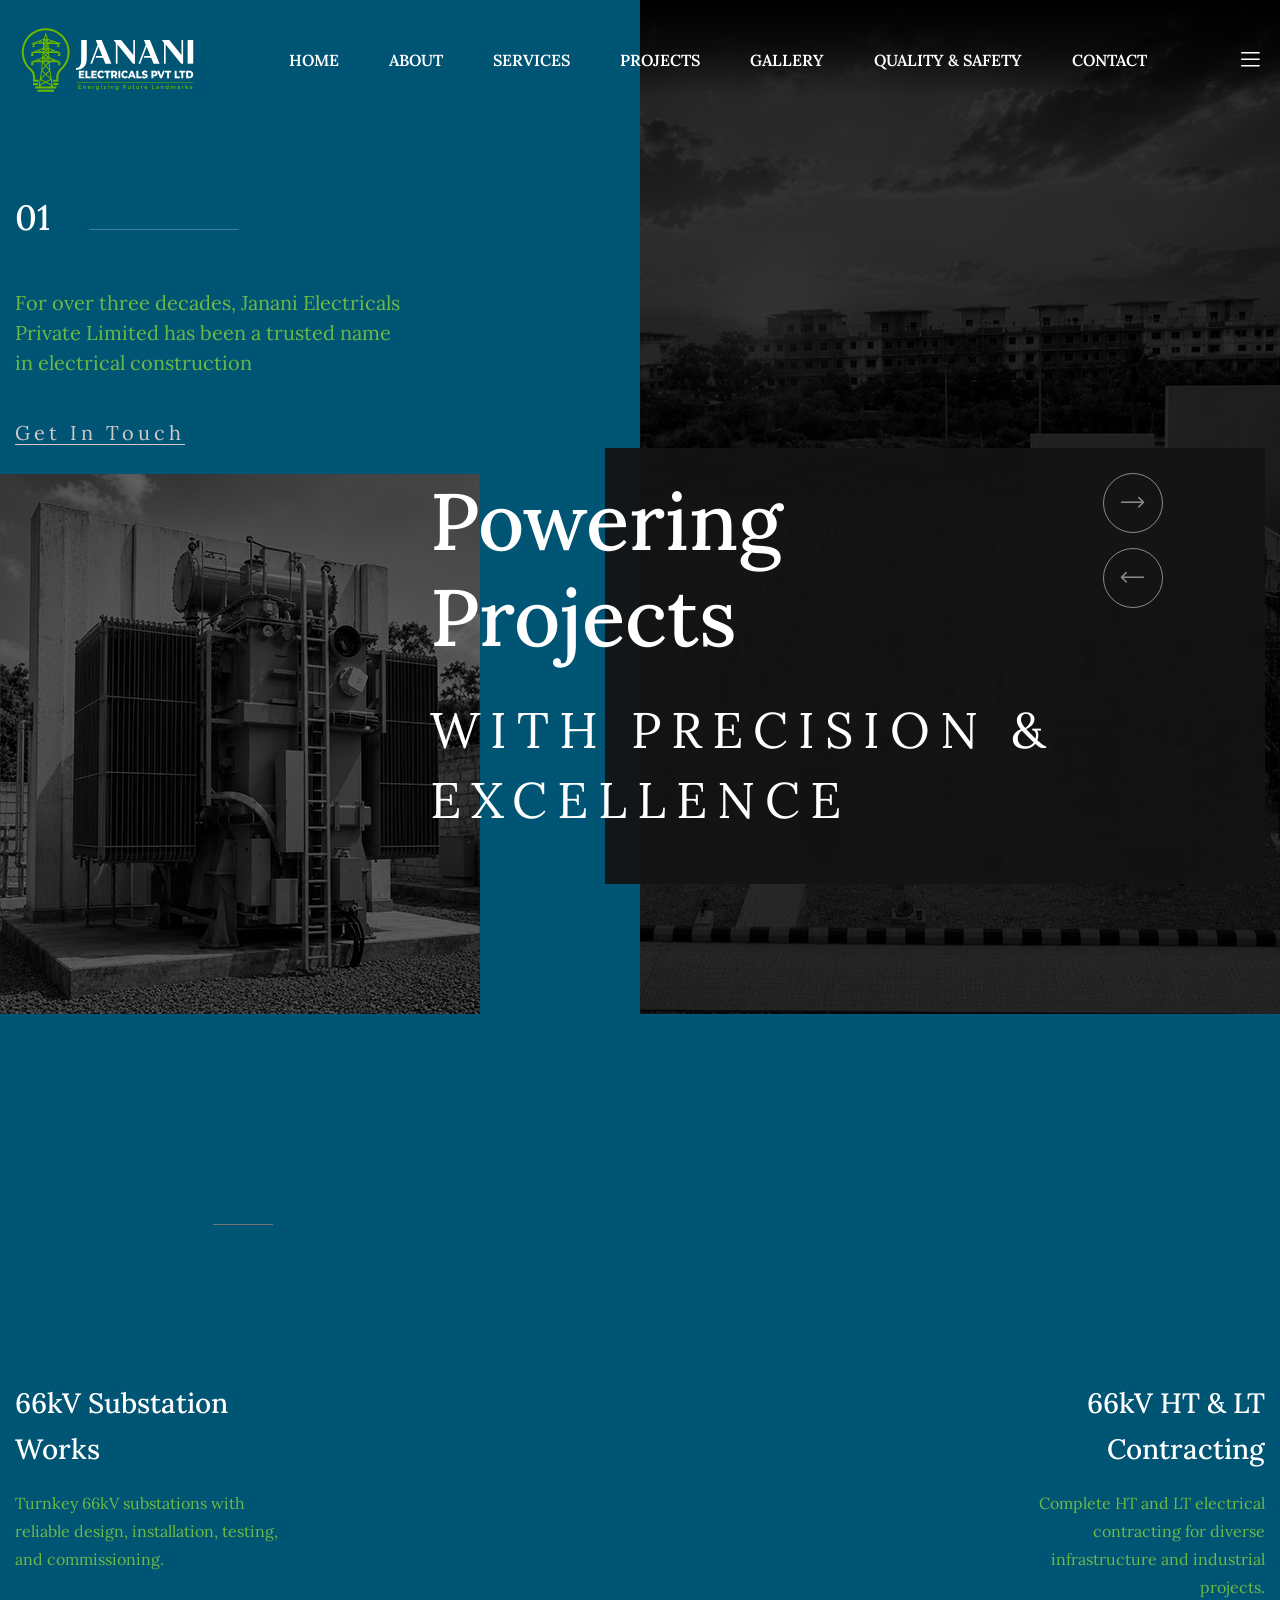
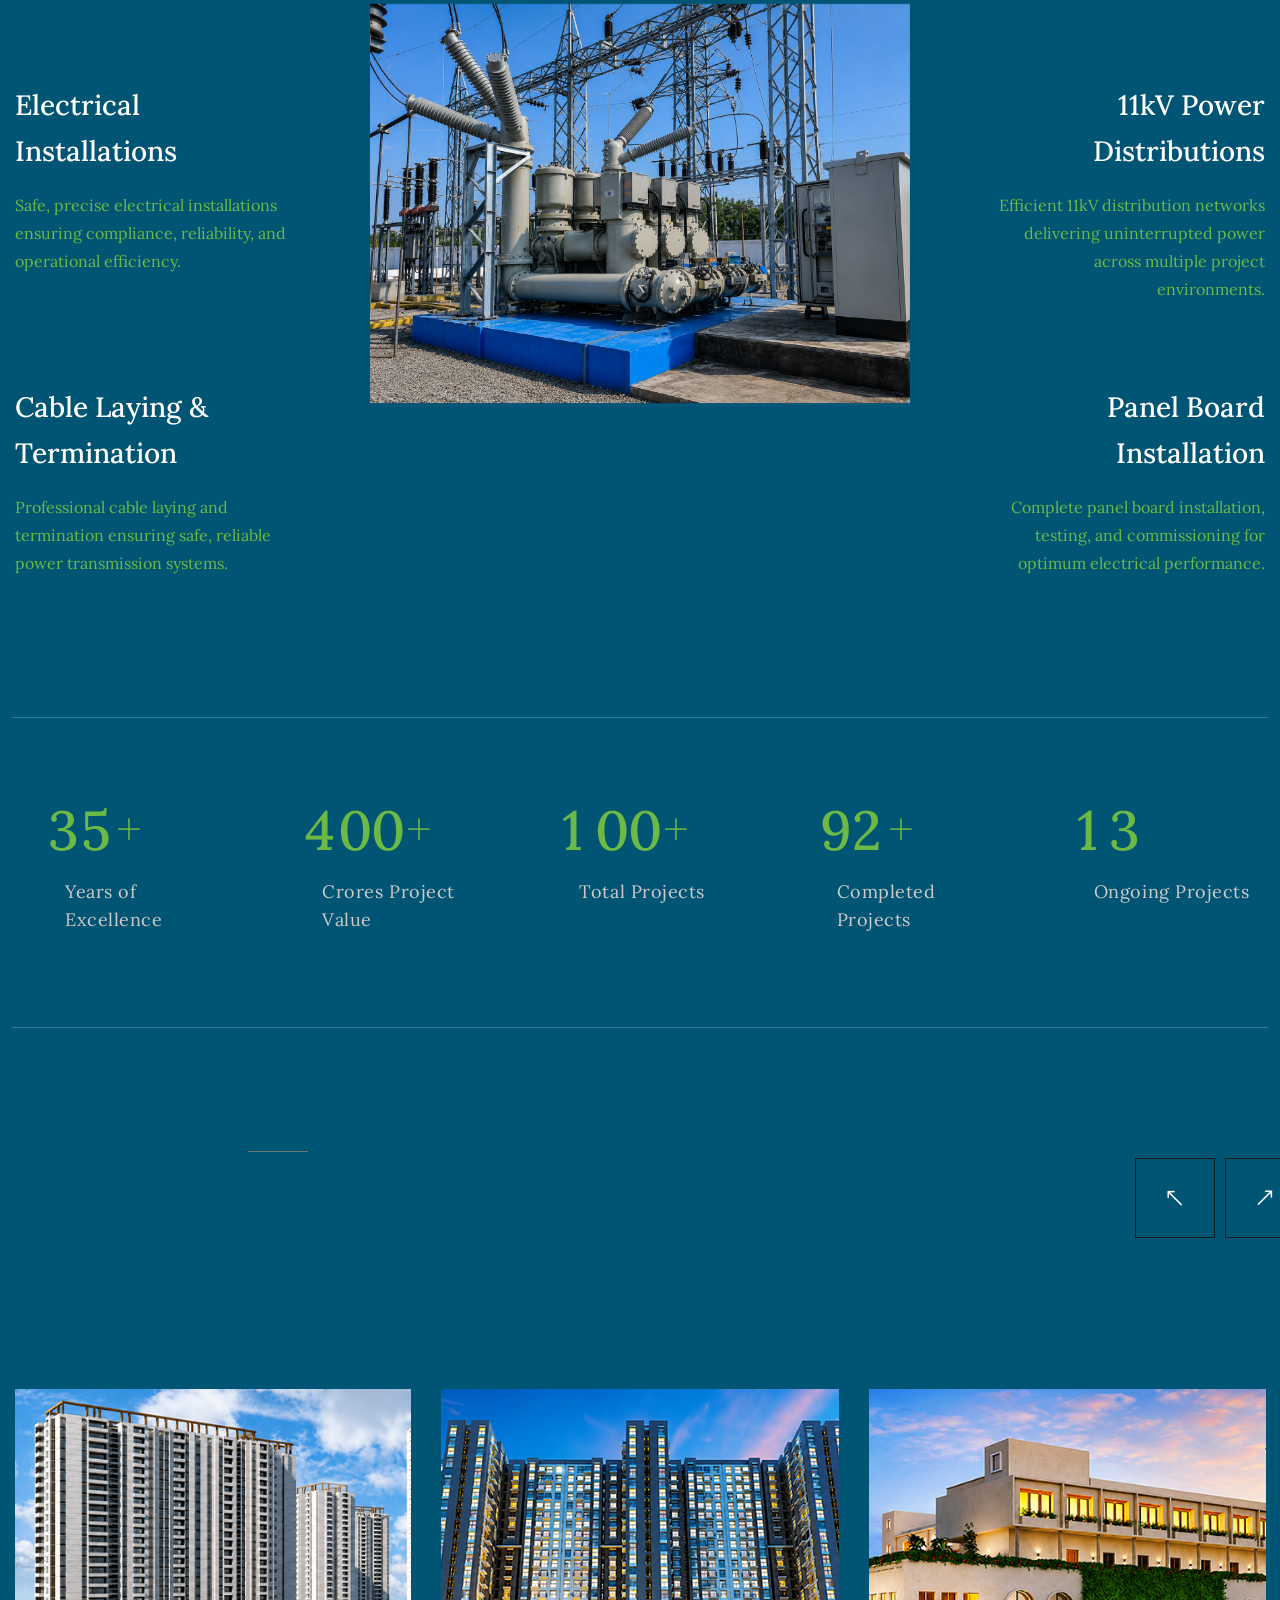
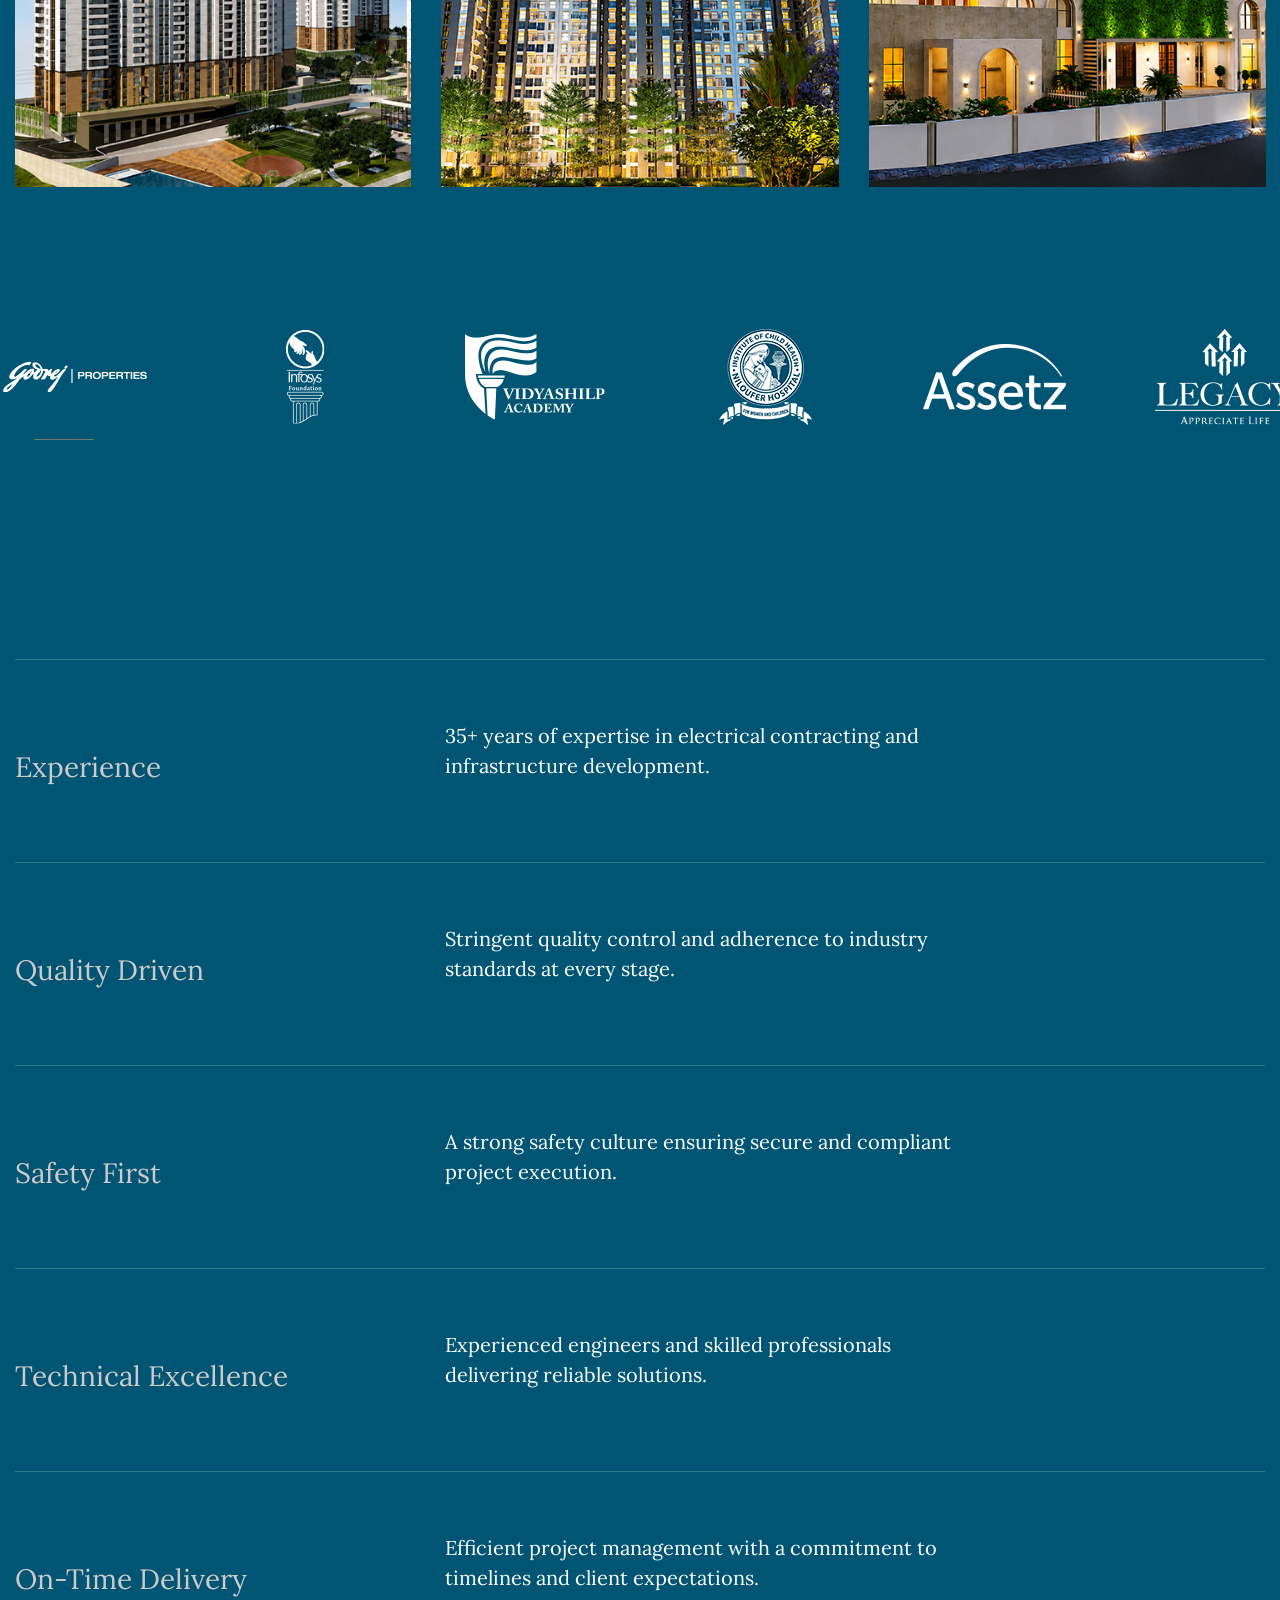
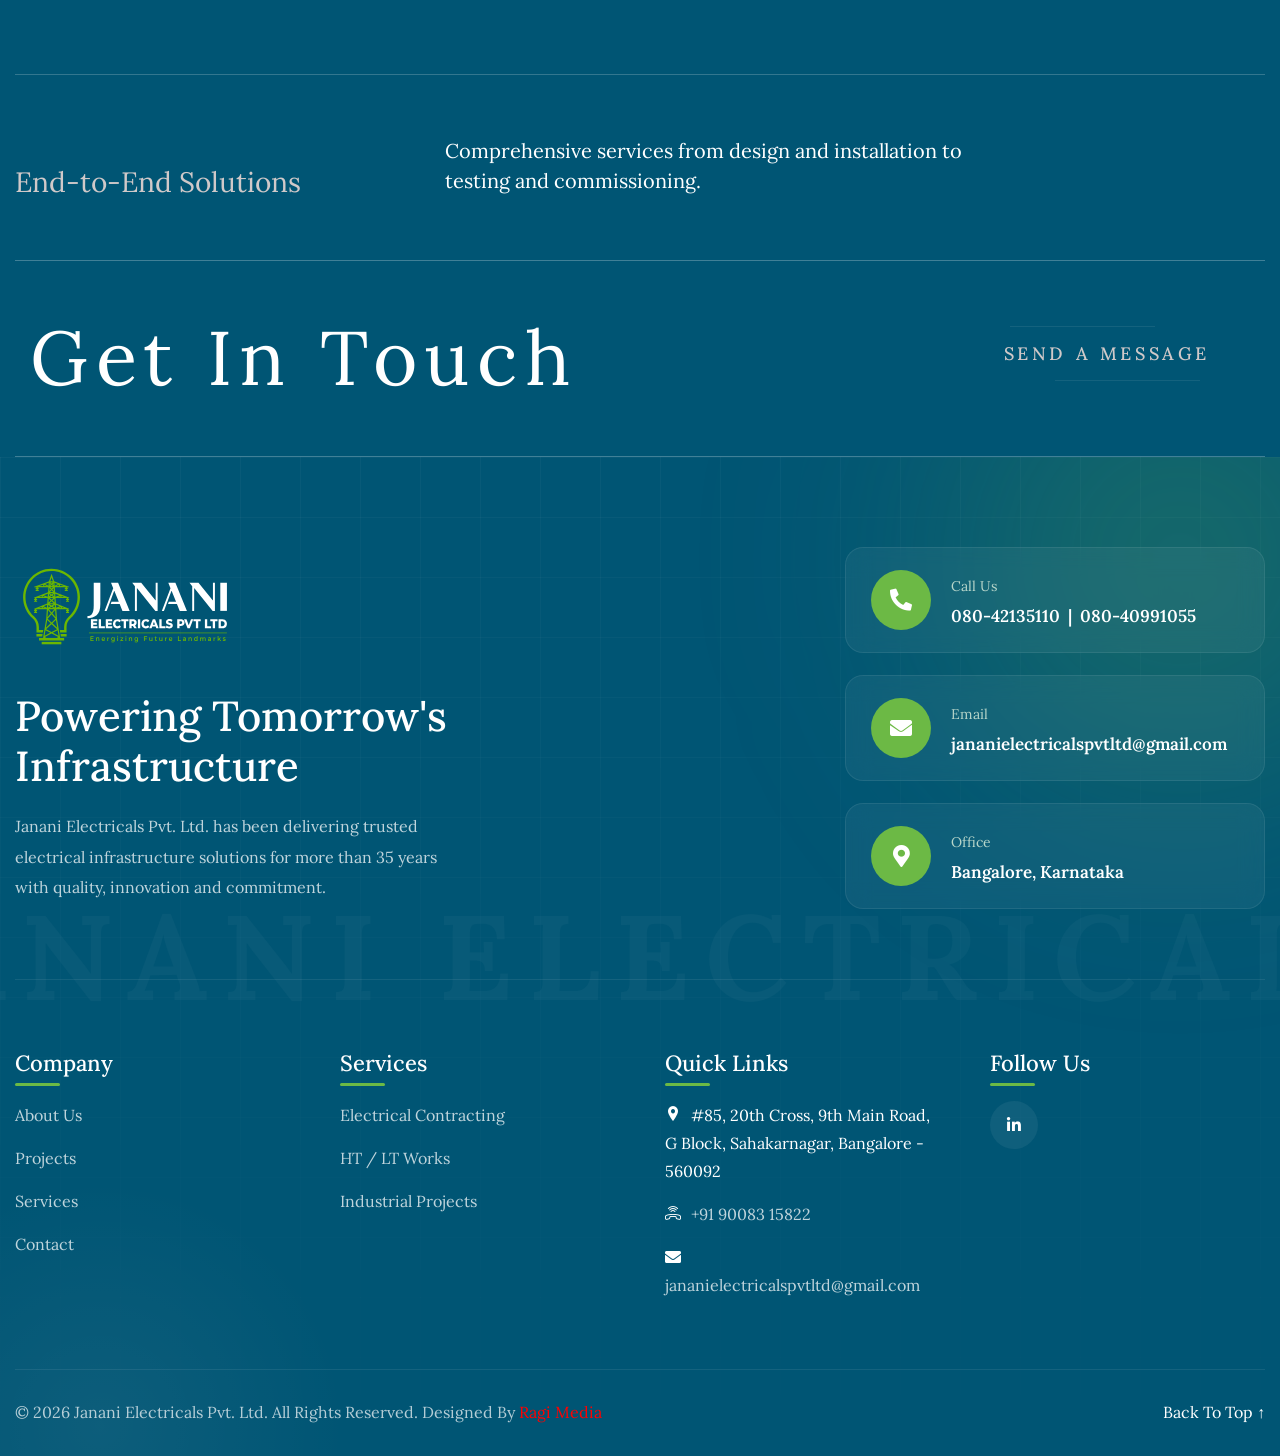
<file: index.html>
<!doctype html>
<html lang="en">
  <head>
    <meta charset="UTF-8" />
    <meta name="viewport" content="width=device-width, initial-scale=1.0" />
    <title>Electrical Contractors in Bangalore | Janani Electricals</title>
    <!-- Favicons Icons -->
    <link
      rel="apple-touch-icon"
      sizes="180x180"
      href="assets/images/favicons/apple-touch-icon.png"
    />
    <link
      rel="icon"
      type="image/png"
      sizes="32x32"
      href="assets/images/favicons/favicon-32x32.png"
    />
    <link
      rel="icon"
      type="image/png"
      sizes="16x16"
      href="assets/images/favicons/favicon-16x16.png"
    />
    <link rel="manifest" href="assets/images/favicons/site.webmanifest" />
    <meta name="description" content="Baosh HTML 5 Template " />

    <!-- Fonts -->
    <link
      href="https://fonts.googleapis.com/css2?family=DM+Sans:ital,opsz,wght@0,9..40,100;0,9..40,200;0,9..40,300;0,9..40,400;0,9..40,500;0,9..40,600;0,9..40,700;0,9..40,800;0,9..40,900;0,9..40,1000;1,9..40,100;1,9..40,200;1,9..40,300;1,9..40,400;1,9..40,500;1,9..40,600;1,9..40,700;1,9..40,800;1,9..40,900;1,9..40,1000&family=Lora:ital,wght@0,400;0,500;0,600;0,700;1,400;1,500;1,600;1,700&display=swap"
      rel="stylesheet"
    />

    <link rel="stylesheet" href="assets/vendors/animate/animate.min.css" />
    <link rel="stylesheet" href="assets/vendors/animate/custom-animate.css" />
    <link
      rel="stylesheet"
      href="assets/vendors/bootstrap/css/bootstrap.min.css"
    />
    <link
      rel="stylesheet"
      href="assets/vendors/bootstrap-select/css/bootstrap-select.min.css"
    />
    <link rel="stylesheet" href="assets/vendors/fontawesome/css/all.min.css" />
    <link
      rel="stylesheet"
      href="assets/vendors/jquery-magnific-popup/jquery.magnific-popup.css"
    />
    <link rel="stylesheet" href="assets/vendors/jquery-ui/jquery-ui.css" />
    <link rel="stylesheet" href="assets/vendors/nice-select/nice-select.css" />
    <link rel="stylesheet" href="assets/vendors/odometer/odometer.min.css" />
    <link
      rel="stylesheet"
      href="assets/vendors/owl-carousel/owl.carousel.min.css"
    />
    <link
      rel="stylesheet"
      href="assets/vendors/owl-carousel/owl.theme.default.min.css"
    />
    <link rel="stylesheet" href="assets/vendors/swiper/swiper.min.css" />
    <link rel="stylesheet" href="assets/vendors/thm-icons/style.css" />
    <link rel="stylesheet" href="assets/vendors/reey-font/stylesheet.css" />

    <!-- template styles -->
    <link rel="stylesheet" href="assets/css/style.css" />
    <link rel="stylesheet" href="assets/css/responsive.css" />
  </head>

  <body>
    <!-- Start Preloader -->
    <div class="loader-wrap">
      <div class="preloader">
        <div class="preloader-close">x</div>
        <div id="handle-preloader" class="handle-preloader">
          <div class="animation-preloader">
            <div class="txt-loading">
              <span data-text-preloader="J" class="letters-loading"> J </span>
              <span data-text-preloader="A" class="letters-loading"> A </span>
              <span data-text-preloader="N" class="letters-loading"> N </span>
              <span data-text-preloader="A" class="letters-loading"> A </span>
              <span data-text-preloader="N" class="letters-loading"> N </span>
              <span data-text-preloader="I" class="letters-loading"> I </span>
            </div>
            <div class="txt-loading">
              <span data-text-preloader="E" class="letters-loading"> E </span>
              <span data-text-preloader="L" class="letters-loading"> L </span>
              <span data-text-preloader="E" class="letters-loading"> E </span>
              <span data-text-preloader="C" class="letters-loading"> C </span>
              <span data-text-preloader="T" class="letters-loading"> T </span>
              <span data-text-preloader="R" class="letters-loading"> R </span>
              <span data-text-preloader="I" class="letters-loading"> I </span>
              <span data-text-preloader="C" class="letters-loading"> C </span>
              <span data-text-preloader="A" class="letters-loading"> A </span>
              <span data-text-preloader="L" class="letters-loading"> L </span>
              <span data-text-preloader="S" class="letters-loading"> S </span>
            </div>
          </div>
        </div>
      </div>
    </div>
    <!-- End Preloader -->

    <div class="page-wrapper">
      <!-- Start sidebar widget content -->
      <div class="xs-sidebar-group info-group info-sidebar">
        <div class="xs-overlay xs-bg-black"></div>
        <div class="xs-sidebar-widget">
          <div class="sidebar-widget-container">
            <div class="widget-heading">
              <a href="#" class="close-side-widget">X</a>
            </div>
            <div class="sidebar-textwidget">
              <div class="sidebar-info-contents">
                <div class="content-inner">
                  <div class="logo">
                    <a href="index.html"
                      ><img src="assets/images/resources/LOGO.svg" alt=""
                    /></a>
                  </div>
                  <div class="content-box">
                    <h4>About Us</h4>
                    <div class="inner-text">
                      <p>
                        For over three decades, Janani Electricals Private
                        Limited has been a trusted name in electrical
                        construction. Established in 1990, we have built a
                        strong reputation for delivering reliable electrical
                        infrastructure solutions backed by technical expertise,
                        quality workmanship, and timely execution.
                      </p>
                    </div>
                  </div>

                  <div class="form-inner">
                    <h4>Get a free quote</h4>
                    <form action="index.html" method="post">
                      <div class="form-group">
                        <input
                          type="text"
                          name="name"
                          placeholder="Name"
                          required=""
                        />
                      </div>
                      <div class="form-group">
                        <input
                          type="email"
                          name="email"
                          placeholder="Email"
                          required=""
                        />
                      </div>
                      <div class="form-group">
                        <textarea
                          name="message"
                          placeholder="Message..."
                        ></textarea>
                      </div>
                      <div class="form-group message-btn">
                        <button
                          class="thm-btn"
                          type="submit"
                          data-loading-text="Please wait..."
                        >
                          <span class="txt">Submit Now</span>
                          <span class="bdrl"></span>
                          <span class="bdrr"></span>
                        </button>
                      </div>
                    </form>
                  </div>

                  <div class="sidebar-contact-info">
                    <h4>Contact Info</h4>
                    <ul>
                      <li>
                        <span class="icon-placeholder-1"></span> #85, 20th
                        Cross, 9th Main Road G Block, Sahakarnagar Bangalore –
                        560092
                      </li>
                      <li>
                        <span class="icon-ringing"></span>
                        <a
                          href="tel: +91 90083 15822
"
                        >
                          +91 90083 15822
                        </a>
                      </li>
                      <li>
                        <span class="fa fa-envelope"></span>
                        <a
                          href="mailto: jananielectricalspvtltd@gmail.com  
"
                        >
                          jananielectricalspvtltd@gmail.com
                        </a>
                      </li>
                    </ul>
                  </div>
                  <div class="thm-social-link1">
                    <ul class="social-box">
                      <li class="facebook">
                        <a href="#"
                          ><i class="fab fa-linkedin-in" aria-hidden="true"></i
                        ></a>
                      </li>
                    </ul>
                  </div>
                </div>
              </div>
            </div>
          </div>
        </div>
      </div>
      <!-- End sidebar widget content -->

      <!--Start Main Header Two-->
      <header class="main-header main-header-two">
        <div class="main-header-two__inner">
          <nav class="main-menu main-menu-one">
            <div class="main-menu__wrapper clearfix">
              <div class="auto-container">
                <div class="main-menu__wrapper-inner">
                  <div class="main-header-two__left">
                    <div class="logo-box-one">
                      <a href="index.html">
                        <img
                          src="assets/images/resources/LOGO.svg"
                          alt="Awesome Logo"
                          title=""
                        />
                      </a>
                    </div>
                  </div>

                  <div class="main-menu-box">
                    <a href="#" class="mobile-nav__toggler">
                      <i class="fa fa-bars"></i>
                    </a>

                    <ul class="main-menu__list">
                      <li>
                        <a href="index.html">Home</a>
                      </li>
                      <li>
                        <a href="about.html">About</a>
                      </li>

                      <li>
                        <a href="services.html">Services</a>
                      </li>
                      <li>
                        <a href="portfolio.html">Projects</a>
                      </li>
                      <li>
                        <a href="gallery.html">Gallery</a>
                      </li>

                      <li>
                        <a href="quality.html">Quality & Safety</a>
                      </li>

                      <li>
                        <a href="contact.html">Contact</a>
                      </li>
                    </ul>
                  </div>

                  <div class="main-header-two__right">
                    <!-- <div class="header-search-box">
                      <a
                        href="#"
                        class="main-menu__search search-toggler icon-search-interface-symbol"
                      >
                      </a>
                    </div> -->

                    <div class="side-content-button-box">
                      <div class="side-content-button">
                        <a class="navSidebar-button" href="#">
                          <span class="icon-menu"></span>
                        </a>
                      </div>
                    </div>
                  </div>
                </div>
              </div>
            </div>
          </nav>
        </div>
      </header>
      <!--End Main Header Two-->

      <div class="stricky-header stricky-header--one stricked-menu main-menu">
        <div class="sticky-header__content"></div>
        <!-- /.sticky-header__content -->
      </div>
      <!-- /.stricky-header -->

      <!--Start Main Slider Two-->
      <section class="main-slider main-slider-two">
        <div
          class="swiper-container thm-swiper__slider"
          data-swiper-options='{"slidesPerView": 1, "loop": true,
                "effect": "fade",
                "pagination": {
                "el": "#main-slider-pagination",
                "type": "bullets",
                "clickable": true
                },
                "navigation": {
                "nextEl": "#main-slider__swiper-button-next",
                "prevEl": "#main-slider__swiper-button-prev"
                },
                "autoplay": {
                "delay": 5000
                }}'
        >
          <div class="swiper-wrapper">
            <!--Start Main Slider Two Single-->
            <div class="swiper-slide">
              <div
                class="image-layer"
                style="background-image: url(assets/images/slides/slider1.png)"
              ></div>
              <div
                class="main-slider-two__bg"
                style="background-image: url(assets/images/slides/slider2.png)"
              ></div>
              <div class="auto-container">
                <div class="main-slider-two__single">
                  <div class="main-slider-two__single-top">
                    <div class="counter-box">
                      <div class="number">
                        <h2>01</h2>
                      </div>
                      <div class="border-box"></div>
                    </div>
                    <div class="text">
                      <p>
                        For over three decades, Janani Electricals <br />Private
                        Limited has been a trusted name <br />
                        in electrical construction
                      </p>
                    </div>
                    <div class="btn-box">
                      <a href="#">Get In Touch</a>
                    </div>
                  </div>

                  <div class="main-slider-two__single-bottom">
                    <div class="title-box">
                      <h2>Powering Projects</h2>
                      <h3>with Precision & Excellence</h3>
                    </div>
                  </div>
                </div>
              </div>
            </div>
            <!--End Main Slider Two Single-->

            <!--Start Main Slider Two Single-->
            <div class="swiper-slide">
              <div
                class="image-layer"
                style="background-image: url(assets/images/slides/slider.png)"
              ></div>
              <div
                class="main-slider-two__bg"
                style="background-image: url(assets/images/slides/slides.png)"
              ></div>
              <div class="auto-container">
                <div class="main-slider-two__single">
                  <div class="main-slider-two__single-top">
                    <div class="counter-box">
                      <div class="number">
                        <h2>02</h2>
                      </div>
                      <div class="border-box"></div>
                    </div>
                    <div class="text">
                      <p>
                        Established in 1990, we have built <br />a strong
                        reputation for delivering reliable<br />
                        electrical infrastructure solutions backed by
                        <br />technical expertise, quality workmanship, and
                        timely execution.
                      </p>
                    </div>
                    <div class="btn-box">
                      <a href="#">Get In Touch</a>
                    </div>
                  </div>

                  <div class="main-slider-two__single-bottom">
                    <div class="title-box">
                      <h2>End-to-End Electrical Contracting</h2>
                      <h3>Solutions</h3>
                    </div>
                  </div>
                </div>
              </div>
            </div>
            <!--End Main Slider Two Single-->

            <!--Start Main Slider Two Single-->
            <div class="swiper-slide">
              <div
                class="image-layer"
                style="background-image: url(assets/images/slides/slidesrs.png)"
              ></div>
              <div
                class="main-slider-two__bg"
                style="background-image: url(assets/images/slides/slidep.png)"
              ></div>
              <div class="auto-container">
                <div class="main-slider-two__single">
                  <div class="main-slider-two__single-top">
                    <div class="counter-box">
                      <div class="number">
                        <h2>03</h2>
                      </div>
                      <div class="border-box"></div>
                    </div>
                    <div class="text">
                      <p>
                        Our commitment to safety, innovation, and customer
                        satisfaction has enabled us to successfully execute
                        projects worth over ₹400 Crores <br />
                        while maintaining long-term relationships with
                        leading<br />
                        builders, developers, and corporate clients.
                      </p>
                    </div>
                    <div class="btn-box">
                      <a href="#">Get In Touch</a>
                    </div>
                  </div>

                  <div class="main-slider-two__single-bottom">
                    <div class="title-box">
                      <h2>
                        Super Grade <br />
                        Electrical
                      </h2>
                      <h3>Contractor</h3>
                    </div>
                  </div>
                </div>
              </div>
            </div>
            <!--End Main Slider Two Single-->
          </div>

          <!-- If we need navigation buttons -->
          <div class="main-slider__nav">
            <div
              class="swiper-button-prev"
              id="main-slider__swiper-button-next"
            >
              <i class="icon-arrow-right"></i>
            </div>
            <div
              class="swiper-button-next"
              id="main-slider__swiper-button-prev"
            >
              <i class="icon-arrow-left"></i>
            </div>
          </div>
        </div>
      </section>
      <!--End Main Slider Two-->

      <!--Start Services Two -->
      <section class="services-two">
        <div class="container">
          <div class="sec-title tg-heading-subheading animation-style2">
            <div class="sec-title__tagline">
              <p class="tg-element-title">our services</p>
              <div class="border-box"></div>
            </div>
            <h2 class="sec-title__title tg-element-title">What We Offer</h2>
          </div>
          <div class="row">
            <div class="col-xl-12">
              <div class="services-two__inner">
                <div class="services-two__middle-content">
                  <div class="img-box float-bob-y">
                    <img src="assets/images/about/about.jpeg" alt="" />
                  </div>

                  <!-- <div class="services-two__video">
                    <div class="video-box">
                      <a
                        class="video-popup"
                        title="Video Gallery"
                        href="https://www.youtube.com/watch?v=p25gICT63ek"
                        style="visibility: visible"
                      >
                        <i class="icon-play-button-1" aria-hidden="true"></i>
                        <span class="ripple"></span>
                      </a>
                    </div>

                    <div class="title-box">
                      <h3>Watch Video</h3>
                    </div>
                  </div> -->
                </div>

                <ul class="services-two__list">
                  <li
                    class="services-two__list-item wow fadeInLeft"
                    data-wow-delay="100ms"
                    data-wow-duration="1000ms"
                  >
                    <div class="content-box">
                      <h2><a href="#">66kV Substation Works</a></h2>
                      <p>
                        Turnkey 66kV substations with reliable design,
                        installation, testing, and commissioning.
                      </p>
                    </div>
                  </li>

                  <li
                    class="services-two__list-item style2 wow fadeInRight"
                    data-wow-delay="0ms"
                    data-wow-duration="1000ms"
                  >
                    <!-- <div class="icon-box">
                      <span class="icon-creative-idea"></span>
                    </div> -->
                    <div class="content-box">
                      <h2><a href="#">66kV HT & LT Contracting</a></h2>
                      <p>
                        Complete HT and LT electrical contracting for diverse
                        infrastructure and industrial projects.
                      </p>
                    </div>
                  </li>
                </ul>

                <ul class="services-two__list style2">
                  <li
                    class="services-two__list-item wow fadeInLeft"
                    data-wow-delay="100ms"
                    data-wow-duration="1000ms"
                  >
                    <!-- <div class="icon-box">
                      <span class="icon-promotion"></span>
                    </div> -->

                    <div class="content-box">
                      <h2><a href="#">Electrical Installations</a></h2>
                      <p>
                        Safe, precise electrical installations ensuring
                        compliance, reliability, and operational efficiency.
                      </p>
                    </div>
                  </li>

                  <li
                    class="services-two__list-item style2 wow fadeInRight"
                    data-wow-delay="0ms"
                    data-wow-duration="1000ms"
                  >
                    <!-- <div class="icon-box">
                      <span class="icon-interior-design"></span>
                    </div> -->

                    <div class="content-box">
                      <h2>
                        <a href="#">11kV Power Distributions</a>
                      </h2>
                      <p>
                        Efficient 11kV distribution networks delivering
                        uninterrupted power across multiple project
                        environments.
                      </p>
                    </div>
                  </li>
                </ul>

                <ul class="services-two__list style2">
                  <li
                    class="services-two__list-item wow fadeInLeft"
                    data-wow-delay="100ms"
                    data-wow-duration="1000ms"
                  >
                    <!-- <div class="icon-box">
                      <span class="icon-promotion"></span>
                    </div> -->

                    <div class="content-box">
                      <h2><a href="#">Cable Laying & Termination </a></h2>
                      <p>
                        Professional cable laying and termination ensuring safe,
                        reliable power transmission systems.
                      </p>
                    </div>
                  </li>

                  <li
                    class="services-two__list-item style2 wow fadeInRight"
                    data-wow-delay="0ms"
                    data-wow-duration="1000ms"
                  >
                    <!-- <div class="icon-box">
                      <span class="icon-interior-design"></span>
                    </div> -->

                    <div class="content-box">
                      <h2>
                        <a href="#">Panel Board Installation</a>
                      </h2>
                      <p>
                        Complete panel board installation, testing, and
                        commissioning for optimum electrical performance.
                      </p>
                    </div>
                  </li>
                </ul>
              </div>
            </div>
          </div>
        </div>
      </section>
      <!--Start Services Two -->

      <!--Start Counter Two -->
      <section class="counter-two">
        <div class="container-fluid">
          <div class="counter-two__inner">
            <div class="counter-two__inner-box">
              <div class="row">
                <!--End Counter Two Single-->
                <div
                  class="col-xl col-lg-6 col-md-6 wow slideInDown animated"
                  data-wow-delay="0.1s"
                  data-wow-duration="1500ms"
                >
                  <div class="counter-two__single">
                    <div class="counter-two__single-top">
                      <!-- <div class="count-box">4.</div> -->
                      <div class="counter-box">
                        <h2>
                          <span class="odometer" data-count="35">00</span>
                          <span class="plus icon-plus-1"></span>
                        </h2>
                      </div>
                    </div>

                    <div class="counter-two__single-bottom">
                      <p>Years of Excellence</p>
                    </div>
                  </div>
                </div>
                <!--End Counter Two Single-->
                <!--Start Counter Two Single-->
                <div
                  class="col-xl col-lg-6 col-md-6 wow slideInUp animated"
                  data-wow-delay="0.1s"
                  data-wow-duration="1500ms"
                >
                  <div class="counter-two__single">
                    <div class="counter-two__single-top">
                      <!-- <div class="count-box">1.</div> -->
                      <div class="counter-box">
                        <h2>
                          <span class="odometer" data-count="400">00</span>
                          <span class="plus icon-plus-1"></span>
                          <!-- <span class="0">0</span> -->
                        </h2>
                      </div>
                    </div>

                    <div class="counter-two__single-bottom">
                      <p>Crores Project Value</p>
                    </div>
                  </div>
                </div>
                <!--End Counter Two Single-->

                <!--Start Counter Two Single-->
                <div
                  class="col-xl col-lg-6 col-md-6 wow slideInDown animated"
                  data-wow-delay="0.1s"
                  data-wow-duration="1500ms"
                >
                  <div class="counter-two__single">
                    <div class="counter-two__single-top">
                      <!-- <div class="count-box">2.</div> -->
                      <div class="counter-box">
                        <h2>
                          <span class="odometer" data-count="100">00</span>
                          <span class="plus icon-plus-1"></span>
                        </h2>
                      </div>
                    </div>

                    <div class="counter-two__single-bottom">
                      <p>Total Projects</p>
                    </div>
                  </div>
                </div>
                <!--End Counter Two Single-->

                <!--Start Counter Two Single-->
                <div
                  class="col-xl col-lg-6 col-md-6 wow slideInUp animated"
                  data-wow-delay="0.1s"
                  data-wow-duration="1500ms"
                >
                  <div class="counter-two__single">
                    <div class="counter-two__single-top">
                      <!-- <div class="count-box">3.</div> -->
                      <div class="counter-box">
                        <h2>
                          <span class="odometer" data-count="92">00</span>
                          <span class="plus icon-plus-1"></span>
                        </h2>
                      </div>
                    </div>

                    <div class="counter-two__single-bottom">
                      <p>Completed Projects</p>
                    </div>
                  </div>
                </div>
                <!--End Counter Two Single-->

                <!--Start Counter Two Single-->
                <div
                  class="col-xl col-lg-6 col-md-6 wow slideInUp animated"
                  data-wow-delay="0.1s"
                  data-wow-duration="1500ms"
                >
                  <div class="counter-two__single">
                    <div class="counter-two__single-top">
                      <!-- <div class="count-box">3.</div> -->
                      <div class="counter-box">
                        <h2>
                          <span class="odometer" data-count="13">00</span>
                          <!-- <span class="plus icon-plus-1"></span> -->
                        </h2>
                      </div>
                    </div>

                    <div class="counter-two__single-bottom">
                      <p>Ongoing Projects</p>
                    </div>
                  </div>
                </div>
                <!--End Counter Two Single-->

                <!--Start Counter Two Single-->
              </div>
            </div>
          </div>
        </div>
      </section>
      <!--End Counter Two -->

      <!--Start Gallery Two -->
      <section class="gallery-two">
        <div class="container">
          <div class="sec-title tg-heading-subheading animation-style2">
            <div class="sec-title__tagline">
              <p class="tg-element-title">latest projects</p>
              <div class="border-box"></div>
            </div>
            <h2 class="sec-title__title tg-element-title">
              Our Featured Projects
            </h2>
          </div>
          <div class="row">
            <div class="col-xl-12">
              <div class="gallery-two__inner">
                <div
                  class="owl-carousel owl-theme thm-owl__carousel gallery-two__carousel"
                  data-owl-options='{
                                    "loop": true,
                                    "autoplay": true,
                                    "margin": 30,
                                    "nav": true,
                                    "dots": false,
                                    "smartSpeed": 500,
                                    "autoplayTimeout": 10000,
                                    "navText": ["<span class=\"icon-right-arrow-1\"></span>","<span class=\"icon-right-arrow-1\"></span>"],
                                    "responsive": {
                                            "0": {
                                                "items": 4
                                            },
                                            "768": {
                                                "items": 4
                                            },
                                            "992": {
                                                "items": 4
                                            },
                                            "1200": {
                                                "items": 4
                                            }
                                        }
                                    }'
                >
                  <!--Start Gallery Two Single-->
                  <div class="gallery-two__single">
                    <div class="gallery-two__single-img">
                      <div class="inner">
                        <img
                          src="assets/images/gallery/projects/01.png"
                          alt="#"
                        />
                        <div class="overlay-content">
                          <p>Residential</p>
                          <!-- <span>Executed</span> -->
                          <h2><a href="#">ASSETZ MARQ PHASE 3</a></h2>
                        </div>
                      </div>
                    </div>
                  </div>
                  <!--End Gallery Two Single-->
                  <!--Start Gallery Two Single-->
                  <div class="gallery-two__single">
                    <div class="gallery-two__single-img">
                      <div class="inner">
                        <img
                          src="assets/images/gallery/projects/02.png"
                          alt="#"
                        />
                        <div class="overlay-content">
                          <p>Residential</p>
                          <!-- <span>Executed</span> -->
                          <h2><a href="#">GODREJ ANANDA PHASE 2</a></h2>
                        </div>
                      </div>
                    </div>
                  </div>
                  <!--End Gallery Two Single-->
                  <!--Start Gallery Two Single-->
                  <div class="gallery-two__single">
                    <div class="gallery-two__single-img">
                      <div class="inner">
                        <img
                          src="assets/images/gallery//projects/03.png"
                          alt="#"
                        />
                        <div class="overlay-content">
                          <!-- <p>Residential</p>
                          <span>Executed</span> -->
                          <h2><a href="#">century artizan club house</a></h2>
                        </div>
                      </div>
                    </div>
                  </div>
                  <!--End Gallery Two Single-->
                  <!--Start Gallery Two Single-->
                  <div class="gallery-two__single">
                    <div class="gallery-two__single-img">
                      <div class="inner">
                        <img
                          src="assets/images/gallery/projects/04.png"
                          alt="#"
                        />
                        <div class="overlay-content">
                          <p>Residential</p>
                          <!-- <span>Executed</span> -->
                          <h2><a href="#">Assetz Zen and Sato</a></h2>
                        </div>
                      </div>
                    </div>
                  </div>
                  <!--End Gallery Two Single-->
                  <!--Start Gallery Two Single-->
                  <div class="gallery-two__single">
                    <div class="gallery-two__single-img">
                      <div class="inner">
                        <img
                          src="assets/images/gallery/projects/05.png"
                          alt="#"
                        />
                        <div class="overlay-content">
                          <p>Residential</p>
                          <!-- <span>Executed</span> -->
                          <h2><a href="#">ADARSH WELKIN PARK</a></h2>
                        </div>
                      </div>
                    </div>
                  </div>
                  <!--End Gallery Two Single-->

                  <!--Start Gallery Two Single-->
                  <div class="gallery-two__single">
                    <div class="gallery-two__single-img">
                      <div class="inner">
                        <img
                          src="assets/images/gallery/Assetz Marq.png"
                          alt="#"
                        />
                        <div class="overlay-content">
                          <p>Residential</p>
                          <span>Executed</span>
                          <h2><a href="#">Assetzs Marq 1.0</a></h2>
                        </div>
                      </div>
                    </div>
                  </div>
                  <!--End Gallery Two Single-->

                  <!--Start Gallery Two Single-->
                  <div class="gallery-two__single">
                    <div class="gallery-two__single-img">
                      <div class="inner">
                        <img
                          src="assets/images/gallery/Century Linea.png"
                          alt="#"
                        />
                        <div class="overlay-content">
                          <p>Residential</p>
                          <span>Executed</span>
                          <h2><a href="#">Century Linea</a></h2>
                        </div>
                      </div>
                    </div>
                  </div>
                  <!--End Gallery Two Single-->
                </div>
              </div>
            </div>
          </div>
        </div>
      </section>
      <!--End Gallery Two -->

      <!-- ===================== Clients Marquee ===================== -->
      <div
        class="brand-marquee"
        style="background-color: #005574; padding: 20px 0"
      >
        <div class="marquee">
          <div class="marquee-track">
            <!-- Duplicate logos -->
            <div class="brand-item">
              <img src="assets/images/brand/brand-1-4.png" />
            </div>

            <div class="brand-item">
              <img src="assets/images/brand/brand-1-5.png" />
            </div>
            <div class="brand-item">
              <img src="assets/images/brand/Untitled-5-06.png" />
            </div>
            <div class="brand-item">
              <img src="assets/images/brand/Untitled-5-07.png" />
            </div>

            <div class="brand-item">
              <img src="assets/images/brand/assets.png" />
            </div>
            <div class="brand-item">
              <img src="assets/images/brand//Legacy.png" />
            </div>
            <div class="brand-item">
              <img src="assets/images/brand/adarsh.png" />
            </div>

            <div class="brand-item">
              <img src="assets/images/brand/godrej.png" />
            </div>

            <!-- Duplicate logos -->
            <div class="brand-item">
              <img src="assets/images/brand/brand-1-4.png" />
            </div>

            <div class="brand-item">
              <img src="assets/images/brand/brand-1-5.png" />
            </div>
            <div class="brand-item">
              <img src="assets/images/brand/Untitled-5-06.png" />
            </div>
            <div class="brand-item">
              <img src="assets/images/brand/Untitled-5-07.png" />
            </div>
            <div class="brand-item">
              <img src="assets/images/brand/adarsh.png" />
            </div>
          </div>
        </div>
      </div>

      <!--Start Pricing One -->
      <section class="pricing-one">
        <div class="container">
          <div class="pricing-one__top">
            <div class="sec-title tg-heading-subheading animation-style2">
              <div class="sec-title__tagline">
                <div class="border-box"></div>
              </div>
              <h2 class="sec-title__title tg-element-title m-5">
                Why Choose Us
              </h2>
            </div>
          </div>

          <div class="row">
            <div class="col-xl-12">
              <div class="pricing-one__bottom">
                <ul class="pricing-one__box">
                  <li
                    class="pricing-one__single wow fadeInUp"
                    data-wow-delay=".1s"
                  >
                    <div class="pricing-one__single-left">
                      <div class="pricing-box">
                        <h2><span>Experience</span></h2>
                      </div>

                      <div class="content-box">
                        <h4>
                          35+ years of expertise in electrical contracting and
                          infrastructure development.
                        </h4>
                      </div>
                    </div>
                  </li>

                  <li
                    class="pricing-one__single wow fadeInUp"
                    data-wow-delay=".3s"
                  >
                    <div class="pricing-one__single-left">
                      <div class="pricing-box">
                        <h2><span>Quality Driven </span></h2>
                      </div>

                      <div class="content-box">
                        <h4>
                          Stringent quality control and adherence to industry
                          standards at every stage.
                        </h4>
                      </div>
                    </div>
                  </li>

                  <li
                    class="pricing-one__single wow fadeInUp"
                    data-wow-delay=".3s"
                  >
                    <div class="pricing-one__single-left">
                      <div class="pricing-box">
                        <h2><span>Safety First</span></h2>
                      </div>

                      <div class="content-box">
                        <h4>
                          A strong safety culture ensuring secure and compliant
                          project execution.
                        </h4>
                      </div>
                    </div>
                  </li>
                  <li
                    class="pricing-one__single wow fadeInUp"
                    data-wow-delay=".3s"
                  >
                    <div class="pricing-one__single-left">
                      <div class="pricing-box">
                        <h2><span>Technical Excellence </span></h2>
                      </div>

                      <div class="content-box">
                        <h4>
                          Experienced engineers and skilled professionals
                          delivering reliable solutions.
                        </h4>
                      </div>
                    </div>
                  </li>
                  <li
                    class="pricing-one__single wow fadeInUp"
                    data-wow-delay=".3s"
                  >
                    <div class="pricing-one__single-left">
                      <div class="pricing-box">
                        <h2><span>On-Time Delivery</span></h2>
                      </div>

                      <div class="content-box">
                        <h4>
                          Efficient project management with a commitment to
                          timelines and client expectations.
                        </h4>
                      </div>
                    </div>
                  </li>
                  <li
                    class="pricing-one__single wow fadeInUp"
                    data-wow-delay=".3s"
                  >
                    <div class="pricing-one__single-left">
                      <div class="pricing-box">
                        <h2><span>End-to-End Solutions</span></h2>
                      </div>

                      <div class="content-box">
                        <h4>
                          Comprehensive services from design and installation to
                          testing and commissioning.
                        </h4>
                      </div>
                    </div>
                  </li>
                </ul>
              </div>
            </div>
          </div>
        </div>
      </section>
      <!--End Pricing One -->

      <!--Start Slogan One -->
      <section class="slogan-one">
        <div class="auto-container">
          <div class="slogan-one__inner">
            <div class="container">
              <div class="slogan-one__content-box">
                <div class="text-box">
                  <h2>Get In Touch</h2>
                </div>

                <div class="btn-box">
                  <a class="thm-btn" href="contact.html">
                    <span class="txt">Send A Message</span>
                    <span class="bdrl"></span>
                    <span class="bdrr"></span>
                  </a>
                </div>
              </div>
            </div>
          </div>
        </div>
      </section>
      <!--End Slogan One -->

      <!--Start Footer One -->
      <footer class="footer">
        <div class="footer-grid"></div>
        <div class="footer-glow"></div>
        <div class="container">
          <div class="footer-top">
            <div class="footer-brand">
              <img
                src="assets/images/resources/LOGO.svg"
                alt="Janani Electricals"
              />

              <h2>Powering Tomorrow's Infrastructure</h2>

              <p>
                Janani Electricals Pvt. Ltd. has been delivering trusted
                electrical infrastructure solutions for more than 35 years with
                quality, innovation and commitment.
              </p>
            </div>

            <div class="footer-contact">
              <div class="contact-card">
                <div class="icon">
                  <i class="fas fa-phone-alt"></i>
                </div>

                <div>
                  <span>Call Us</span>

                  <h5>080-42135110 &nbsp;|&nbsp; 080-40991055</h5>
                </div>
              </div>

              <div class="contact-card">
                <div class="icon">
                  <i class="fas fa-envelope"></i>
                </div>

                <div>
                  <span>Email</span>

                  <h5>jananielectricalspvtltd@gmail.com</h5>
                </div>
              </div>

              <div class="contact-card">
                <div class="icon">
                  <i class="fas fa-map-marker-alt"></i>
                </div>

                <div>
                  <span>Office</span>

                  <h5>Bangalore, Karnataka</h5>
                </div>
              </div>
            </div>
          </div>

          <div class="footer-middle">
            <div class="footer-column">
              <h4>Company</h4>

              <ul>
                <li><a href="#">About Us</a></li>

                <li><a href="#">Projects</a></li>

                <li><a href="#">Services</a></li>

                <li><a href="#">Contact</a></li>
              </ul>
            </div>

            <div class="footer-column">
              <h4>Services</h4>

              <ul>
                <li><a href="#">Electrical Contracting</a></li>

                <li><a href="#">HT / LT Works</a></li>

                <li><a href="#">Industrial Projects</a></li>
              </ul>
            </div>

            <div class="footer-column">
              <h4>Quick Links</h4>

              <ul>
                <li>
                  <span class="icon-placeholder-1" style="margin-right: 10px"></span>#85, 20th Cross, 9th
                  Main Road, G Block, Sahakarnagar, Bangalore - 560092
                </li>
                <li>
                  <span class="icon-ringing" style="margin-right: 10px"></span
                  ><a
                    href="tel:+919008315822"
                    style="text-decoration: none !important"
                    >+91 90083 15822</a
                  >
                </li>
                <li>
                  <span class="fa fa-envelope" style="margin-right: 10px"></span
                  ><a href="mailto:jananielectricalspvtltd@gmail.com"
                    >jananielectricalspvtltd@gmail.com</a
                  >
                </li>
              </ul>
            </div>

            <div class="footer-column">
              <h4>Follow Us</h4>

              <div class="social-links">
                <!-- <a href="#"><i class="fab fa-facebook-f"></i></a>

                <a href="#"><i class="fab fa-instagram"></i></a> -->

                <a href="https://www.linkedin.com/company/janani-electricals/"
                  ><i class="fab fa-linkedin-in"></i
                ></a>

                <!-- <a href="#"><i class="fab fa-youtube"></i></a> -->
              </div>
            </div>
          </div>

          <div class="footer-bottom">
            <p>
              © 2026 Janani Electricals Pvt. Ltd. All Rights Reserved. Designed
              By
              <a
                href="https://www.ragimedia.com/"
                target="_blank"
                style="color: red"
                >Ragi Media</a
              >
            </p>

            <a href="#" class="back-top"> Back To Top ↑ </a>
          </div>
        </div>
      </footer>
      <!--End Footer One-->
    </div>
    <!-- /.page-wrapper -->

    <div class="mobile-nav__wrapper">
      <div class="mobile-nav__overlay mobile-nav__toggler"></div>
      <div class="mobile-nav__content">
        <span class="mobile-nav__close mobile-nav__toggler">
          <i class="icon-plus"></i>
        </span>
        <div class="logo-box">
          <a href="index.html" aria-label="logo image">
            <img src="assets/images/resources/LOGO.svg" alt="" />
          </a>
        </div>
        <div class="mobile-nav__container"></div>
        <ul class="mobile-nav__contact list-unstyled">
          <li>
            <i class="fa fa-envelope"></i>
            <a href="mailto:jananielectricalspvtltd@gmail.com"
              >jananielectricalspvtltd@gmail.com</a
            >
          </li>
          <li>
            <i class="fa fa-phone-alt"></i>
            <a href="tel:+91 90083 15822">+91 90083 15822</a>
          </li>
        </ul>
        <div class="mobile-nav__social">
          <a href="#" class="fab fa-facebook-square"></a>
          <a href="#" class="fab fa-instagram"></a>
        </div>
      </div>
    </div>

    <script src="assets/vendors/jquery/jquery-3.6.0.min.js"></script>
    <script src="assets/vendors/bootstrap/js/bootstrap.bundle.min.js"></script>
    <script src="assets/vendors/bootstrap-select/js/bootstrap-select.min.js"></script>
    <script src="assets/vendors/isotope/isotope.js"></script>
    <script src="assets/vendors/jquery-ajaxchimp/jquery.ajaxchimp.min.js"></script>
    <script src="assets/vendors/jquery-appear/jquery.appear.min.js"></script>
    <script src="assets/vendors/jquery-magnific-popup/jquery.magnific-popup.min.js"></script>
    <script src="assets/vendors/jquery-ui/jquery-ui.js"></script>
    <script src="assets/vendors/jquery-validate/jquery.validate.min.js"></script>
    <script src="assets/vendors/nice-select/jquery.nice-select.min.js"></script>
    <script src="assets/vendors/odometer/odometer.min.js"></script>
    <script src="assets/vendors/owl-carousel/owl.carousel.min.js"></script>
    <script src="assets/vendors/swiper/swiper.min.js"></script>
    <script src="assets/vendors/wnumb/wNumb.min.js"></script>
    <script src="assets/vendors/wow/wow.js"></script>
    <script src="assets/vendors/jarallax/jarallax.min.js"></script>
    <script src="assets/vendors/sidebar-content/jquery-sidebar-content.js"></script>

    <script src="assets/vendors/gsap/gsap.js"></script>
    <script src="assets/vendors/gsap/ScrollTrigger.js"></script>
    <script src="assets/vendors/gsap/SplitText.js"></script>

    <!-- Template js -->
    <script src="assets/js/custom.js"></script>
  </body>
</html>
</file>
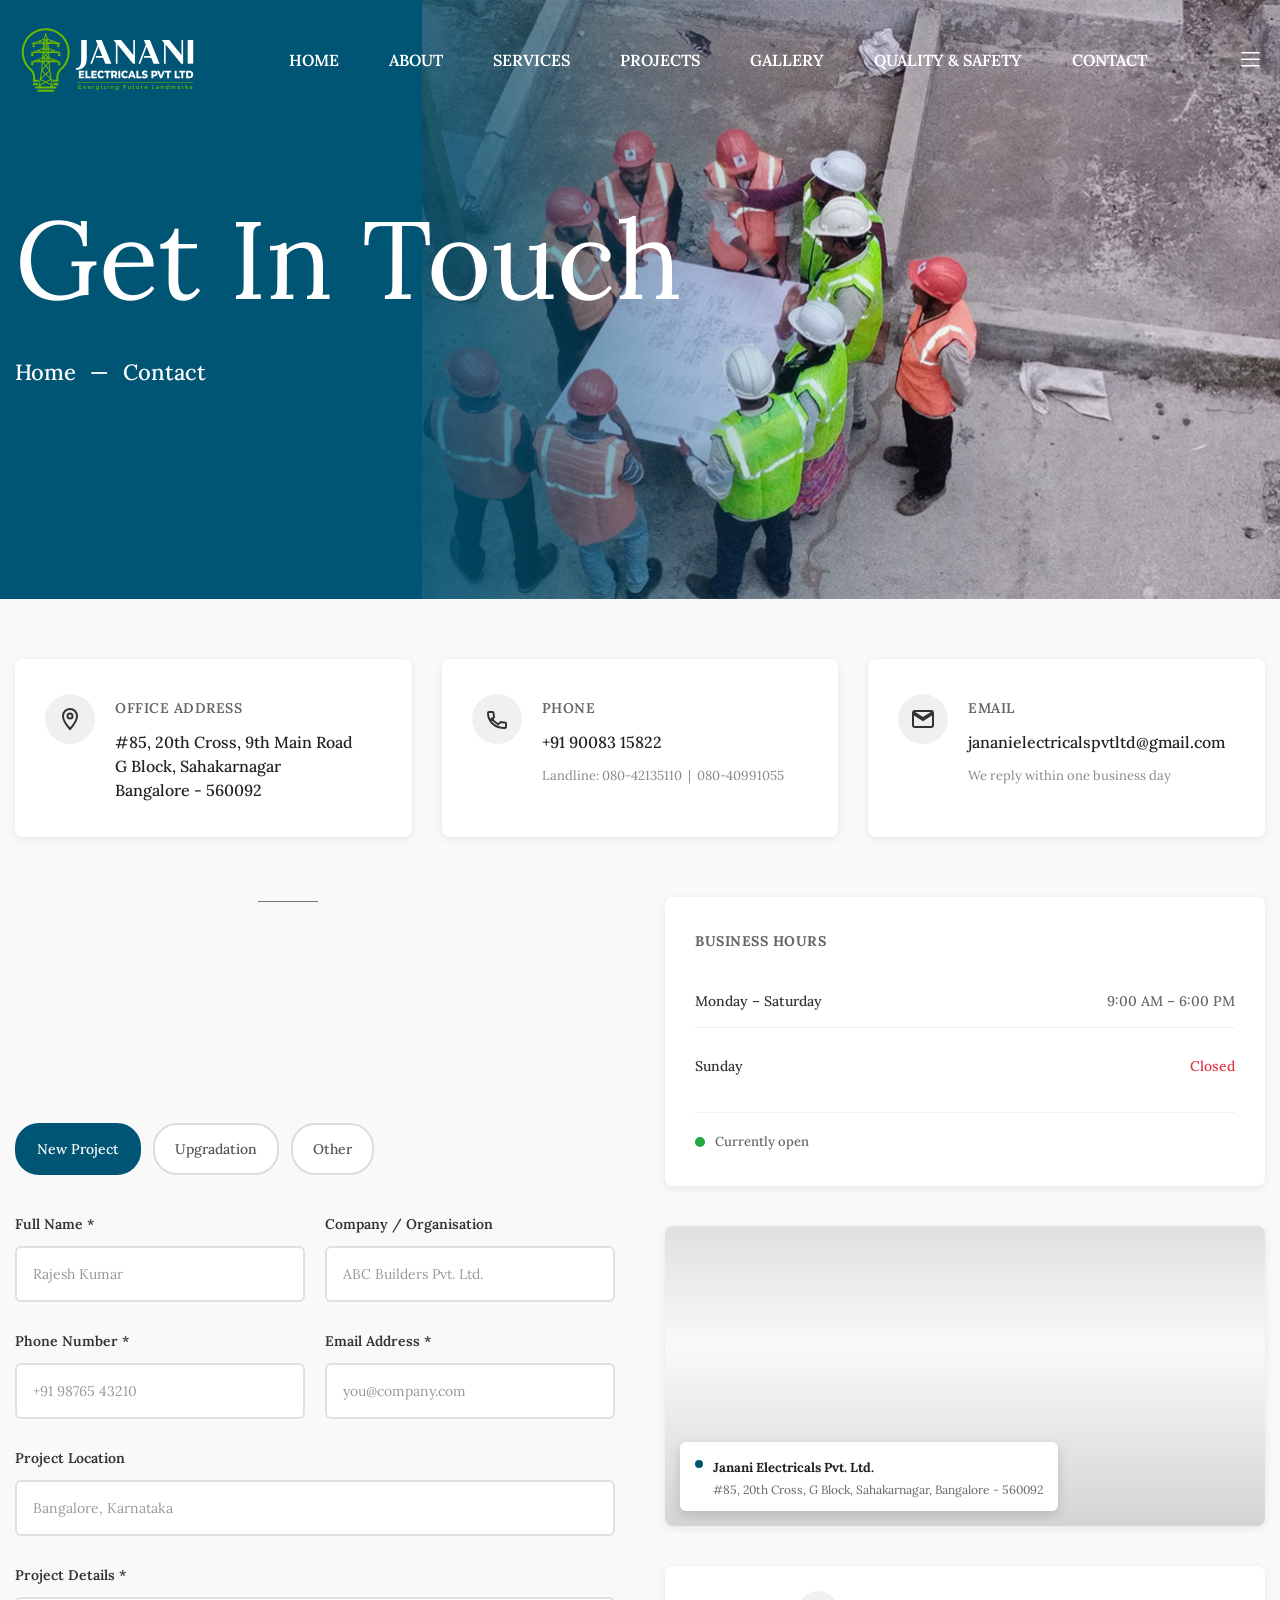
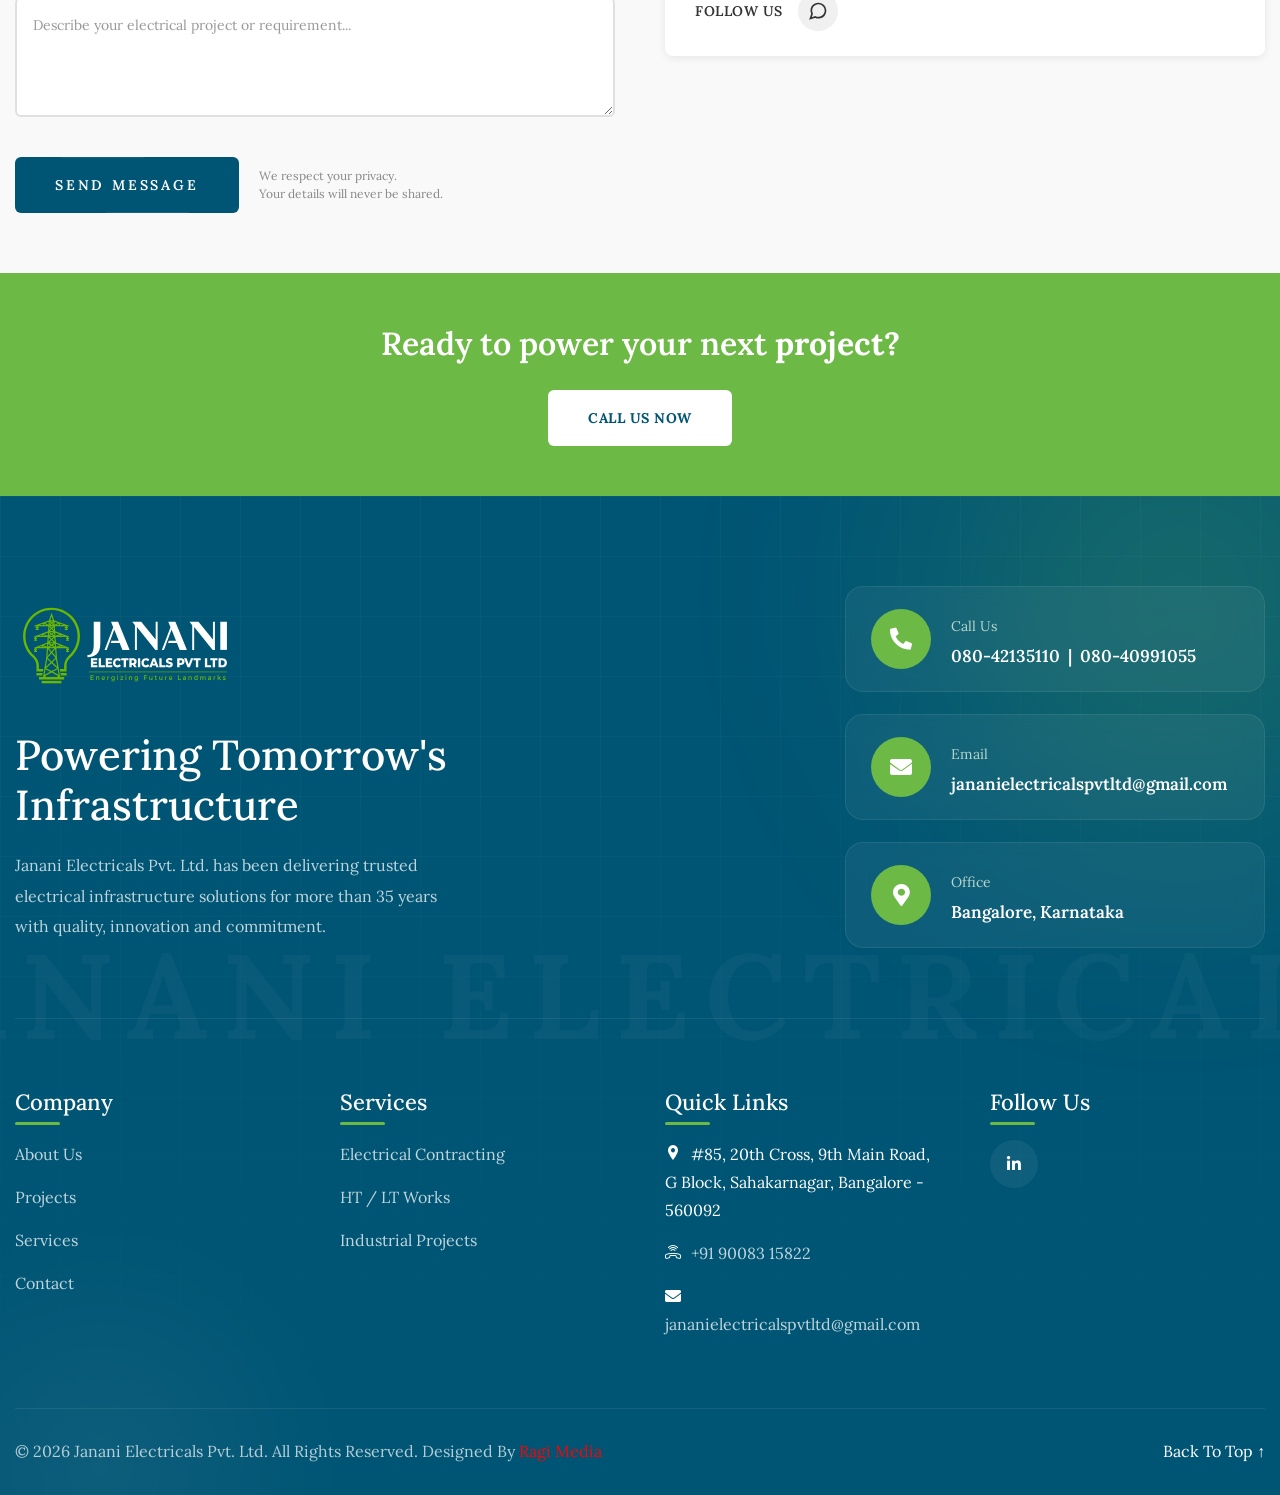
<file: contact.html>
<!doctype html>
<html lang="en">
  <head>
    <meta charset="UTF-8" />
    <meta name="viewport" content="width=device-width, initial-scale=1.0" />
    <title>Contact | Janani Electricals Pvt. Ltd.</title>
    <link
      rel="apple-touch-icon"
      sizes="180x180"
      href="assets/images/favicons/apple-touch-icon.png"
    />
    <link
      rel="icon"
      type="image/png"
      sizes="32x32"
      href="assets/images/favicons/favicon-32x32.png"
    />
    <link
      rel="icon"
      type="image/png"
      sizes="16x16"
      href="assets/images/favicons/favicon-16x16.png"
    />
    <link rel="manifest" href="assets/images/favicons/site.webmanifest" />
    <link
      href="https://fonts.googleapis.com/css2?family=DM+Sans:ital,opsz,wght@0,9..40,300;0,9..40,400;0,9..40,500;0,9..40,600;0,9..40,700;1,9..40,400&family=Lora:ital,wght@0,400;0,500;0,600;0,700;1,400;1,500&display=swap"
      rel="stylesheet"
    />
    <link rel="stylesheet" href="assets/vendors/animate/animate.min.css" />
    <link rel="stylesheet" href="assets/vendors/animate/custom-animate.css" />
    <link
      rel="stylesheet"
      href="assets/vendors/bootstrap/css/bootstrap.min.css"
    />
    <link rel="stylesheet" href="assets/vendors/fontawesome/css/all.min.css" />
    <link rel="stylesheet" href="assets/vendors/thm-icons/style.css" />
    <link rel="stylesheet" href="assets/vendors/reey-font/stylesheet.css" />
    <link
      rel="stylesheet"
      href="assets/vendors/owl-carousel/owl.carousel.min.css"
    />
    <link rel="stylesheet" href="assets/css/style.css" />
    <link rel="stylesheet" href="assets/css/responsive.css" />
    <!-- NEW contact page stylesheet -->
    <link rel="stylesheet" href="assets/css/contact-page.css" />
  </head>
  <body>
    <!-- PRELOADER -->
    <div class="loader-wrap">
      <div class="preloader">
        <div class="preloader-close">x</div>
        <div id="handle-preloader" class="handle-preloader">
          <div class="animation-preloader">
            <div class="txt-loading">
              <span data-text-preloader="J" class="letters-loading">J</span>
              <span data-text-preloader="A" class="letters-loading">A</span>
              <span data-text-preloader="N" class="letters-loading">N</span>
              <span data-text-preloader="A" class="letters-loading">A</span>
              <span data-text-preloader="N" class="letters-loading">N</span>
              <span data-text-preloader="I" class="letters-loading">I</span>
            </div>
            <div class="txt-loading">
              <span data-text-preloader="E" class="letters-loading">E</span>
              <span data-text-preloader="L" class="letters-loading">L</span>
              <span data-text-preloader="E" class="letters-loading">E</span>
              <span data-text-preloader="C" class="letters-loading">C</span>
              <span data-text-preloader="T" class="letters-loading">T</span>
              <span data-text-preloader="R" class="letters-loading">R</span>
              <span data-text-preloader="I" class="letters-loading">I</span>
              <span data-text-preloader="C" class="letters-loading">C</span>
              <span data-text-preloader="A" class="letters-loading">A</span>
              <span data-text-preloader="L" class="letters-loading">L</span>
              <span data-text-preloader="S" class="letters-loading">S</span>
            </div>
          </div>
        </div>
      </div>
    </div>

    <div class="page-wrapper">
      <!-- SIDEBAR -->
      <div class="xs-sidebar-group info-group info-sidebar">
        <div class="xs-overlay xs-bg-black"></div>
        <div class="xs-sidebar-widget">
          <div class="sidebar-widget-container">
            <div class="widget-heading">
              <a href="#" class="close-side-widget">X</a>
            </div>
            <div class="sidebar-textwidget">
              <div class="sidebar-info-contents">
                <div class="content-inner">
                  <div class="logo">
                    <a href="index.html"
                      ><img
                        src="assets/images/resources/logo-1.png"
                        alt="Janani Electricals"
                    /></a>
                  </div>
                  <div class="content-box">
                    <h4>About Us</h4>
                    <div class="inner-text">
                      <p>
                        For over three decades, Janani Electricals Private
                        Limited has been a trusted name in electrical
                        construction. Established in 1990, we deliver reliable
                        electrical infrastructure solutions.
                      </p>
                    </div>
                  </div>
                  <div class="form-inner">
                    <h4>Get a free quote</h4>
                    <form action="index.html" method="post">
                      <div class="form-group">
                        <input
                          type="text"
                          name="name"
                          placeholder="Name"
                          required
                        />
                      </div>
                      <div class="form-group">
                        <input
                          type="email"
                          name="email"
                          placeholder="Email"
                          required
                        />
                      </div>
                      <div class="form-group">
                        <textarea
                          name="message"
                          placeholder="Message..."
                        ></textarea>
                      </div>
                      <div class="form-group message-btn">
                        <button class="thm-btn" type="submit">
                          <span class="txt">Submit Now</span
                          ><span class="bdrl"></span><span class="bdrr"></span>
                        </button>
                      </div>
                    </form>
                  </div>
                  <div class="sidebar-contact-info">
                    <h4>Contact Info</h4>
                    <ul>
                      <li>
                        <span class="icon-placeholder-1"></span>#85, 20th Cross,
                        9th Main Road, G Block, Sahakarnagar, Bangalore - 560092
                      </li>
                      <li>
                        <span class="icon-ringing"></span
                        ><a
                          href="tel:+919008315822"
                          style="text-decoration: none !important"
                          >+91 90083 15822</a
                        >
                      </li>
                      <li>
                        <span class="fa fa-envelope"></span
                        ><a href="mailto:jananielectricalspvtltd@gmail.com"
                          >jananielectricalspvtltd@gmail.com</a
                        >
                      </li>
                    </ul>
                  </div>
                  <div class="thm-social-link1">
                    <ul class="social-box">
                      <li class="facebook">
                        <a href="#"
                          ><i class="fab fa-linkedin-in" aria-hidden="true"></i
                        ></a>
                      </li>
                    </ul>
                  </div>
                </div>
              </div>
            </div>
          </div>
        </div>
      </div>

      <!-- HEADER -->
      <header class="main-header main-header-two">
        <div class="main-header-two__inner">
          <nav class="main-menu main-menu-one">
            <div class="main-menu__wrapper clearfix">
              <div class="auto-container">
                <div class="main-menu__wrapper-inner">
                  <div class="main-header-two__left">
                    <div class="logo-box-one">
                      <a href="index.html">
                        <img
                          src="assets/images/resources/LOGO.svg"
                          alt="Janani Electricals"
                          title=""
                        />
                      </a>
                    </div>
                  </div>
                  <div class="main-menu-box">
                    <a href="#" class="mobile-nav__toggler"
                      ><i class="fa fa-bars"></i
                    ></a>
                    <ul class="main-menu__list">
                      <li><a href="index.html">Home</a></li>
                      <li><a href="about.html">About</a></li>
                      <li><a href="services.html">Services</a></li>
                      <li><a href="portfolio.html">Projects</a></li>
                      <li><a href="gallery.html">Gallery</a></li>
                      <li>
                        <a href="quality.html">Quality &amp; Safety</a>
                      </li>
                      <li class="current">
                        <a href="contact.html">Contact</a>
                      </li>
                    </ul>
                  </div>
                  <div class="main-header-two__right">
                    <div class="side-content-button-box">
                      <div class="side-content-button">
                        <a class="navSidebar-button" href="#"
                          ><span class="icon-menu"></span
                        ></a>
                      </div>
                    </div>
                  </div>
                </div>
              </div>
            </div>
          </nav>
        </div>
      </header>

      <div class="stricky-header stricky-header--one stricked-menu main-menu">
        <div class="sticky-header__content"></div>
      </div>

      <!-- PAGE HEADER -->
      <section class="page-header">
        <div
          class="page-header__bg"
          style="background-image: url(assets/images/backgrounds/contact.jpeg)"
        ></div>
        <div class="container">
          <div class="page-header__inner">
            <h2
              class="wow fadeInLeft"
              data-wow-delay="200ms"
              data-wow-duration="1200ms"
            >
              Get In <span>Touch</span>
            </h2>
            <ul
              class="thm-breadcrumb wow fadeInRight"
              data-wow-delay="200ms"
              data-wow-duration="1200ms"
            >
              <li><a href="index.html">Home</a></li>
              <li><span>—</span></li>
              <li>Contact</li>
            </ul>
          </div>
        </div>
      </section>

      <!-- CONTACT SECTION -->
      <section class="contact-page-section">
        <div class="container">
          <!-- Top 3-card info strip -->
          <div class="contact-info-strip jel-fade">
            <a
              class="contact-info-card"
              href="https://maps.google.com/?q=Janani+Electricals+Sahakarnagar+Bangalore"
              target="_blank"
            >
              <div class="contact-info-card__icon">
                <svg viewBox="0 0 24 24" xmlns="http://www.w3.org/2000/svg">
                  <path
                    d="M12 2C8.13 2 5 5.13 5 9c0 5.25 7 13 7 13s7-7.75 7-13c0-3.87-3.13-7-7-7zm0 9.5c-1.38 0-2.5-1.12-2.5-2.5S10.62 6.5 12 6.5s2.5 1.12 2.5 2.5S13.38 11.5 12 11.5z"
                  />
                </svg>
              </div>
              <div class="contact-info-card__text">
                <span class="contact-info-card__label">Office Address</span>
                <span class="contact-info-card__value"
                  >#85, 20th Cross, 9th Main Road<br />G Block, Sahakarnagar<br />Bangalore
                  - 560092</span
                >
              </div>
            </a>

            <div class="contact-info-card">
              <div class="contact-info-card__icon">
                <svg viewBox="0 0 24 24" xmlns="http://www.w3.org/2000/svg">
                  <path
                    d="M6.62 10.79a15.05 15.05 0 006.59 6.59l2.2-2.2a1 1 0 011.01-.24 11.36 11.36 0 003.57.57 1 1 0 011 1V20a1 1 0 01-1 1C9.61 21 3 14.39 3 6a1 1 0 011-1h3.5a1 1 0 011 1c0 1.25.2 2.45.57 3.57a1 1 0 01-.24 1.01l-2.21 2.21z"
                  />
                </svg>
              </div>
              <div class="contact-info-card__text">
                <span class="contact-info-card__label">Phone</span>
                <span class="contact-info-card__value"
                  ><a
                    href="tel:+919008315822"
                    style="text-decoration: none !important"
                    >+91 90083 15822</a
                  ></span
                >
                <span class="contact-info-card__sub"
                  >Landline: 080-42135110 &nbsp;|&nbsp; 080-40991055</span
                >
              </div>
            </div>

            <a
              class="contact-info-card"
              href="mailto:jananielectricalspvtltd@gmail.com"
            >
              <div class="contact-info-card__icon">
                <svg viewBox="0 0 24 24" xmlns="http://www.w3.org/2000/svg">
                  <path
                    d="M20 4H4c-1.1 0-2 .9-2 2v12c0 1.1.9 2 2 2h16c1.1 0 2-.9 2-2V6c0-1.1-.9-2-2-2zm0 4l-8 5-8-5V6l8 5 8-5v2z"
                  />
                </svg>
              </div>
              <div class="contact-info-card__text">
                <span class="contact-info-card__label">Email</span>
                <span class="contact-info-card__value"
                  >jananielectricalspvtltd@gmail.com</span
                >
                <span class="contact-info-card__sub"
                  >We reply within one business day</span
                >
              </div>
            </a>
          </div>

          <!-- Main 2-column grid -->
          <div class="contact-main-grid">
            <!-- LEFT: Form -->
            <div class="contact-form-panel jel-fade jel-fade-delay-1">
              <div class="sec-title tg-heading-subheading animation-style2">
                <div class="sec-title__tagline">
                  <p class="tg-element-title">Send a message</p>
                  <div class="border-box"></div>
                </div>
                <h2 class="sec-title__title tg-element-title">
                  Tell us about your<br />requirement
                </h2>
              </div>

              <div class="enquiry-tags" id="enquiryTags">
                <button
                  type="button"
                  class="enquiry-tag active"
                  data-val="New Project"
                >
                  New Project
                </button>

                <button
                  type="button"
                  class="enquiry-tag"
                  data-val="Upgradation"
                >
                  Upgradation
                </button>

                <button type="button" class="enquiry-tag" data-val="Other">
                  Other
                </button>
              </div>
              <input type="hidden" id="enquiryType" value="New Project" />

              <form class="contact-form-new" id="contactForm" novalidate>
                <div class="form-row">
                  <div class="form-field">
                    <label for="cf-name">Full Name *</label>
                    <input
                      type="text"
                      id="cf-name"
                      placeholder="Rajesh Kumar"
                      required
                    />
                  </div>
                  <div class="form-field">
                    <label for="cf-company">Company / Organisation</label>
                    <input
                      type="text"
                      id="cf-company"
                      placeholder="ABC Builders Pvt. Ltd."
                    />
                  </div>
                </div>
                <div class="form-row">
                  <div class="form-field">
                    <label for="cf-phone">Phone Number *</label>
                    <input
                      type="tel"
                      id="cf-phone"
                      placeholder="+91 98765 43210"
                      required
                    />
                  </div>
                  <div class="form-field">
                    <label for="cf-email">Email Address *</label>
                    <input
                      type="email"
                      id="cf-email"
                      placeholder="you@company.com"
                      required
                    />
                  </div>
                </div>
                <div class="form-row full">
                  <div class="form-field">
                    <label for="cf-location">Project Location</label>
                    <input
                      type="text"
                      id="cf-location"
                      placeholder="Bangalore, Karnataka"
                    />
                  </div>
                </div>
                <div class="form-row full">
                  <div class="form-field">
                    <label for="cf-message">Project Details *</label>
                    <textarea
                      id="cf-message"
                      placeholder="Describe your electrical project or requirement..."
                      required
                    ></textarea>
                  </div>
                </div>
                <div class="form-submit-row">
                  <button class="thm-btn" type="submit" id="submitBtn">
                    <span class="btn-spinner"></span>
                    <span class="btn-label">Send Message</span>
                  </button>
                  <p class="form-note">
                    We respect your privacy.<br />Your details will never be
                    shared.
                  </p>
                </div>
              </form>

              <div class="form-success" id="formSuccess">
                <div class="form-success__icon">
                  <svg viewBox="0 0 24 24">
                    <polyline points="20 6 9 17 4 12" />
                  </svg>
                </div>
                <h4>Message received!</h4>
                <p>
                  Our team will get back to you within one business day.<br />Thank
                  you for reaching out to Janani Electricals.
                </p>
                <button class="btn-reset" onclick="resetContactForm()">
                  Send another message &rarr;
                </button>
              </div>
            </div>

            <!-- RIGHT: Hours + Map + Social -->
            <div class="contact-right-panel jel-fade jel-fade-delay-2">
              <div class="contact-hours-block">
                <div class="block-label">Business Hours</div>
                <div class="hours-list">
                  <div class="hours-row">
                    <span class="hours-day">Monday – Saturday</span>
                    <span class="hours-time">9:00 AM – 6:00 PM</span>
                  </div>
                  <div class="hours-row">
                    <span class="hours-day">Sunday</span>
                    <span class="hours-time closed">Closed</span>
                  </div>
                </div>
                <div class="status-indicator">
                  <div class="status-dot" id="statusDot"></div>
                  <span class="status-text" id="statusText"
                    >Checking status…</span
                  >
                </div>
              </div>

              <div class="contact-map-block">
                <iframe
                  src="https://www.google.com/maps/embed?pb=!1m18!1m12!1m3!1d3887.440000000!2d77.574960!3d13.056800!2m3!1f0!2f0!3f0!3m2!1i1024!2i768!4f13.1!3m3!1m2!1s0x3bae178b4f8b8a3d%3A0x0!2sSahakarnagar%2C%20Bengaluru%2C%20Karnataka%20560092!5e0!3m2!1sen!2sin!4v1700000000000"
                  allowfullscreen
                  loading="lazy"
                  referrerpolicy="no-referrer-when-downgrade"
                  title="Janani Electricals Location"
                >
                </iframe>
                <div class="map-overlay-gradient"></div>
                <div class="map-location-card">
                  <div class="map-location-card__dot"></div>
                  <div class="map-location-card__text">
                    <div class="map-location-card__name">
                      Janani Electricals Pvt. Ltd.
                    </div>
                    <div class="map-location-card__addr">
                      #85, 20th Cross, G Block, Sahakarnagar, Bangalore - 560092
                    </div>
                  </div>
                </div>
              </div>

              <div class="contact-social-block">
                <span>Follow us</span>
                <!-- <a href="#" class="social-link-btn" aria-label="Facebook">
                  <svg viewBox="0 0 24 24">
                    <path
                      d="M18 2h-3a5 5 0 00-5 5v3H7v4h3v8h4v-8h3l1-4h-4V7a1 1 0 011-1h3z"
                    />
                  </svg>
                </a>
                <a href="#" class="social-link-btn" aria-label="Instagram">
                  <svg
                    viewBox="0 0 24 24"
                    fill="none"
                    stroke="currentColor"
                    stroke-width="2"
                  >
                    <rect x="2" y="2" width="20" height="20" rx="5" />
                    <circle cx="12" cy="12" r="4" />
                    <circle
                      cx="17.5"
                      cy="6.5"
                      r="1"
                      fill="currentColor"
                      stroke="none"
                    />
                  </svg>
                </a> -->
                <a
                  href="https://wa.me/919008315822"
                  target="_blank"
                  class="social-link-btn"
                  aria-label="WhatsApp"
                >
                  <svg
                    viewBox="0 0 24 24"
                    fill="none"
                    stroke="currentColor"
                    stroke-width="2"
                  >
                    <path
                      d="M21 11.5a8.38 8.38 0 01-.9 3.8 8.5 8.5 0 01-7.6 4.7 8.38 8.38 0 01-3.8-.9L3 21l1.9-5.7a8.38 8.38 0 01-.9-3.8 8.5 8.5 0 014.7-7.6 8.38 8.38 0 013.8-.9h.5a8.48 8.48 0 018 8v.5z"
                    />
                  </svg>
                </a>
              </div>
            </div>
          </div>
        </div>
      </section>

      <!-- SLOGAN STRIP -->
      <section class="contact-slogan-strip">
        <div class="container">
          <div class="slogan-inner">
            <h3>Ready to power your next <span>project?</span></h3>
            <a class="slogan-btn" href="tel:+919008315822">Call Us Now</a>
          </div>
        </div>
      </section>

      <!-- FOOTER -->
      <footer class="footer">
        <div class="footer-grid"></div>
        <div class="footer-glow"></div>
        <div class="container">
          <div class="footer-top">
            <div class="footer-brand">
              <img
                src="assets/images/resources/LOGO.svg"
                alt="Janani Electricals"
              />

              <h2>Powering Tomorrow's Infrastructure</h2>

              <p>
                Janani Electricals Pvt. Ltd. has been delivering trusted
                electrical infrastructure solutions for more than 35 years with
                quality, innovation and commitment.
              </p>
            </div>

            <div class="footer-contact">
              <div class="contact-card">
                <div class="icon">
                  <i class="fas fa-phone-alt"></i>
                </div>

                <div>
                  <span>Call Us</span>

                  <h5>080-42135110 &nbsp;|&nbsp; 080-40991055</h5>
                </div>
              </div>

              <div class="contact-card">
                <div class="icon">
                  <i class="fas fa-envelope"></i>
                </div>

                <div>
                  <span>Email</span>

                  <h5>jananielectricalspvtltd@gmail.com</h5>
                </div>
              </div>

              <div class="contact-card">
                <div class="icon">
                  <i class="fas fa-map-marker-alt"></i>
                </div>

                <div>
                  <span>Office</span>

                  <h5>Bangalore, Karnataka</h5>
                </div>
              </div>
            </div>
          </div>

          <div class="footer-middle">
            <div class="footer-column">
              <h4>Company</h4>

              <ul>
                <li><a href="#">About Us</a></li>

                <li><a href="#">Projects</a></li>

                <li><a href="#">Services</a></li>

                <li><a href="#">Contact</a></li>
              </ul>
            </div>

            <div class="footer-column">
              <h4>Services</h4>

              <ul>
                <li><a href="#">Electrical Contracting</a></li>

                <li><a href="#">HT / LT Works</a></li>

                <li><a href="#">Industrial Projects</a></li>
              </ul>
            </div>

            <div class="footer-column">
              <h4>Quick Links</h4>

              <ul>
                <li>
                  <span
                    class="icon-placeholder-1"
                    style="margin-right: 10px"
                  ></span
                  >#85, 20th Cross, 9th Main Road, G Block, Sahakarnagar,
                  Bangalore - 560092
                </li>
                <li>
                  <span class="icon-ringing" style="margin-right: 10px"></span
                  ><a
                    href="tel:+919008315822"
                    style="text-decoration: none !important"
                    >+91 90083 15822</a
                  >
                </li>
                <li>
                  <span class="fa fa-envelope" style="margin-right: 10px"></span
                  ><a href="mailto:jananielectricalspvtltd@gmail.com"
                    >jananielectricalspvtltd@gmail.com</a
                  >
                </li>
              </ul>
            </div>

            <div class="footer-column">
              <h4>Follow Us</h4>

              <div class="social-links">
                <!-- <a href="#"><i class="fab fa-facebook-f"></i></a>

                <a href="#"><i class="fab fa-instagram"></i></a> -->

                <a href="https://www.linkedin.com/company/janani-electricals/"
                  ><i class="fab fa-linkedin-in"></i
                ></a>

                <!-- <a href="#"><i class="fab fa-youtube"></i></a> -->
              </div>
            </div>
          </div>

          <div class="footer-bottom">
            <p>
              © 2026 Janani Electricals Pvt. Ltd. All Rights Reserved. Designed
              By
              <a
                href="https://www.ragimedia.com/"
                target="_blank"
                style="color: red"
                >Ragi Media</a
              >
            </p>

            <a href="#" class="back-top"> Back To Top ↑ </a>
          </div>
        </div>
      </footer>
    </div>

    <!-- Mobile Nav -->
    <div class="mobile-nav__wrapper">
      <div class="mobile-nav__overlay mobile-nav__toggler"></div>
      <div class="mobile-nav__content">
        <span class="mobile-nav__close mobile-nav__toggler"
          ><i class="icon-plus"></i
        ></span>
        <div class="logo-box">
          <a href="index.html"
            ><img src="assets/images/resources/logo-1.png" alt=""
          /></a>
        </div>
        <div class="mobile-nav__container"></div>
        <ul class="mobile-nav__contact list-unstyled">
          <li>
            <i class="fa fa-envelope"></i
            ><a href="mailto:jananielectricalspvtltd@gmail.com"
              >jananielectricalspvtltd@gmail.com</a
            >
          </li>
          <li>
            <i class="fa fa-phone-alt"></i
            ><a href="tel:+919008315822">+91 90083 15822</a>
          </li>
        </ul>
        <div class="mobile-nav__social">
          <a href="#" class="fab fa-facebook-square"></a>
          <a href="#" class="fab fa-instagram"></a>
        </div>
      </div>
    </div>

    <!-- Vendor JS -->
    <script src="assets/vendors/jquery/jquery-3.6.0.min.js"></script>
    <script src="assets/vendors/bootstrap/js/bootstrap.bundle.min.js"></script>
    <script src="assets/vendors/bootstrap-select/js/bootstrap-select.min.js"></script>
    <script src="assets/vendors/jquery-appear/jquery.appear.min.js"></script>
    <script src="assets/vendors/wow/wow.js"></script>
    <script src="assets/vendors/jarallax/jarallax.min.js"></script>
    <script src="assets/vendors/sidebar-content/jquery-sidebar-content.js"></script>
    <script src="assets/vendors/gsap/gsap.js"></script>
    <script src="assets/vendors/gsap/ScrollTrigger.js"></script>
    <script src="assets/vendors/gsap/SplitText.js"></script>
    <script src="assets/js/custom.js"></script>

    <!-- Contact Page JS -->
    <script>
      /* Enquiry tags */
      document
        .querySelectorAll("#enquiryTags .enquiry-tag")
        .forEach(function (btn) {
          btn.addEventListener("click", function () {
            document
              .querySelectorAll("#enquiryTags .enquiry-tag")
              .forEach(function (b) {
                b.classList.remove("active");
              });
            btn.classList.add("active");
            document.getElementById("enquiryType").value =
              btn.getAttribute("data-val");
          });
        });

      /* Form submit */
      document
        .getElementById("contactForm")
        .addEventListener("submit", function (e) {
          e.preventDefault();
          var fields = [
            {
              id: "cf-name",
              val: document.getElementById("cf-name").value.trim(),
            },
            {
              id: "cf-phone",
              val: document.getElementById("cf-phone").value.trim(),
            },
            {
              id: "cf-email",
              val: document.getElementById("cf-email").value.trim(),
            },
            {
              id: "cf-message",
              val: document.getElementById("cf-message").value.trim(),
            },
          ];
          var valid = true;
          fields.forEach(function (f) {
            var el = document.getElementById(f.id);
            if (!f.val) {
              el.classList.add("error");
              valid = false;
            } else el.classList.remove("error");
          });
          if (!valid) return;

          var btn = document.getElementById("submitBtn");
          btn.classList.add("loading");
          setTimeout(function () {
            btn.classList.remove("loading");
            document.getElementById("contactForm").style.display = "none";
            document.getElementById("enquiryTags").style.display = "none";
            document.getElementById("formSuccess").classList.add("show");
          }, 1800);
        });

      /* Remove error on input */
      ["cf-name", "cf-phone", "cf-email", "cf-message"].forEach(function (id) {
        document.getElementById(id).addEventListener("input", function () {
          this.classList.remove("error");
        });
      });

      /* Reset */
      function resetContactForm() {
        document.getElementById("contactForm").reset();
        document.getElementById("contactForm").style.display = "flex";
        document.getElementById("enquiryTags").style.display = "flex";
        document.getElementById("formSuccess").classList.remove("show");
        document
          .querySelectorAll("#enquiryTags .enquiry-tag")
          .forEach(function (b, i) {
            b.classList.toggle("active", i === 0);
          });
        document.getElementById("enquiryType").value = "New Project";
      }

      /* Live open/closed status */
      function updateOpenStatus() {
        var now = new Date(
          new Date().toLocaleString("en-US", { timeZone: "Asia/Kolkata" }),
        );
        var day = now.getDay();
        var hr = now.getHours();
        var open = day >= 1 && day <= 6 && hr >= 9 && hr < 18;
        var dot = document.getElementById("statusDot");
        var txt = document.getElementById("statusText");
        if (!dot || !txt) return;
        if (open) {
          dot.classList.remove("closed-dot");
          txt.textContent = "Currently open";
        } else {
          dot.classList.add("closed-dot");
          txt.textContent =
            day === 0
              ? "Closed today · Opens Monday 9:00 AM"
              : "Closed now · Opens 9:00 AM";
        }
      }
      updateOpenStatus();

      /* Scroll reveal */
      var fadeEls = document.querySelectorAll(".jel-fade");
      if ("IntersectionObserver" in window) {
        var obs = new IntersectionObserver(
          function (entries) {
            entries.forEach(function (en) {
              if (en.isIntersecting) {
                en.target.classList.add("visible");
                obs.unobserve(en.target);
              }
            });
          },
          { threshold: 0.1 },
        );
        fadeEls.forEach(function (el) {
          obs.observe(el);
        });
      } else {
        fadeEls.forEach(function (el) {
          el.classList.add("visible");
        });
      }
    </script>
  </body>
</html>
</file>
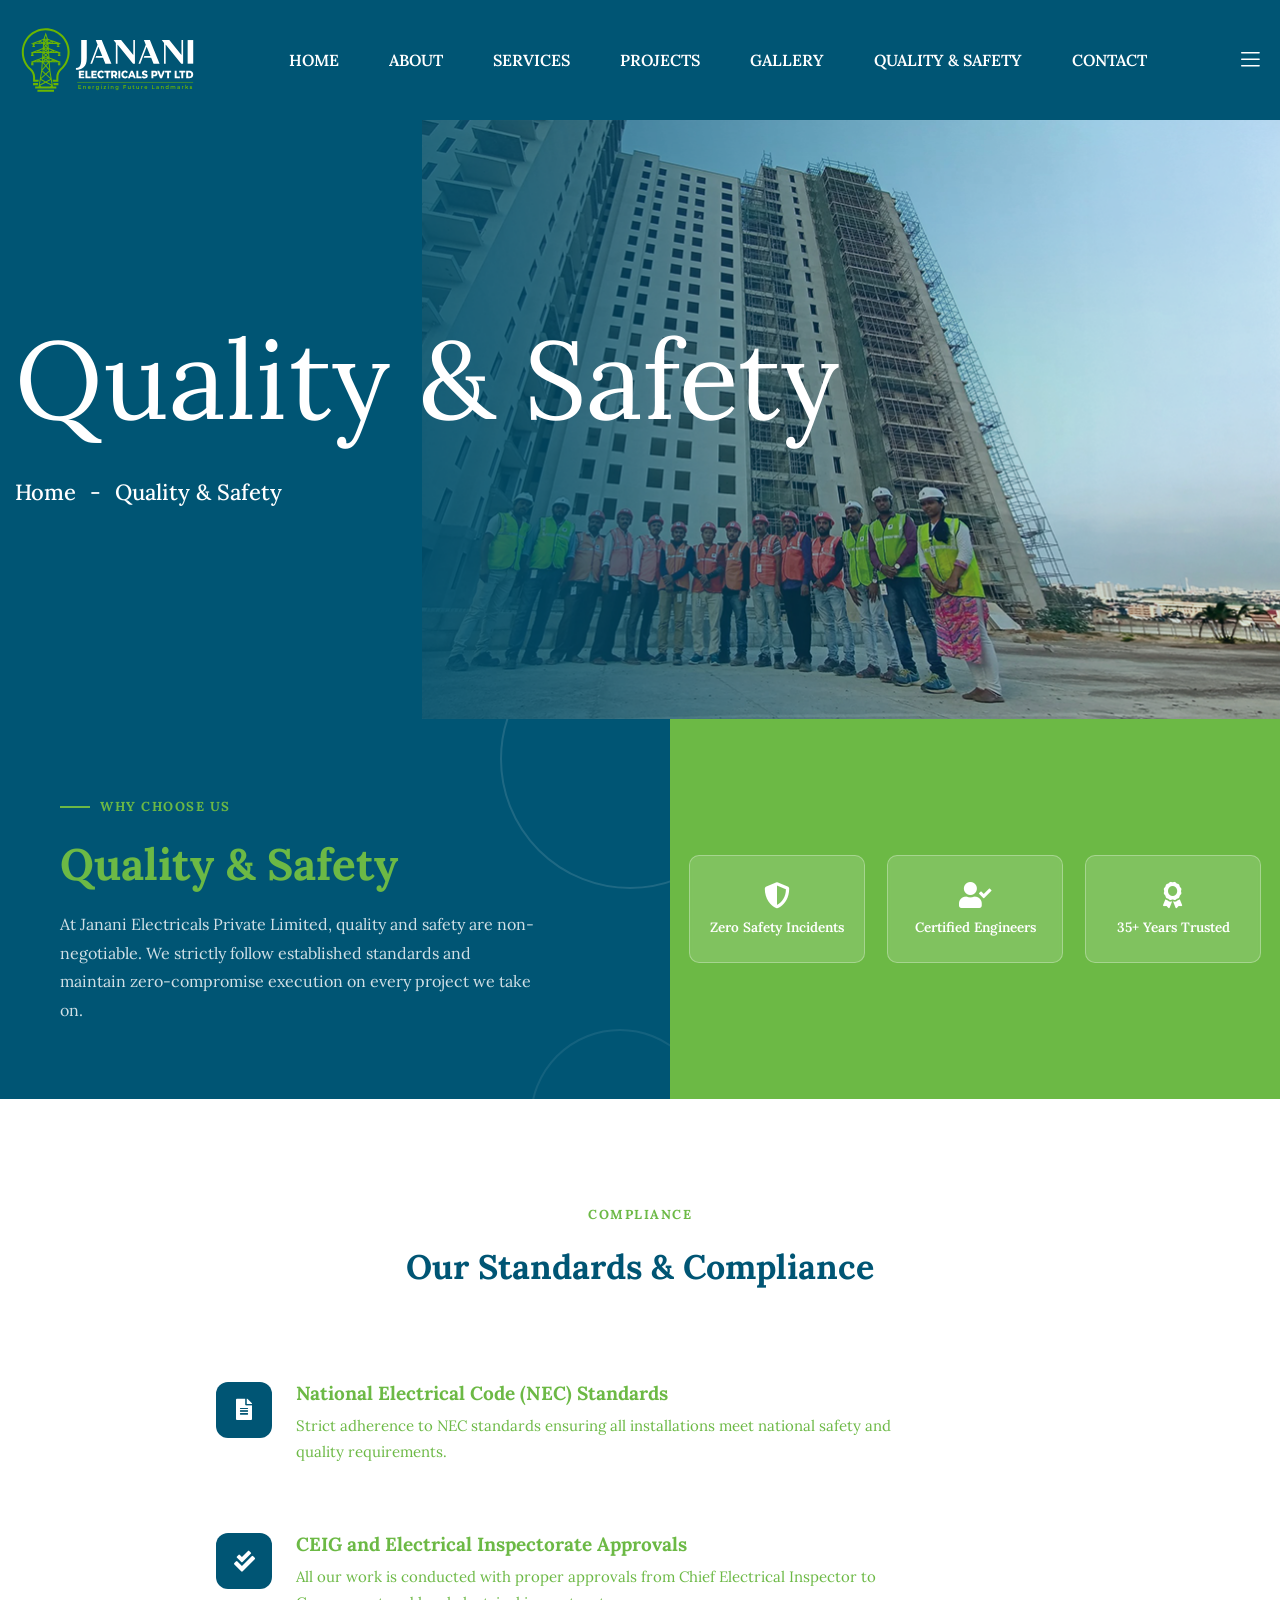
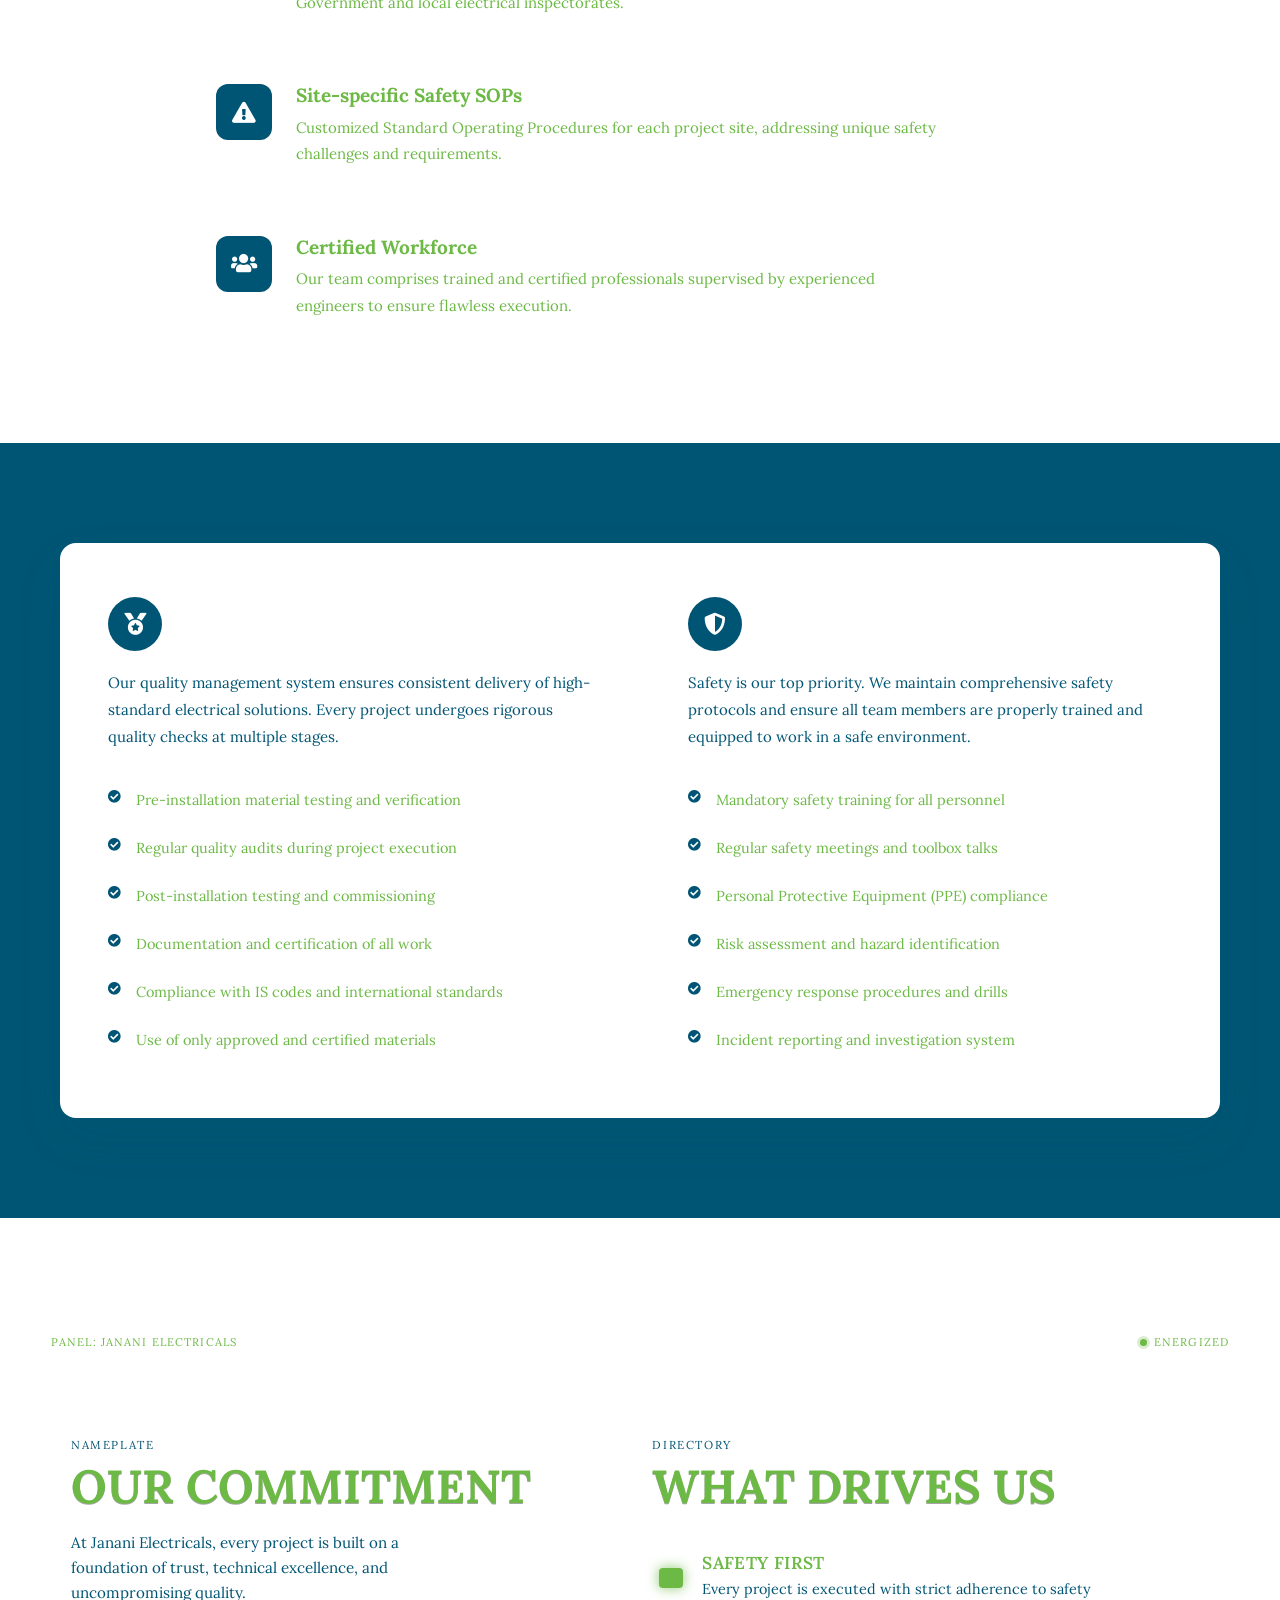
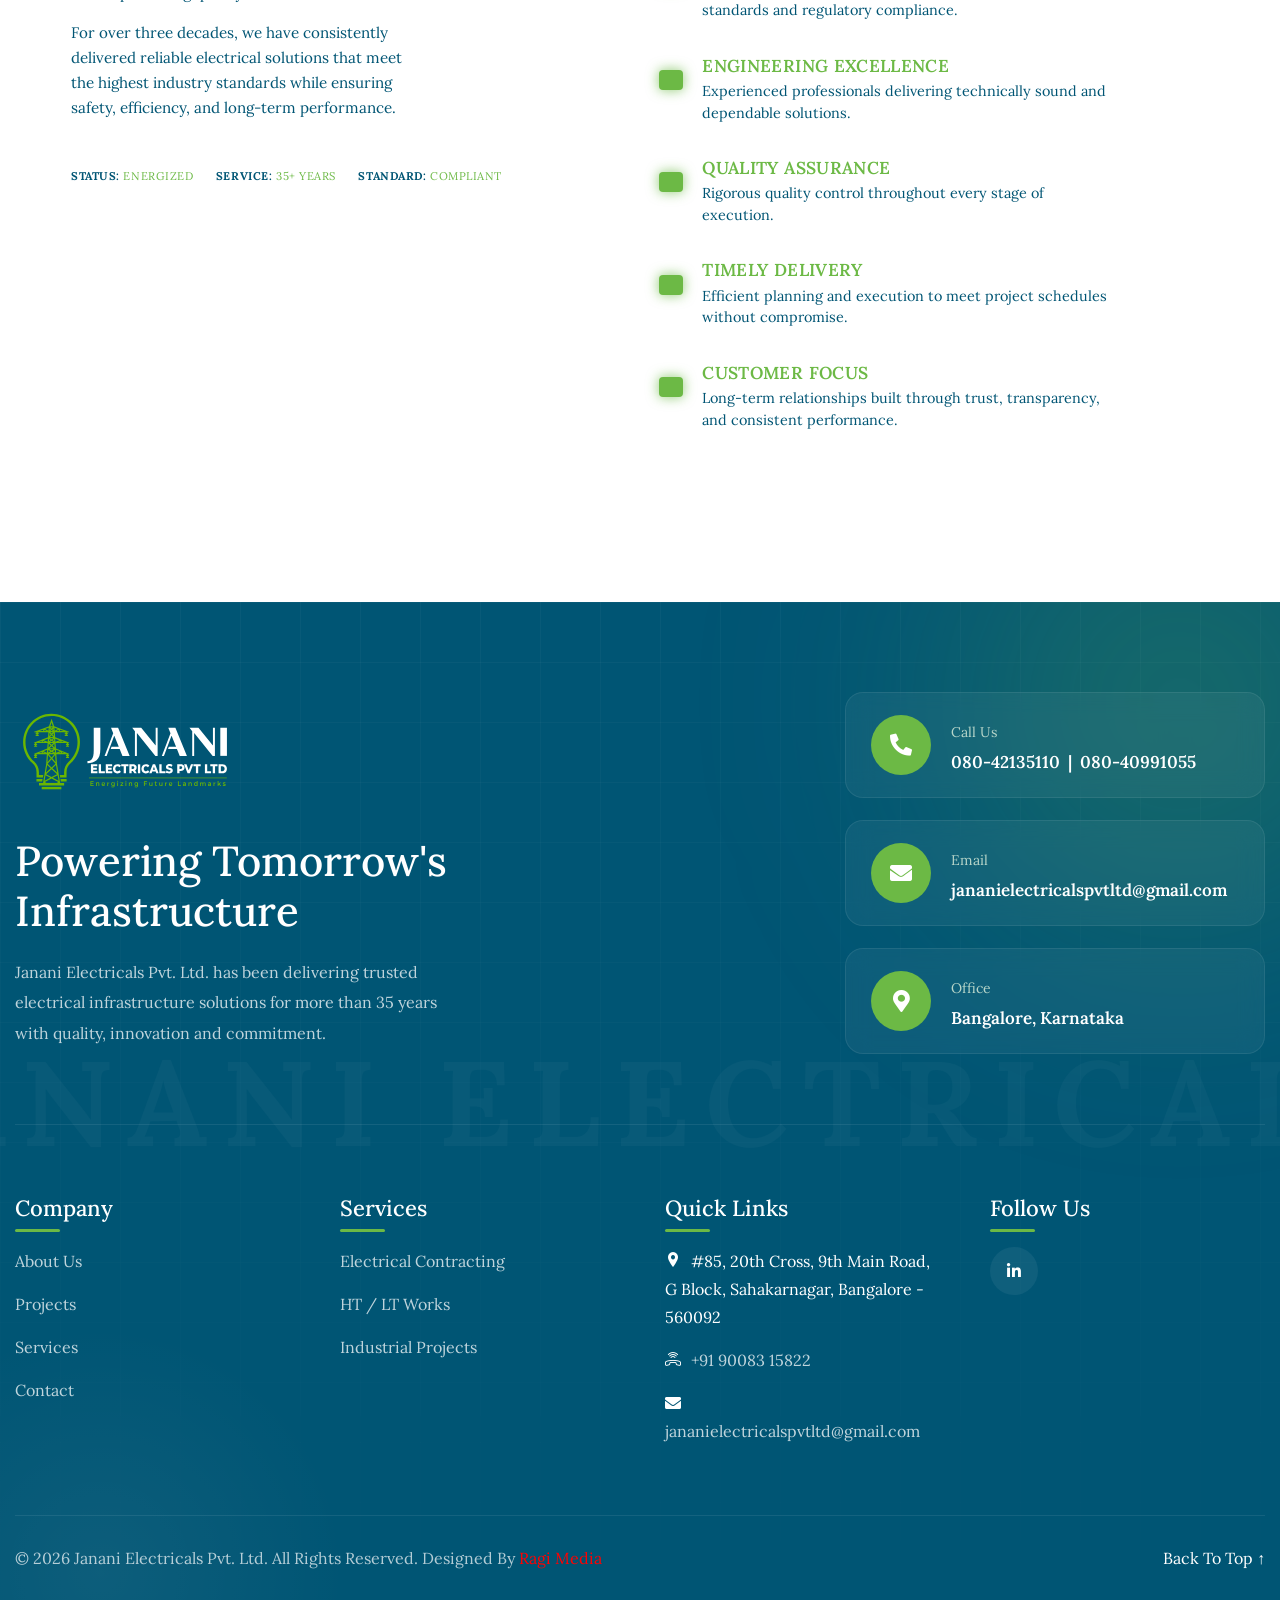
<file: quality.html>
<!doctype html>
<html lang="en">
  <head>
    <meta charset="UTF-8" />
    <meta name="viewport" content="width=device-width, initial-scale=1.0" />
    <title>Quality & Safety</title>
    <!-- Favicons Icons -->
    <link
      rel="apple-touch-icon"
      sizes="180x180"
      href="assets/images/favicons/apple-touch-icon.png"
    />
    <link
      rel="icon"
      type="image/png"
      sizes="32x32"
      href="assets/images/favicons/favicon-32x32.png"
    />
    <link
      rel="icon"
      type="image/png"
      sizes="16x16"
      href="assets/images/favicons/favicon-16x16.png"
    />
    <link rel="manifest" href="assets/images/favicons/site.webmanifest" />
    <meta name="description" content="Baosh HTML 5 Template " />

    <!-- Fonts -->
    <link
      href="https://fonts.googleapis.com/css2?family=DM+Sans:ital,opsz,wght@0,9..40,100;0,9..40,200;0,9..40,300;0,9..40,400;0,9..40,500;0,9..40,600;0,9..40,700;0,9..40,800;0,9..40,900;0,9..40,1000;1,9..40,100;1,9..40,200;1,9..40,300;1,9..40,400;1,9..40,500;1,9..40,600;1,9..40,700;1,9..40,800;1,9..40,900;1,9..40,1000&family=Lora:ital,wght@0,400;0,500;0,600;0,700;1,400;1,500;1,600;1,700&display=swap"
      rel="stylesheet"
    />

    <link rel="stylesheet" href="assets/vendors/animate/animate.min.css" />
    <link rel="stylesheet" href="assets/vendors/animate/custom-animate.css" />
    <link
      rel="stylesheet"
      href="assets/vendors/bootstrap/css/bootstrap.min.css"
    />
    <link
      rel="stylesheet"
      href="assets/vendors/bootstrap-select/css/bootstrap-select.min.css"
    />
    <link rel="stylesheet" href="assets/vendors/fontawesome/css/all.min.css" />
    <link
      rel="stylesheet"
      href="assets/vendors/jquery-magnific-popup/jquery.magnific-popup.css"
    />
    <link rel="stylesheet" href="assets/vendors/jquery-ui/jquery-ui.css" />
    <link rel="stylesheet" href="assets/vendors/nice-select/nice-select.css" />
    <link rel="stylesheet" href="assets/vendors/odometer/odometer.min.css" />
    <link
      rel="stylesheet"
      href="assets/vendors/owl-carousel/owl.carousel.min.css"
    />
    <link
      rel="stylesheet"
      href="assets/vendors/owl-carousel/owl.theme.default.min.css"
    />
    <link rel="stylesheet" href="assets/vendors/swiper/swiper.min.css" />
    <link rel="stylesheet" href="assets/vendors/thm-icons/style.css" />
    <link rel="stylesheet" href="assets/vendors/reey-font/stylesheet.css" />

    <!-- template styles -->
    <link rel="stylesheet" href="assets/css/style.css" />
    <link rel="stylesheet" href="assets/css/responsive.css" />
  </head>

  <body>
    <!-- Start Preloader -->
    <div class="loader-wrap">
      <div class="preloader">
        <div class="preloader-close">x</div>
        <div id="handle-preloader" class="handle-preloader">
          <div class="animation-preloader">
            <div class="txt-loading">
              <span data-text-preloader="J" class="letters-loading"> J </span>
              <span data-text-preloader="A" class="letters-loading"> A </span>
              <span data-text-preloader="N" class="letters-loading"> N </span>
              <span data-text-preloader="A" class="letters-loading"> A </span>
              <span data-text-preloader="N" class="letters-loading"> N </span>
              <span data-text-preloader="I" class="letters-loading"> I </span>
            </div>
            <div class="txt-loading">
              <span data-text-preloader="E" class="letters-loading"> E </span>
              <span data-text-preloader="L" class="letters-loading"> L </span>
              <span data-text-preloader="E" class="letters-loading"> E </span>
              <span data-text-preloader="C" class="letters-loading"> C </span>
              <span data-text-preloader="T" class="letters-loading"> T </span>
              <span data-text-preloader="R" class="letters-loading"> R </span>
              <span data-text-preloader="I" class="letters-loading"> I </span>
              <span data-text-preloader="C" class="letters-loading"> C </span>
              <span data-text-preloader="A" class="letters-loading"> A </span>
              <span data-text-preloader="L" class="letters-loading"> L </span>
              <span data-text-preloader="S" class="letters-loading"> S </span>
            </div>
          </div>
        </div>
      </div>
    </div>
    <!-- End Preloader -->

    <div class="page-wrapper">
      <!-- Start sidebar widget content -->
      <div class="xs-sidebar-group info-group info-sidebar">
        <div class="xs-overlay xs-bg-black"></div>
        <div class="xs-sidebar-widget">
          <div class="sidebar-widget-container">
            <div class="widget-heading">
              <a href="#" class="close-side-widget">X</a>
            </div>
            <div class="sidebar-textwidget">
              <div class="sidebar-info-contents">
                <div class="content-inner">
                  <div class="logo">
                    <a href="index.html"
                      ><img src="assets/images/resources/LOGO.svg" alt=""
                    /></a>
                  </div>
                  <div class="content-box">
                    <h4>About Us</h4>
                    <div class="inner-text">
                      <p>
                        For over three decades, Janani Electricals Private
                        Limited has been a trusted name in electrical
                        construction. Established in 1990, we have built a
                        strong reputation for delivering reliable electrical
                        infrastructure solutions backed by technical expertise,
                        quality workmanship, and timely execution.
                      </p>
                    </div>
                  </div>

                  <div class="form-inner">
                    <h4>Get a free quote</h4>
                    <form action="index.html" method="post">
                      <div class="form-group">
                        <input
                          type="text"
                          name="name"
                          placeholder="Name"
                          required=""
                        />
                      </div>
                      <div class="form-group">
                        <input
                          type="email"
                          name="email"
                          placeholder="Email"
                          required=""
                        />
                      </div>
                      <div class="form-group">
                        <textarea
                          name="message"
                          placeholder="Message..."
                        ></textarea>
                      </div>
                      <div class="form-group message-btn">
                        <button
                          class="thm-btn"
                          type="submit"
                          data-loading-text="Please wait..."
                        >
                          <span class="txt">Submit Now</span>
                          <span class="bdrl"></span>
                          <span class="bdrr"></span>
                        </button>
                      </div>
                    </form>
                  </div>

                  <div class="sidebar-contact-info">
                    <h4>Contact Info</h4>
                    <ul>
                      <li>
                        <span class="icon-placeholder-1"></span> #85, 20th
                        Cross, 9th Main Road G Block, Sahakarnagar Bangalore –
                        560092
                      </li>
                      <li>
                        <span class="icon-ringing"></span>
                        <a
                          href="tel: +91 90083 15822
"
                        >
                          +91 90083 15822
                        </a>
                      </li>
                      <li>
                        <span class="fa fa-envelope"></span>
                        <a
                          href="mailto: jananielectricalspvtltd@gmail.com  
"
                        >
                          jananielectricalspvtltd@gmail.com
                        </a>
                      </li>
                    </ul>
                  </div>
                  <div class="thm-social-link1">
                    <ul class="social-box">
                      <li class="facebook">
                        <a href="#"
                          ><i class="fab fa-linkedin-in" aria-hidden="true"></i
                        ></a>
                      </li>
                    </ul>
                  </div>
                </div>
              </div>
            </div>
          </div>
        </div>
      </div>
      <!-- End sidebar widget content -->

      <!--Start Main Header Two-->
      <header class="main-header main-header-two style3">
        <div class="main-header-two__inner">
          <nav class="main-menu main-menu-one">
            <div class="main-menu__wrapper clearfix">
              <div class="auto-container">
                <div class="main-menu__wrapper-inner">
                  <div class="main-header-two__left">
                    <div class="logo-box-one">
                      <a href="index.html">
                        <img
                          src="assets/images/resources/LOGO.svg"
                          alt="Awesome Logo"
                          title=""
                        />
                      </a>
                    </div>
                  </div>

                  <div class="main-menu-box">
                    <a href="#" class="mobile-nav__toggler">
                      <i class="fa fa-bars"></i>
                    </a>

                    <ul class="main-menu__list">
                      <li>
                        <a href="index.html">Home</a>
                      </li>
                      <li>
                        <a href="about.html">About</a>
                      </li>

                      <li>
                        <a href="services.html">Services</a>
                      </li>
                      <li>
                        <a href="portfolio.html">Projects</a>
                      </li>
                      <li>
                        <a href="gallery.html">Gallery</a>
                      </li>

                      <li>
                        <a href="quality.html">Quality & Safety</a>
                      </li>

                      <li>
                        <a href="contact.html">Contact</a>
                      </li>
                    </ul>
                  </div>

                  <div class="main-header-two__right">
                    <div class="side-content-button-box">
                      <div class="side-content-button">
                        <a class="navSidebar-button" href="#">
                          <span class="icon-menu"></span>
                        </a>
                      </div>
                    </div>
                  </div>
                </div>
              </div>
            </div>
          </nav>
        </div>
      </header>
      <!--End Main Header Two-->

      <div class="stricky-header stricky-header--one stricked-menu main-menu">
        <div class="sticky-header__content"></div>
        <!-- /.sticky-header__content -->
      </div>
      <!-- /.stricky-header -->

      <!--Start Page Header-->
      <section class="page-header">
        <div
          class="page-header__bg"
          style="background-image: url(assets/images/backgrounds/saftey.png)"
        ></div>
        <div class="container">
          <div class="page-header__inner">
            <h2
              class="wow fadeInLeft"
              data-wow-delay="400ms"
              data-wow-duration="1500ms"
            >
              Quality & Safety
            </h2>
            <ul
              class="thm-breadcrumb wow fadeInRight"
              data-wow-delay="400ms"
              data-wow-duration="1500ms"
            >
              <li><a href="index.html">Home</a></li>
              <li><span>-</span></li>
              <li>Quality & Safety</li>
            </ul>
          </div>
        </div>
      </section>
      <!--End Page Header-->

      <!--Start Quality & Safety Content-->
      <div class="qs2">
        <!-- Intro split panel -->
        <section class="qs2-intro">
          <div class="qs2-intro-left">
            <span class="qs2-eyebrow wow fadeInUp">Why Choose Us</span>
            <h2 class="wow fadeInUp" data-wow-delay="100ms">
              Quality &amp; Safety
            </h2>
            <p class="wow fadeInUp" data-wow-delay="200ms">
              At Janani Electricals Private Limited, quality and safety are
              non-negotiable. We strictly follow established standards and
              maintain zero-compromise execution on every project we take on.
            </p>
          </div>
          <div class="qs2-intro-right">
            <div class="qs2-badge-stack">
              <!-- <div class="qs2-badge wow fadeInUp" data-wow-delay="100ms">
                <i class="fa fa-certificate"></i>
                <span>Govt. Approved Contractor</span>
              </div> -->
              <div class="qs2-badge wow fadeInUp" data-wow-delay="200ms">
                <i class="fa fa-shield-alt"></i>
                <span>Zero Safety Incidents</span>
              </div>
              <div class="qs2-badge wow fadeInUp" data-wow-delay="300ms">
                <i class="fa fa-user-check"></i>
                <span>Certified Engineers</span>
              </div>
              <div class="qs2-badge wow fadeInUp" data-wow-delay="400ms">
                <i class="fa fa-award"></i>
                <span>35+ Years Trusted</span>
              </div>
            </div>
          </div>
        </section>

        <!-- Standards & Compliance — alternating rows -->
        <section class="qs2-standards">
          <div class="container">
            <div class="qs2-section-head">
              <span class="qs2-eyebrow wow fadeInUp">Compliance</span>
              <h3 class="wow fadeInUp" data-wow-delay="100ms">
                Our Standards &amp; Compliance
              </h3>
            </div>

            <div class="qs2-row wow fadeInUp">
              <div class="qs2-row-num"></div>
              <div class="qs2-row-content">
                <div class="qs2-row-icon"><i class="fa fa-file-alt"></i></div>
                <div class="qs2-row-text">
                  <h4>National Electrical Code (NEC) Standards</h4>
                  <p>
                    Strict adherence to NEC standards ensuring all installations
                    meet national safety and quality requirements.
                  </p>
                </div>
              </div>
            </div>

            <div class="qs2-row wow fadeInUp" data-wow-delay="100ms">
              <div class="qs2-row-num"></div>
              <div class="qs2-row-content">
                <div class="qs2-row-icon">
                  <i class="fa fa-check-double"></i>
                </div>
                <div class="qs2-row-text">
                  <h4>CEIG and Electrical Inspectorate Approvals</h4>
                  <p>
                    All our work is conducted with proper approvals from Chief
                    Electrical Inspector to Government and local electrical
                    inspectorates.
                  </p>
                </div>
              </div>
            </div>

            <div class="qs2-row wow fadeInUp" data-wow-delay="200ms">
              <div class="qs2-row-num"></div>
              <div class="qs2-row-content">
                <div class="qs2-row-icon">
                  <i class="fa fa-exclamation-triangle"></i>
                </div>
                <div class="qs2-row-text">
                  <h4>Site-specific Safety SOPs</h4>
                  <p>
                    Customized Standard Operating Procedures for each project
                    site, addressing unique safety challenges and requirements.
                  </p>
                </div>
              </div>
            </div>

            <div class="qs2-row wow fadeInUp" data-wow-delay="300ms">
              <div class="qs2-row-num"></div>
              <div class="qs2-row-content">
                <div class="qs2-row-icon"><i class="fa fa-users"></i></div>
                <div class="qs2-row-text">
                  <h4>Certified Workforce</h4>
                  <p>
                    Our team comprises trained and certified professionals
                    supervised by experienced engineers to ensure flawless
                    execution.
                  </p>
                </div>
              </div>
            </div>
          </div>
        </section>

        <!-- Quality Assurance / Safety First — split card -->
        <section class="qs2-assurance">
          <div class="container">
            <div class="qs2-assurance-grid">
              <div class="qs2-panel qs2-panel-quality wow fadeInLeft">
                <div class="qs2-panel-top">
                  <div class="qs2-panel-icon"><i class="fa fa-medal"></i></div>
                  <h3>Quality Assurance</h3>
                </div>
                <p>
                  Our quality management system ensures consistent delivery of
                  high-standard electrical solutions. Every project undergoes
                  rigorous quality checks at multiple stages.
                </p>
                <ul class="qs2-checklist">
                  <li>
                    <i class="fa fa-check-circle"></i> Pre-installation material
                    testing and verification
                  </li>
                  <li>
                    <i class="fa fa-check-circle"></i> Regular quality audits
                    during project execution
                  </li>
                  <li>
                    <i class="fa fa-check-circle"></i> Post-installation testing
                    and commissioning
                  </li>
                  <li>
                    <i class="fa fa-check-circle"></i> Documentation and
                    certification of all work
                  </li>
                  <li>
                    <i class="fa fa-check-circle"></i> Compliance with IS codes
                    and international standards
                  </li>
                  <li>
                    <i class="fa fa-check-circle"></i> Use of only approved and
                    certified materials
                  </li>
                </ul>
              </div>

              <div class="qs2-panel qs2-panel-safety wow fadeInRight">
                <div class="qs2-panel-top">
                  <div class="qs2-panel-icon">
                    <i class="fa fa-shield-alt"></i>
                  </div>
                  <h3>Safety First</h3>
                </div>
                <p>
                  Safety is our top priority. We maintain comprehensive safety
                  protocols and ensure all team members are properly trained and
                  equipped to work in a safe environment.
                </p>
                <ul class="qs2-checklist">
                  <li>
                    <i class="fa fa-check-circle"></i> Mandatory safety training
                    for all personnel
                  </li>
                  <li>
                    <i class="fa fa-check-circle"></i> Regular safety meetings
                    and toolbox talks
                  </li>
                  <li>
                    <i class="fa fa-check-circle"></i> Personal Protective
                    Equipment (PPE) compliance
                  </li>
                  <li>
                    <i class="fa fa-check-circle"></i> Risk assessment and
                    hazard identification
                  </li>
                  <li>
                    <i class="fa fa-check-circle"></i> Emergency response
                    procedures and drills
                  </li>
                  <li>
                    <i class="fa fa-check-circle"></i> Incident reporting and
                    investigation system
                  </li>
                </ul>
              </div>
            </div>
          </div>
        </section>

        <!-- Commitment / Stats -->
      </div>
      <!--End Quality & Safety Content-->

      <!--Commitemtnts-->
      <section class="qs2-standards" style="background-color: #fff">
        <section
          class="jc3-commitment container"
          id="our-commitment-v3"
          aria-label="Our Commitment"
        >
          <div class="jc3-frame">
            <span class="jc3-bolt jc3-bolt--tl" aria-hidden="true"></span>
            <span class="jc3-bolt jc3-bolt--tr" aria-hidden="true"></span>
            <span class="jc3-bolt jc3-bolt--bl" aria-hidden="true"></span>
            <span class="jc3-bolt jc3-bolt--br" aria-hidden="true"></span>
            <div class="jc3-hinge" aria-hidden="true">
              <span></span><span></span><span></span>
            </div>

            <div class="jc3-header" aria-hidden="true">
              <span>Panel: Janani Electricals</span>
              <span class="jc3-header__status">Energized</span>
            </div>

            <div class="jc3-inner">
              <!-- LEFT: nameplate -->
              <div class="jc3-panel jc3-panel--left">
                <div class="jc3-plate">
                  <span
                    class="jc3-plate__bolt jc3-plate__bolt--tl"
                    aria-hidden="true"
                  ></span>
                  <span
                    class="jc3-plate__bolt jc3-plate__bolt--tr"
                    aria-hidden="true"
                  ></span>
                  <span
                    class="jc3-plate__bolt jc3-plate__bolt--bl"
                    aria-hidden="true"
                  ></span>
                  <span
                    class="jc3-plate__bolt jc3-plate__bolt--br"
                    aria-hidden="true"
                  ></span>
                  <p class="jc3-eyebrow">Nameplate</p>
                  <h2 class="jc3-heading">Our Commitment</h2>
                </div>

                <p class="jc3-text">
                  At Janani Electricals, every project is built on a foundation
                  of trust, technical excellence, and uncompromising quality.
                </p>
                <p class="jc3-text">
                  For over three decades, we have consistently delivered
                  reliable electrical solutions that meet the highest industry
                  standards while ensuring safety, efficiency, and long-term
                  performance.
                </p>

                <div class="jc3-rating" aria-hidden="true">
                  <span><strong>Status:</strong> Energized</span>
                  <span><strong>Service:</strong> 35+ Years</span>
                  <span><strong>Standard:</strong> Compliant</span>
                </div>
              </div>

              <!-- RIGHT: breaker directory -->
              <div class="jc3-panel jc3-panel--right">
                <p class="jc3-eyebrow">Directory</p>
                <h2 class="jc3-heading">What Drives Us</h2>

                <ul class="jc3-directory">
                  <li class="jc3-row" style="--delay: 0">
                    <span class="jc3-switch" aria-hidden="true"
                      ><span class="jc3-switch__nub"></span
                    ></span>

                    <div>
                      <h3>Safety First</h3>
                      <p>
                        Every project is executed with strict adherence to
                        safety standards and regulatory compliance.
                      </p>
                    </div>
                  </li>
                  <li class="jc3-row" style="--delay: 1">
                    <span class="jc3-switch" aria-hidden="true"
                      ><span class="jc3-switch__nub"></span
                    ></span>

                    <div>
                      <h3>Engineering Excellence</h3>
                      <p>
                        Experienced professionals delivering technically sound
                        and dependable solutions.
                      </p>
                    </div>
                  </li>
                  <li class="jc3-row" style="--delay: 2">
                    <span class="jc3-switch" aria-hidden="true"
                      ><span class="jc3-switch__nub"></span
                    ></span>

                    <div>
                      <h3>Quality Assurance</h3>
                      <p>
                        Rigorous quality control throughout every stage of
                        execution.
                      </p>
                    </div>
                  </li>
                  <li class="jc3-row" style="--delay: 3">
                    <span class="jc3-switch" aria-hidden="true"
                      ><span class="jc3-switch__nub"></span
                    ></span>

                    <div>
                      <h3>Timely Delivery</h3>
                      <p>
                        Efficient planning and execution to meet project
                        schedules without compromise.
                      </p>
                    </div>
                  </li>
                  <li class="jc3-row" style="--delay: 4">
                    <span class="jc3-switch" aria-hidden="true"
                      ><span class="jc3-switch__nub"></span
                    ></span>

                    <div>
                      <h3>Customer Focus</h3>
                      <p>
                        Long-term relationships built through trust,
                        transparency, and consistent performance.
                      </p>
                    </div>
                  </li>
                </ul>
              </div>
            </div>
          </div>
        </section>
      </section>

      <!--Start Footer One -->
      <footer class="footer">
        <div class="footer-grid"></div>
        <div class="footer-glow"></div>
        <div class="container">
          <div class="footer-top">
            <div class="footer-brand">
              <img
                src="assets/images/resources/LOGO.svg"
                alt="Janani Electricals"
              />

              <h2>Powering Tomorrow's Infrastructure</h2>

              <p>
                Janani Electricals Pvt. Ltd. has been delivering trusted
                electrical infrastructure solutions for more than 35 years with
                quality, innovation and commitment.
              </p>
            </div>

            <div class="footer-contact">
              <div class="contact-card">
                <div class="icon">
                  <i class="fas fa-phone-alt"></i>
                </div>

                <div>
                  <span>Call Us</span>

                  <h5>080-42135110 &nbsp;|&nbsp; 080-40991055</h5>
                </div>
              </div>

              <div class="contact-card">
                <div class="icon">
                  <i class="fas fa-envelope"></i>
                </div>

                <div>
                  <span>Email</span>

                  <h5>jananielectricalspvtltd@gmail.com</h5>
                </div>
              </div>

              <div class="contact-card">
                <div class="icon">
                  <i class="fas fa-map-marker-alt"></i>
                </div>

                <div>
                  <span>Office</span>

                  <h5>Bangalore, Karnataka</h5>
                </div>
              </div>
            </div>
          </div>

          <div class="footer-middle">
            <div class="footer-column">
              <h4>Company</h4>

              <ul>
                <li><a href="#">About Us</a></li>

                <li><a href="#">Projects</a></li>

                <li><a href="#">Services</a></li>

                <li><a href="#">Contact</a></li>
              </ul>
            </div>

            <div class="footer-column">
              <h4>Services</h4>

              <ul>
                <li><a href="#">Electrical Contracting</a></li>

                <li><a href="#">HT / LT Works</a></li>

                <li><a href="#">Industrial Projects</a></li>
              </ul>
            </div>

            <div class="footer-column">
              <h4>Quick Links</h4>

              <ul>
                <li>
                  <span
                    class="icon-placeholder-1"
                    style="margin-right: 10px"
                  ></span
                  >#85, 20th Cross, 9th Main Road, G Block, Sahakarnagar,
                  Bangalore - 560092
                </li>
                <li>
                  <span class="icon-ringing" style="margin-right: 10px"></span
                  ><a
                    href="tel:+919008315822"
                    style="text-decoration: none !important"
                    >+91 90083 15822</a
                  >
                </li>
                <li>
                  <span class="fa fa-envelope" style="margin-right: 10px"></span
                  ><a href="mailto:jananielectricalspvtltd@gmail.com"
                    >jananielectricalspvtltd@gmail.com</a
                  >
                </li>
              </ul>
            </div>

            <div class="footer-column">
              <h4>Follow Us</h4>

              <div class="social-links">
                <!-- <a href="#"><i class="fab fa-facebook-f"></i></a>

                <a href="#"><i class="fab fa-instagram"></i></a> -->

                <a href="https://www.linkedin.com/company/janani-electricals/"
                  ><i class="fab fa-linkedin-in"></i
                ></a>

                <!-- <a href="#"><i class="fab fa-youtube"></i></a> -->
              </div>
            </div>
          </div>

          <div class="footer-bottom">
            <p>
              © 2026 Janani Electricals Pvt. Ltd. All Rights Reserved. Designed
              By
              <a
                href="https://www.ragimedia.com/"
                target="_blank"
                style="color: red"
                >Ragi Media</a
              >
            </p>

            <a href="#" class="back-top"> Back To Top ↑ </a>
          </div>
        </div>
      </footer>
      <!--End Footer One-->
    </div>
    <!-- /.page-wrapper -->

    <div class="mobile-nav__wrapper">
      <div class="mobile-nav__overlay mobile-nav__toggler"></div>
      <div class="mobile-nav__content">
        <span class="mobile-nav__close mobile-nav__toggler">
          <i class="icon-plus"></i>
        </span>
        <div class="logo-box">
          <a href="index.html" aria-label="logo image">
            <img src="assets/images/resources/LOGO.svg" alt="" />
          </a>
        </div>
        <div class="mobile-nav__container"></div>
        <ul class="mobile-nav__contact list-unstyled">
          <li>
            <i class="fa fa-envelope"></i>
            <a href="mailto:jananielectricalspvtltd@gmail.com"
              >jananielectricalspvtltd@gmail.com</a
            >
          </li>
          <li>
            <i class="fa fa-phone-alt"></i>
            <a href="tel:08042135110">080-42135110 | 080-40991055</a>
          </li>
        </ul>
        <div class="mobile-nav__social">
          <a href="#" class="fab fa-linkedin-in"></a>
        </div>
      </div>
    </div>

    <script src="assets/vendors/jquery/jquery-3.6.0.min.js"></script>
    <script src="assets/vendors/bootstrap/js/bootstrap.bundle.min.js"></script>
    <script src="assets/vendors/bootstrap-select/js/bootstrap-select.min.js"></script>
    <script src="assets/vendors/isotope/isotope.js"></script>
    <script src="assets/vendors/jquery-ajaxchimp/jquery.ajaxchimp.min.js"></script>
    <script src="assets/vendors/jquery-appear/jquery.appear.min.js"></script>
    <script src="assets/vendors/jquery-magnific-popup/jquery.magnific-popup.min.js"></script>
    <script src="assets/vendors/jquery-ui/jquery-ui.js"></script>
    <script src="assets/vendors/jquery-validate/jquery.validate.min.js"></script>
    <script src="assets/vendors/nice-select/jquery.nice-select.min.js"></script>
    <script src="assets/vendors/odometer/odometer.min.js"></script>
    <script src="assets/vendors/owl-carousel/owl.carousel.min.js"></script>
    <script src="assets/vendors/swiper/swiper.min.js"></script>
    <script src="assets/vendors/wnumb/wNumb.min.js"></script>
    <script src="assets/vendors/wow/wow.js"></script>
    <script src="assets/vendors/jarallax/jarallax.min.js"></script>
    <script src="assets/vendors/sidebar-content/jquery-sidebar-content.js"></script>
    <script src="assets/vendors/gsap/gsap.js"></script>
    <script src="assets/vendors/gsap/ScrollTrigger.js"></script>
    <script src="assets/vendors/gsap/SplitText.js"></script>

    <!-- Template js -->
    <script src="assets/js/custom.js"></script>
    <script>
      document.addEventListener("DOMContentLoaded", function () {
        var counters = document.querySelectorAll(".qs2-count");
        if (!counters.length) return;
        var animated = false;

        function animateCounters() {
          counters.forEach(function (el) {
            var target = parseInt(el.getAttribute("data-count"), 10);
            var duration = 1200;
            var startTime = null;

            function step(timestamp) {
              if (!startTime) startTime = timestamp;
              var progress = Math.min((timestamp - startTime) / duration, 1);
              el.textContent = Math.floor(progress * target);
              if (progress < 1) requestAnimationFrame(step);
              else el.textContent = target;
            }
            requestAnimationFrame(step);
          });
        }

        var statsBand = document.querySelector(".qs2-stats");
        if ("IntersectionObserver" in window && statsBand) {
          var observer = new IntersectionObserver(
            function (entries) {
              entries.forEach(function (entry) {
                if (entry.isIntersecting && !animated) {
                  animated = true;
                  animateCounters();
                  observer.disconnect();
                }
              });
            },
            { threshold: 0.4 },
          );
          observer.observe(statsBand);
        } else {
          animateCounters();
        }
      });
    </script>
    <script>
      (function () {
        // Scoped to #our-commitment-v3 only.
        var jc3Section = document.getElementById("our-commitment-v3");
        if (!jc3Section) return;

        var jc3Rows = jc3Section.querySelectorAll(".jc3-row");
        if (!("IntersectionObserver" in window)) {
          jc3Rows.forEach(function (r) {
            r.classList.add("is-live");
          });
          return;
        }

        var jc3Observer = new IntersectionObserver(
          function (entries) {
            entries.forEach(function (entry) {
              if (entry.isIntersecting) {
                entry.target.classList.add("is-live");
                jc3Observer.unobserve(entry.target);
              }
            });
          },
          { threshold: 0.3 },
        );
        jc3Rows.forEach(function (r) {
          jc3Observer.observe(r);
        });
      })();
    </script>
  </body>
</html>
</file>
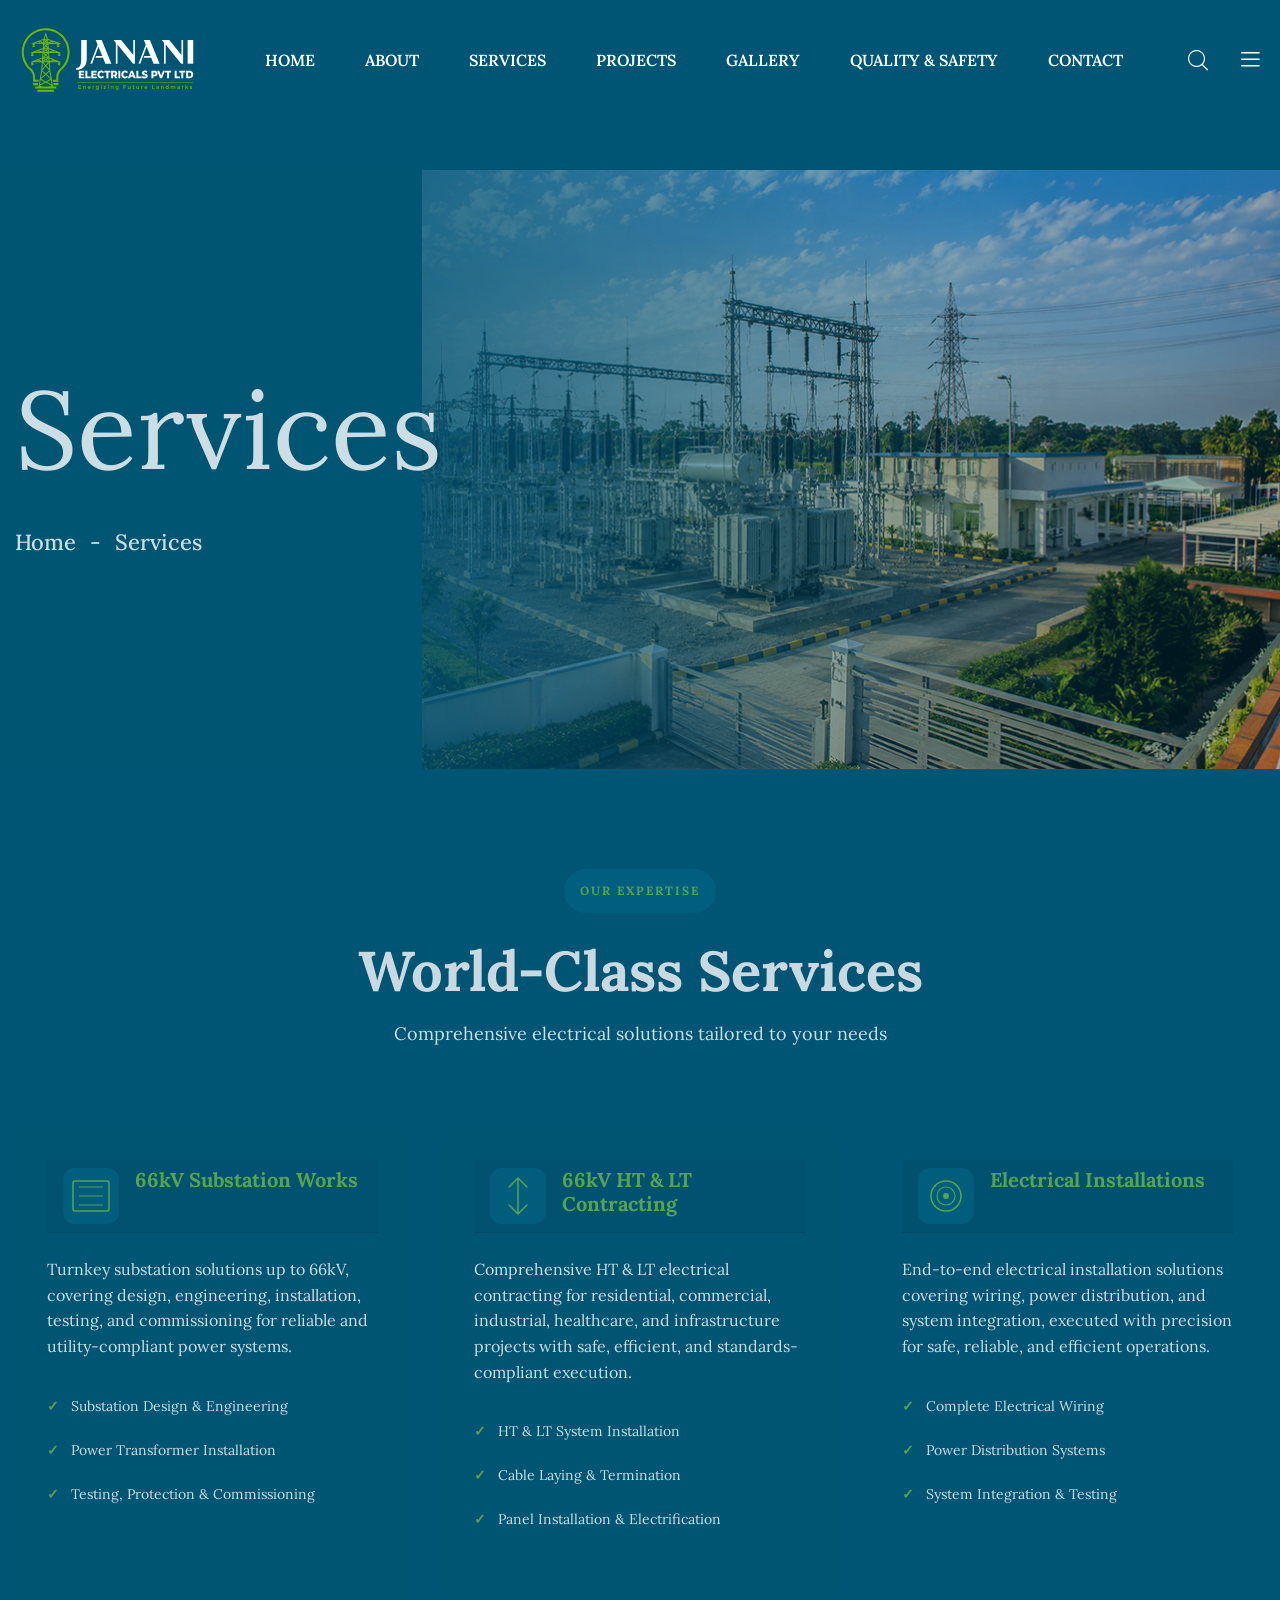
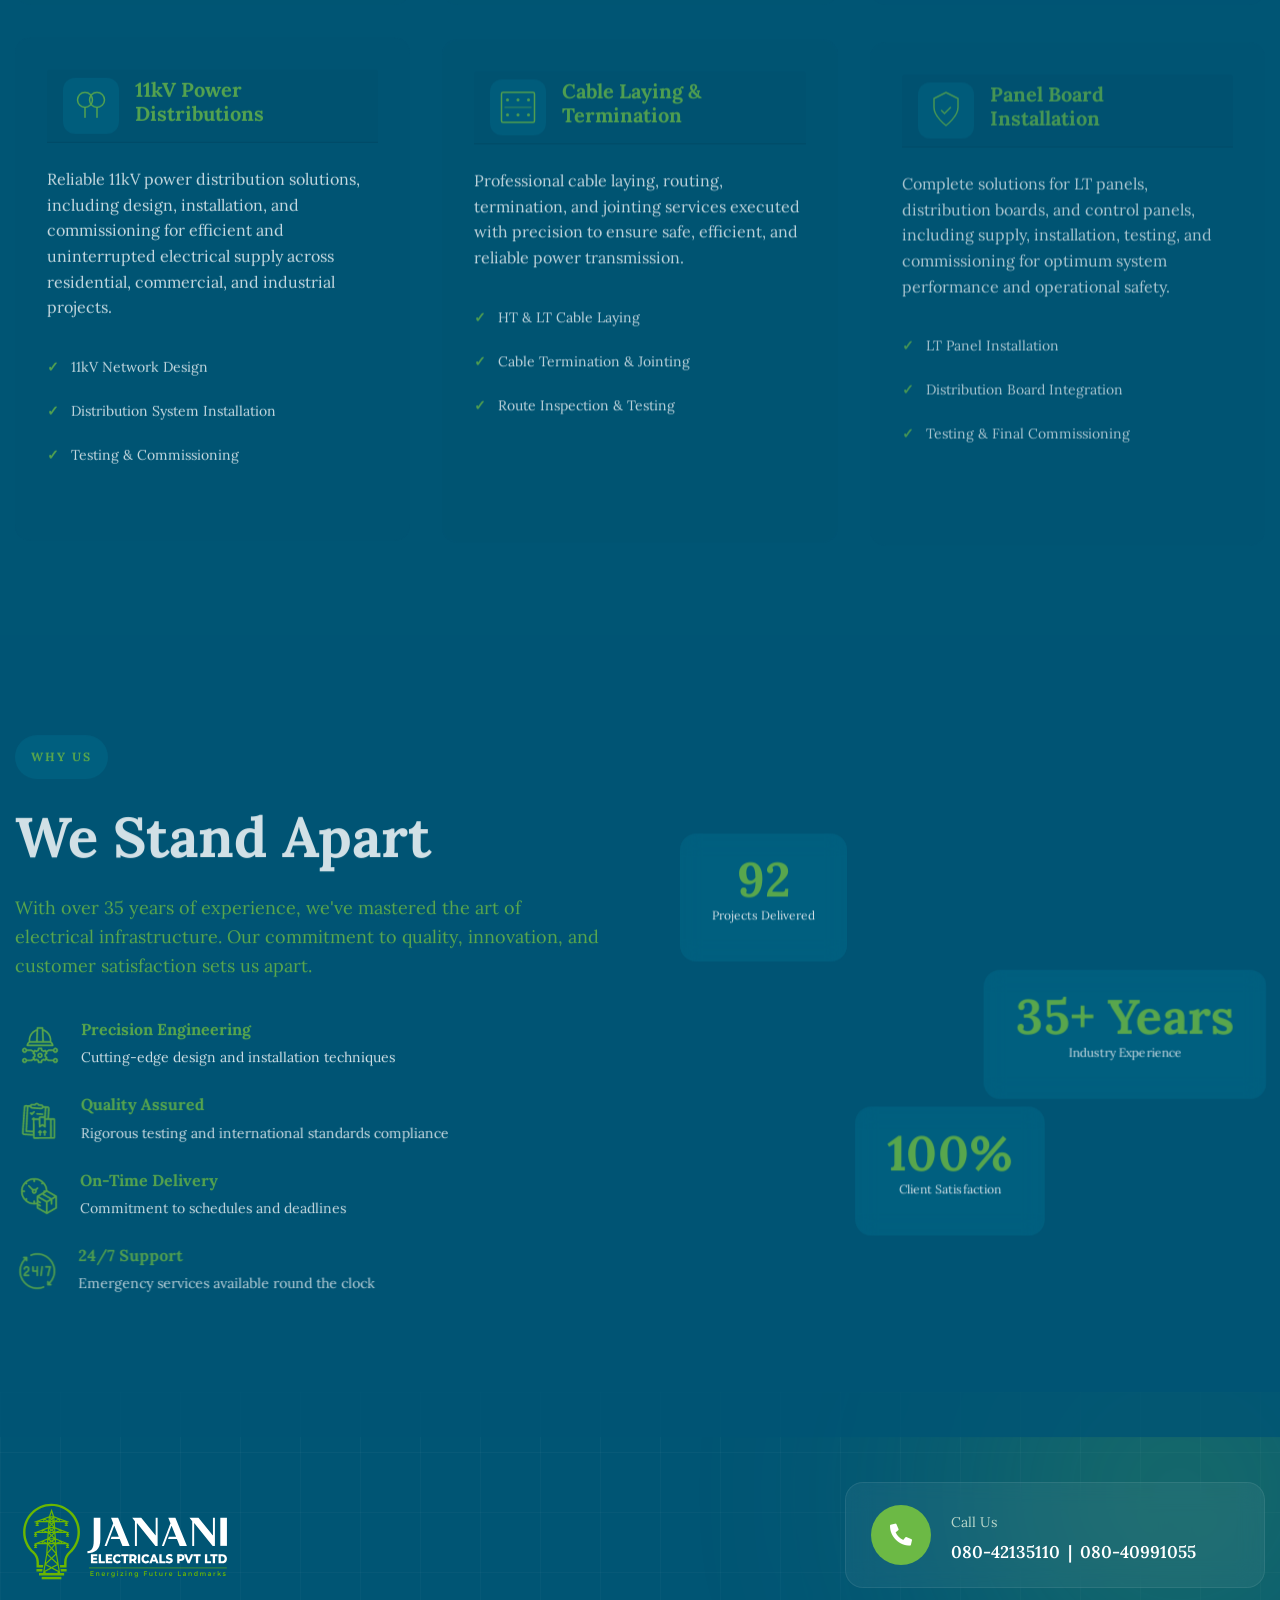
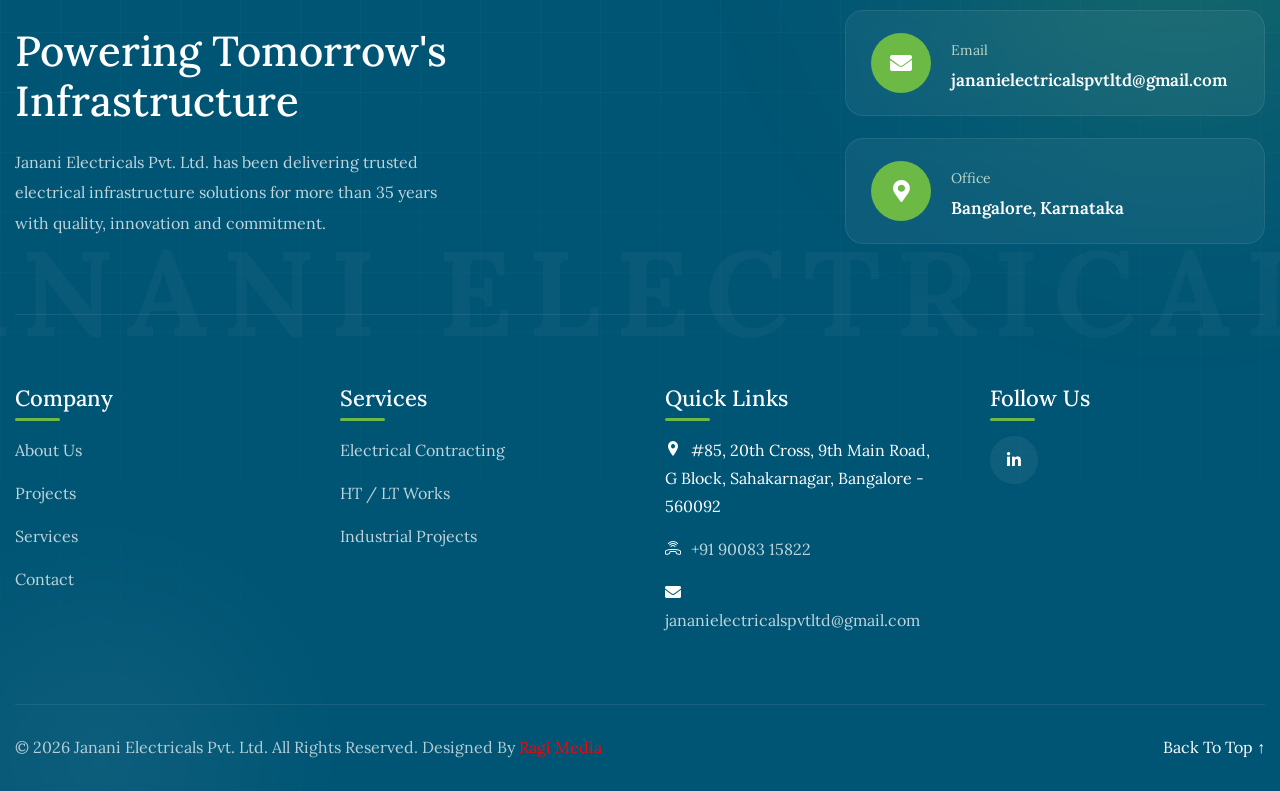
<file: services.html>
<!doctype html>
<html lang="en">
  <head>
    <meta charset="UTF-8" />
    <meta name="viewport" content="width=device-width, initial-scale=1.0" />
    <title>Electrical Contractors in Bangalore | Janani Electricals</title>
    <!-- Favicons Icons -->
    <link
      rel="apple-touch-icon"
      sizes="180x180"
      href="assets/images/favicons/apple-touch-icon.png"
    />
    <link
      rel="icon"
      type="image/png"
      sizes="32x32"
      href="assets/images/favicons/favicon-32x32.png"
    />
    <link
      rel="icon"
      type="image/png"
      sizes="16x16"
      href="assets/images/favicons/favicon-16x16.png"
    />
    <link rel="manifest" href="assets/images/favicons/site.webmanifest" />
    <meta name="description" content="Baosh HTML 5 Template " />

    <!-- Fonts -->
    <link
      href="https://fonts.googleapis.com/css2?family=DM+Sans:ital,opsz,wght@0,9..40,100;0,9..40,200;0,9..40,300;0,9..40,400;0,9..40,500;0,9..40,600;0,9..40,700;0,9..40,800;0,9..40,900;0,9..40,1000;1,9..40,100;1,9..40,200;1,9..40,300;1,9..40,400;1,9..40,500;1,9..40,600;1,9..40,700;1,9..40,800;1,9..40,900;1,9..40,1000&family=Lora:ital,wght@0,400;0,500;0,600;0,700;1,400;1,500;1,600;1,700&display=swap"
      rel="stylesheet"
    />

    <link rel="stylesheet" href="assets/vendors/animate/animate.min.css" />
    <link rel="stylesheet" href="assets/vendors/animate/custom-animate.css" />
    <link
      rel="stylesheet"
      href="assets/vendors/bootstrap/css/bootstrap.min.css"
    />
    <link
      rel="stylesheet"
      href="assets/vendors/bootstrap-select/css/bootstrap-select.min.css"
    />
    <link rel="stylesheet" href="assets/vendors/fontawesome/css/all.min.css" />
    <link
      rel="stylesheet"
      href="assets/vendors/jquery-magnific-popup/jquery.magnific-popup.css"
    />
    <link rel="stylesheet" href="assets/vendors/jquery-ui/jquery-ui.css" />
    <link rel="stylesheet" href="assets/vendors/nice-select/nice-select.css" />
    <link rel="stylesheet" href="assets/vendors/odometer/odometer.min.css" />
    <link
      rel="stylesheet"
      href="assets/vendors/owl-carousel/owl.carousel.min.css"
    />
    <link
      rel="stylesheet"
      href="assets/vendors/owl-carousel/owl.theme.default.min.css"
    />
    <link rel="stylesheet" href="assets/vendors/swiper/swiper.min.css" />
    <link rel="stylesheet" href="assets/vendors/thm-icons/style.css" />
    <link rel="stylesheet" href="assets/vendors/reey-font/stylesheet.css" />

    <!-- template styles -->
    <link rel="stylesheet" href="assets/css/style.css" />
    <link rel="stylesheet" href="assets/css/responsive.css" />
  </head>

  <body>
    <div class="cursor"></div>
    <div class="cursor-follower"></div>
    <!-- Start Preloader -->
    <div class="loader-wrap">
      <div class="preloader">
        <div class="preloader-close">x</div>
        <div id="handle-preloader" class="handle-preloader">
          <div class="animation-preloader">
            <div class="txt-loading">
              <span data-text-preloader="J" class="letters-loading"> J </span>
              <span data-text-preloader="A" class="letters-loading"> A </span>
              <span data-text-preloader="N" class="letters-loading"> N </span>
              <span data-text-preloader="A" class="letters-loading"> A </span>
              <span data-text-preloader="N" class="letters-loading"> N </span>
              <span data-text-preloader="I" class="letters-loading"> I </span>
            </div>
            <div class="txt-loading">
              <span data-text-preloader="E" class="letters-loading"> E </span>
              <span data-text-preloader="L" class="letters-loading"> L </span>
              <span data-text-preloader="E" class="letters-loading"> E </span>
              <span data-text-preloader="C" class="letters-loading"> C </span>
              <span data-text-preloader="T" class="letters-loading"> T </span>
              <span data-text-preloader="R" class="letters-loading"> R </span>
              <span data-text-preloader="I" class="letters-loading"> I </span>
              <span data-text-preloader="C" class="letters-loading"> C </span>
              <span data-text-preloader="A" class="letters-loading"> A </span>
              <span data-text-preloader="L" class="letters-loading"> L </span>
              <span data-text-preloader="S" class="letters-loading"> S </span>
            </div>
          </div>
        </div>
      </div>
    </div>
    <!-- End Preloader -->

    <div class="page-wrapper">
      <!-- Start sidebar widget content -->
      <div class="xs-sidebar-group info-group info-sidebar">
        <div class="xs-overlay xs-bg-black"></div>
        <div class="xs-sidebar-widget">
          <div class="sidebar-widget-container">
            <div class="widget-heading">
              <a href="#" class="close-side-widget">X</a>
            </div>
            <div class="sidebar-textwidget">
              <div class="sidebar-info-contents">
                <div class="content-inner">
                  <div class="logo">
                    <a href="index.html"
                      ><img src="assets/images/resources/LOGO.svg" alt=""
                    /></a>
                  </div>
                  <div class="content-box">
                    <h4>About Us</h4>
                    <div class="inner-text">
                      <p>
                        For over three decades, Janani Electricals Private
                        Limited has been a trusted name in electrical
                        construction. Established in 1990, we have built a
                        strong reputation for delivering reliable electrical
                        infrastructure solutions backed by technical expertise,
                        quality workmanship, and timely execution.
                      </p>
                    </div>
                  </div>

                  <div class="form-inner">
                    <h4>Get a free quote</h4>
                    <form action="index.html" method="post">
                      <div class="form-group">
                        <input
                          type="text"
                          name="name"
                          placeholder="Name"
                          required=""
                        />
                      </div>
                      <div class="form-group">
                        <input
                          type="email"
                          name="email"
                          placeholder="Email"
                          required=""
                        />
                      </div>
                      <div class="form-group">
                        <textarea
                          name="message"
                          placeholder="Message..."
                        ></textarea>
                      </div>
                      <div class="form-group message-btn">
                        <button
                          class="thm-btn"
                          type="submit"
                          data-loading-text="Please wait..."
                        >
                          <span class="txt">Submit Now</span>
                          <span class="bdrl"></span>
                          <span class="bdrr"></span>
                        </button>
                      </div>
                    </form>
                  </div>

                  <div class="sidebar-contact-info">
                    <h4>Contact Info</h4>
                    <ul>
                      <li>
                        <span class="icon-placeholder-1"></span> #85, 20th
                        Cross, 9th Main Road G Block, Sahakarnagar Bangalore –
                        560092
                      </li>
                      <li>
                        <span class="icon-ringing"></span>
                        <a
                          href="tel: +91 90083 15822
"
                        >
                          +91 90083 15822
                        </a>
                      </li>
                      <li>
                        <span class="fa fa-envelope"></span>
                        <a
                          href="mailto: jananielectricalspvtltd@gmail.com  
"
                        >
                          jananielectricalspvtltd@gmail.com
                        </a>
                      </li>
                    </ul>
                  </div>
                  <div class="thm-social-link1">
                    <ul class="social-box">
                      <li class="facebook">
                        <a href="#"
                          ><i class="fab fa-linkedin-in" aria-hidden="true"></i
                        ></a>
                      </li>
                    </ul>
                  </div>
                </div>
              </div>
            </div>
          </div>
        </div>
      </div>
      <!-- End sidebar widget content -->

      <!--Start Main Header Two-->
      <header class="main-header main-header-two style3">
        <div class="main-header-two__inner">
          <nav class="main-menu main-menu-one">
            <div class="main-menu__wrapper clearfix">
              <div class="auto-container">
                <div class="main-menu__wrapper-inner">
                  <div class="main-header-two__left">
                    <div class="logo-box-one">
                      <a href="index.html">
                        <img
                          src="assets/images/resources/LOGO.svg"
                          alt="Awesome Logo"
                          title=""
                        />
                      </a>
                    </div>
                  </div>

                  <div class="main-menu-box">
                    <a href="#" class="mobile-nav__toggler">
                      <i class="fa fa-bars"></i>
                    </a>

                    <ul class="main-menu__list">
                      <li>
                        <a href="index.html">Home</a>
                      </li>
                      <li>
                        <a href="about.html">About</a>
                      </li>

                      <li>
                        <a href="services.html">Services</a>
                      </li>
                      <li>
                        <a href="portfolio.html">Projects</a>
                      </li>
                      <li>
                        <a href="gallery.html">Gallery</a>
                      </li>

                      <li>
                        <a href="quality.html">Quality & Safety</a>
                      </li>

                      <li>
                        <a href="contact.html">Contact</a>
                      </li>
                    </ul>
                  </div>

                  <div class="main-header-two__right">
                    <div class="header-search-box">
                      <a
                        href="#"
                        class="main-menu__search search-toggler icon-search-interface-symbol"
                      >
                      </a>
                    </div>

                    <div class="side-content-button-box">
                      <div class="side-content-button">
                        <a class="navSidebar-button" href="#">
                          <span class="icon-menu"></span>
                        </a>
                      </div>
                    </div>
                  </div>
                </div>
              </div>
            </div>
          </nav>
        </div>
      </header>
      <!--End Main Header Two-->

      <div class="stricky-header stricky-header--one stricked-menu main-menu">
        <div class="sticky-header__content"></div>
        <!-- /.sticky-header__content -->
      </div>
      <!-- /.stricky-header -->

      <!--Start Page Header-->
      <!-- Hero Section -->
      <!-- <section class="hero" id="home">
        <div class="hero-background">
          <div class="gradient-sphere sphere-1"></div>
          <div class="gradient-sphere sphere-2"></div>
          <div class="gradient-orb"></div>
        </div>

        <div class="container">
          <div class="hero-content">
            <div class="hero-text">
              <span class="hero-label" data-aos="fade-up"
                >ELECTRICAL EXCELLENCE</span
              >
              <h1 class="hero-title">
                <span class="word">Power</span>
                <span class="word">Your</span>
                <span class="word">Tomorrow</span>
              </h1>
              <p class="hero-subtitle">
                Three decades of expertise in electrical infrastructure
                solutions. We engineer reliability, safety, and performance for
                projects across residential, commercial, and industrial sectors.
              </p>
              <div class="hero-stats">
                <div class="stat">
                  <div class="stat-number">35+</div>
                  <div class="stat-label">Years Experience</div>
                </div>
                <div class="stat">
                  <div class="stat-number">100+</div>
                  <div class="stat-label">Projects Done</div>
                </div>
                <div class="stat">
                  <div class="stat-number">100%</div>
                  <div class="stat-label">Client Satisfied</div>
                </div>
              </div>
            </div>

            <div class="hero-visual">
              <img
                src="assets/images/backgrounds/tower.jpeg"
                alt="Transmission Tower"
                class="hero-tower"
              />
              <div class="float-card card-1">
                <div class="card-icon">⚡</div>
                <div class="card-text">Substation Works</div>
              </div>
              <div class="float-card card-2">
                <div class="card-icon">🔧</div>
                <div class="card-text">HT/LT Systems</div>
              </div>
              <div class="float-card card-3">
                <div class="card-icon">🛡️</div>
                <div class="card-text">Safety First</div>
              </div>
              <div class="hero-illustration">
                <svg width="400" height="400" viewBox="0 0 400 400" fill="none">
                  <circle
                    cx="200"
                    cy="200"
                    r="150"
                    fill="none"
                    stroke="url(#gradient)"
                    stroke-width="2"
                  />
                  <circle
                    cx="200"
                    cy="200"
                    r="120"
                    fill="none"
                    stroke="url(#gradient)"
                    stroke-width="1.5"
                    opacity="0.5"
                  />
                  <circle
                    cx="200"
                    cy="200"
                    r="90"
                    fill="none"
                    stroke="url(#gradient)"
                    stroke-width="1"
                    opacity="0.3"
                  />
                  <defs>
                    <linearGradient
                      id="gradient"
                      x1="0%"
                      y1="0%"
                      x2="100%"
                      y2="100%"
                    >
                      <stop
                        offset="0%"
                        style="stop-color: #00d4ff; stop-opacity: 1"
                      />
                      <stop
                        offset="100%"
                        style="stop-color: #0071e3; stop-opacity: 1"
                      />
                    </linearGradient>
                  </defs>
                </svg>
              </div>
            </div>
          </div>
        </div>

        <div class="scroll-indicator">
          <span>Scroll to explore</span>
          <svg
            width="20"
            height="20"
            viewBox="0 0 24 24"
            fill="none"
            stroke="currentColor"
            stroke-width="2"
          >
            <polyline points="6 9 12 15 18 9"></polyline>
          </svg>
        </div>
      </section> -->

      <section class="page-header">
        <div
          class="page-header__bg"
          style="background-image: url(assets/images/backgrounds/gallery.jpeg)"
        ></div>
        <div class="container">
          <div class="page-header__inner">
            <h2
              class="wow fadeInLeft"
              data-wow-delay="400ms"
              data-wow-duration="1500ms"
            >
              Services
            </h2>
            <ul
              class="thm-breadcrumb wow fadeInRight"
              data-wow-delay="400ms"
              data-wow-duration="1500ms"
            >
              <li><a href="index.html">Home</a></li>
              <li><span>-</span></li>
              <li>Services</li>
            </ul>
          </div>
        </div>
      </section>
      <!-- Services Section -->
      <section class="services" id="services">
        <div class="container">
          <div class="section-header">
            <span class="section-label">OUR EXPERTISE</span>
            <h2>World-Class Services</h2>
            <p>Comprehensive electrical solutions tailored to your needs</p>
          </div>

          <div class="services-grid">
            <!-- Service Card 1 -->
            <div class="service-card-modern" data-service="1">
              <div class="card-header">
                <div class="icon-wrapper">
                  <svg width="48" height="48" viewBox="0 0 64 64" fill="none">
                    <rect
                      x="8"
                      y="12"
                      width="48"
                      height="40"
                      fill="none"
                      stroke="currentColor"
                      stroke-width="2"
                      rx="2"
                    />
                    <line
                      x1="16"
                      y1="20"
                      x2="48"
                      y2="20"
                      stroke="currentColor"
                      stroke-width="1.5"
                    />
                    <line
                      x1="16"
                      y1="32"
                      x2="48"
                      y2="32"
                      stroke="currentColor"
                      stroke-width="1.5"
                    />
                    <line
                      x1="16"
                      y1="44"
                      x2="48"
                      y2="44"
                      stroke="currentColor"
                      stroke-width="1.5"
                    />
                  </svg>
                </div>
                <h3>66kV Substation Works</h3>
              </div>
              <p>
                Turnkey substation solutions up to 66kV, covering design,
                engineering, installation, testing, and commissioning for
                reliable and utility-compliant power systems.
              </p>
              <ul class="features-list">
                <li>
                  <span class="checkmark">✓</span> Substation Design &
                  Engineering
                </li>
                <li>
                  <span class="checkmark">✓</span> Power Transformer
                  Installation
                </li>
                <li>
                  <span class="checkmark">✓</span> Testing, Protection &
                  Commissioning
                </li>
              </ul>
            </div>

            <!-- Service Card 2 -->
            <div class="service-card-modern" data-service="2">
              <div class="card-header">
                <div class="icon-wrapper">
                  <svg width="48" height="48" viewBox="0 0 64 64" fill="none">
                    <path
                      d="M32 8V56M20 20L32 8L44 20M20 44L32 56L44 44"
                      fill="none"
                      stroke="currentColor"
                      stroke-width="2"
                      stroke-linecap="round"
                    />
                  </svg>
                </div>
                <h3>66kV HT & LT Contracting</h3>
              </div>
              <p>
                Comprehensive HT & LT electrical contracting for residential,
                commercial, industrial, healthcare, and infrastructure projects
                with safe, efficient, and standards-compliant execution.
              </p>
              <ul class="features-list">
                <li>
                  <span class="checkmark">✓</span> HT & LT System Installation
                </li>
                <li>
                  <span class="checkmark">✓</span>Cable Laying & Termination
                </li>
                <li>
                  <span class="checkmark">✓</span>
                  Panel Installation & Electrification
                </li>
              </ul>
            </div>

            <!-- Service Card 3 -->
            <div class="service-card-modern" data-service="3">
              <div class="card-header">
                <div class="icon-wrapper">
                  <svg width="48" height="48" viewBox="0 0 64 64" fill="none">
                    <circle
                      cx="32"
                      cy="32"
                      r="20"
                      fill="none"
                      stroke="currentColor"
                      stroke-width="2"
                    />
                    <circle
                      cx="32"
                      cy="32"
                      r="12"
                      fill="none"
                      stroke="currentColor"
                      stroke-width="1.5"
                    />
                    <circle cx="32" cy="32" r="4" fill="currentColor" />
                  </svg>
                </div>
                <h3>Electrical Installations</h3>
              </div>
              <p>
                End-to-end electrical installation solutions covering wiring,
                power distribution, and system integration, executed with
                precision for safe, reliable, and efficient operations.
              </p>
              <ul class="features-list">
                <li>
                  <span class="checkmark">✓</span> Complete Electrical Wiring
                </li>
                <li>
                  <span class="checkmark">✓</span>Power Distribution Systems
                </li>
                <li>
                  <span class="checkmark">✓</span>System Integration & Testing
                </li>
              </ul>
            </div>

            <!-- Service Card 4 -->
            <div class="service-card-modern" data-service="4">
              <div class="card-header">
                <div class="icon-wrapper">
                  <svg width="48" height="48" viewBox="0 0 64 64" fill="none">
                    <circle
                      cx="24"
                      cy="24"
                      r="10"
                      fill="none"
                      stroke="currentColor"
                      stroke-width="2"
                    />
                    <circle
                      cx="40"
                      cy="24"
                      r="10"
                      fill="none"
                      stroke="currentColor"
                      stroke-width="2"
                    />
                    <line
                      x1="24"
                      y1="34"
                      x2="24"
                      y2="48"
                      stroke="currentColor"
                      stroke-width="2"
                    />
                    <line
                      x1="40"
                      y1="34"
                      x2="40"
                      y2="48"
                      stroke="currentColor"
                      stroke-width="2"
                    />
                  </svg>
                </div>
                <h3>11kV Power Distributions</h3>
              </div>
              <p>
                Reliable 11kV power distribution solutions, including design,
                installation, and commissioning for efficient and uninterrupted
                electrical supply across residential, commercial, and industrial
                projects.
              </p>
              <ul class="features-list">
                <li><span class="checkmark">✓</span> 11kV Network Design</li>
                <li>
                  <span class="checkmark">✓</span> Distribution System
                  Installation
                </li>
                <li><span class="checkmark">✓</span>Testing & Commissioning</li>
              </ul>
            </div>

            <!-- Service Card 5 -->
            <div class="service-card-modern" data-service="5">
              <div class="card-header">
                <div class="icon-wrapper">
                  <svg width="48" height="48" viewBox="0 0 64 64" fill="none">
                    <rect
                      x="10"
                      y="12"
                      width="44"
                      height="40"
                      fill="none"
                      stroke="currentColor"
                      stroke-width="2"
                      rx="2"
                    />
                    <circle cx="18" cy="22" r="2" fill="currentColor" />
                    <circle cx="32" cy="22" r="2" fill="currentColor" />
                    <circle cx="46" cy="22" r="2" fill="currentColor" />
                    <line
                      x1="14"
                      y1="32"
                      x2="50"
                      y2="32"
                      stroke="currentColor"
                      stroke-width="1"
                    />
                    <circle cx="18" cy="42" r="2" fill="currentColor" />
                    <circle cx="32" cy="42" r="2" fill="currentColor" />
                    <circle cx="46" cy="42" r="2" fill="currentColor" />
                  </svg>
                </div>
                <h3>Cable Laying & Termination</h3>
              </div>
              <p>
                Professional cable laying, routing, termination, and jointing
                services executed with precision to ensure safe, efficient, and
                reliable power transmission.
              </p>
              <ul class="features-list">
                <li><span class="checkmark">✓</span> HT & LT Cable Laying</li>
                <li>
                  <span class="checkmark">✓</span> Cable Termination & Jointing
                </li>
                <li>
                  <span class="checkmark">✓</span> Route Inspection & Testing
                </li>
              </ul>
            </div>

            <!-- Service Card 6 -->
            <div class="service-card-modern" data-service="6">
              <div class="card-header">
                <div class="icon-wrapper">
                  <svg width="48" height="48" viewBox="0 0 64 64" fill="none">
                    <path
                      d="M32 8L48 16V28C48 40 32 52 32 52C32 52 16 40 16 28V16L32 8Z"
                      fill="none"
                      stroke="currentColor"
                      stroke-width="2"
                      stroke-linejoin="round"
                    />
                    <path
                      d="M26 32L30 36L38 28"
                      stroke="currentColor"
                      stroke-width="2"
                      stroke-linecap="round"
                    />
                  </svg>
                </div>
                <h3>Panel Board Installation</h3>
              </div>
              <p>
                Complete solutions for LT panels, distribution boards, and
                control panels, including supply, installation, testing, and
                commissioning for optimum system performance and operational
                safety.
              </p>
              <ul class="features-list">
                <li><span class="checkmark">✓</span> LT Panel Installation</li>
                <li>
                  <span class="checkmark">✓</span> Distribution Board
                  Integration
                </li>
                <li>
                  <span class="checkmark">✓</span> Testing & Final Commissioning
                </li>
              </ul>
            </div>
          </div>
        </div>
      </section>

      <!-- Why Choose Section -->
      <section class="why-choose" id="about">
        <div class="container">
          <div class="why-choose-grid">
            <div class="why-content">
              <span class="section-label">WHY US</span>
              <h2>We Stand Apart</h2>
              <p>
                With over 35 years of experience, we've mastered the art of
                electrical infrastructure. Our commitment to quality,
                innovation, and customer satisfaction sets us apart.
              </p>

              <div class="benefits-list">
                <div class="benefit-item">
                  <div class="benefit-icon">
                    <img src="assets/images/icon/icons/engineering.gif" />
                  </div>
                  <div>
                    <h4>Precision Engineering</h4>
                    <p>Cutting-edge design and installation techniques</p>
                  </div>
                </div>
                <div class="benefit-item">
                  <div class="benefit-icon">
                    <img src="assets/images/icon/icons/quality.gif" />
                  </div>
                  <div>
                    <h4>Quality Assured</h4>
                    <p>
                      Rigorous testing and international standards compliance
                    </p>
                  </div>
                </div>
                <div class="benefit-item">
                  <div class="benefit-icon">
                    <img src="assets/images/icon/icons/on time delivery.gif" />
                  </div>
                  <div>
                    <h4>On-Time Delivery</h4>
                    <p>Commitment to schedules and deadlines</p>
                  </div>
                </div>
                <div class="benefit-item">
                  <div class="benefit-icon">
                    <img src="assets/images/icon/icons/support - Copy.gif" />
                  </div>
                  <div>
                    <h4>24/7 Support</h4>
                    <p>Emergency services available round the clock</p>
                  </div>
                </div>
              </div>
            </div>

            <div class="why-visual">
              <div class="stat-card stat-1">
                <div class="stat-value">92</div>
                <div class="stat-desc">Projects Delivered</div>
              </div>
              <div class="stat-card stat-2">
                <div class="stat-value">35+ Years</div>
                <div class="stat-desc">Industry Experience</div>
              </div>
              <div class="stat-card stat-3">
                <div class="stat-value">100%</div>
                <div class="stat-desc">Client Satisfaction</div>
              </div>
            </div>
          </div>
        </div>
      </section>

      <!--Start Footer One -->
      <footer class="footer">
        <div class="footer-grid"></div>
        <div class="footer-glow"></div>
        <div class="container">
          <div class="footer-top">
            <div class="footer-brand">
              <img
                src="assets/images/resources/LOGO.svg"
                alt="Janani Electricals"
              />

              <h2>Powering Tomorrow's Infrastructure</h2>

              <p>
                Janani Electricals Pvt. Ltd. has been delivering trusted
                electrical infrastructure solutions for more than 35 years with
                quality, innovation and commitment.
              </p>
            </div>

            <div class="footer-contact">
              <div class="contact-card">
                <div class="icon">
                  <i class="fas fa-phone-alt"></i>
                </div>

                <div>
                  <span>Call Us</span>

                  <h5>080-42135110 &nbsp;|&nbsp; 080-40991055</h5>
                </div>
              </div>

              <div class="contact-card">
                <div class="icon">
                  <i class="fas fa-envelope"></i>
                </div>

                <div>
                  <span>Email</span>

                  <h5>jananielectricalspvtltd@gmail.com</h5>
                </div>
              </div>

              <div class="contact-card">
                <div class="icon">
                  <i class="fas fa-map-marker-alt"></i>
                </div>

                <div>
                  <span>Office</span>

                  <h5>Bangalore, Karnataka</h5>
                </div>
              </div>
            </div>
          </div>

          <div class="footer-middle">
            <div class="footer-column">
              <h4>Company</h4>

              <ul>
                <li><a href="#">About Us</a></li>

                <li><a href="#">Projects</a></li>

                <li><a href="#">Services</a></li>

                <li><a href="#">Contact</a></li>
              </ul>
            </div>

            <div class="footer-column">
              <h4>Services</h4>

              <ul>
                <li><a href="#">Electrical Contracting</a></li>

                <li><a href="#">HT / LT Works</a></li>

                <li><a href="#">Industrial Projects</a></li>
              </ul>
            </div>

            <div class="footer-column">
              <h4>Quick Links</h4>

              <ul>
                <li>
                  <span
                    class="icon-placeholder-1"
                    style="margin-right: 10px"
                  ></span
                  >#85, 20th Cross, 9th Main Road, G Block, Sahakarnagar,
                  Bangalore - 560092
                </li>
                <li>
                  <span class="icon-ringing" style="margin-right: 10px"></span
                  ><a
                    href="tel:+919008315822"
                    style="text-decoration: none !important"
                    >+91 90083 15822</a
                  >
                </li>
                <li>
                  <span class="fa fa-envelope" style="margin-right: 10px"></span
                  ><a href="mailto:jananielectricalspvtltd@gmail.com"
                    >jananielectricalspvtltd@gmail.com</a
                  >
                </li>
              </ul>
            </div>

            <div class="footer-column">
              <h4>Follow Us</h4>

              <div class="social-links">
                <!-- <a href="#"><i class="fab fa-facebook-f"></i></a>

                <a href="#"><i class="fab fa-instagram"></i></a> -->

                <a href="https://www.linkedin.com/company/janani-electricals/"
                  ><i class="fab fa-linkedin-in"></i
                ></a>

                <!-- <a href="#"><i class="fab fa-youtube"></i></a> -->
              </div>
            </div>
          </div>

          <div class="footer-bottom">
            <p>
              © 2026 Janani Electricals Pvt. Ltd. All Rights Reserved. Designed
              By
              <a
                href="https://www.ragimedia.com/"
                target="_blank"
                style="color: red"
                >Ragi Media</a
              >
            </p>

            <a href="#" class="back-top"> Back To Top ↑ </a>
          </div>
        </div>
      </footer>
      <!--End Footer One-->
    </div>
    <!-- /.page-wrapper -->

    <div class="mobile-nav__wrapper">
      <div class="mobile-nav__overlay mobile-nav__toggler"></div>
      <div class="mobile-nav__content">
        <span class="mobile-nav__close mobile-nav__toggler">
          <i class="icon-plus"></i>
        </span>
        <div class="logo-box">
          <a href="index.html" aria-label="logo image">
            <img src="assets/images/resources/LOGO.svg" alt="" />
          </a>
        </div>
        <div class="mobile-nav__container"></div>
        <ul class="mobile-nav__contact list-unstyled">
          <li>
            <i class="fa fa-envelope"></i>
            <a href="mailto:jananielectricalspvtltd@gmail.com"
              >jananielectricalspvtltd@gmail.com</a
            >
          </li>
          <li>
            <i class="fa fa-phone-alt"></i>
            <a href="tel:08042135110">080-42135110 | 080-40991055</a>
          </li>
        </ul>
        <div class="mobile-nav__social">
          <a href="#" class="fab fa-linkedin-in"></a>
        </div>
      </div>
    </div>

    <div class="search-popup">
      <div class="search-popup__overlay search-toggler"></div>
      <div class="search-popup__content">
        <form action="#">
          <label for="search" class="sr-only">search here</label>
          <input type="text" id="search" placeholder="Search Here..." />
          <button type="submit" aria-label="search submit" class="thm-btn">
            <i class="icon-search-interface-symbol"></i>
          </button>
        </form>
      </div>
    </div>

    <script src="assets/vendors/jquery/jquery-3.6.0.min.js"></script>
    <script src="assets/vendors/bootstrap/js/bootstrap.bundle.min.js"></script>
    <script src="assets/vendors/bootstrap-select/js/bootstrap-select.min.js"></script>
    <script src="assets/vendors/isotope/isotope.js"></script>
    <script src="assets/vendors/jquery-ajaxchimp/jquery.ajaxchimp.min.js"></script>
    <script src="assets/vendors/jquery-appear/jquery.appear.min.js"></script>
    <script src="assets/vendors/jquery-magnific-popup/jquery.magnific-popup.min.js"></script>
    <script src="assets/vendors/jquery-ui/jquery-ui.js"></script>
    <script src="assets/vendors/jquery-validate/jquery.validate.min.js"></script>
    <script src="assets/vendors/nice-select/jquery.nice-select.min.js"></script>
    <script src="assets/vendors/odometer/odometer.min.js"></script>
    <script src="assets/vendors/owl-carousel/owl.carousel.min.js"></script>
    <script src="assets/vendors/swiper/swiper.min.js"></script>
    <script src="assets/vendors/wnumb/wNumb.min.js"></script>
    <script src="assets/vendors/wow/wow.js"></script>
    <script src="assets/vendors/jarallax/jarallax.min.js"></script>
    <script src="assets/vendors/sidebar-content/jquery-sidebar-content.js"></script>
    <script src="assets/vendors/gsap/gsap.js"></script>
    <script src="assets/vendors/gsap/ScrollTrigger.js"></script>
    <script src="assets/vendors/gsap/SplitText.js"></script>

    <!-- Template js -->
    <script src="assets/js/custom.js"></script>
    <script>
      // ============================================
      // MODERN PREMIUM WEBSITE
      // GSAP Animations & Interactions
      // ============================================

      // Register GSAP plugins
      gsap.registerPlugin(ScrollTrigger);

      // Custom cursor
      const cursor = document.querySelector(".cursor");
      const cursorFollower = document.querySelector(".cursor-follower");
      let mouseX = 0;
      let mouseY = 0;
      let followerX = 0;
      let followerY = 0;

      if (cursor && cursorFollower) {
        cursor.classList.add("active");
        cursorFollower.classList.add("active");

        document.addEventListener("mousemove", (e) => {
          mouseX = e.clientX;
          mouseY = e.clientY;
          cursor.style.left = mouseX + "px";
          cursor.style.top = mouseY + "px";
        });

        // Smooth cursor follower
        gsap.to({}, 0.016, {
          repeat: -1,
          onRepeat: function () {
            followerX += (mouseX - followerX) * 0.3;
            followerY += (mouseY - followerY) * 0.3;
            cursorFollower.style.left = followerX + "px";
            cursorFollower.style.top = followerY + "px";
          },
        });
      }

      // Cursor hover effects
      document
        .querySelectorAll(".btn, .service-link, .nav-link, .social-icon")
        .forEach((el) => {
          el.addEventListener("mouseenter", () => {
            if (cursor) cursor.style.borderColor = "var(--secondary)";
            if (cursor)
              cursor.style.transform = "translate(-50%, -50%) scale(1.5)";
          });
          el.addEventListener("mouseleave", () => {
            if (cursor) cursor.style.borderColor = "var(--primary)";
            if (cursor)
              cursor.style.transform = "translate(-50%, -50%) scale(1)";
          });
        });

      // ============================================
      // HERO SECTION ANIMATIONS
      // ============================================

      // Hero title split animation
      gsap.utils.toArray(".hero-title .word").forEach((word, index) => {
        gsap.from(word, {
          duration: 0.8,
          opacity: 0,
          y: 30,
          delay: 0.2 + index * 0.1,
          ease: "back.out(1.2)",
        });
      });

      // Hero label animation
      gsap.from(".hero-label", {
        duration: 0.8,
        opacity: 0,
        y: 20,
        delay: 0.3,
        ease: "power3.out",
      });

      // Hero subtitle animation
      gsap.from(".hero-subtitle", {
        duration: 0.8,
        opacity: 0,
        y: 20,
        delay: 0.5,
        ease: "power3.out",
      });

      // Hero buttons animation
      gsap.from(".hero-buttons .btn", {
        duration: 0.6,
        opacity: 0,
        y: 20,
        stagger: 0.1,
        delay: 0.6,
        ease: "power3.out",
      });

      // Hero stats animation
      gsap.from(".stat", {
        duration: 0.8,
        opacity: 0,
        x: -20,
        stagger: 0.1,
        delay: 0.8,
        ease: "power3.out",
      });

      // Float cards animation
      gsap.from(".float-card", {
        duration: 1,
        opacity: 0,
        y: 50,
        stagger: 0.15,
        delay: 0.5,
        ease: "back.out(1.2)",
      });

      // Hero illustration animation
      gsap.from(".hero-illustration svg", {
        duration: 1.2,
        opacity: 0,
        scale: 0.5,
        delay: 0.7,
        ease: "back.out(1.2)",
      });

      // Floating animation for illustration
      gsap.to(".hero-illustration svg", {
        duration: 3,
        y: -20,
        repeat: -1,
        yoyo: true,
        ease: "sine.inOut",
        delay: 1.5,
      });

      // ============================================
      // SERVICES SECTION ANIMATIONS
      // ============================================

      ScrollTrigger.create({
        trigger: ".services",
        onEnter: () => {
          gsap.from(".section-label", {
            duration: 0.6,
            opacity: 0,
            y: 20,
            ease: "power3.out",
          });

          gsap.from(".section-header h2", {
            duration: 0.8,
            opacity: 0,
            y: 30,
            delay: 0.1,
            ease: "power3.out",
          });

          gsap.from(".section-header p", {
            duration: 0.8,
            opacity: 0,
            y: 20,
            delay: 0.2,
            ease: "power3.out",
          });
        },
      });

      // Service cards staggered animation
      document
        .querySelectorAll(".service-card-modern")
        .forEach((card, index) => {
          gsap.from(card, {
            scrollTrigger: {
              trigger: card,
              start: "top 80%",
              toggleActions: "play none none none",
            },
            duration: 0.8,
            opacity: 0,
            y: 30,
            ease: "power3.out",
            delay: index * 0.1,
          });
        });

      // Service cards hover animation - tilt effect
      document.querySelectorAll(".service-card-modern").forEach((card) => {
        card.addEventListener("mousemove", (e) => {
          const rect = card.getBoundingClientRect();
          const x = (e.clientX - rect.left) / rect.width;
          const y = (e.clientY - rect.top) / rect.height;

          const tiltX = (y - 0.5) * 10;
          const tiltY = (x - 0.5) * -10;

          gsap.to(card, {
            duration: 0.6,
            rotationX: tiltX,
            rotationY: tiltY,
            transformPerspective: 1000,
            ease: "power2.out",
          });
        });

        card.addEventListener("mouseleave", () => {
          gsap.to(card, {
            duration: 0.6,
            rotationX: 0,
            rotationY: 0,
            ease: "power2.out",
          });
        });
      });

      // ============================================
      // WHY CHOOSE SECTION ANIMATIONS
      // ============================================

      document.querySelectorAll(".benefit-item").forEach((item, index) => {
        gsap.from(item, {
          scrollTrigger: {
            trigger: item,
            start: "top 80%",
            toggleActions: "play none none none",
          },
          duration: 0.8,
          opacity: 0,
          x: -30,
          ease: "power3.out",
          delay: index * 0.1,
        });
      });

      document.querySelectorAll(".stat-card").forEach((card, index) => {
        gsap.from(card, {
          scrollTrigger: {
            trigger: card,
            start: "top 80%",
            toggleActions: "play none none none",
          },
          duration: 0.8,
          opacity: 0,
          scale: 0.8,
          ease: "back.out(1.2)",
          delay: index * 0.1,
        });
      });

      // Stat card floating animation
      gsap.to(".stat-card", {
        duration: 3,
        y: -10,
        stagger: {
          each: 0.2,
          repeat: -1,
          yoyo: true,
        },
        ease: "sine.inOut",
        delay: 1,
      });

      // ============================================
      // CTA SECTION ANIMATIONS
      // ============================================

      gsap.from(".cta-content h2", {
        scrollTrigger: {
          trigger: ".cta-modern",
          start: "top 80%",
          toggleActions: "play none none none",
        },
        duration: 0.8,
        opacity: 0,
        y: 30,
        ease: "power3.out",
      });

      gsap.from(".cta-content p", {
        scrollTrigger: {
          trigger: ".cta-modern",
          start: "top 80%",
          toggleActions: "play none none none",
        },
        duration: 0.8,
        opacity: 0,
        y: 20,
        delay: 0.1,
        ease: "power3.out",
      });

      gsap.from(".cta-buttons .btn", {
        scrollTrigger: {
          trigger: ".cta-modern",
          start: "top 80%",
          toggleActions: "play none none none",
        },
        duration: 0.6,
        opacity: 0,
        y: 20,
        stagger: 0.1,
        delay: 0.2,
        ease: "power3.out",
      });

      // ============================================
      // PARALLAX EFFECTS
      // ============================================

      // Hero background parallax
      gsap.to(".gradient-sphere", {
        y: (i) => window.innerHeight * 0.5,
        scrollTrigger: {
          trigger: ".hero",
          start: "top top",
          end: "bottom top",
          scrub: 1,
          markers: false,
        },
        duration: 1,
      });

      // ============================================
      // SCROLL ANIMATIONS
      // ============================================

      // Scroll triggered animations for fade-in elements
      document.querySelectorAll("[data-aos]").forEach((el) => {
        gsap.from(el, {
          scrollTrigger: {
            trigger: el,
            start: "top 80%",
            toggleActions: "play none none none",
          },
          duration: 0.8,
          opacity: 0,
          y: 30,
          ease: "power3.out",
        });
      });

      // ============================================
      // NAVIGATION EFFECTS
      // ============================================

      let lastScrollTop = 0;
      const navbar = document.querySelector(".navbar");

      // Navbar background on scroll
      gsap.to(".navbar", {
        scrollTrigger: {
          trigger: "body",
          onUpdate: (self) => {
            if (self.getVelocity() < -500) {
              gsap.to(".navbar", {
                backdropFilter: "blur(30px)",
                duration: 0.4,
              });
            } else if (self.getVelocity() > 500) {
              gsap.to(".navbar", {
                backdropFilter: "blur(20px)",
                duration: 0.4,
              });
            }
          },
        },
      });

      // Active nav link on scroll
      window.addEventListener("scroll", () => {
        const sections = document.querySelectorAll("section");
        let current = "";

        sections.forEach((section) => {
          const sectionTop = section.offsetTop;
          const sectionHeight = section.clientHeight;
          if (pageYOffset >= sectionTop - 200) {
            current = section.getAttribute("id");
          }
        });

        document.querySelectorAll(".nav-link").forEach((link) => {
          link.classList.remove("active");
          if (link.getAttribute("href").slice(1) === current) {
            link.classList.add("active");
          }
        });
      });

      // ============================================
      // BUTTON INTERACTIONS
      // ============================================

      document.querySelectorAll(".btn").forEach((btn) => {
        btn.addEventListener("click", function (e) {
          const x = e.clientX - this.getBoundingClientRect().left;
          const y = e.clientY - this.getBoundingClientRect().top;

          const ripple = document.createElement("span");
          ripple.style.position = "absolute";
          ripple.style.left = x + "px";
          ripple.style.top = y + "px";
          ripple.style.width = "20px";
          ripple.style.height = "20px";
          ripple.style.background = "rgba(255,255,255,0.5)";
          ripple.style.borderRadius = "50%";
          ripple.style.pointerEvents = "none";

          this.style.position = "relative";
          this.style.overflow = "hidden";
          this.appendChild(ripple);

          gsap.to(ripple, {
            duration: 0.6,
            width: "400px",
            height: "400px",
            left: x - 190,
            top: y - 190,
            opacity: 0,
            ease: "power3.out",
            onComplete: () => ripple.remove(),
          });
        });
      });

      // ============================================
      // SMOOTH SCROLL
      // ============================================

      document.querySelectorAll('a[href^="#"]').forEach((anchor) => {
        anchor.addEventListener("click", function (e) {
          const href = this.getAttribute("href");
          if (href !== "#" && document.querySelector(href)) {
            e.preventDefault();
            gsap.to(window, {
              duration: 1,
              scrollTo: href,
              ease: "power3.inOut",
            });
          }
        });
      });

      // ============================================
      // PRELOADER
      // ============================================

      window.addEventListener("load", () => {
        gsap.to("body", {
          duration: 0.5,
          opacity: 1,
        });
      });

      // ============================================
      // RESIZE HANDLING
      // ============================================

      window.addEventListener("resize", () => {
        ScrollTrigger.refresh();
      });

      // ============================================
      // INITIALIZATION
      // ============================================

      window.addEventListener("load", () => {
        console.log("✨ Modern Premium Website Loaded");
        console.log("🚀 GSAP animations active");

        // Refresh ScrollTrigger
        ScrollTrigger.refresh();
      });

      // Enable smooth scrolling
      if (!CSS.supports("scroll-behavior", "smooth")) {
        gsap.registerPlugin(ScrollToPlugin);
      }

      // ============================================
      // ADVANCED SCROLL EFFECTS
      // ============================================

      // Momentum scroll effect
      let velocity = 0;
      let lastY = 0;

      window.addEventListener(
        "wheel",
        (e) => {
          const currentY = window.scrollY;
          velocity = currentY - lastY;
          lastY = currentY;
        },
        { passive: true },
      );

      // Section entrance animations
      gsap.utils.toArray("section").forEach((section) => {
        gsap.from(section, {
          scrollTrigger: {
            trigger: section,
            start: "top 100%",
            end: "top 30%",
            scrub: 0.5,
            markers: false,
          },
          opacity: 0.8,
          y: 50,
        });
      });

      // Hero scroll indicator animation
      gsap.to(".scroll-indicator", {
        y: 10,
        opacity: 0.3,
        duration: 2,
        repeat: -1,
        yoyo: true,
        ease: "sine.inOut",
      });

      console.log("🎨 All animations initialized successfully!");
    </script>
  </body>
</html>
</file>
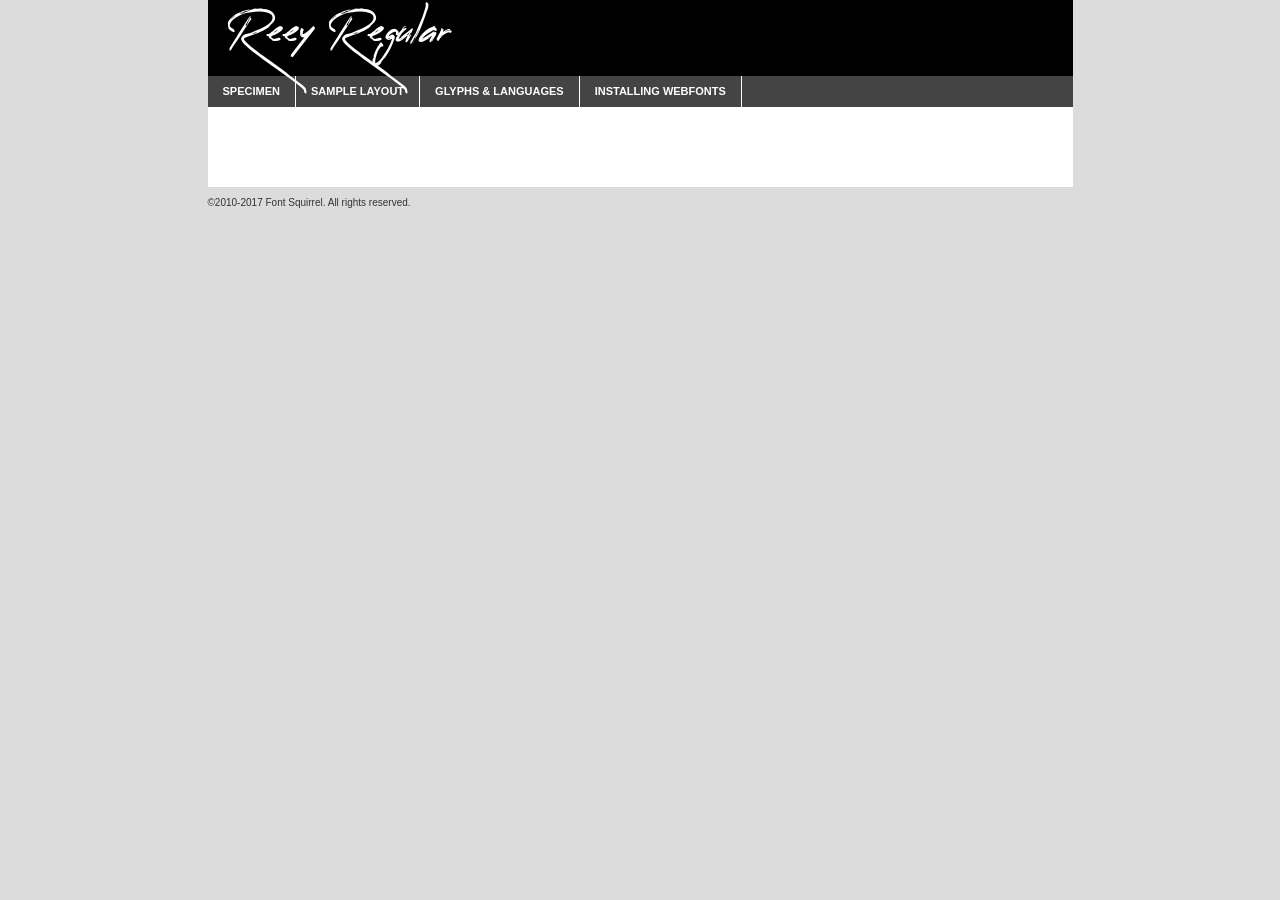
<file: assets/vendors/reey-font/reey-regular-demo.html>
<!DOCTYPE html PUBLIC "-//W3C//DTD XHTML 1.0 Transitional//EN"
	"http://www.w3.org/TR/xhtml1/DTD/xhtml1-transitional.dtd">

<html xmlns="http://www.w3.org/1999/xhtml" xml:lang="en" lang="en">
<head>
	<meta http-equiv="Content-Type" content="text/html; charset=utf-8" />
	<script src="http://ajax.googleapis.com/ajax/libs/jquery/1.7.2/jquery.min.js" type="text/javascript" charset="utf-8"></script>
	<script type="text/javascript">
	(function($){$.fn.easyTabs=function(option){var param=jQuery.extend({fadeSpeed:"fast",defaultContent:1,activeClass:'active'},option);$(this).each(function(){var thisId="#"+this.id;if(param.defaultContent==''){param.defaultContent=1;}
	if(typeof param.defaultContent=="number")
	{var defaultTab=$(thisId+" .tabs li:eq("+(param.defaultContent-1)+") a").attr('href').substr(1);}else{var defaultTab=param.defaultContent;}
	$(thisId+" .tabs li a").each(function(){var tabToHide=$(this).attr('href').substr(1);$("#"+tabToHide).addClass('easytabs-tab-content');});hideAll();changeContent(defaultTab);function hideAll(){$(thisId+" .easytabs-tab-content").hide();}
	function changeContent(tabId){hideAll();$(thisId+" .tabs li").removeClass(param.activeClass);$(thisId+" .tabs li a[href=#"+tabId+"]").closest('li').addClass(param.activeClass);if(param.fadeSpeed!="none")
	{$(thisId+" #"+tabId).fadeIn(param.fadeSpeed);}else{$(thisId+" #"+tabId).show();}}
	$(thisId+" .tabs li").click(function(){var tabId=$(this).find('a').attr('href').substr(1);changeContent(tabId);return false;});});}})(jQuery);
	</script>
	<link rel="stylesheet" href="specimen_files/specimen_stylesheet.css" type="text/css" charset="utf-8" />
	<link rel="stylesheet" href="stylesheet.css" type="text/css" charset="utf-8" />

	<style type="text/css">
					body{
				font-family: 'reeyregular';
							}
		</style>

	<title>Reey Regular Specimen</title>
	
	
	<script type="text/javascript" charset="utf-8">
		$(document).ready(function() {
			$('#container').easyTabs({defaultContent:1});
		});
	</script>
</head>

<body>
<div id="container">
	<div id="header">
		Reey Regular	</div>
	<ul class="tabs">
		<li><a href="#specimen">Specimen</a></li>
		<li><a href="#layout">Sample Layout</a></li>
				<li><a href="#glyphs">Glyphs &amp; Languages</a></li>
		<li><a href="#installing">Installing Webfonts</a></li>
		
	</ul>
	
	<div id="main_content">

		
			<div id="specimen">
		
				<div class="section">
					<div class="grid12 firstcol">
						<div class="huge">AaBb</div>
					</div>
				</div>
		
				<div class="section">
					<div class="glyph_range">A&#x200B;B&#x200b;C&#x200b;D&#x200b;E&#x200b;F&#x200b;G&#x200b;H&#x200b;I&#x200b;J&#x200b;K&#x200b;L&#x200b;M&#x200b;N&#x200b;O&#x200b;P&#x200b;Q&#x200b;R&#x200b;S&#x200b;T&#x200b;U&#x200b;V&#x200b;W&#x200b;X&#x200b;Y&#x200b;Z&#x200b;a&#x200b;b&#x200b;c&#x200b;d&#x200b;e&#x200b;f&#x200b;g&#x200b;h&#x200b;i&#x200b;j&#x200b;k&#x200b;l&#x200b;m&#x200b;n&#x200b;o&#x200b;p&#x200b;q&#x200b;r&#x200b;s&#x200b;t&#x200b;u&#x200b;v&#x200b;w&#x200b;x&#x200b;y&#x200b;z&#x200b;1&#x200b;2&#x200b;3&#x200b;4&#x200b;5&#x200b;6&#x200b;7&#x200b;8&#x200b;9&#x200b;0&#x200b;&amp;&#x200b;.&#x200b;,&#x200b;?&#x200b;!&#x200b;&#64;&#x200b;(&#x200b;)&#x200b;#&#x200b;$&#x200b;%&#x200b;*&#x200b;+&#x200b;-&#x200b;=&#x200b;:&#x200b;;</div>
				</div>
				<div class="section">
					<div class="grid12 firstcol">
						<table class="sample_table">
							<tr><td>10</td><td class="size10">abcdefghijklmnopqrstuvwxyzABCDEFGHIJKLMNOPQRSTUVWXYZ0123456789abcdefghijklmnopqrstuvwxyzABCDEFGHIJKLMNOPQRSTUVWXYZ0123456789abcdefghijklmnopqrstuvwxyzABCDEFGHIJKLMNOPQRSTUVWXYZ</td></tr>
							<tr><td>11</td><td class="size11">abcdefghijklmnopqrstuvwxyzABCDEFGHIJKLMNOPQRSTUVWXYZ0123456789abcdefghijklmnopqrstuvwxyzABCDEFGHIJKLMNOPQRSTUVWXYZ0123456789abcdefghijklmnopqrstuvwxyzABCDEFGHIJKLMNOPQRSTUVWXYZ</td></tr>
							<tr><td>12</td><td class="size12">abcdefghijklmnopqrstuvwxyzABCDEFGHIJKLMNOPQRSTUVWXYZ0123456789abcdefghijklmnopqrstuvwxyzABCDEFGHIJKLMNOPQRSTUVWXYZ0123456789abcdefghijklmnopqrstuvwxyzABCDEFGHIJKLMNOPQRSTUVWXYZ</td></tr>
							<tr><td>13</td><td class="size13">abcdefghijklmnopqrstuvwxyzABCDEFGHIJKLMNOPQRSTUVWXYZ0123456789abcdefghijklmnopqrstuvwxyzABCDEFGHIJKLMNOPQRSTUVWXYZ0123456789abcdefghijklmnopqrstuvwxyzABCDEFGHIJKLMNOPQRSTUVWXYZ</td></tr>
							<tr><td>14</td><td class="size14">abcdefghijklmnopqrstuvwxyzABCDEFGHIJKLMNOPQRSTUVWXYZ0123456789abcdefghijklmnopqrstuvwxyzABCDEFGHIJKLMNOPQRSTUVWXYZ0123456789abcdefghijklmnopqrstuvwxyzABCDEFGHIJKLMNOPQRSTUVWXYZ</td></tr>
							<tr><td>16</td><td class="size16">abcdefghijklmnopqrstuvwxyzABCDEFGHIJKLMNOPQRSTUVWXYZ0123456789abcdefghijklmnopqrstuvwxyzABCDEFGHIJKLMNOPQRSTUVWXYZ</td></tr>
							<tr><td>18</td><td class="size18">abcdefghijklmnopqrstuvwxyzABCDEFGHIJKLMNOPQRSTUVWXYZ0123456789abcdefghijklmnopqrstuvwxyzABCDEFGHIJKLMNOPQRSTUVWXYZ</td></tr>
							<tr><td>20</td><td class="size20">abcdefghijklmnopqrstuvwxyzABCDEFGHIJKLMNOPQRSTUVWXYZ0123456789abcdefghijklmnopqrstuvwxyzABCDEFGHIJKLMNOPQRSTUVWXYZ</td></tr>
							<tr><td>24</td><td class="size24">abcdefghijklmnopqrstuvwxyzABCDEFGHIJKLMNOPQRSTUVWXYZ0123456789abcdefghijklmnopqrstuvwxyzABCDEFGHIJKLMNOPQRSTUVWXYZ</td></tr>
							<tr><td>30</td><td class="size30">abcdefghijklmnopqrstuvwxyzABCDEFGHIJKLMNOPQRSTUVWXYZ0123456789abcdefghijklmnopqrstuvwxyzABCDEFGHIJKLMNOPQRSTUVWXYZ</td></tr>
							<tr><td>36</td><td class="size36">abcdefghijklmnopqrstuvwxyzABCDEFGHIJKLMNOPQRSTUVWXYZ0123456789abcdefghijklmnopqrstuvwxyzABCDEFGHIJKLMNOPQRSTUVWXYZ</td></tr>
							<tr><td>48</td><td class="size48">abcdefghijklmnopqrstuvwxyzABCDEFGHIJKLMNOPQRSTUVWXYZ0123456789abcdefghijklmnopqrstuvwxyzABCDEFGHIJKLMNOPQRSTUVWXYZ</td></tr>
							<tr><td>60</td><td class="size60">abcdefghijklmnopqrstuvwxyzABCDEFGHIJKLMNOPQRSTUVWXYZ0123456789abcdefghijklmnopqrstuvwxyzABCDEFGHIJKLMNOPQRSTUVWXYZ</td></tr>
							<tr><td>72</td><td class="size72">abcdefghijklmnopqrstuvwxyzABCDEFGHIJKLMNOPQRSTUVWXYZ0123456789abcdefghijklmnopqrstuvwxyzABCDEFGHIJKLMNOPQRSTUVWXYZ</td></tr>
							<tr><td>90</td><td class="size90">abcdefghijklmnopqrstuvwxyzABCDEFGHIJKLMNOPQRSTUVWXYZ0123456789abcdefghijklmnopqrstuvwxyzABCDEFGHIJKLMNOPQRSTUVWXYZ</td></tr>
						</table>
				
					</div>
			
				</div>
		
		
		
								<div class="section" id="bodycomparison">


										<div id="xheight">
				<div class="fontbody">&#x25FC;&#x25FC;&#x25FC;&#x25FC;&#x25FC;&#x25FC;&#x25FC;&#x25FC;&#x25FC;&#x25FC;&#x25FC;&#x25FC;&#x25FC;&#x25FC;&#x25FC;&#x25FC;&#x25FC;&#x25FC;&#x25FC;&#x25FC;&#x25FC;&#x25FC;&#x25FC;&#x25FC;&#x25FC;&#x25FC;&#x25FC;&#x25FC;&#x25FC;&#x25FC;&#x25FC;&#x25FC;&#x25FC;&#x25FC;&#x25FC;&#x25FC;&#x25FC;&#x25FC;&#x25FC;&#x25FC;&#x25FC;&#x25FC;&#x25FC;&#x25FC;&#x25FC;&#x25FC;&#x25FC;&#x25FC;&#x25FC;&#x25FC;&#x25FC;&#x25FC;&#x25FC;&#x25FC;&#x25FC;&#x25FC;&#x25FC;&#x25FC;&#x25FC;&#x25FC;&#x25FC;&#x25FC;&#x25FC;&#x25FC;&#x25FC;&#x25FC;&#x25FC;&#x25FC;&#x25FC;&#x25FC;&#x25FC;&#x25FC;&#x25FC;&#x25FC;&#x25FC;&#x25FC;&#x25FC;&#x25FC;&#x25FC;&#x25FC;&#x25FC;&#x25FC;&#x25FC;&#x25FC;&#x25FC;&#x25FC;&#x25FC;&#x25FC;&#x25FC;&#x25FC;&#x25FC;&#x25FC;&#x25FC;&#x25FC;&#x25FC;&#x25FC;&#x25FC;&#x25FC;&#x25FC;body</div><div class="arialbody">body</div><div class="verdanabody">body</div><div class="georgiabody">body</div></div>
										<div class="fontbody" style="z-index:1">
											body<span>Reey Regular</span>
										</div>
										<div class="arialbody" style="z-index:1">
											body<span>Arial</span>
										</div>
										<div class="verdanabody" style="z-index:1">
											body<span>Verdana</span>
										</div>
										<div class="georgiabody" style="z-index:1">
											body<span>Georgia</span>
										</div>



								</div>
		
		
				<div class="section psample psample_row1" id="">
					
					<div class="grid2 firstcol">
						<p class="size10"><span>10.</span>Aenean lacinia bibendum nulla sed consectetur. Fusce dapibus, tellus ac cursus commodo, tortor mauris condimentum nibh, ut fermentum massa justo sit amet risus. Nullam id dolor id nibh ultricies vehicula ut id elit. Cum sociis natoque penatibus et magnis dis parturient montes, nascetur ridiculus mus. Nulla vitae elit libero, a pharetra augue.</p>
			
					</div>
					<div class="grid3">
						<p class="size11"><span>11.</span>Aenean lacinia bibendum nulla sed consectetur. Fusce dapibus, tellus ac cursus commodo, tortor mauris condimentum nibh, ut fermentum massa justo sit amet risus. Nullam id dolor id nibh ultricies vehicula ut id elit. Cum sociis natoque penatibus et magnis dis parturient montes, nascetur ridiculus mus. Nulla vitae elit libero, a pharetra augue.</p>
			
					</div>
					<div class="grid3">
						<p class="size12"><span>12.</span>Aenean lacinia bibendum nulla sed consectetur. Fusce dapibus, tellus ac cursus commodo, tortor mauris condimentum nibh, ut fermentum massa justo sit amet risus. Nullam id dolor id nibh ultricies vehicula ut id elit. Cum sociis natoque penatibus et magnis dis parturient montes, nascetur ridiculus mus. Nulla vitae elit libero, a pharetra augue.</p>
			
					</div>
					<div class="grid4">
						<p class="size13"><span>13.</span>Aenean lacinia bibendum nulla sed consectetur. Fusce dapibus, tellus ac cursus commodo, tortor mauris condimentum nibh, ut fermentum massa justo sit amet risus. Nullam id dolor id nibh ultricies vehicula ut id elit. Cum sociis natoque penatibus et magnis dis parturient montes, nascetur ridiculus mus. Nulla vitae elit libero, a pharetra augue.</p>
			
					</div>
					<div class="white_blend"></div>
					
				</div>
				<div class="section psample psample_row2" id="">
					<div class="grid3 firstcol">
						<p class="size14"><span>14.</span>Aenean lacinia bibendum nulla sed consectetur. Fusce dapibus, tellus ac cursus commodo, tortor mauris condimentum nibh, ut fermentum massa justo sit amet risus. Nullam id dolor id nibh ultricies vehicula ut id elit. Cum sociis natoque penatibus et magnis dis parturient montes, nascetur ridiculus mus. Nulla vitae elit libero, a pharetra augue.</p>
			
					</div>
					<div class="grid4">
						<p class="size16"><span>16.</span>Aenean lacinia bibendum nulla sed consectetur. Fusce dapibus, tellus ac cursus commodo, tortor mauris condimentum nibh, ut fermentum massa justo sit amet risus. Nullam id dolor id nibh ultricies vehicula ut id elit. Cum sociis natoque penatibus et magnis dis parturient montes, nascetur ridiculus mus. Nulla vitae elit libero, a pharetra augue.</p>
			
					</div>
					<div class="grid5">
						<p class="size18"><span>18.</span>Aenean lacinia bibendum nulla sed consectetur. Fusce dapibus, tellus ac cursus commodo, tortor mauris condimentum nibh, ut fermentum massa justo sit amet risus. Nullam id dolor id nibh ultricies vehicula ut id elit. Cum sociis natoque penatibus et magnis dis parturient montes, nascetur ridiculus mus. Nulla vitae elit libero, a pharetra augue.</p>
			
					</div>

					<div class="white_blend"></div>

				</div>
				
				<div class="section psample psample_row3" id="">
					<div class="grid5 firstcol">
						<p class="size20"><span>20.</span>Aenean lacinia bibendum nulla sed consectetur. Fusce dapibus, tellus ac cursus commodo, tortor mauris condimentum nibh, ut fermentum massa justo sit amet risus. Nullam id dolor id nibh ultricies vehicula ut id elit. Cum sociis natoque penatibus et magnis dis parturient montes, nascetur ridiculus mus. Nulla vitae elit libero, a pharetra augue.</p>
					</div>
					<div class="grid7">
						<p class="size24"><span>24.</span>Aenean lacinia bibendum nulla sed consectetur. Fusce dapibus, tellus ac cursus commodo, tortor mauris condimentum nibh, ut fermentum massa justo sit amet risus. Nullam id dolor id nibh ultricies vehicula ut id elit. Cum sociis natoque penatibus et magnis dis parturient montes, nascetur ridiculus mus. Nulla vitae elit libero, a pharetra augue.</p>
					</div>
					
					<div class="white_blend"></div>
					
				</div>
				
				<div class="section psample psample_row4" id="">
					<div class="grid12 firstcol">
						<p class="size30"><span>30.</span>Aenean lacinia bibendum nulla sed consectetur. Fusce dapibus, tellus ac cursus commodo, tortor mauris condimentum nibh, ut fermentum massa justo sit amet risus. Nullam id dolor id nibh ultricies vehicula ut id elit. Cum sociis natoque penatibus et magnis dis parturient montes, nascetur ridiculus mus. Nulla vitae elit libero, a pharetra augue.</p>
					</div>
					<div class="white_blend"></div>
					
				</div>
				
				
				
				<div class="section psample psample_row1 fullreverse">
					<div class="grid2 firstcol">
						<p class="size10"><span>10.</span>Aenean lacinia bibendum nulla sed consectetur. Fusce dapibus, tellus ac cursus commodo, tortor mauris condimentum nibh, ut fermentum massa justo sit amet risus. Nullam id dolor id nibh ultricies vehicula ut id elit. Cum sociis natoque penatibus et magnis dis parturient montes, nascetur ridiculus mus. Nulla vitae elit libero, a pharetra augue.</p>
			
					</div>
					<div class="grid3">
						<p class="size11"><span>11.</span>Aenean lacinia bibendum nulla sed consectetur. Fusce dapibus, tellus ac cursus commodo, tortor mauris condimentum nibh, ut fermentum massa justo sit amet risus. Nullam id dolor id nibh ultricies vehicula ut id elit. Cum sociis natoque penatibus et magnis dis parturient montes, nascetur ridiculus mus. Nulla vitae elit libero, a pharetra augue.</p>
			
					</div>
					<div class="grid3">
						<p class="size12"><span>12.</span>Aenean lacinia bibendum nulla sed consectetur. Fusce dapibus, tellus ac cursus commodo, tortor mauris condimentum nibh, ut fermentum massa justo sit amet risus. Nullam id dolor id nibh ultricies vehicula ut id elit. Cum sociis natoque penatibus et magnis dis parturient montes, nascetur ridiculus mus. Nulla vitae elit libero, a pharetra augue.</p>
			
					</div>
					<div class="grid4">
						<p class="size13"><span>13.</span>Aenean lacinia bibendum nulla sed consectetur. Fusce dapibus, tellus ac cursus commodo, tortor mauris condimentum nibh, ut fermentum massa justo sit amet risus. Nullam id dolor id nibh ultricies vehicula ut id elit. Cum sociis natoque penatibus et magnis dis parturient montes, nascetur ridiculus mus. Nulla vitae elit libero, a pharetra augue.</p>
			
					</div>
					<div class="black_blend"></div>
					
				</div>
				
				<div class="section psample psample_row2 fullreverse">
					<div class="grid3 firstcol">
						<p class="size14"><span>14.</span>Aenean lacinia bibendum nulla sed consectetur. Fusce dapibus, tellus ac cursus commodo, tortor mauris condimentum nibh, ut fermentum massa justo sit amet risus. Nullam id dolor id nibh ultricies vehicula ut id elit. Cum sociis natoque penatibus et magnis dis parturient montes, nascetur ridiculus mus. Nulla vitae elit libero, a pharetra augue.</p>
			
					</div>
					<div class="grid4">
						<p class="size16"><span>16.</span>Aenean lacinia bibendum nulla sed consectetur. Fusce dapibus, tellus ac cursus commodo, tortor mauris condimentum nibh, ut fermentum massa justo sit amet risus. Nullam id dolor id nibh ultricies vehicula ut id elit. Cum sociis natoque penatibus et magnis dis parturient montes, nascetur ridiculus mus. Nulla vitae elit libero, a pharetra augue.</p>
			
					</div>
					<div class="grid5">
						<p class="size18"><span>18.</span>Aenean lacinia bibendum nulla sed consectetur. Fusce dapibus, tellus ac cursus commodo, tortor mauris condimentum nibh, ut fermentum massa justo sit amet risus. Nullam id dolor id nibh ultricies vehicula ut id elit. Cum sociis natoque penatibus et magnis dis parturient montes, nascetur ridiculus mus. Nulla vitae elit libero, a pharetra augue.</p>
			
					</div>
					<div class="black_blend"></div>

				</div>
				
				<div class="section psample fullreverse psample_row3" id="">
					<div class="grid5 firstcol">
						<p class="size20"><span>20.</span>Aenean lacinia bibendum nulla sed consectetur. Fusce dapibus, tellus ac cursus commodo, tortor mauris condimentum nibh, ut fermentum massa justo sit amet risus. Nullam id dolor id nibh ultricies vehicula ut id elit. Cum sociis natoque penatibus et magnis dis parturient montes, nascetur ridiculus mus. Nulla vitae elit libero, a pharetra augue.</p>
					</div>
					<div class="grid7">
						<p class="size24"><span>24.</span>Aenean lacinia bibendum nulla sed consectetur. Fusce dapibus, tellus ac cursus commodo, tortor mauris condimentum nibh, ut fermentum massa justo sit amet risus. Nullam id dolor id nibh ultricies vehicula ut id elit. Cum sociis natoque penatibus et magnis dis parturient montes, nascetur ridiculus mus. Nulla vitae elit libero, a pharetra augue.</p>
					</div>
					
					<div class="black_blend"></div>
					
				</div>
				
				<div class="section psample fullreverse psample_row4" id="" style="border-bottom: 20px #000 solid;">
					<div class="grid12 firstcol">
						<p class="size30"><span>30.</span>Aenean lacinia bibendum nulla sed consectetur. Fusce dapibus, tellus ac cursus commodo, tortor mauris condimentum nibh, ut fermentum massa justo sit amet risus. Nullam id dolor id nibh ultricies vehicula ut id elit. Cum sociis natoque penatibus et magnis dis parturient montes, nascetur ridiculus mus. Nulla vitae elit libero, a pharetra augue.</p>
					</div>
					<div class="black_blend"></div>
					
				</div>
				
				
				
				
			</div>
			
			<div id="layout">
				
				<div class="section">
					
					<div class="grid12 firstcol">
						<h1>Lorem Ipsum Dolor</h1>
						<h2>Etiam porta sem malesuada magna mollis euismod</h2>
						
						<p class="byline">By <a href="#link">Aenean Lacinia</a></p>
					</div>
				</div>
				<div class="section">
					<div class="grid8 firstcol">
						<p class="large">Donec sed odio dui. Morbi leo risus, porta ac consectetur ac, vestibulum at eros. Fusce dapibus, tellus ac cursus commodo, tortor mauris condimentum nibh, ut fermentum massa justo sit amet risus. </p>

						
						<h3>Pellentesque ornare sem</h3>

						<p>Maecenas sed diam eget risus varius blandit sit amet non magna. Maecenas faucibus mollis interdum. Donec ullamcorper nulla non metus auctor fringilla. Nullam id dolor id nibh ultricies vehicula ut id elit. Nullam id dolor id nibh ultricies vehicula ut id elit. </p>

						<p>Aenean eu leo quam. Pellentesque ornare sem lacinia quam venenatis vestibulum. Lorem ipsum dolor sit amet, consectetur adipiscing elit. Cum sociis natoque penatibus et magnis dis parturient montes, nascetur ridiculus mus. </p>

						<p>Nulla vitae elit libero, a pharetra augue. Praesent commodo cursus magna, vel scelerisque nisl consectetur et. Aenean lacinia bibendum nulla sed consectetur. </p>

						<p>Nullam quis risus eget urna mollis ornare vel eu leo. Nullam quis risus eget urna mollis ornare vel eu leo. Maecenas sed diam eget risus varius blandit sit amet non magna. Donec ullamcorper nulla non metus auctor fringilla. </p>

						<h3>Cras mattis consectetur</h3>

						<p>Aenean eu leo quam. Pellentesque ornare sem lacinia quam venenatis vestibulum. Aenean lacinia bibendum nulla sed consectetur. Integer posuere erat a ante venenatis dapibus posuere velit aliquet. Cras mattis consectetur purus sit amet fermentum. </p>

						<p>Nullam id dolor id nibh ultricies vehicula ut id elit. Nullam quis risus eget urna mollis ornare vel eu leo. Cras mattis consectetur purus sit amet fermentum.</p>
					</div>
					
					<div class="grid4 sidebar">
						
						<div class="box reverse">
							<p class="last">Nullam quis risus eget urna mollis ornare vel eu leo. Donec ullamcorper nulla non metus auctor fringilla. Cras mattis consectetur purus sit amet fermentum. Sed posuere consectetur est at lobortis. Lorem ipsum dolor sit amet, consectetur adipiscing elit. </p>
						</div>
						
						<p class="caption">Maecenas sed diam eget risus varius.</p>

						<p>Vestibulum id ligula porta felis euismod semper. Integer posuere erat a ante venenatis dapibus posuere velit aliquet. Vestibulum id ligula porta felis euismod semper. Sed posuere consectetur est at lobortis. Maecenas sed diam eget risus varius blandit sit amet non magna. Fusce dapibus, tellus ac cursus commodo, tortor mauris condimentum nibh, ut fermentum massa justo sit amet risus. </p>

					

						<p>Duis mollis, est non commodo luctus, nisi erat porttitor ligula, eget lacinia odio sem nec elit. Aenean lacinia bibendum nulla sed consectetur. Vivamus sagittis lacus vel augue laoreet rutrum faucibus dolor auctor. Aenean lacinia bibendum nulla sed consectetur. Nullam quis risus eget urna mollis ornare vel eu leo. </p>

						<p>Praesent commodo cursus magna, vel scelerisque nisl consectetur et. Donec ullamcorper nulla non metus auctor fringilla. Maecenas faucibus mollis interdum. Fusce dapibus, tellus ac cursus commodo, tortor mauris condimentum nibh, ut fermentum massa justo sit amet risus. </p>

					</div>
				</div>
				
			</div>


			



		<div id="glyphs">
			<div class="section">
				<div class="grid12 firstcol">
			
				<h1>Language Support</h1>
				<p>The subset of Reey Regular in this kit supports the following languages:<br />
			
					English, Arrernte, Bislama, Cebuano, Fijian, Gilbertese, Hmong, Ibanag, Iloko_ilokano, Interglossa_glosa, Interlingua, Lojban, Norfolk_pitcairnese, Oromo, Rotokas, Seychelles_creole, Shona, Somali, Southern_ndebele, Swahili, Swati_swazi, Tok_pisin, Warlpiri, Xhosa, Zulu, Latinbasic, Ubasic, Demo				</p>
				<h1>Glyph Chart</h1>
				<p>The subset of Reey Regular in this kit includes all the glyphs listed below. Unicode entities are included above each glyph to help you insert individual characters into your layout.</p>
				<div id="glyph_chart">
			
																				 <div><p>&amp;#32;</p>&#32;</div>
																				 <div><p>&amp;#33;</p>&#33;</div>
																				 <div><p>&amp;#34;</p>&#34;</div>
																				 <div><p>&amp;#35;</p>&#35;</div>
																				 <div><p>&amp;#36;</p>&#36;</div>
																				 <div><p>&amp;#37;</p>&#37;</div>
																				 <div><p>&amp;#38;</p>&#38;</div>
																				 <div><p>&amp;#39;</p>&#39;</div>
																				 <div><p>&amp;#40;</p>&#40;</div>
																				 <div><p>&amp;#41;</p>&#41;</div>
																				 <div><p>&amp;#42;</p>&#42;</div>
																				 <div><p>&amp;#43;</p>&#43;</div>
																				 <div><p>&amp;#44;</p>&#44;</div>
																				 <div><p>&amp;#45;</p>&#45;</div>
																				 <div><p>&amp;#46;</p>&#46;</div>
																				 <div><p>&amp;#47;</p>&#47;</div>
																				 <div><p>&amp;#48;</p>&#48;</div>
																				 <div><p>&amp;#49;</p>&#49;</div>
																				 <div><p>&amp;#50;</p>&#50;</div>
																				 <div><p>&amp;#51;</p>&#51;</div>
																				 <div><p>&amp;#52;</p>&#52;</div>
																				 <div><p>&amp;#53;</p>&#53;</div>
																				 <div><p>&amp;#54;</p>&#54;</div>
																				 <div><p>&amp;#55;</p>&#55;</div>
																				 <div><p>&amp;#56;</p>&#56;</div>
																				 <div><p>&amp;#57;</p>&#57;</div>
																				 <div><p>&amp;#58;</p>&#58;</div>
																				 <div><p>&amp;#59;</p>&#59;</div>
																				 <div><p>&amp;#60;</p>&#60;</div>
																				 <div><p>&amp;#61;</p>&#61;</div>
																				 <div><p>&amp;#62;</p>&#62;</div>
																				 <div><p>&amp;#63;</p>&#63;</div>
																				 <div><p>&amp;#64;</p>&#64;</div>
																				 <div><p>&amp;#65;</p>&#65;</div>
																				 <div><p>&amp;#66;</p>&#66;</div>
																				 <div><p>&amp;#67;</p>&#67;</div>
																				 <div><p>&amp;#68;</p>&#68;</div>
																				 <div><p>&amp;#69;</p>&#69;</div>
																				 <div><p>&amp;#70;</p>&#70;</div>
																				 <div><p>&amp;#71;</p>&#71;</div>
																				 <div><p>&amp;#72;</p>&#72;</div>
																				 <div><p>&amp;#73;</p>&#73;</div>
																				 <div><p>&amp;#74;</p>&#74;</div>
																				 <div><p>&amp;#75;</p>&#75;</div>
																				 <div><p>&amp;#76;</p>&#76;</div>
																				 <div><p>&amp;#77;</p>&#77;</div>
																				 <div><p>&amp;#78;</p>&#78;</div>
																				 <div><p>&amp;#79;</p>&#79;</div>
																				 <div><p>&amp;#80;</p>&#80;</div>
																				 <div><p>&amp;#81;</p>&#81;</div>
																				 <div><p>&amp;#82;</p>&#82;</div>
																				 <div><p>&amp;#83;</p>&#83;</div>
																				 <div><p>&amp;#84;</p>&#84;</div>
																				 <div><p>&amp;#85;</p>&#85;</div>
																				 <div><p>&amp;#86;</p>&#86;</div>
																				 <div><p>&amp;#87;</p>&#87;</div>
																				 <div><p>&amp;#88;</p>&#88;</div>
																				 <div><p>&amp;#89;</p>&#89;</div>
																				 <div><p>&amp;#90;</p>&#90;</div>
																				 <div><p>&amp;#91;</p>&#91;</div>
																				 <div><p>&amp;#92;</p>&#92;</div>
																				 <div><p>&amp;#93;</p>&#93;</div>
																				 <div><p>&amp;#94;</p>&#94;</div>
																				 <div><p>&amp;#95;</p>&#95;</div>
																				 <div><p>&amp;#96;</p>&#96;</div>
																				 <div><p>&amp;#97;</p>&#97;</div>
																				 <div><p>&amp;#98;</p>&#98;</div>
																				 <div><p>&amp;#99;</p>&#99;</div>
																				 <div><p>&amp;#100;</p>&#100;</div>
																				 <div><p>&amp;#101;</p>&#101;</div>
																				 <div><p>&amp;#102;</p>&#102;</div>
																				 <div><p>&amp;#103;</p>&#103;</div>
																				 <div><p>&amp;#104;</p>&#104;</div>
																				 <div><p>&amp;#105;</p>&#105;</div>
																				 <div><p>&amp;#106;</p>&#106;</div>
																				 <div><p>&amp;#107;</p>&#107;</div>
																				 <div><p>&amp;#108;</p>&#108;</div>
																				 <div><p>&amp;#109;</p>&#109;</div>
																				 <div><p>&amp;#110;</p>&#110;</div>
																				 <div><p>&amp;#111;</p>&#111;</div>
																				 <div><p>&amp;#112;</p>&#112;</div>
																				 <div><p>&amp;#113;</p>&#113;</div>
																				 <div><p>&amp;#114;</p>&#114;</div>
																				 <div><p>&amp;#115;</p>&#115;</div>
																				 <div><p>&amp;#116;</p>&#116;</div>
																				 <div><p>&amp;#117;</p>&#117;</div>
																				 <div><p>&amp;#118;</p>&#118;</div>
																				 <div><p>&amp;#119;</p>&#119;</div>
																				 <div><p>&amp;#120;</p>&#120;</div>
																				 <div><p>&amp;#121;</p>&#121;</div>
																				 <div><p>&amp;#122;</p>&#122;</div>
																				 <div><p>&amp;#123;</p>&#123;</div>
																				 <div><p>&amp;#124;</p>&#124;</div>
																				 <div><p>&amp;#125;</p>&#125;</div>
																				 <div><p>&amp;#126;</p>&#126;</div>
																				 <div><p>&amp;#160;</p>&#160;</div>
																				 <div><p>&amp;#161;</p>&#161;</div>
																				 <div><p>&amp;#162;</p>&#162;</div>
																				 <div><p>&amp;#163;</p>&#163;</div>
																				 <div><p>&amp;#164;</p>&#164;</div>
																				 <div><p>&amp;#165;</p>&#165;</div>
																				 <div><p>&amp;#166;</p>&#166;</div>
																				 <div><p>&amp;#167;</p>&#167;</div>
																				 <div><p>&amp;#168;</p>&#168;</div>
																				 <div><p>&amp;#169;</p>&#169;</div>
																				 <div><p>&amp;#171;</p>&#171;</div>
																				 <div><p>&amp;#173;</p>&#173;</div>
																				 <div><p>&amp;#174;</p>&#174;</div>
																				 <div><p>&amp;#176;</p>&#176;</div>
																				 <div><p>&amp;#177;</p>&#177;</div>
																				 <div><p>&amp;#180;</p>&#180;</div>
																				 <div><p>&amp;#183;</p>&#183;</div>
																				 <div><p>&amp;#184;</p>&#184;</div>
																				 <div><p>&amp;#187;</p>&#187;</div>
																				 <div><p>&amp;#191;</p>&#191;</div>
																				 <div><p>&amp;#215;</p>&#215;</div>
																				 <div><p>&amp;#224;</p>&#224;</div>
																				 <div><p>&amp;#225;</p>&#225;</div>
																				 <div><p>&amp;#226;</p>&#226;</div>
																				 <div><p>&amp;#227;</p>&#227;</div>
																				 <div><p>&amp;#228;</p>&#228;</div>
																				 <div><p>&amp;#229;</p>&#229;</div>
																				 <div><p>&amp;#231;</p>&#231;</div>
																				 <div><p>&amp;#232;</p>&#232;</div>
																				 <div><p>&amp;#233;</p>&#233;</div>
																				 <div><p>&amp;#234;</p>&#234;</div>
																				 <div><p>&amp;#235;</p>&#235;</div>
																				 <div><p>&amp;#236;</p>&#236;</div>
																				 <div><p>&amp;#237;</p>&#237;</div>
																				 <div><p>&amp;#238;</p>&#238;</div>
																				 <div><p>&amp;#239;</p>&#239;</div>
																				 <div><p>&amp;#241;</p>&#241;</div>
																				 <div><p>&amp;#242;</p>&#242;</div>
																				 <div><p>&amp;#243;</p>&#243;</div>
																				 <div><p>&amp;#244;</p>&#244;</div>
																				 <div><p>&amp;#245;</p>&#245;</div>
																				 <div><p>&amp;#246;</p>&#246;</div>
																				 <div><p>&amp;#247;</p>&#247;</div>
																				 <div><p>&amp;#249;</p>&#249;</div>
																				 <div><p>&amp;#250;</p>&#250;</div>
																				 <div><p>&amp;#251;</p>&#251;</div>
																				 <div><p>&amp;#252;</p>&#252;</div>
																				 <div><p>&amp;#253;</p>&#253;</div>
																				 <div><p>&amp;#255;</p>&#255;</div>
																				 <div><p>&amp;#710;</p>&#710;</div>
																				 <div><p>&amp;#732;</p>&#732;</div>
																				 <div><p>&amp;#8192;</p>&#8192;</div>
																				 <div><p>&amp;#8193;</p>&#8193;</div>
																				 <div><p>&amp;#8194;</p>&#8194;</div>
																				 <div><p>&amp;#8195;</p>&#8195;</div>
																				 <div><p>&amp;#8196;</p>&#8196;</div>
																				 <div><p>&amp;#8197;</p>&#8197;</div>
																				 <div><p>&amp;#8198;</p>&#8198;</div>
																				 <div><p>&amp;#8199;</p>&#8199;</div>
																				 <div><p>&amp;#8200;</p>&#8200;</div>
																				 <div><p>&amp;#8201;</p>&#8201;</div>
																				 <div><p>&amp;#8202;</p>&#8202;</div>
																				 <div><p>&amp;#8208;</p>&#8208;</div>
																				 <div><p>&amp;#8209;</p>&#8209;</div>
																				 <div><p>&amp;#8210;</p>&#8210;</div>
																				 <div><p>&amp;#8211;</p>&#8211;</div>
																				 <div><p>&amp;#8212;</p>&#8212;</div>
																				 <div><p>&amp;#8216;</p>&#8216;</div>
																				 <div><p>&amp;#8217;</p>&#8217;</div>
																				 <div><p>&amp;#8218;</p>&#8218;</div>
																				 <div><p>&amp;#8220;</p>&#8220;</div>
																				 <div><p>&amp;#8221;</p>&#8221;</div>
																				 <div><p>&amp;#8222;</p>&#8222;</div>
																				 <div><p>&amp;#8226;</p>&#8226;</div>
																				 <div><p>&amp;#8230;</p>&#8230;</div>
																				 <div><p>&amp;#8239;</p>&#8239;</div>
																				 <div><p>&amp;#8249;</p>&#8249;</div>
																				 <div><p>&amp;#8250;</p>&#8250;</div>
																				 <div><p>&amp;#8287;</p>&#8287;</div>
																				 <div><p>&amp;#8364;</p>&#8364;</div>
																				 <div><p>&amp;#8482;</p>&#8482;</div>
																				 <div><p>&amp;#9724;</p>&#9724;</div>
																																																</div>	
				</div>
		
		
			</div>
		</div>
		
		
		<div id="specs">
			
		</div>
	
		<div id="installing">
			<div class="section">
				<div class="grid7 firstcol">
					<h1>Installing Webfonts</h1>
					
					<p>Webfonts are supported by all major browser platforms but not all in the same way. There are currently four different font formats that must be included in order to target all browsers. This includes TTF, WOFF, EOT and SVG.</p>
					
					<h2>1. Upload your webfonts</h2>
					<p>You must upload your webfont kit to your website. They should be in or near the same directory as your CSS files.</p>
					
					<h2>2. Include the webfont stylesheet</h2>
					<p>A special CSS @font-face declaration helps the various browsers select the appropriate font it needs without causing you a bunch of headaches. Learn more about this syntax by reading the <a href="https://www.fontspring.com/blog/further-hardening-of-the-bulletproof-syntax">Fontspring blog post</a> about it. The code for it is as follows:</p>


<code>
@font-face{ 
	font-family: 'MyWebFont';
	src: url('WebFont.eot');
	src: url('WebFont.eot?#iefix') format('embedded-opentype'),
	     url('WebFont.woff') format('woff'),
	     url('WebFont.ttf') format('truetype'),
	     url('WebFont.svg#webfont') format('svg');
}
</code>

	<p>We've already gone ahead and generated the code for you. All you have to do is link to the stylesheet in your HTML, like this:</p>
	<code>&lt;link rel=&quot;stylesheet&quot; href=&quot;stylesheet.css&quot; type=&quot;text/css&quot; charset=&quot;utf-8&quot; /&gt;</code>

					<h2>3. Modify your own stylesheet</h2>
					<p>To take advantage of your new fonts, you must tell your stylesheet to use them. Look at the original @font-face declaration above and find the property called "font-family." The name linked there will be what you use to reference the font. Prepend that webfont name to the font stack in the "font-family" property, inside the selector you want to change. For example:</p>
<code>p { font-family: 'WebFont', Arial, sans-serif; }</code>

<h2>4. Test</h2>
<p>Getting webfonts to work cross-browser <em>can</em> be tricky. Use the information in the sidebar to help you if you find that fonts aren't loading in a particular browser.</p>
				</div>
				
				<div class="grid5 sidebar">
					<div class="box">
						<h2>Troubleshooting<br />Font-Face Problems</h2>
						<p>Having trouble getting your webfonts to load in your new website? Here are some tips to sort out what might be the problem.</p>

						<h3>Fonts not showing in any browser</h3>

						<p>This sounds like you need to work on the plumbing. You either did not upload the fonts to the correct directory, or you did not link the fonts properly in the CSS. If you've confirmed that all this is correct and you still have a problem, take a look at your .htaccess file and see if requests are getting intercepted.</p>

						<h3>Fonts not loading in iPhone or iPad</h3>

						<p>The most common problem here is that you are serving the fonts from an IIS server. IIS refuses to serve files that have unknown MIME types. If that is the case, you must set the MIME type for SVG to "image/svg+xml" in the server settings. Follow these instructions from Microsoft if you need help.</p>

						<h3>Fonts not loading in Firefox</h3>

						<p>The primary reason for this failure? You are still using a version Firefox older than 3.5. So upgrade already! If that isn't it, then you are very likely serving fonts from a different domain. Firefox requires that all font assets be served from the same domain. Lastly it is possible that you need to add WOFF to your list of MIME types (if you are serving via IIS.)</p>

						<h3>Fonts not loading in IE</h3>

						<p>Are you looking at Internet Explorer on an actual Windows machine or are you cheating by using a service like Adobe BrowserLab? Many of these screenshot services do not render @font-face for IE. Best to test it on a real machine.</p>

						<h3>Fonts not loading in IE9</h3>

						<p>IE9, like Firefox, requires that fonts be served from the same domain as the website. Make sure that is the case.</p>
					</div>
				</div>
			</div>
			
		</div>
	
	</div>
	<div id="footer">
		<p>&copy;2010-2017 Font Squirrel. All rights reserved.</p>
	</div>
</div>
</body>
</html>
</file>
<file: assets/vendors/nice-select/nice-select.css>
.nice-select {
  -webkit-tap-highlight-color: transparent;
  background-color: #fff;
  border-radius: 5px;
  border: solid 1px #e8e8e8;
  box-sizing: border-box;
  clear: both;
  cursor: pointer;
  display: block;
  float: left;
  font-family: inherit;
  font-size: 14px;
  font-weight: normal;
  height: 42px;
  line-height: 40px;
  outline: none;
  padding-left: 18px;
  padding-right: 30px;
  position: relative;
  text-align: left !important;
  -webkit-transition: all 0.2s ease-in-out;
  transition: all 0.2s ease-in-out;
  -webkit-user-select: none;
  -moz-user-select: none;
  -ms-user-select: none;
  user-select: none;
  white-space: nowrap;
  width: auto;
}



.nice-select:hover {
  border-color: #dbdbdb;
}

.nice-select:active,
.nice-select.open,
.nice-select:focus {
  border-color: #999;
}

.nice-select:after {
  border-bottom: 2px solid #999;
  border-right: 2px solid #999;
  content: '';
  display: block;
  height: 5px;
  margin-top: -4px;
  pointer-events: none;
  position: absolute;
  right: 12px;
  top: 50%;
  -webkit-transform-origin: 66% 66%;
  -ms-transform-origin: 66% 66%;
  transform-origin: 66% 66%;
  -webkit-transform: rotate(45deg);
  -ms-transform: rotate(45deg);
  transform: rotate(45deg);
  -webkit-transition: all 0.15s ease-in-out;
  transition: all 0.15s ease-in-out;
  width: 5px;
}

.nice-select.open:after {
  -webkit-transform: rotate(-135deg);
  -ms-transform: rotate(-135deg);
  transform: rotate(-135deg);
}

.nice-select.open .list {
  opacity: 1;
  pointer-events: auto;
  -webkit-transform: scale(1) translateY(0);
  -ms-transform: scale(1) translateY(0);
  transform: scale(1) translateY(0);
}

.nice-select.disabled {
  border-color: #ededed;
  color: #999;
  pointer-events: none;
}

.nice-select.disabled:after {
  border-color: #cccccc;
}

.nice-select.wide {
  width: 100%;
}

.nice-select.wide .list {
  left: 0 !important;
  right: 0 !important;
}

.nice-select.right {
  float: right;
}

.nice-select.right .list {
  left: auto;
  right: 0;
}

.nice-select.small {
  font-size: 12px;
  height: 36px;
  line-height: 34px;
}

.nice-select.small:after {
  height: 4px;
  width: 4px;
}


.nice-select.small .option {
  line-height: 34px;
  min-height: 34px;
}

.nice-select .list {
  background-color: #ffffff;
  border-radius: 5px;
  box-shadow: 0 0 0 1px rgba(68, 68, 68, 0.11);
  box-sizing: border-box;
  margin-top: 4px;
  opacity: 0;
  overflow: hidden;
  padding: 0;
  pointer-events: none;
  position: absolute;
  top: 100%;
  left: 0;
  -webkit-transform-origin: 50% 0;
  -ms-transform-origin: 50% 0;
  transform-origin: 50% 0;
  -webkit-transform: scale(0.75) translateY(-21px);
  -ms-transform: scale(0.75) translateY(-21px);
  transform: scale(0.75) translateY(-21px);
  -webkit-transition: all 0.2s cubic-bezier(0.5, 0, 0, 1.25), opacity 0.15s ease-out;
  transition: all 0.2s cubic-bezier(0.5, 0, 0, 1.25), opacity 0.15s ease-out;
  z-index: 9;
}

.nice-select .list:hover .option:not(:hover) {
  background-color: transparent !important;
}

.nice-select .option {
  cursor: pointer;
  font-weight: 400;
  line-height: 40px;
  list-style: none;
  min-height: 40px;
  outline: none;
  padding-left: 18px;
  padding-right: 29px;
  text-align: left;
  width: 100%;
  -webkit-transition: all 0.2s;
  transition: all 0.2s;
}

.nice-select .option:hover,
.nice-select .option.focus,
.nice-select .option.selected.focus {
  color: var(--thm-base);
  background-color: #f6f6f6;
}

.nice-select .option.selected {
  font-weight: 700;
}

.nice-select .option.disabled {
  background-color: transparent;
  color: #999;
  cursor: default;
}

.no-csspointerevents .nice-select .list {
  display: none;
}

.no-csspointerevents .nice-select.open .list {
  display: block;
}
</file>
<file: assets/vendors/thm-icons/style.css>
@font-face {
  font-family: 'icomoon';
  src: url('fonts/icomoon.eot?orkqwr');
  src: url('fonts/icomoon.eot?orkqwr#iefix') format('embedded-opentype'),
    url('fonts/icomoon.ttf?orkqwr') format('truetype'),
    url('fonts/icomoon.woff?orkqwr') format('woff'),
    url('fonts/icomoon.svg?orkqwr#icomoon') format('svg');
  font-weight: normal;
  font-style: normal;
  font-display: block;
}

[class^="icon-"],
[class*=" icon-"] {
  /* use !important to prevent issues with browser extensions that change fonts */
  font-family: 'icomoon' !important;
  speak: never;
  font-style: normal;
  font-weight: normal;
  font-variant: normal;
  text-transform: none;
  line-height: 1;

  /* Better Font Rendering =========== */
  -webkit-font-smoothing: antialiased;
  -moz-osx-font-smoothing: grayscale;
}



.icon-arrow-down:before {
  content: "\e900";
}

.icon-arrow-up2:before {
  content: "\e901";
}

.icon-up-arrow:before {
  content: "\e902";
}

.icon-down-arrow:before {
  content: "\e903";
}

.icon-arrow-up21:before {
  content: "\e904";
}

.icon-search:before {
  content: "\e905";
}

.icon-search-interface-symbol:before {
  content: "\e906";
}

.icon-bag:before {
  content: "\e907";
}

.icon-shopping-cart:before {
  content: "\e908";
}

.icon-menu:before {
  content: "\e909";
}

.icon-arrow-right:before {
  content: "\e90a";
}

.icon-arrow-left:before {
  content: "\e90b";
}

.icon-right-arrow:before {
  content: "\e90c";
}

.icon-left-arrow:before {
  content: "\e90d";
}

.icon-diagonal-arrow:before {
  content: "\e90e";
}

.icon-diagonal-arrow2:before {
  content: "\e90f";
}

.icon-writing:before {
  content: "\e910";
}

.icon-web-design:before {
  content: "\e911";
}

.icon-development:before {
  content: "\e912";
}

.icon-analysis:before {
  content: "\e913";
}

.icon-chevron:before {
  content: "\e914";
}

.icon-chevron-left:before {
  content: "\e915";
}

.icon-left-quote:before {
  content: "\e916";
}

.icon-left-quotes-sign:before {
  content: "\e917";
}

.icon-pointed-star:before {
  content: "\e918";
}

.icon-dribbble:before {
  content: "\e919";
}

.icon-social:before {
  content: "\e91a";
}

.icon-dribbble-1:before {
  content: "\e91b";
}

.icon-medal:before {
  content: "\e91c";
}

.icon-medal-1:before {
  content: "\e91d";
}

.icon-ringing:before {
  content: "\e91e";
}

.icon-message:before {
  content: "\e91f";
}

.icon-placeholder:before {
  content: "\e920";
}

.icon-twitter:before {
  content: "\e921";
}

.icon-facebook:before {
  content: "\e922";
}

.icon-google-plus-logo:before {
  content: "\e923";
}

.icon-pinterest:before {
  content: "\e924";
}

.icon-wifi:before {
  content: "\e925";
}

.icon-project-management:before {
  content: "\e926";
}

.icon-creative-idea:before {
  content: "\e927";
}

.icon-promotion:before {
  content: "\e928";
}

.icon-interior-design:before {
  content: "\e929";
}

.icon-play-button:before {
  content: "\e92a";
}

.icon-play-button-1:before {
  content: "\e92b";
}

.icon-plus:before {
  content: "\e92c";
}

.icon-plus-1:before {
  content: "\e92d";
}

.icon-minus:before {
  content: "\e92e";
}

.icon-minus-1:before {
  content: "\e92f";
}

.icon-minus-2:before {
  content: "\e930";
}

.icon-chatting:before {
  content: "\e931";
}

.icon-mail:before {
  content: "\e932";
}

.icon-envelope:before {
  content: "\e933";
}

.icon-placeholder-1:before {
  content: "\e934";
}

.icon-instagram:before {
  content: "\e935";
}

.icon-checked:before {
  content: "\e936";
}

.icon-right-arrow-1:before {
  content: "\e937";
}

.icon-right-arrow-2:before {
  content: "\e938";
}

.icon-phone-ringing:before {
  content: "\e939";
}

.icon-share:before {
  content: "\e93a";
}

.icon-offer:before {
  content: "\e93b";
}

.icon-profile-user:before {
  content: "\e93c";
}

.icon-comment:before {
  content: "\e93d";
}
</file>
<file: assets/vendors/reey-font/stylesheet.css>
/*! Generated by Font Squirrel (https://www.fontsquirrel.com) on January 28, 2021 */



@font-face {
    font-family: 'reeyregular';
    src: url('reey-regular-webfont.woff2') format('woff2'),
         url('reey-regular-webfont.woff') format('woff');
    font-weight: normal;
    font-style: normal;

}
</file>
<file: assets/css/style.css>
/*--------------------------------------------------------------
>>> TABLE OF CONTENTS:
----------------------------------------------------------------
# Utility
# Cards
# Common
# Form
# Navigations
# Animations
# Mobile Nav
# Search Popup
# Page Header
# Google Map
# Client Carousel
--------------------------------------------------------------*/
/*--------------------------------------------------------------
# Common
--------------------------------------------------------------*/
:root {
  --thm-font: "Lora", serif;
  --thm-font-2: "Lora", serif;
  --thm-reey-font: "reeyregular";
  --thm-gray: #6cb945;
  --thm-gray-rgb: #6cb945;
  --thm-black: #005574;
  --thm-black-rgb: 0, 0, 0;
}

.auto-container {
  position: static;
  max-width: 1200px;
  padding: 0px 15px;
  margin: 0 auto;
}

.a {
  text-decoration: none !important;
}

.row {
  --bs-gutter-x: 30px;
}

.gutter-y-30 {
  --bs-gutter-y: 30px;
}

body {
  color: var(--thm-gray);
  font-size: 16px;
  line-height: 28px;
  font-weight: 400;
  font-family: var(--thm-font);
}

body.locked {
  overflow: hidden;
}

a {
  color: var(--thm-black);
}

a,
a:hover,
a:focus,
a:visited {
  text-decoration: none;
}

::-webkit-input-placeholder {
  color: inherit;
  opacity: 1;
}

:-ms-input-placeholder {
  color: inherit;
  opacity: 1;
}

::-ms-input-placeholder {
  color: inherit;
  opacity: 1;
}

::placeholder {
  color: inherit;
  opacity: 1;
}

h1,
h2,
h3,
h4,
h5,
h6 {
  color: #ffffff;
  font-family: var(--thm-font-2);
  margin: 0;
}

p {
  margin: 0;
}

dl,
ol,
ul {
  margin-top: 0;
  margin-bottom: 0;
}

::-webkit-input-placeholder {
  color: inherit;
  opacity: 1;
}

:-ms-input-placeholder {
  color: inherit;
  opacity: 1;
}

::-ms-input-placeholder {
  color: inherit;
  opacity: 1;
}

::placeholder {
  color: inherit;
  opacity: 1;
}

/***
=============================================
    Form Validation Styles
=============================================
***/
input:focus,
textarea:focus,
select:focus {
  border-color: var(--thm-base);
  outline: none;
}

#contact-form input[type="text"].error {
  border-color: red;
}

#contact-form input[type="email"].error {
  border-color: red;
}

#contact-form select.error {
  border-color: red;
}

#contact-form textarea.error {
  border-color: red;
}

#contact-form label.error {
  display: none !important;
}

.page-wrapper {
  position: relative;
  margin: 0 auto;
  width: 100%;
  min-width: 300px;
  overflow: hidden;
  background-color: #005574;
}

.container {
  padding-left: 15px;
  padding-right: 15px;
}

@media (min-width: 1200px) {
  .container {
    max-width: 1320px;
  }
}

::-webkit-input-placeholder {
  color: inherit;
  opacity: 1;
}

:-ms-input-placeholder {
  color: inherit;
  opacity: 1;
}

::-ms-input-placeholder {
  color: inherit;
  opacity: 1;
}

::placeholder {
  color: inherit;
  opacity: 1;
}

button {
  cursor: pointer;
  border: none;
  background: transparent;
  padding: 0;
}

ul,
li {
  list-style: none;
  margin: 0;
  padding: 0;
}

ol,
li {
  margin: 0;
  padding: 0;
}

/***
=============================================
    Rating Box 
=============================================
***/
.rating-box {
  position: relative;
  display: block;
  overflow: hidden;
}

.rating-box ul {
  overflow: hidden;
}

.rating-box ul li {
  position: relative;
  display: inline-block;
  margin-right: 0px;
  line-height: 0;
}

.rating-box ul li:last-child {
  margin-right: 0;
}

.rating-box ul li span {
  position: relative;
  display: inline-block;
  color: #d0c9c9;
  font-size: 16px;
  line-height: 16px;
  font-weight: 400;
  cursor: pointer;
  transition: all 200ms linear;
  transition-delay: 0.1s;
}

/***
=============================================
   Sec Title 
=============================================
***/
.sec-title {
  position: relative;
  display: block;
  margin-top: -8px;
  padding-bottom: 57px;
}

.sec-title__tagline {
  position: relative;
  display: flex;
  align-items: center;
  margin-bottom: 21px;
  color: #fff;
}

.sec-title__tagline p {
  position: relative;
  display: block;
  color: #fffcfc;
  font-size: 22px;
  line-height: 24px;
  font-weight: 500;
  text-transform: none;
  font-family: var(--thm-font);
  letter-spacing: 0.2em;
}

.sec-title__tagline .border-box {
  position: relative;
  display: block;
  width: 60px;
  height: 1px;
  background: #737373;
  margin-left: 19px;
}

.sec-title__title {
  color: #ffffff;
  font-size: 55px;
  line-height: 1.2em;
  font-weight: 500;
  text-transform: none;
}

/***
=============================================
   Thm Btn
=============================================
***/
.thm-btn {
  position: relative;
  display: inline-block;
  border-radius: 0px;
  padding: 14px 40px 13px;
  color: #d0c9c9;
  font-size: 18px;
  font-weight: 500;
  background: transparent;
  overflow: hidden;
  font-family: var(--thm-font);
  text-transform: uppercase;
  letter-spacing: 0.2em;
  -webkit-transition: all 0.3s linear;
  -o-transition: all 0.3s linear;
  transition: all 0.3s linear;
  z-index: 1;
}

.thm-btn:before {
  position: absolute;
  left: 46px;
  top: 0px;
  right: 95px;
  content: "";
  background: rgba(255, 255, 255, 0.08);
  height: 1px;
  content: "";
  z-index: 1;
  transition: all 0.5s ease;
}

.thm-btn:hover:before {
  left: 0px;
  right: 0px;
  background: rgba(255, 255, 255, 1);
}

.thm-btn:after {
  position: absolute;
  left: 91px;
  bottom: 0px;
  right: 50px;
  content: "";
  background: rgba(255, 255, 255, 0.08);
  height: 1px;
  content: "";
  z-index: 1;
  transition: all 0.5s ease;
}

.thm-btn:hover::after {
  left: 0px;
  right: 0px;
  background: rgba(255, 255, 255, 1);
}

.thm-btn .bdrl {
  position: absolute;
  top: 0;
  left: 0;
  bottom: 0;
  width: 1px;
  background: rgba(255, 255, 255, 0.08);
  -webkit-transform: scale(0);
  transform: scale(0);
  -webkit-transform-origin: left top;
  transform-origin: left top;
  transition: all 0.5s ease;
  z-index: -1;
}

.thm-btn:hover .bdrl {
  -webkit-transform: scale(1, 1);
  transform: scale(1, 1);
  background: rgba(255, 255, 255, 1);
}

.thm-btn .bdrr {
  position: absolute;
  top: 0;
  right: 0;
  bottom: 0;
  width: 1px;
  background: rgba(255, 255, 255, 0.08);
  -webkit-transform: scale(0);
  transform: scale(0);
  -webkit-transform-origin: left top;
  transform-origin: left top;
  transition: all 0.5s ease;
  z-index: -1;
}

.thm-btn:hover .bdrr {
  -webkit-transform: scale(1, 1);
  transform: scale(1, 1);
  background: rgba(255, 255, 255, 1);
}

.thm-btn .txt {
  position: relative;
  z-index: 1;
}

.thm-btn:hover,
.thm-btn:focus {
  color: #ffffff;
}

/***
=============================================
   Owl Dot Style1
=============================================
***/
.owl-carousel.owl-dot-style1 .owl-dots {
  position: relative;
  text-align: center;
  line-height: 0;
  margin-top: 50px !important;
  display: block;
}

.owl-carousel.owl-dot-style1 .owl-dots .owl-dot {
  position: relative;
  display: inline-block;
  width: 30px;
  height: 5px;
  background-color: #e7e7e7;
  border: 0px solid #a5a5a5;
  margin: 0px 10px;
  padding: 0px;
  border-radius: 0%;
  transition: all 100ms linear;
  transition-delay: 0.1s;
}

.owl-carousel.owl-dot-style1 .owl-dots .owl-dot:before {
  content: "";
  position: absolute;
  top: 0px;
  left: 0px;
  bottom: 0px;
  right: 0px;
  background: var(--thm-base);
  border-radius: 0%;
  transform: scale(0);
  transition: all 500ms ease;
}

.owl-carousel.owl-dot-style1 .owl-dots .owl-dot.active:before {
  transform: scale(1);
}

.owl-carousel.owl-dot-style1 .owl-dots .owl-dot span {
  display: none;
}

img {
  max-width: 100%;
  height: auto;
  transition-delay: 0.1s;
  transition-timing-function: ease-in-out;
  transition-duration: 0.7s;
  transition-property: all;
}

/***
=============================================
   Scroll To Top
=============================================
***/
.scroll-to-top-box {
  position: relative;
  display: flex;
  align-items: center;
  justify-content: center;
  margin-top: 43px;
}

.scroll-to-top {
  position: relative;
  display: block;
  color: #d0c9c9;
  font-size: 18px;
  line-height: 28px;
  font-weight: 400;
  text-align: center;
  text-transform: capitalize;
  display: none;
  cursor: pointer;
  letter-spacing: 0.2em;
  z-index: 999999999;
}

.scroll-to-top-box a {
  color: #ffffff;
}

.scroll-to-top-box .border-box {
  position: relative;
  display: block;
  width: 60px;
  height: 1px;
  background: #666666;
  margin-left: 13px;
}

/***
=============================================
   Styled Pagination
=============================================
***/
.styled-pagination {
  position: relative;
  display: block;
  width: 100%;
  height: auto;
  padding-top: 20px;
}

.styled-pagination li {
  position: relative;
  display: inline-block;
  margin-right: 5px;
}

.styled-pagination li:last-child {
  margin-right: 0;
}

.styled-pagination li a {
  position: relative;
  display: inline-block;
  width: 50px;
  height: 50px;
  background: rgba(255, 255, 255, 0.07);
  border-radius: 5px;
  color: #ffffff;
  font-size: 16px;
  line-height: 50px;
  font-weight: 500;
  border: 0px solid #ffffff;
  text-align: center;
  transition: all 500ms ease;
  font-family: var(--thm-font);
  z-index: 1;
}

.styled-pagination li:hover a,
.styled-pagination li.active a {
  color: #ffffff;
}

.styled-pagination li.prev a,
.styled-pagination li.next a {
  border-radius: 5px;
  color: #ffffff;
  transition: all 200ms linear;
  transition-delay: 0.1s;
}

.styled-pagination li.prev a:hover,
.styled-pagination li.next a:hover {
  color: #ffffff;
}

.styled-pagination li a span:before {
  position: relative;
  top: 1px;
  color: #ffffff;
  font-size: 15px;
  font-weight: 400;
  transition: all 200ms linear;
  transition-delay: 0.1s;
}

.styled-pagination li a:hover span:before,
.styled-pagination li.active a span:before {
  color: #ffffff;
}

.checked-box1 {
  position: relative;
  display: block;
  min-height: 20px;
}

.checked-box1 label {
  position: relative;
  display: inline-block;
  padding-left: 30px;
  margin-right: 0px;
  margin-bottom: 0;
  color: var(--thm-gray);
  font-size: 16px;
  line-height: 20px;
  font-weight: 500;
  cursor: pointer;
  min-height: 20px;
  font-family: var(--thm-font);
}

.checked-box1 input[type="checkbox"] {
  display: none;
}

.checked-box1 input[type="checkbox"] + label span {
  position: absolute;
  top: 0px;
  left: 0;
  width: 20px;
  height: 20px;
  vertical-align: middle;
  background-color: transparent;
  border: 1px solid #80868d;
  cursor: pointer;
  border-radius: 4px;
  -webkit-transition: all 300ms ease;
  -moz-transition: all 300ms ease;
  -ms-transition: all 300ms ease;
  -o-transition: all 300ms ease;
  transition: all 300ms ease;
}

.checked-box1 label span:before {
  font-family: "icomoon" !important;
  position: absolute;
  top: 0px;
  left: 0px;
  bottom: 0;
  right: 0;
  content: "\e922";
  font-size: 10px;
  font-weight: 700;
  width: 20px;
  height: 20px;
  margin: 0px;
  opacity: 0;
  -webkit-transition: all 300ms ease;
  -moz-transition: all 300ms ease;
  -ms-transition: all 300ms ease;
  -o-transition: all 300ms ease;
  transition: all 300ms ease;
  display: flex;
  align-items: center;
  justify-content: center;
}

.checked-box1 input[type="checkbox"]:checked + label span {
  border-color: #80868d;
}

.checked-box1 input[type="checkbox"]:checked + label span:before {
  opacity: 1;
}

/***
=============================================
   Search Popup
=============================================
***/
.search-popup {
  position: fixed;
  top: 0;
  left: 0;
  width: 100vw;
  height: 100vh;
  z-index: 9999;
  padding-left: 20px;
  padding-right: 20px;
  display: -webkit-box;
  display: -ms-flexbox;
  display: flex;
  -webkit-box-pack: center;
  -ms-flex-pack: center;
  justify-content: center;
  -webkit-box-align: center;
  -ms-flex-align: center;
  align-items: center;
  -webkit-transform: translateY(-110%);
  transform: translateY(-110%);
  -webkit-transition:
    opacity 500ms ease,
    -webkit-transform 500ms ease;
  transition:
    opacity 500ms ease,
    -webkit-transform 500ms ease;
  transition:
    transform 500ms ease,
    opacity 500ms ease;
  transition:
    transform 500ms ease,
    opacity 500ms ease,
    -webkit-transform 500ms ease;
}

.search-popup.active {
  -webkit-transform: translateY(0%);
  transform: translateY(0%);
}

.search-popup__overlay {
  position: absolute;
  top: 0;
  left: 0;
  right: 0;
  bottom: 0;
  background-color: var(--thm-black);
  opacity: 0.75;
  cursor: pointer;
}

.search-popup__content {
  width: 100%;
  max-width: 560px;
}

.search-popup__content form {
  display: -webkit-box;
  display: -ms-flexbox;
  display: flex;
  -ms-flex-wrap: wrap;
  flex-wrap: wrap;
  position: relative;
  background-color: #fff;
  border-radius: 10px;
  overflow: hidden;
}

.search-popup__content form input[type="search"],
.search-popup__content form input[type="text"] {
  width: 100%;
  background-color: #fff;
  font-size: 16px;
  border: none;
  outline: none;
  height: 66px;
  padding-left: 30px;
  padding-right: 75px;
}

.search-popup__content .thm-btn {
  padding: 0;
  width: 68px;
  height: 68px;
  display: -webkit-box;
  display: -ms-flexbox;
  display: flex;
  -webkit-box-pack: center;
  -ms-flex-pack: center;
  justify-content: center;
  -webkit-box-align: center;
  -ms-flex-align: center;
  align-items: center;
  text-align: center;
  position: absolute;
  top: 0;
  right: -1px;
  border-radius: 0;
  background-color: var(--thm-black);
  border: 0;
  border-top-right-radius: 10px;
  border-bottom-right-radius: 10px;
  transition: all 200ms linear;
  transition-delay: 0.1s;
}

.search-popup__content .thm-btn::before {
  border-radius: 0;
  border-top-right-radius: 10px;
  border-bottom-right-radius: 10px;
}

.search-popup__content .thm-btn i::before {
  position: relative;
  display: inline-block;
  color: #ffffff;
  font-size: 20px;
  font-weight: 700;
  background-color: transparent;
  margin-left: 0;
  transition: all 200ms linear;
  transition-delay: 0.1s;
  z-index: 5;
}

.search-popup__content .thm-btn:hover i::before {
  color: #ffffff;
}

.bootstrap-select .btn-light:not(:disabled):not(.disabled).active,
.bootstrap-select .btn-light:not(:disabled):not(.disabled):active,
.bootstrap-select .show > .btn-light.dropdown-toggle {
  -webkit-box-shadow: none !important;
  box-shadow: none !important;
  outline: none !important;
}

.bootstrap-select > .dropdown-toggle {
  -webkit-box-shadow: none !important;
  box-shadow: none !important;
}

.bootstrap-select .dropdown-toggle:focus,
.bootstrap-select > select.mobile-device:focus + .dropdown-toggle {
  outline: none !important;
}

.bootstrap-select .dropdown-menu {
  border: 0;
  padding-top: 0;
  padding-bottom: 0;
  margin-top: 0;
  z-index: 991;
  border-radius: 0;
}

.bootstrap-select .dropdown-menu > li + li > a {
  border-top: 1px solid rgba(255, 255, 255, 0.2);
}

.bootstrap-select .dropdown-menu > li.selected > a {
  background: var(--brote-primary);
  color: #fff;
}

.bootstrap-select .dropdown-menu > li > a {
  font-size: 16px;
  font-weight: 500;
  padding: 4px 20px;
  color: #ffffff;
  background: var(--brote-base);
  -webkit-transition: all 0.4s ease;
  transition: all 0.4s ease;
}

.bootstrap-select .dropdown-menu > li > a:hover {
  background: var(--brote-white);
  color: var(--brote-base);
  cursor: pointer;
}

/* Preloader Css*/
.handle-preloader {
  position: fixed;
  left: 0;
  top: 0;
  width: 100%;
  height: 100%;
  background-color: var(--thm-black);
  display: flex;
  display: -ms-flexbox;
  align-items: center;
  -webkit-align-items: center;
  justify-content: center;
  -webkit-justify-content: center;
  z-index: 9999999;
}

.preloader-close {
  position: fixed;
  top: 15px;
  right: 15px;
  width: 30px;
  height: 30px;
  border-radius: 50%;
  font-size: 18px;
  line-height: 30px;
  background: #fff;
  text-align: center;
  cursor: pointer;
  z-index: 99999999;
}

.handle-preloader .animation-preloader {
  position: absolute;
  z-index: 100;
}

.handle-preloader .animation-preloader .spinner {
  width: 150px;
  height: 150px;
  border-radius: 50%;
  margin: 0 auto 45px auto;

  animation-name: zoomInOut;
  animation-duration: 3s;
  animation-iteration-count: infinite;
  animation-timing-function: ease-in-out;

  -webkit-animation-name: zoomInOut;
  -webkit-animation-duration: 3s;
  -webkit-animation-iteration-count: infinite;
  -webkit-animation-timing-function: ease-in-out;

  -moz-animation-name: zoomInOut;
  -moz-animation-duration: 3s;
  -moz-animation-iteration-count: infinite;
  -moz-animation-timing-function: ease-in-out;

  -ms-animation-name: zoomInOut;
  -ms-animation-duration: 3s;
  -ms-animation-iteration-count: infinite;
  -ms-animation-timing-function: ease-in-out;

  -o-animation-name: zoomInOut;
  -o-animation-duration: 3s;
  -o-animation-iteration-count: infinite;
  -o-animation-timing-function: ease-in-out;
}

.handle-preloader .animation-preloader .txt-loading {
  text-align: center;
  user-select: none;
}

.handle-preloader .animation-preloader .txt-loading .letters-loading {
  position: relative;
  display: inline-block;
  color: transparent;
  font-size: 70px;
  line-height: 70px;
  font-weight: 600;
  letter-spacing: 15px;
  text-transform: uppercase;
  -webkit-text-stroke-width: 1px;
  -webkit-text-stroke-color: rgba(255, 255, 255, 0.3);
  font-family: var(--thm-font);
}

.handle-preloader .animation-preloader .txt-loading .letters-loading:before {
  position: absolute;
  top: 0;
  left: 0;
  animation: letters-loading 4s infinite;
  content: attr(data-text-preloader);
  opacity: 0;
}

.handle-preloader
  .animation-preloader
  .txt-loading
  .letters-loading:nth-child(2):before {
  animation-delay: 0.2s;
}

.handle-preloader
  .animation-preloader
  .txt-loading
  .letters-loading:nth-child(3):before {
  animation-delay: 0.4s;
}

.handle-preloader
  .animation-preloader
  .txt-loading
  .letters-loading:nth-child(4):before {
  animation-delay: 0.6s;
}

.handle-preloader
  .animation-preloader
  .txt-loading
  .letters-loading:nth-child(5):before {
  animation-delay: 0.8s;
}

.handle-preloader
  .animation-preloader
  .txt-loading
  .letters-loading:nth-child(6):before {
  animation-delay: 1s;
}

.handle-preloader
  .animation-preloader
  .txt-loading
  .letters-loading:nth-child(7):before {
  animation-delay: 1.3s;
}

.handle-preloader
  .animation-preloader
  .txt-loading
  .letters-loading:nth-child(8):before {
  animation-delay: 1.5s;
}

/**
animation: spinner 1s infinite linear;


.handle-preloader .loader-section {
  background-color: #ffffff;
  height: 100%;
  position: fixed;
  top: 0;
  width: calc(50% + 1px);
}
**/

.preloader .loaded .animation-preloader {
  opacity: 0;
  transition: 0.3s ease-out;
}

.handle-preloader .animation-preloader .txt-loading .letters-loading {
}

.handle-preloader .animation-preloader .txt-loading .letters-loading:before {
  color: #ffffff;
}

.handle-preloader .animation-preloader .spinner {
  border: 3px solid #ffffff;
  /**border-top-color: rgba(255, 255, 255, 0.5); **/
}

/* Animation preloader */
@keyframes spinner {
  to {
    transform: rotateZ(360deg);
  }
}

@keyframes letters-loading {
  0%,
  75%,
  100% {
    opacity: 0;
    transform: rotateY(-90deg);
  }

  25%,
  50% {
    opacity: 1;
    transform: rotateY(0deg);
  }
}

@media screen and (max-width: 767px) {
  .handle-preloader .animation-preloader .spinner {
    height: 8em;
    width: 8em;
  }
}

@media screen and (max-width: 500px) {
  .handle-preloader .animation-preloader .spinner {
    height: 7em;
    width: 7em;
  }

  .handle-preloader .animation-preloader .txt-loading .letters-loading {
    font-size: 30px;
    letter-spacing: 10px;
  }
}

/* Style + animate the GIF logo */
.handle-preloader .animation-preloader img {
  display: block;
  width: 250px;
  height: 250px;
  margin: 0 auto 45px auto;
  object-fit: contain;

  animation-name: zoomInOut;
  animation-duration: 3s;
  animation-iteration-count: infinite;
  animation-timing-function: ease-in-out;

  -webkit-animation-name: zoomInOut;
  -webkit-animation-duration: 3s;
  -webkit-animation-iteration-count: infinite;
  -webkit-animation-timing-function: ease-in-out;
}

/* zoomInOut keyframes were referenced but never defined — add them */
@keyframes zoomInOut {
  0%,
  100% {
    transform: scale(1);
  }
  50% {
    transform: scale(1.15);
  }
}

@-webkit-keyframes zoomInOut {
  0%,
  100% {
    -webkit-transform: scale(1);
  }
  50% {
    -webkit-transform: scale(1.15);
  }
}

/* Responsive sizing for the img, matching your old spinner breakpoints */
@media screen and (max-width: 767px) {
  .handle-preloader .animation-preloader img {
    width: 8em;
    height: 8em;
  }
}

@media screen and (max-width: 500px) {
  .handle-preloader .animation-preloader img {
    width: 7em;
    height: 7em;
  }
}

/*--------------------------------------------------------------
  # Mobile Nav
  --------------------------------------------------------------*/
.mobile-nav__wrapper {
  position: fixed;
  top: 0;
  left: 0;
  width: 100vw;
  height: 100vh;
  z-index: 999;
  -webkit-transform: translateX(-100%);
  transform: translateX(-100%);
  -webkit-transform-origin: left center;
  transform-origin: left center;
  -webkit-transition:
    visibility 500ms ease 500ms,
    -webkit-transform 500ms ease 500ms;
  transition:
    visibility 500ms ease 500ms,
    -webkit-transform 500ms ease 500ms;
  transition:
    transform 500ms ease 500ms,
    visibility 500ms ease 500ms;
  transition:
    transform 500ms ease 500ms,
    visibility 500ms ease 500ms,
    -webkit-transform 500ms ease 500ms;
  visibility: hidden;
}

.mobile-nav__wrapper.expanded {
  opacity: 1;
  -webkit-transform: translateX(0%);
  transform: translateX(0%);
  visibility: visible;
  -webkit-transition:
    visibility 500ms ease 0ms,
    -webkit-transform 500ms ease 0ms;
  transition:
    visibility 500ms ease 0ms,
    -webkit-transform 500ms ease 0ms;
  transition:
    transform 500ms ease 0ms,
    visibility 500ms ease 0ms;
  transition:
    transform 500ms ease 0ms,
    visibility 500ms ease 0ms,
    -webkit-transform 500ms ease 0ms;
}

.mobile-nav__wrapper .container {
  padding-left: 0;
  padding-right: 0;
}

.mobile-nav__overlay {
  position: absolute;
  top: 0;
  left: 0;
  right: 0;
  bottom: 0;
  background-color: var(--thm-black);
  opacity: 0.7;
  cursor: pointer;
}

.mobile-nav__content {
  position: relative;
  width: 300px;
  background-color: var(--thm-black);
  height: 100%;
  overflow-y: auto;
  padding-top: 30px;
  padding-bottom: 30px;
  padding-left: 15px;
  padding-right: 15px;
  opacity: 0;
  visibility: hidden;
  -webkit-transform: translateX(-100%);
  transform: translateX(-100%);
  -webkit-transition:
    opacity 500ms ease 0ms,
    visibility 500ms ease 0ms,
    -webkit-transform 500ms ease 0ms;
  transition:
    opacity 500ms ease 0ms,
    visibility 500ms ease 0ms,
    -webkit-transform 500ms ease 0ms;
  transition:
    opacity 500ms ease 0ms,
    visibility 500ms ease 0ms,
    transform 500ms ease 0ms;
  transition:
    opacity 500ms ease 0ms,
    visibility 500ms ease 0ms,
    transform 500ms ease 0ms,
    -webkit-transform 500ms ease 0ms;
  z-index: 10;
}

.mobile-nav__wrapper.expanded .mobile-nav__content {
  opacity: 1;
  visibility: visible;
  -webkit-transform: translateX(0);
  transform: translateX(0);
  -webkit-transition:
    opacity 500ms ease 500ms,
    visibility 500ms ease 500ms,
    -webkit-transform 500ms ease 500ms;
  transition:
    opacity 500ms ease 500ms,
    visibility 500ms ease 500ms,
    -webkit-transform 500ms ease 500ms;
  transition:
    opacity 500ms ease 500ms,
    visibility 500ms ease 500ms,
    transform 500ms ease 500ms;
  transition:
    opacity 500ms ease 500ms,
    visibility 500ms ease 500ms,
    transform 500ms ease 500ms,
    -webkit-transform 500ms ease 500ms;
}

.mobile-nav__close {
  position: absolute;
  display: flex;
  align-items: center;
  justify-content: center;
  top: 20px;
  right: 15px;
  width: 40px;
  height: 40px;
  background-color: rgba(255, 255, 255, 0.2);
  color: #ffffff;
  font-size: 18px;
  cursor: pointer;
  transition: all 200ms linear;
  transition-delay: 0.1s;
}

.mobile-nav__close:hover {
  background-color: var(--thm-black);
}

.mobile-nav__close i:before {
  position: relative;
  display: inline-block;
  transform: rotate(45deg);
}

.mobile-nav__content .logo-box {
  margin-bottom: 40px;
  display: -webkit-box;
  display: -ms-flexbox;
  display: flex;
}

.mobile-nav__container {
  border-top: 1px solid rgba(255, 255, 255, 0.1);
  border-bottom: 1px solid rgba(255, 255, 255, 0.1);
}

.mobile-nav__content .main-menu__list,
.mobile-nav__content .main-menu__list > li > ul,
.mobile-nav__content .main-menu__list > li > ul > li > ul {
  margin: 0;
  padding: 0;
  list-style-type: none;
}

.mobile-nav__content .main-menu__list > li > ul,
.mobile-nav__content .main-menu__list > li > ul > li > ul {
  display: none;
  border-top: 1px solid rgba(255, 255, 255, 0.1);
  margin-left: 20px;
}

.mobile-nav__content .main-menu__list > li:not(:last-child),
.mobile-nav__content .main-menu__list > li > ul > li:not(:last-child),
.mobile-nav__content
  .main-menu__list
  > li
  > ul
  > li
  > ul
  > li:not(:last-child) {
  border-bottom: 1px solid rgba(255, 255, 255, 0.1);
}

.mobile-nav__content .main-menu__list > li > a,
.mobile-nav__content .main-menu__list > li > ul > li > a,
.mobile-nav__content .main-menu__list > li > ul > li > ul > li > a {
  position: relative;
  display: flex;
  flex-direction: row;
  justify-content: space-between;
  align-items: center;
  line-height: 30px;
  color: #ffffff;
  font-size: 15px;
  font-family: var(--thm-font);
  font-weight: 500;
  height: 46px;
  transition: 500ms;
}

.mobile-nav__content .main-menu__list > li > ul > li > a {
  font-size: 14px;
  font-weight: 400;
}

.mobile-nav__content .main-menu__list > li > a.expanded,
.mobile-nav__content .main-menu__list > li > ul > li > a.expanded,
.mobile-nav__content .main-menu__list > li > ul > li > ul > li > a.expanded {
  color: #ffffff;
}

.mobile-nav__content .main-menu__list > li > a > button,
.mobile-nav__content .main-menu__list > li > ul > li > a > button,
.mobile-nav__content .main-menu__list > li > ul > li > ul > li > a > button {
  width: 30px;
  height: 30px;
  background-color: #ffffff;
  border: none;
  outline: none;
  color: var(--thm-black);
  display: -webkit-box;
  display: -ms-flexbox;
  display: flex;
  -webkit-box-align: center;
  -ms-flex-align: center;
  align-items: center;
  -webkit-box-pack: center;
  -ms-flex-pack: center;
  justify-content: center;
  text-align: center;
  -webkit-transform: rotate(-90deg);
  transform: rotate(-90deg);
  -webkit-transition: -webkit-transform 500ms ease;
  transition: -webkit-transform 500ms ease;
  transition: transform 500ms ease;
  transition:
    transform 500ms ease,
    -webkit-transform 500ms ease;
  padding: 0;
}

.mobile-nav__content .main-menu__list > li > a > button.expanded,
.mobile-nav__content .main-menu__list > li > ul > li > a > button.expanded,
.mobile-nav__content
  .main-menu__list
  > li
  > ul
  > li
  > ul
  > li
  > a
  > button.expanded {
  -webkit-transform: rotate(0deg);
  transform: rotate(0deg);
  background-color: #fff;
  color: var(--thm-black);
}

.mobile-nav__content .home-showcase__title {
  background-color: rgba(255, 255, 255, 0.1);
  margin-top: 0px;
}

.mobile-nav__contact {
  position: relative;
  display: block;
  margin-top: 40px;
  margin-bottom: 30px;
}

.mobile-nav__contact li {
  position: relative;
  display: flex;
  align-items: center;
  color: #ffffff;
  font-size: 15px;
  font-weight: 500;
}

.mobile-nav__contact li + li {
  margin-top: 15px;
}

.mobile-nav__contact li a {
  color: #ffffff;
  -webkit-transition: 500ms;
  transition: 500ms;
}

.mobile-nav__contact li a:hover {
  color: var(--thm-base);
}

.mobile-nav__contact li > i {
  position: relative;
  display: flex;
  align-items: center;
  justify-content: center;
  width: 30px;
  height: 30px;
  border-radius: 0%;
  background-color: rgba(255, 255, 255, 0.1);
  color: #fff;
  font-size: 12px;
  margin-right: 10px;
}

.mobile-nav__top {
  position: relative;
  display: flex;
  align-items: center;
  justify-content: space-between;
  margin-bottom: 30px;
}

.mobile-nav__social {
  display: -webkit-box;
  display: -ms-flexbox;
  display: flex;
  -webkit-box-align: center;
  -ms-flex-align: center;
  align-items: center;
}

.mobile-nav__social a {
  position: relative;
  display: block;
  width: 40px;
  height: 40px;
  border-radius: 50%;
  background-color: rgba(255, 255, 255, 0.1);
  color: #ffffff;
  font-size: 16px;
  line-height: 40px;
  text-align: center;
  transition: 500ms;
}

.mobile-nav__social a + a {
  margin-left: 10px;
}

.mobile-nav__social a:hover {
  color: var(--thm-black);
  background-color: #ffffff;
}

/* no menu after 2rd level dropdown */
.mobile-nav__content .main-menu__list > li > ul > li > ul > li > a > button,
.mobile-nav__content .main-menu__list > li > ul > li > ul > li > ul {
  display: none !important;
}

/*--------------------------------------------------------------
# Main Header Css
--------------------------------------------------------------*/
.main-header {
  position: relative;
  display: block;
  width: 100%;
  background: transparent;
  -webkit-transition: all 500ms ease;
  transition: all 500ms ease;
  z-index: 99;
}

.main-menu {
  position: relative;
  display: block;
}

.main-menu__wrapper {
  position: relative;
  display: block;
}

.main-menu__wrapper-inner {
  position: relative;
  display: flex;
  align-items: center;
}

.main-menu-box {
  display: block;
}

/****
  .main-menu__right {
    position: relative;
    display: block;
    float: right;
  }
  
  .main-menu__search-box {
    position: relative;
    display: -webkit-box;
    display: -ms-flexbox;
    display: flex;
    align-items: center;
    padding: 23px 0;
  }
  
  .main-menu__search-box:before {
    position: absolute;
    top: 14px;
    bottom: 14px;
    left: -30px;
    content: "";
    width: 1px;
    background-color: var(--thm-white);
    opacity: .10;
  }
  
  .main-menu__search {
    position: relative;
    display: -webkit-box;
    display: -ms-flexbox;
    display: flex;
    -webkit-box-align: center;
    -ms-flex-align: center;
    align-items: center;
    font-size: 24px;
    color: var(--thm-white);
    -webkit-transition: all 500ms ease;
    transition: all 500ms ease;
  }
  
  .main-menu__search:hover {
    color: var(--thm-primary);
  }
  ***/

.main-menu .main-menu__list,
.main-menu .main-menu__list > li > ul,
.main-menu .main-menu__list > li > ul > li > ul,
.stricky-header .main-menu__list,
.stricky-header .main-menu__list > li > ul,
.stricky-header .main-menu__list > li > ul > li > ul {
  margin: 0;
  padding: 0;
  list-style-type: none;
  -webkit-box-align: center;
  -ms-flex-align: center;
  align-items: center;
  display: none;
}

@media (min-width: 1200px) {
  .main-menu .main-menu__list,
  .main-menu .main-menu__list > li > ul,
  .main-menu .main-menu__list > li > ul > li > ul,
  .stricky-header .main-menu__list,
  .stricky-header .main-menu__list > li > ul,
  .stricky-header .main-menu__list > li > ul > li > ul {
    display: -webkit-box;
    display: -ms-flexbox;
    display: flex;
  }
}

.main-menu .main-menu__list > li,
.stricky-header .main-menu__list > li {
  position: relative;
  padding-top: 47px;
  padding-bottom: 47px;
}

.main-menu .main-menu__list > li + li,
.stricky-header .main-menu__list > li + li {
  margin-left: 50px;
}

.main-menu .main-menu__list > li > a,
.stricky-header .main-menu__list > li > a {
  position: relative;
  color: #ffffff;
  font-size: 16px;
  line-height: 26px;
  font-weight: 600;
  text-transform: uppercase;
  display: flex;
  align-items: center;
  font-family: var(--thm-font);
  -webkit-transition: all 500ms ease;
  transition: all 500ms ease;
  z-index: 1;
}

.main-menu .main-menu__list > li.dropdown > a,
.stricky-header .main-menu__list > li.dropdown > a {
  padding-right: 17px;
}

.main-menu .main-menu__list > li.dropdown > a:before {
  position: absolute;
  top: 0px;
  right: 0px;
  font-family: "icomoon" !important;
  content: "\e92c";
  color: #ffffff;
  font-size: 12px;
  font-weight: 700;
  transition: all 200ms linear;
  transition-delay: 0.1s;
  z-index: 1;
}

.main-menu .main-menu__list > li.current.dropdown > a:before,
.main-menu .main-menu__list > li:hover.dropdown > a:before {
  color: #ffffff;
}

.main-menu .main-menu__list > li.current > a,
.main-menu .main-menu__list > li:hover > a,
.stricky-header .main-menu__list > li.current > a,
.stricky-header .main-menu__list > li:hover > a {
  color: #ffffff;
}

.main-menu .main-menu__list > li > ul,
.main-menu .main-menu__list > li > ul > li > ul,
.stricky-header .main-menu__list > li > ul,
.stricky-header .main-menu__list > li > ul > li > ul {
  position: absolute;
  top: 100%;
  left: 0;
  min-width: 270px;
  background-color: #fff;
  -webkit-box-orient: vertical;
  -webkit-box-direction: normal;
  -ms-flex-direction: column;
  flex-direction: column;
  -webkit-box-pack: start;
  -ms-flex-pack: start;
  justify-content: flex-start;
  -webkit-box-align: start;
  -ms-flex-align: start;
  align-items: flex-start;
  opacity: 0;
  visibility: hidden;
  -webkit-transform: rotateX(-90deg);
  transform: rotateX(-90deg);
  transform-origin: top;
  transform-style: preserve-3d;
  transition-delay: 0.1s;
  transition-timing-function: ease-in-out;
  transition-duration: 0.3s;
  transition-property: all;
  box-shadow:
    2px 2px 5px 1px rgba(0, 0, 0, 0.05),
    -2px 0px 5px 1px rgba(0, 0, 0, 0.05);
  z-index: 99;
}

.main-menu .main-menu__list > li > ul > li > ul > li > ul,
.stricky-header .main-menu__list > li > ul > li > ul > li > ul {
  display: none;
}

.main-menu .main-menu__list > li:hover > ul,
.main-menu .main-menu__list > li > ul > li:hover > ul,
.stricky-header .main-menu__list > li:hover > ul,
.stricky-header .main-menu__list > li > ul > li:hover > ul {
  opacity: 1;
  visibility: visible;
  transform: rotateX(0deg);
  transition: all 700ms ease;
}

.main-menu .main-menu__list > li > ul > li,
.main-menu .main-menu__list > li > ul > li > ul > li,
.stricky-header .main-menu__list > li > ul > li,
.stricky-header .main-menu__list > li > ul > li > ul > li {
  position: relative;
  width: 100%;
  -webkit-box-flex: 1;
  -ms-flex: 1 1 100%;
  flex: 1 1 100%;
}

.main-menu .main-menu__list > li > ul > li + li,
.main-menu .main-menu__list > li > ul > li > ul > li + li,
.stricky-header .main-menu__list > li > ul > li + li,
.stricky-header .main-menu__list > li > ul > li > ul > li + li {
  border-top: 1px solid rgba(var(--thm-black-rgb, 53, 84, 209), 0.07);
}

.main-menu .main-menu__list > li > ul > li > a,
.main-menu .main-menu__list > li > ul > li > ul > li > a,
.stricky-header .main-menu__list > li > ul > li > a,
.stricky-header .main-menu__list > li > ul > li > ul > li > a {
  position: relative;
  display: flex;
  font-size: 15px;
  line-height: 30px;
  color: var(--thm-black);
  letter-spacing: 0;
  font-weight: 500;
  display: -webkit-box;
  display: -ms-flexbox;
  padding: 10px 25px;
  -webkit-transition: 500ms;
  transition: 500ms;
  font-family: var(--thm-font);
}

.main-menu .main-menu__list > li > ul > li:hover > a,
.main-menu .main-menu__list > li > ul > li > ul > li:hover > a,
.stricky-header .main-menu__list > li > ul > li:hover > a,
.stricky-header .main-menu__list > li > ul > li > ul > li:hover > a {
  color: var(--thm-black);
  background-color: #ffffff;
}

.main-menu .main-menu__list > li > ul > li > ul,
.stricky-header .main-menu__list > li > ul > li > ul {
  top: 0;
  left: 100%;
}

.main-menu .main-menu__list li ul li > ul.right-align,
.stricky-header .main-menu__list li ul li > ul.right-align {
  top: 0;
  left: auto;
  right: 100%;
}

/*-------------------------------------
    Stricky Header Css
  ---------------------------------------*/
.stricky-header {
  position: fixed;
  z-index: 991;
  top: 0;
  left: 0;
  background-color: #fff;
  width: 100%;
  visibility: hidden;
  -webkit-transform: translateY(-120%);
  transform: translateY(-120%);
  -webkit-transition:
    visibility 500ms ease,
    -webkit-transform 500ms ease;
  transition:
    visibility 500ms ease,
    -webkit-transform 500ms ease;
  transition:
    transform 500ms ease,
    visibility 500ms ease;
  transition:
    transform 500ms ease,
    visibility 500ms ease,
    -webkit-transform 500ms ease;
  box-shadow: 0 0 10px rgba(0, 0, 0, 0.1);
}

@media (max-width: 1199px) {
  .stricky-header {
    display: none !important;
  }
}

.stricky-header.stricky-fixed {
  -webkit-transform: translateY(0);
  transform: translateY(0);
  visibility: visible;
}

/***
  .mobile-nav__buttons {
    display: -webkit-box;
    display: -ms-flexbox;
    display: flex;
    margin-left: auto;
    margin-right: 0px;
  }
  
  @media (min-width: 1200px) {
    .mobile-nav__buttons {
      display: none;
    }
  }
  
  .mobile-nav__buttons a {
    font-size: 20px;
    color: var(--thm-base);
    cursor: pointer;
  }
  
  .mobile-nav__buttons a+a {
    margin-left: 10px;
  }
  
  .mobile-nav__buttons a:hover {
    color: var(--brote-base);
  }
  **/

.main-menu .mobile-nav__toggler {
  position: relative;
  display: inline-block;
  color: var(--thm-black);
  font-size: 25px;
  cursor: pointer;
  line-height: 0;
  -webkit-transition: 500ms;
  transition: 500ms;
}

.main-menu .mobile-nav__toggler:hover {
  color: var(--thm-base);
}

@media (min-width: 1200px) {
  .main-menu .mobile-nav__toggler {
    display: none;
  }
}

.stricky-header.main-menu {
  background-color: #ffffff;
}

.stricky-header .main-menu-box {
  display: block;
  display: -webkit-box;
  display: -ms-flexbox;
  display: flex;
  -webkit-box-align: center;
  -ms-flex-align: center;
  align-items: center;
  -webkit-box-pack: center;
  -ms-flex-pack: center;
  justify-content: center;
}

.stricky-header .main-menu__wrapper {
  background-color: #ffffff;
}

.stricky-header .main-menu__wrapper-inner {
  justify-content: space-between;
}

.stricky-header .phone-number-box-style1 {
  display: none;
}

.stricky-header .main-menu__list > li {
  padding-top: 48px;
  padding-bottom: 49px;
}

.stricky-header .main-menu__list > li + li {
  margin-left: 45px;
}

.stricky-header .main-menu-style1-right {
  margin-left: 30px;
}

/***
=============================================
    xs Sidebar
=============================================
***/
.xs-sidebar-group .xs-overlay {
  left: 0%;
  top: 0;
  position: fixed;
  height: 100%;
  opacity: 0;
  width: 100%;
  visibility: hidden;
  transition: all 200ms linear;
  transition-delay: 0.1s;
  cursor: url(../images/icon/cross-out.png), pointer;
  z-index: 99999999;
}

.xs-sidebar-group.isActive .xs-overlay {
  opacity: 0.6;
  visibility: visible;
  transition-delay: 0s;
  right: 100%;
  background-color: #005574;
}

.xs-sidebar-widget {
  position: fixed;
  left: -100%;
  top: 0;
  bottom: 0;
  width: 100%;
  max-width: 365px;
  background-color: #005574;
  overflow: hidden;
  overflow-y: auto;
  -webkit-transform: translateX(-300px);
  transform: translateX(-300px);
  -webkit-transition: 0.6s;
  transition: 0.6s;
  opacity: 1;
  z-index: 999999999;
}

.xs-sidebar-group.isActive .xs-sidebar-widget {
  left: 0;
  -webkit-transform: translateX(0px);
  transform: translateX(0px);
}

.sidebar-textwidget {
  padding: 70px 30px;
}

.sidebar-widget-container {
  position: relative;
  top: -150px;
  opacity: 0;
  visibility: hidden;
  -webkit-backface-visibility: hidden;
  backface-visibility: hidden;
  transition: all 300ms ease 100ms;
}

.xs-sidebar-group.isActive .sidebar-widget-container {
  top: 0px;
  opacity: 1;
  visibility: visible;
  -webkit-backface-visibility: hidden;
  backface-visibility: hidden;
  transition: all 600ms ease 800ms;
}

.xs-overlay {
  position: absolute;
  top: 0;
  left: 0;
  height: 100%;
  width: 100%;
  opacity: 0.8;
  z-index: 0;
  background-color: #000000;
}

.xs-sidebar-group .widget-heading {
  position: absolute;
  top: 0;
  right: 0;
  padding: 25px;
}

.xs-sidebar-group .widget-heading a {
  position: relative;
  display: inline-block;
  width: 30px;
  height: 30px;
  line-height: 26px;
  text-align: center;
  border: 2px solid #fff;
  border-radius: 50%;
  color: #fff;
  font-size: 16px;
  font-weight: 400;
  transition: all 200ms linear;
  transition-delay: 0.1s;
}

.xs-sidebar-group .widget-heading a:hover {
  color: #ffffff;
  border-color: #ffffff;
}

.xs-sidebar-group .content-inner .logo {
  position: relative;
  display: block;
  margin-bottom: 30px;
}

.xs-sidebar-group .content-inner .logo a {
  position: relative;
  display: inline-block;
}

.xs-sidebar-group .content-inner h4 {
  position: relative;
  display: block;
  font-size: 20px;
  line-height: 30px;
  color: #fff;
  font-weight: 600;
  text-transform: uppercase;
  padding-bottom: 14px;
  margin-bottom: 30px;
}

.xs-sidebar-group .content-inner h4:before {
  content: "";
  position: absolute;
  left: 0;
  bottom: 0;
  width: 50px;
  height: 2px;
  background: #ffffff;
}

.xs-sidebar-group .content-inner .content-box {
  margin-bottom: 30px;
  padding-right: 15px;
}

.xs-sidebar-group .content-inner .content-box .inner-text {
  position: relative;
  display: block;
  padding-top: 2px;
}

.xs-sidebar-group .content-inner .content-box p {
  color: rgba(255, 255, 255, 0.7);
  margin: 0;
}

.xs-sidebar-group .content-inner .form-inner .form-group {
  position: relative;
  margin-bottom: 20px;
}

.xs-sidebar-group .content-inner .form-inner .form-group:last-child {
  margin-bottom: 0px;
}

.xs-sidebar-group .content-inner .form-inner .form-group.message-btn {
  position: relative;
}

.xs-sidebar-group .content-inner .form-inner .form-group.message-btn .thm-btn {
  position: relative;
}

.xs-sidebar-group .content-inner .form-inner .form-group input[type="text"],
.xs-sidebar-group .content-inner .form-inner .form-group input[type="email"],
.xs-sidebar-group .content-inner .form-inner .form-group textarea {
  position: relative;
  display: block;
  width: 100%;
  height: 50px;
  font-size: 15px;
  padding: 10px 20px;
  color: #848484;
  transition: all 500ms ease;
  outline: none;
  border: none;
}

.xs-sidebar-group .content-inner .form-inner .form-group textarea {
  resize: none;
  height: 120px;
}

.xs-sidebar-group .content-inner .form-inner .form-group input:focus,
.xs-sidebar-group .content-inner .form-inner .form-group textarea:focus {
  border-color: #00224f;
}

.sidebar-contact-info {
  position: relative;
  display: block;
  padding-top: 43px;
}

.sidebar-contact-info ul {
  position: relative;
  display: block;
  padding-bottom: 22px;
}

.sidebar-contact-info ul li {
  position: relative;
  display: block;
  color: #b0b0bd;
  line-height: 30px;
}

.sidebar-contact-info ul li span {
  position: relative;
  display: inline-block;
  width: 25px;
}

.sidebar-contact-info ul li span:before {
  position: relative;
  display: inline-block;
  color: #ffffff;
}

.sidebar-contact-info ul li a {
  color: #b0b0bd;
}

.xs-sidebar-group .content-inner .thm-social-link1 {
  overflow: hidden;
}

.thm-social-link1 {
  position: relative;
  display: block;
}

.thm-social-link1 ul {
  position: relative;
}

.thm-social-link1 ul li {
  position: relative;
  display: inline-block;
  margin-right: 6px;
}

.thm-social-link1 ul li:last-child {
  margin-right: 0;
}

.thm-social-link1 ul li a {
  position: relative;
  display: block;
  width: 40px;
  height: 40px;
  background: #ffffff;
  border-radius: 50%;
  color: var(--thm-black);
  font-size: 14px;
  line-height: 40px;
  text-align: center;
  z-index: 1;
  transition: all 500ms ease;
}

.thm-social-link1 ul li a:before {
  position: absolute;
  top: 0px;
  left: 0px;
  bottom: 0px;
  right: 0px;
  background: #ffffff;
  border-radius: 50%;
  transition: 0.5s;
  transform: scale(0.5);
  opacity: 0;
  content: "";
  z-index: -1;
}

.thm-social-link1 ul li a:hover:before {
  transform: scale(1);
  opacity: 1;
}

.thm-social-link1 ul li a:hover {
  color: #000000;
}

/***
=============================================
Main Header One
=============================================
***/
.main-header-one {
  position: absolute;
  top: 0;
  left: 0;
  right: 0;
  z-index: 99;
}

.main-header-one__inner {
  position: relative;
  display: block;
}

.main-menu-one {
  position: relative;
  display: block;
}

.main-menu-one .auto-container {
  max-width: 1800px;
  width: 100%;
}

.main-header-one .main-menu__wrapper-inner {
  position: relative;
  display: flex;
  align-items: center;
  justify-content: space-between;
}

.main-header-one__middle {
  position: absolute;
  top: 50%;
  left: 50%;
  transform: translateX(-50%) translateY(-50%);
}

.logo-box-one img {
  width: 100%;
  height: 100px;
}

.main-header-one__middle .logo-box-one {
  position: relative;
  display: block;
}

.main-header-one__middle .logo-box-one a {
  position: relative;
  display: inline-block;
}

.main-header-one__middle .logo-box-one a img {
  width: 100%;
}

.main-header-one__right {
  position: relative;
  display: flex;
  align-items: center;
}

.main-header-one__right .Reg-login-box {
  position: relative;
  display: block;
  margin-right: 23px;
}

.main-header-one__right .Reg-login-box li {
  position: relative;
  display: inline-block;
  padding-left: 3px;
  padding-right: 10px;
}

.main-header-one__right .Reg-login-box li::before {
  position: absolute;
  top: 5px;
  right: 0;
  bottom: 5px;
  width: 2px;
  background: #ffffff;
  transform: rotate(15deg);
  content: "";
}

.main-header-one__right .Reg-login-box li:last-child:before {
  display: none;
}

.main-header-one__right .Reg-login-box li a {
  color: #ffffff;
  font-size: 18px;
  line-height: 28px;
  font-weight: 500;
  letter-spacing: 0.035em;
  text-transform: capitalize;
}

.header-search-box {
  position: relative;
  display: block;
  line-height: 0;
  margin-right: 27px;
}

.header-search-box a {
  color: #ffffff;
  font-size: 20px;
}

.header-cart-box {
  position: relative;
  display: block;
  line-height: 0;
  margin-right: 32px;
}

.header-cart-box a {
  position: relative;
  color: #ffffff;
}

.header-cart-box a i:before {
  position: relative;
  display: inline-block;
  color: #ffffff;
  font-size: 20px;
}

.header-cart-box a .count {
  position: absolute;
  top: -3px;
  right: -8px;
  color: #ffffff;
  font-size: 15px;
  font-family: var(--thm-font-2);
}

.side-content-button-box {
  position: relative;
  display: block;
  line-height: 0;
}

.side-content-button-box a {
  position: relative;
  display: inline-block;
  color: #ffffff;
  font-size: 20px;
}

.side-content-button-box a span::before {
  position: relative;
  display: inline-block;
  font-size: 30px;
}

.stricky-header--one.stricky-header .main-menu__wrapper {
  background-color: var(--thm-black);
}

.stricky-header--one.stricky-header .main-menu__wrapper .auto-container {
  max-width: 1800px;
  width: 100%;
}

/***
=============================================
Main Header Two
=============================================
***/
.main-header-two {
  position: absolute;
  top: 0;
  left: 0;
  right: 0;
  background: transparent;
}

.main-header-two__inner {
  position: relative;
  display: block;
}

.main-header-two .main-menu-one .auto-container {
  max-width: 1630px;
  width: 100%;
}

.main-header-two .main-menu__wrapper-inner {
  position: relative;
  display: flex;
  align-items: center;
  justify-content: space-between;
}

.main-header-two__right {
  position: relative;
  display: flex;
  align-items: center;
}

/***
=============================================
Main Header Three
=============================================
***/
.main-header-two.style3 {
  position: relative;
  display: block;
  background: var(--thm-black);
}

/***
=============================================
Main Slider One
=============================================
***/
.main-slider-one {
  position: relative;
  display: block;
  z-index: 5;
}

.main-slider-one .image-layer {
  position: absolute;
  top: 0;
  left: 0;
  bottom: 0;
  right: 0;
  background: #000000;
  background-blend-mode: luminosity;
  opacity: 1;
  background-position: center center;
  background-attachment: scroll;
  -webkit-transform: scale(1);
  transform: scale(1);
  -webkit-transition:
    opacity 1500ms ease-in,
    -webkit-transform 7000ms ease;
  transition:
    opacity 1500ms ease-in,
    -webkit-transform 7000ms ease;
  transition:
    transform 7000ms ease,
    opacity 1500ms ease-in;
  transition:
    transform 7000ms ease,
    opacity 1500ms ease-in,
    -webkit-transform 7000ms ease;
  background-repeat: no-repeat;
  background-size: cover;
  z-index: 1;
}

.main-slider-one .swiper-slide-active .image-layer {
  -webkit-transform: scale(1.05);
  transform: scale(1.05);
}

.main-slider-one .image-layer::before {
  position: absolute;
  top: 0;
  left: 0;
  bottom: 0;
  right: 0;
  background: rgba(0, 0, 0, 0.96);
  content: "";
  z-index: -1;
}

.main-slider-one .auto-container {
  max-width: 1650px;
  width: 100%;
}

.main-slider-one__single {
  position: relative;
  display: block;
  padding: 224px 0px 552px;
  z-index: 2;
}

.main-slider-one__img {
  position: absolute;
  top: 120px;
  right: -75px;
  opacity: 0;
  -webkit-transform: perspective(400px) rotateY(0deg) translateX(80px);
  -ms-transform: perspective(400px) rotateY(0deg) translateX(80px);
  transform: perspective(400px) rotateY(0deg) translateX(80px);
  -webkit-transform-origin: bottom;
  -ms-transform-origin: bottom;
  transform-origin: bottom;
  -webkit-transition: all 1300ms ease;
  -moz-transition: all 1300ms ease;
  -ms-transition: all 1300ms ease;
  -o-transition: all 1300ms ease;
  transition: all 1300ms ease;
  z-index: 2;
}

.main-slider-one .swiper-slide-active .main-slider-one__img {
  opacity: 1;
  -webkit-transform: perspective(400px) rotateY(0deg) translateX(0px);
  -ms-transform: perspective(400px) rotateY(0deg) translateX(0px);
  transform: perspective(400px) rotateY(0deg) translateX(0px);
  -webkit-transition-delay: 1500ms;
  -moz-transition-delay: 1500ms;
  -ms-transition-delay: 1500ms;
  -o-transition-delay: 1500ms;
  transition-delay: 1500ms;
}

.main-slider-one__img img {
  width: 100%;
}

.main-slider-one__content {
  position: relative;
  display: block;
  z-index: 5;
}

.main-slider-one__content .social-links {
  position: relative;
  display: block;
  opacity: 0;
  -webkit-transform: perspective(400px) rotateY(0deg) translateX(-80px);
  -ms-transform: perspective(400px) rotateY(0deg) translateX(-80px);
  transform: perspective(400px) rotateY(0deg) translateX(-80px);
  -webkit-transform-origin: bottom;
  -ms-transform-origin: bottom;
  transform-origin: bottom;
  -webkit-transition: all 1000ms ease;
  -moz-transition: all 1000ms ease;
  -ms-transition: all 1000ms ease;
  -o-transition: all 1000ms ease;
  transition: all 1000ms ease;
  z-index: 10;
}

.main-slider .swiper-slide-active .main-slider-one__content .social-links {
  opacity: 1;
  -webkit-transform: perspective(400px) rotateY(0deg) translateX(0px);
  -ms-transform: perspective(400px) rotateY(0deg) translateX(0px);
  transform: perspective(400px) rotateY(0deg) translateX(0px);
  -webkit-transition-delay: 1000ms;
  -moz-transition-delay: 1000ms;
  -ms-transition-delay: 1000ms;
  -o-transition-delay: 1000ms;
  transition-delay: 1000ms;
}

.main-slider-one__content .social-links li {
  position: relative;
  display: inline-block;
  margin-right: 30px;
}

.main-slider-one__content .social-links li a {
  color: #ffffff;
  font-size: 18px;
  line-height: 24px;
  font-weight: 500;
  font-family: var(--thm-font);
  text-transform: capitalize;
}

.main-slider-one__content .title {
  position: relative;
  display: block;
  margin-top: 66px;
  padding-left: 165px;
  opacity: 0;
  -webkit-transform: perspective(400px) rotateY(0deg) translateX(80px);
  -ms-transform: perspective(400px) rotateY(0deg) translateX(80px);
  transform: perspective(400px) rotateY(0deg) translateX(80px);
  -webkit-transform-origin: bottom;
  -ms-transform-origin: bottom;
  transform-origin: bottom;
  -webkit-transition: all 1000ms ease;
  -moz-transition: all 1000ms ease;
  -ms-transition: all 1000ms ease;
  -o-transition: all 1000ms ease;
  transition: all 1000ms ease;
  z-index: 10;
}

.main-slider .swiper-slide-active .main-slider-one__content .title {
  opacity: 1;
  -webkit-transform: perspective(400px) rotateY(0deg) translateX(0px);
  -ms-transform: perspective(400px) rotateY(0deg) translateX(0px);
  transform: perspective(400px) rotateY(0deg) translateX(0px);
  -webkit-transition-delay: 1000ms;
  -moz-transition-delay: 1000ms;
  -ms-transition-delay: 1000ms;
  -o-transition-delay: 1000ms;
  transition-delay: 1000ms;
}

.main-slider-one__content .title h2 {
  color: #ffffff;
  font-size: 140px;
  line-height: 1.1em;
  font-weight: 500;
}

.main-slider-one__content .title h2 span {
  position: relative;
  display: inline-block;
  top: 14px;
  background: url(../images/resources/main-slider-v1-text-bg.png) no-repeat;
  -webkit-background-clip: text;
  -webkit-text-fill-color: transparent;
  background-size: 100% 100%;
  transform: rotate(45deg);
}

.project-one__control-wrap {
  position: absolute;
  bottom: 372px;
  left: 160px;
  display: flex;
  align-items: center;
  justify-content: flex-start;
  height: 0;
  line-height: 0;
  z-index: 100;
}

.project-one__control-wrap .swiper-counter {
  position: relative;
  display: inline-flex;
  align-items: baseline;
  justify-content: space-between;
  width: 220px;
  z-index: 9;
}

.project-one__control-wrap .swiper-counter div {
  position: relative;
  display: inline-block;
  color: #ffffff;
  font-size: 18px;
  line-height: 28px;
  font-weight: 600;
  font-family: var(--thm-font);
}

.project-one__control-wrap .swiper-counter div#current2 {
  margin-right: 6px;
}

.project-one__control-wrap .swiper-counter div#total2 {
  position: relative;
  right: 0px;
  color: #ffffff;
  font-size: 18px;
  line-height: 28px;
  font-weight: 600;
  font-family: var(--thm-font);
}

.scroll-pagination {
  position: absolute;
  left: 200px;
  bottom: 374px;
  width: 150px;
}

.swiper-pagination {
  position: absolute;
  top: 0px;
  left: 0;
  background: rgba(255, 255, 255, 0.2);
  height: 4px;
  width: 100%;
  -webkit-transform-origin: 0 0;
  -ms-transform-origin: 0 0;
  transform-origin: 0 0;
}

.swiper-pagination-progressbar-fill {
  background: rgba(255, 255, 255, 0.7) !important;
  top: 0px !important;
  height: 4px !important;
}

/***
=============================================
Main Slider Two
=============================================
***/
.main-slider-two {
  position: relative;
  display: block;
  background: var(--thm-black);
  z-index: 1;
}

.main-slider-two .image-layer {
  position: absolute;
  top: 0px;
  bottom: 0px;
  right: 0;
  background: #000000;
  background-blend-mode: luminosity;
  width: calc((100% - 0px) / 2);
  background-position: top right;
  background-repeat: no-repeat;
  background-size: cover;
  z-index: 1;
  opacity: 0;
  -webkit-transform: perspective(400px) rotateY(0deg) translateX(40px);
  -ms-transform: perspective(400px) rotateY(0deg) translateX(40px);
  transform: perspective(400px) rotateY(0deg) translateX(40px);
  -webkit-transform-origin: bottom;
  -ms-transform-origin: bottom;
  transform-origin: bottom;
  -webkit-transition: all 1500ms ease;
  -moz-transition: all 1500ms ease;
  -ms-transition: all 1500ms ease;
  -o-transition: all 1500ms ease;
  transition: all 1500ms ease;
}

.main-slider .swiper-slide-active .image-layer {
  opacity: 1;
  -webkit-transform: perspective(400px) rotateY(0deg) translateX(0px);
  -ms-transform: perspective(400px) rotateY(0deg) translateX(0px);
  transform: perspective(400px) rotateY(0deg) translateX(0px);
  -webkit-transition-delay: 1200ms;
  -moz-transition-delay: 1200ms;
  -ms-transition-delay: 1200ms;
  -o-transition-delay: 1200ms;
  transition-delay: 1200ms;
}

.main-slider-two .image-layer::before {
  position: absolute;
  top: 0;
  left: 0;
  right: 0;
  height: 100%;
  background: rgba(var(--thm-black-rgb), 0.8);
  content: "";
  z-index: -1;
}

.main-slider-two .image-layer::after {
  position: absolute;
  top: 0;
  left: 0;
  right: 0;
  height: 150px;
  background: rgb(0, 0, 0);
  background: linear-gradient(
    0deg,
    rgba(0, 0, 0, 0) 0%,
    rgba(0, 0, 0, 0) 35%,
    rgba(0, 0, 0, 0.6755077030812324) 70%,
    rgba(0, 0, 0, 1) 100%
  );
  content: "";
  z-index: 1;
}

.main-slider-two__bg {
  position: absolute;
  left: 0;
  bottom: 0;
  background: #000000;
  background-blend-mode: luminosity;
  background-attachment: scroll;
  background-size: cover;
  background-repeat: no-repeat;
  background-position: center center;
  width: 480px;
  height: 540px;
  opacity: 0;
  -webkit-transform: perspective(400px) rotateY(0deg) translateX(-100px);
  -ms-transform: perspective(400px) rotateY(0deg) translateX(-100px);
  transform: perspective(400px) rotateY(0deg) translateX(-100px);
  -webkit-transform-origin: bottom;
  -ms-transform-origin: bottom;
  transform-origin: bottom;
  -webkit-transition: all 1600ms ease;
  -moz-transition: all 1600ms ease;
  -ms-transition: all 1600ms ease;
  -o-transition: all 1600ms ease;
  transition: all 1600ms ease;
  z-index: 1;
}

.main-slider .swiper-slide-active .main-slider-two__bg {
  opacity: 1;
  -webkit-transform: perspective(400px) rotateY(0deg) translateX(0px);
  -ms-transform: perspective(400px) rotateY(0deg) translateX(0px);
  transform: perspective(400px) rotateY(0deg) translateX(0px);
  -webkit-transition-delay: 1900ms;
  -moz-transition-delay: 1900ms;
  -ms-transition-delay: 1900ms;
  -o-transition-delay: 1900ms;
  transition-delay: 1900ms;
}

.main-slider-two__bg::before {
  position: absolute;
  top: 0;
  left: 0;
  bottom: 0;
  right: 0;
  background: rgba(var(--thm-black-rgb), 0.6);
  content: "";
  z-index: -1;
}

.main-slider-two .auto-container {
  max-width: 1630px;
  width: 100%;
}

.main-slider-two__single {
  position: relative;
  display: block;
  padding: 200px 0px 130px;
}

.main-slider-two__single-top {
  position: relative;
  display: block;
  max-width: 540px;
  width: 100%;
  opacity: 0;
  -webkit-transform: perspective(400px) rotateY(10deg) translateY(80px);
  -ms-transform: perspective(400px) rotateY(10deg) translateY(80px);
  transform: perspective(400px) rotateY(10deg) translateY(80px);
  -webkit-transform-origin: bottom;
  -ms-transform-origin: bottom;
  transform-origin: bottom;
  -webkit-transition: all 1500ms ease;
  -moz-transition: all 1500ms ease;
  -ms-transition: all 1500ms ease;
  -o-transition: all 1500ms ease;
  transition: all 1500ms ease;
  z-index: 5;
}

.main-slider .swiper-slide-active .main-slider-two__single-top {
  opacity: 1;
  -webkit-transform: perspective(400px) rotateY(0deg) translateY(0px);
  -ms-transform: perspective(400px) rotateY(0deg) translateY(0px);
  transform: perspective(400px) rotateY(0deg) translateY(0px);
  -webkit-transition-delay: 1000ms;
  -moz-transition-delay: 1000ms;
  -ms-transition-delay: 1000ms;
  -o-transition-delay: 1000ms;
  transition-delay: 1000ms;
}

.main-slider-two__single-top .counter-box {
  position: relative;
  display: flex;
  align-items: flex-end;
  margin-bottom: 53px;
}

.main-slider-two__single-top .counter-box .number {
  position: relative;
  display: block;
}

.main-slider-two__single-top .counter-box .number h2 {
  color: #ffffff;
  font-size: 35px;
  line-height: 35px;
  font-weight: 500;
}

.main-slider-two__single-top .counter-box .border-box {
  position: relative;
  display: block;
  width: 150px;
  height: 1px;
  background: rgba(255, 255, 255, 0.25);
  margin-left: 39px;
  top: -5px;
}

.main-slider-two__single-top .text {
  position: relative;
  display: block;
  margin-bottom: 40px;
}

.main-slider-two__single-top .text p {
  font-size: 20px;
  line-height: 30px;
  margin: 0;
}

.main-slider-two__single-top .btn-box {
  position: relative;
  display: block;
}

.main-slider-two__single-top .btn-box a {
  position: relative;
  display: inline-block;
  color: #d0c9c9;
  font-size: 20px;
  line-height: 30px;
  font-weight: 400;
  text-transform: capitalize;
  letter-spacing: 0.2em;
}

.main-slider-two__single-top .btn-box a::before {
  position: absolute;
  left: 0;
  bottom: 3px;
  right: 0;
  height: 1px;
  background: #d0c9c9;
  content: "";
}

.main-slider-two__single-bottom {
  position: relative;
  display: block;
  max-width: 660px;
  width: 100%;
  margin-left: 415px;
  z-index: 5;
  padding: 25px 0px 49px 0px;
}

.main-slider-two__single-bottom::before {
  position: absolute;
  top: 0;
  left: 175px;
  bottom: 0;
  right: 0;
  width: 70%;
  background-color: rgb(19, 19, 19, 0.95);
  opacity: 0;
  -webkit-transform: perspective(400px) rotateY(0deg) translateX(40px);
  -ms-transform: perspective(400px) rotateY(0deg) translateX(40px);
  transform: perspective(400px) rotateY(0deg) translateX(40px);
  -webkit-transform-origin: bottom;
  -ms-transform-origin: bottom;
  transform-origin: bottom;
  -webkit-transition: all 1500ms ease;
  -moz-transition: all 1500ms ease;
  -ms-transition: all 1500ms ease;
  -o-transition: all 1500ms ease;
  transition: all 1500ms ease;
  content: "";
}

.main-slider .swiper-slide-active .main-slider-two__single-bottom::before {
  opacity: 1;
  -webkit-transform: perspective(400px) rotateY(0deg) translateX(0px);
  -ms-transform: perspective(400px) rotateY(0deg) translateX(0px);
  transform: perspective(400px) rotateY(0deg) translateX(0px);
  -webkit-transition-delay: 1300ms;
  -moz-transition-delay: 1300ms;
  -ms-transition-delay: 1300ms;
  -o-transition-delay: 1300ms;
  transition-delay: 1300ms;
  width: 100%;
}

.main-slider-two__single-bottom .title-box {
  position: relative;
  display: block;
  opacity: 0;
  -webkit-transform: perspective(400px) rotateY(0deg) translateX(100px);
  -ms-transform: perspective(400px) rotateY(0deg) translateX(100px);
  transform: perspective(400px) rotateY(0deg) translateX(100px);
  -webkit-transform-origin: bottom;
  -ms-transform-origin: bottom;
  transform-origin: bottom;
  -webkit-transition: all 1800ms ease;
  -moz-transition: all 1800ms ease;
  -ms-transition: all 1800ms ease;
  -o-transition: all 1800ms ease;
  transition: all 1800ms ease;
}

.main-slider .swiper-slide-active .main-slider-two__single-bottom .title-box {
  opacity: 1;
  -webkit-transform: perspective(400px) rotateY(0deg) translateX(0px);
  -ms-transform: perspective(400px) rotateY(0deg) translateX(0px);
  transform: perspective(400px) rotateY(0deg) translateX(0px);
  -webkit-transition-delay: 1600ms;
  -moz-transition-delay: 1600ms;
  -ms-transition-delay: 1600ms;
  -o-transition-delay: 1600ms;
  transition-delay: 1600ms;
}

.main-slider-two__single-bottom .title-box h2 {
  color: #ffffff;
  font-size: 80px;
  line-height: 1.2em;
  font-weight: 500;
  text-transform: capitalize;
  margin-bottom: 30px;
}

.main-slider-two__single-bottom .title-box h3 {
  color: #ffffff;
  font-size: 50px;
  line-height: 70px;
  font-weight: 400;
  text-transform: uppercase;
  letter-spacing: 0.2em;
  font-family: var(--thm-font);
}

.main-slider__nav {
  position: absolute;
  top: 43%;
  left: 42%;
  transform: translateY(-50%) translateX(-50%);
  display: flex;
  align-items: flex-end;
  flex-direction: column;
  max-width: 1700px;
  width: 100%;
  padding: 0 15px;
  height: 0;
  line-height: 0;
  z-index: 100;
}

.main-slider__nav .swiper-button-next,
.main-slider__nav .swiper-button-prev {
  position: relative;
  display: flex;
  align-items: center;
  justify-content: center;
  height: 60px;
  width: 60px;
  border: 1px solid rgb(255, 255, 255, 0.5);
  background: transparent;
  border-radius: 50%;
  color: rgb(255, 255, 255, 0.5);
  font-size: 25px;
  line-height: 60px;
  text-align: center;
  opacity: 1;
  margin: 0;
  transition: all 500ms ease;
  z-index: 100;
  left: 0;
}

.main-slider__nav .swiper-button-next:hover,
.main-slider__nav .swiper-button-prev:hover {
  color: #ffffff;
  border: 1px solid rgb(255, 255, 255, 1);
}

.main-slider__nav .swiper-button-next::after,
.main-slider__nav .swiper-button-prev::after {
  display: none;
}

.main-slider__nav .swiper-button-prev {
  margin-bottom: 15px;
}

.main-slider__nav .swiper-button-prev i::before {
  position: relative;
  display: inline-block;
  font-size: 25px;
  font-weight: 400;
  line-height: 60px;
}

.main-slider__nav .swiper-button-next i::before {
  position: relative;
  display: inline-block;
  font-size: 25px;
  font-weight: 400;
  transform: rotate(0deg);
  line-height: 60px;
}

/***
=============================================
Brand One
=============================================
***/
.brand-one {
  position: relative;
  display: block;
  z-index: 7;
  margin-top: -233px;
}

.brand-one .auto-container {
  max-width: 1630px;
  width: 100%;
}

.brand-one__inner {
  position: relative;
  display: block;
}

.brand-one__inner ul {
  position: relative;
  display: block;
}

.brand-one__inner ul li {
  position: relative;
  display: inline-block;
  padding-right: 123px;
  margin-left: 85px;
}

.brand-one__inner ul li:last-child {
  padding-right: 0;
}

.brand-one__inner ul li:first-child {
  margin-left: 0;
}

.brand-one__inner ul li::before {
  position: absolute;
  top: -47px;
  right: 0;
  bottom: -48px;
  width: 1px;
  background: rgba(255, 255, 255, 0.1);
  content: "";
}

.brand-one__inner ul li:last-child:before {
  display: none;
}

.brand-one__inner ul li a {
  position: relative;
  display: block;
}

.brand-one__inner ul li a img {
  width: 100%;
  transition: 0.5s ease;
  transform: scale(1.03);
  opacity: 0.8;
}

.brand-one__inner ul li a:hover img {
  transform: scale(1);
  opacity: 1;
}

/***
=============================================
  Page Header
=============================================
***/
.page-header {
  position: relative;
  display: block;
  padding: 204px 0 211px;
  background: linear-gradient(
    to left,
    #005574 0%,
    #005574 20%,
    #005574 40%,
    #005574 70%,
    #005574 80%
  );
  overflow: hidden;
  z-index: 1;
}

.page-header__bg {
  position: absolute;
  top: 0;
  bottom: 0;
  right: 0;
  width: calc((100% - -437px) / 2);
  background-position: top right;
  background-attachment: scroll;
  background-size: cover;
  background-repeat: no-repeat;
  z-index: -1;
}

.page-header__inner {
  position: relative;
  display: block;
  overflow: hidden;
}

.page-header__inner h2 {
  color: #ffffff;
  font-size: 110px;
  line-height: 1em;
  font-weight: 400;
  text-transform: capitalize;
  margin-bottom: 0px;
}

.page-header__inner .thm-breadcrumb {
  position: relative;
  display: block;
  padding-top: 42px;
}

.page-header__inner .thm-breadcrumb li {
  position: relative;
  display: inline-block;
  color: #ffffff;
  font-size: 22px;
  line-height: 32px;
  font-weight: 500;
  text-transform: capitalize;
  font-family: var(--thm-font);
  transition: all 200ms linear;
  transition-delay: 0.1s;
  padding-left: 10px;
}

.page-header__inner .thm-breadcrumb li:first-child {
  padding-left: 0;
}

.page-header__inner .thm-breadcrumb li a {
  color: #ffffff;
  font-size: 22px;
  line-height: 32px;
  font-weight: 500;
  text-transform: capitalize;
  font-family: var(--thm-font);
  transition: all 200ms linear;
  transition-delay: 0.1s;
}

/***
=============================================
About One
=============================================
***/
.about-one {
  position: relative;
  display: block;
  background: var(--thm-black);
  padding: 253px 0px 104px;
  z-index: 1;
}

.about-one .big-title1 {
  position: absolute;
  top: 242px;
  left: -50px;
  z-index: -1;
}

.about-one .big-title1 h2 {
  color: transparent;
  -webkit-text-stroke: 1px rgba(255, 255, 255, 0.05);
  font-size: 250px;
  line-height: 0.9em;
  font-weight: 700;
  text-transform: capitalize;
  font-family: var(--thm-font);
}

.about-one .big-title2 {
  position: absolute;
  right: -50px;
  bottom: 25px;
  z-index: -1;
}

.about-one .big-title2 h2 {
  color: transparent;
  -webkit-text-stroke: 1px rgba(255, 255, 255, 0.05);
  font-size: 250px;
  line-height: 0.9em;
  font-weight: 700;
  text-transform: capitalize;
  font-family: var(--thm-font);
}

.about-one__inner {
  position: relative;
  display: block;
  text-align: center;
}

.about-one .sec-title__tagline {
  justify-content: center;
}

.about-one .sec-title__title span {
  color: transparent;
  -webkit-text-stroke: 1px #4d4d4d;
}

/***
=============================================
Advantages One
=============================================
***/
.advantages-one {
  position: relative;
  display: block;
  background: var(--thm-black);
  z-index: 1;
}

.advantages-one__inner {
  position: relative;
  display: block;
}

.advantages-one__inner ul li {
  position: relative;
}

.advantages-one__inner ul li:first-child .advantages-one__single {
  margin-left: -155px;
  margin-right: -165px;
}

.advantages-one__inner ul li:last-child .advantages-one__single {
  margin-right: -322px;
  margin-left: 322px;
}

.advantages-one__inner ul li:nth-child(2) .advantages-one__single {
  margin-left: 220px;
  padding-top: 118px;
  margin-right: -170px;
}

.advantages-one__single {
  position: relative;
  display: block;
}

.advantages-one__single-img {
  position: relative;
  display: block;
}

.advantages-one__single-img .btn-box {
  position: relative;
  display: flex;
  align-items: center;
  margin-bottom: 42px;
}

.advantages-one__single-img .btn-box a {
  color: #d0c9c9;
  font-size: 18px;
  line-height: 28px;
  font-weight: 500;
  text-transform: uppercase;
  letter-spacing: 0.2em;
  font-family: var(--thm-font);
}

.advantages-one__single-img .btn-box .border-box {
  position: relative;
  display: block;
  width: 90px;
  height: 1px;
  background: rgba(255, 255, 255, 0.12);
  margin-left: 25px;
}

.advantages-one__single-img .inner {
  position: relative;
  display: block;
  overflow: hidden;
}

.advantages-one__single-img .inner img {
  width: auto;
}

.advantages-one__single-content {
  position: relative;
  display: block;
}

.advantages-one__single-content .tagline {
  position: relative;
  display: flex;
  align-items: center;
  margin-bottom: 23px;
}

.advantages-one__single-content .tagline a {
  color: #d0c9c9;
  font-size: 22px;
  line-height: 32px;
  font-weight: 500;
  letter-spacing: 0.2em;
}

.advantages-one__single-content .tagline .border-box {
  position: relative;
  display: block;
  width: 60px;
  height: 1px;
  background: #737373;
  margin-left: 19px;
}

.advantages-one__single-content .title-box {
  position: relative;
  display: block;
  margin-bottom: 34px;
}

.advantages-one__single-content .title-box h2 {
  color: #ffffff;
  font-size: 55px;
  line-height: 65px;
  font-weight: 500;
  text-transform: capitalize;
}

.advantages-one__single-content .title-box h2 span {
  position: relative;
  display: inline-block;
  padding-left: 45px;
}

.advantages-one__single-content p {
  margin: 0;
}

.advantages-one__single-content .btn-box {
  position: relative;
  display: block;
  margin-top: 41px;
}

/***
=============================================
Counter One
=============================================
***/
.counter-one {
  position: relative;
  display: block;
  background: var(--thm-black);
  padding: 146px 0px 120px;
  z-index: 1;
}

.counter-one .big-title {
  position: absolute;
  left: 0;
  bottom: 25px;
  right: 0;
  text-align: center;
  z-index: -1;
}

.counter-one .big-title h2 {
  color: transparent;
  -webkit-text-stroke: 1px rgba(255, 255, 255, 0.04);
  font-size: 240px;
  line-height: 1em;
  font-weight: 700;
  text-transform: capitalize;
  font-family: var(--thm-font);
}

.counter-one .auto-container {
  max-width: 1630px;
  width: 100%;
}

.counter-one__single {
  position: relative;
  display: block;
  margin-bottom: 30px;
  z-index: 1;
}

.counter-one__single .border-box {
  position: absolute;
  top: -26px;
  left: 0;
  width: 120px;
  height: 200px;
  border: 1px solid #262626;
  background: transparent;
  z-index: -1;
}

.counter-one__content {
  position: relative;
  display: block;
  padding-left: 60px;
}

.counter-one__content h2 {
  color: #ffffff;
  font-size: 95px;
  font-weight: 400;
  line-height: 0.8em;
  margin-bottom: 13px;
}

.counter-one .odometer.odometer-auto-theme,
.counter-one .odometer.odometer-theme-default {
  font-family: var(--thm-font-2);
  line-height: 0.8em;
}

.counter-one__content h2 .k {
  position: relative;
  display: inline-block;
  right: 24px;
  top: 8px;
}

.counter-one__content p {
  color: #d0c9c9;
  font-size: 24px;
  line-height: 34px;
  font-weight: 500;
  text-transform: capitalize;
  font-family: var(--thm-font);
}

/***
=============================================
Services One
=============================================
***/
.services-one {
  position: relative;
  display: block;
  padding: 0px 0px 120px;
  background: var(--thm-black);
  z-index: 1;
}

.services-one__left-content {
  position: relative;
  display: block;
  max-width: 460px;
  width: 100%;
}

.services-one__left-content .sec-title {
  padding-bottom: 25px;
}

.services-one__left-content-text {
  position: relative;
  display: block;
}

.services-one__left-content-text p {
  margin: 0;
}

.services-one__right-content {
  position: relative;
  display: block;
  margin-right: -155px;
  margin-left: 23px;
}

.services-one__right-content ul {
  position: relative;
  display: block;
}

.services-one__right-content ul li {
  position: relative;
  display: block;
  padding-top: 55px;
  padding-bottom: 55px;
}

.services-one__right-content ul li:last-child {
  padding-bottom: 0;
}

.services-one__right-content ul li::before {
  position: absolute;
  top: 0;
  left: 0;
  right: -999999px;
  height: 1px;
  background: rgba(255, 255, 255, 0.18);
  content: "";
}

.services-one__right-content ul li .outer-box {
  position: relative;
  display: block;
}

.services-one__right-content ul li .outer-box .inner {
  position: relative;
  display: flex;
  align-items: center;
  justify-content: space-between;
  overflow: hidden;
  opacity: 1;
  transform: scaleY(1);
  transform-origin: bottom top;
  transition: all 0.7s ease;
}

.services-one__right-content ul li:hover .outer-box .inner {
  transition: all 0.7s ease;
  opacity: 0;
  transform: scaleY(0.9);
  transform-origin: top bottom;
}

.services-one__right-content ul li .left-content {
  position: relative;
  display: flex;
  align-items: center;
}

.services-one__right-content ul li .left-content .icon-box {
  position: relative;
  display: block;
}

.services-one__right-content ul li .left-content .icon-box span::before {
  position: relative;
  display: inline-block;
  color: #d0c9c9;
  font-size: 65px;
}

.services-one__right-content ul li .left-content .title-box {
  position: relative;
  display: block;
  margin-left: 42px;
}

.services-one__right-content ul li .left-content .title-box h2 {
  color: #ffffff;
  font-size: 22px;
  line-height: 32px;
  font-weight: 500;
  text-transform: capitalize;
}

.services-one__right-content ul li .right-content {
  position: relative;
  display: block;
}

.services-one__right-content ul li .right-content p {
  margin: 0;
}

.services-one__right-content ul li .outer-box .overlay-content {
  position: absolute;
  top: 0;
  left: 0;
  width: 100%;
  display: flex;
  align-items: center;
  justify-content: space-between;
  transition: all 0.7s ease;
  opacity: 0;
  transform: scaleY(0.9);
  transform-origin: top bottom;
  transition: all 0.7s ease;
}

.services-one__right-content ul li:hover .outer-box .overlay-content {
  opacity: 1;
  transform: scaleY(1);
  transform-origin: bottom top;
}

.services-one__right-content ul li .outer-box .overlay-content .left-content {
  position: relative;
  display: flex;
  align-items: center;
}

.services-one__right-content
  ul
  li
  .outer-box
  .overlay-content
  .left-content
  .number-box {
  position: relative;
  display: block;
  color: #ffffff;
  font-size: 22px;
  line-height: 30px;
  font-weight: 500;
}

.services-one__right-content
  ul
  li
  .outer-box
  .overlay-content
  .left-content
  .title-box2 {
  position: relative;
  display: block;
  margin-left: 62px;
}

.services-one__right-content
  ul
  li
  .outer-box
  .overlay-content
  .left-content
  .title-box2
  h2 {
  color: #ffffff;
  font-size: 22px;
  line-height: 30px;
  font-weight: 500;
  text-transform: capitalize;
}

.services-one__right-content ul li .outer-box .overlay-content .right-content {
  position: relative;
  display: block;
}

.services-one__right-content
  ul
  li
  .outer-box
  .overlay-content
  .right-content
  .btn-box {
  position: relative;
  display: block;
}

.services-one__right-content
  ul
  li
  .outer-box
  .overlay-content
  .right-content
  .btn-box
  a {
  position: relative;
  display: flex;
  align-items: center;
  color: #d0c9c9;
  font-size: 18px;
  line-height: 28px;
  font-weight: 500px;
  text-transform: uppercase;
  letter-spacing: 0.2em;
}

.services-one__right-content
  ul
  li
  .outer-box
  .overlay-content
  .right-content
  .btn-box
  a
  span::before {
  position: relative;
  display: inline-block;
  color: #ffffff;
  font-size: 17px;
  top: -1px;
  padding-left: 11px;
}

/***
=============================================
Gallery One
=============================================
***/
.gallery-one {
  position: relative;
  display: block;
  background: var(--thm-black);
  padding: 0px 0px 60px;
  z-index: 1;
}

.gallery-one__single {
  position: relative;
  display: block;
  margin-bottom: 60px;
}

.gallery-one__single-img {
  position: relative;
  display: block;
}

.gallery-one__single-img .inner {
  position: relative;
  display: block;
  overflow: hidden;
  z-index: 1;
}

.gallery-one__single-img .inner::before {
  position: absolute;
  top: 0;
  left: 0;
  bottom: 0;
  right: 0;
  background: rgba(var(--thm-black-rgb), 0.25);
  content: "";
  z-index: 1;
}

.gallery-one__single-img .inner .btn-box {
  position: absolute;
  top: 0;
  right: 0;
  opacity: 0;
  -webkit-transform: translateX(200px);
  transform: translateX(200px);
  -webkit-transition: all 900ms ease;
  transition: all 900ms ease;
  z-index: 5;
}

.gallery-one__single:hover .gallery-one__single-img .inner .btn-box {
  opacity: 1;
  -webkit-transform: translateX(0px);
  transform: translateX(0px);
}

.gallery-one__single-img .inner .btn-box a {
  position: relative;
  display: flex;
  align-items: center;
  justify-content: center;
  width: 100px;
  height: 100px;
  background: #18171c;
}

.gallery-one__single-img .inner .btn-box a span::before {
  position: relative;
  display: inline-block;
  color: #ffffff;
  font-size: 30px;
}

.gallery-one__single-img .inner img {
  width: 100%;
  transition: 0.5s ease;
  transform: scale(1.05);
}

.gallery-one__single:hover .gallery-one__single-img .inner img {
  transform: scale(1);
}

.gallery-one__single-content {
  position: relative;
  display: block;
  margin-left: 55px;
  padding-top: 60px;
}

.gallery-one__single-content .number-box {
  position: relative;
  display: block;
  color: #ffffff;
  font-size: 28px;
  line-height: 38px;
  font-weight: 500;
  font-family: var(--thm-font-2);
  margin-bottom: 15px;
}

.gallery-one__single-content h2 {
  font-size: 36px;
  line-height: 46px;
  font-weight: 500;
  text-transform: capitalize;
  margin-bottom: 22px;
}

.gallery-one__single-content h2 a {
  color: #d0c9c9;
}

.gallery-one__single-content p {
  margin: 0;
}

.gallery-one__single-content .btn-box {
  position: relative;
  display: block;
  margin-top: 24px;
}

.gallery-one__single-content .btn-box a {
  position: relative;
  display: flex;
  align-items: center;
  color: #d0c9c9;
  font-size: 18px;
  line-height: 28px;
  font-weight: 500;
  text-transform: uppercase;
  letter-spacing: 0.2em;
}

.gallery-one__single-content .btn-box a span::before {
  position: relative;
  display: inline-block;
  color: #d0c9c9;
  font-size: 17px;
  line-height: 17px;
  top: -1px;
  padding-left: 13px;
}

/***
=============================================
Testimonials One
=============================================
***/
.testimonials-one {
  position: relative;
  display: block;
  background: var(--thm-black);
  padding: 0px 0px 0px;
  z-index: 1;
}

.testimonials-one__top {
  position: relative;
  display: flex;
  align-items: flex-end;
  justify-content: space-between;
  padding-bottom: 72px;
}

.testimonials-one__top .sec-title {
  padding-bottom: 0px;
}

.testimonials-one__top .btn-box {
  position: relative;
  display: block;
  top: -4px;
}

.testimonials-one__inner {
  position: relative;
  display: block;
}

.testimonials-one__single {
  position: relative;
  display: flex;
  align-items: flex-start;
  padding-left: 180px;
}

.testimonials-one__single .left-content {
  position: relative;
  display: block;
  padding-top: 30px;
}

.testimonials-one__single .left-content .icon-box {
  position: relative;
  display: block;
  margin-bottom: 32px;
}

.testimonials-one__single .left-content .icon-box span::before {
  position: relative;
  display: inline-block;
  color: rgba(255, 255, 255, 0.1);
  font-size: 70px;
  line-height: 70px;
  transform: rotate(0deg);
}

.testimonials-one__single .left-content .text-box {
  position: relative;
  display: block;
}

.testimonials-one__single .left-content .text-box p {
  color: #d0c9c9;
  font-size: 16px;
  line-height: 26px;
  font-weight: 500;
  text-transform: uppercase;
  font-weight: 500;
  letter-spacing: 0.2em;
}

.testimonials-one__single .left-content .text-box span {
  color: #d0c9c9;
  font-size: 13px;
  line-height: 23px;
  font-weight: 500;
  text-transform: uppercase;
  letter-spacing: 0.2em;
}

.testimonials-one__single .right-content {
  position: relative;
  display: block;
  margin-left: 80px;
  padding-top: 43px;
  flex: 1;
}

.testimonials-one__single .right-content::before {
  position: absolute;
  top: 0;
  left: 0;
  right: 0;
  height: 1px;
  background: rgba(255, 255, 255, 0.15);
  content: "";
}

.testimonials-one__single .right-content .text-box {
  position: relative;
  display: block;
  max-width: 720px;
  width: 100%;
  padding-left: 75px;
  margin-bottom: 25px;
}

.testimonials-one__single .right-content .text-box::before {
  position: absolute;
  top: 8px;
  left: 0;
  bottom: 9px;
  width: 1px;
  background: rgba(255, 255, 255, 0.15);
  content: "";
}

.testimonials-one__single .right-content .text-box p {
  margin: 0;
}

.testimonials-one__single .right-content .rating-box {
  position: relative;
  display: block;
  padding-left: 75px;
  margin-bottom: 52px;
}

.testimonials-one__single .right-content .img-box {
  position: relative;
  display: block;
  padding-left: 75px;
}

.testimonials-one__single .right-content .img-box img {
  width: auto;
}

.testimonials-one__carousel.owl-theme .owl-nav {
  margin-top: 0px;
  position: absolute;
  display: block;
  align-items: center;
  top: 0px;
  left: 0;
  z-index: 5;
}

.testimonials-one__carousel.owl-theme .owl-nav::before {
  position: absolute;
  top: 0;
  left: 0;
  bottom: -155px;
  right: 0;
  background: var(--thm-black);
  content: "";
  z-index: -1;
}

.testimonials-one__carousel.owl-carousel .owl-nav button.owl-prev,
.testimonials-one__carousel.owl-carousel .owl-nav button.owl-next {
  position: relative;
  display: flex;
  align-items: center;
  justify-content: center;
  width: 80px;
  height: 80px;
  border: 1px solid #1a1a1a;
  border-radius: 0px;
  transition: all 200ms linear;
  transition-delay: 0.1s;
}

.testimonials-one__carousel.owl-carousel .owl-nav button.owl-prev:hover,
.testimonials-one__carousel.owl-carousel .owl-nav button.owl-next:hover {
  background: rgba(255, 255, 255, 0.05);
}

.testimonials-one__carousel.owl-carousel .owl-nav button.owl-prev span::before {
  position: relative;
  display: inline-block;
  color: #ffffff;
  font-size: 20px;
  transform: rotate(-145deg);
}

.testimonials-one__carousel.owl-carousel .owl-nav button.owl-next span::before {
  position: relative;
  display: inline-block;
  color: #ffffff;
  font-size: 20px;
  transform: rotate(-225deg);
}

.testimonials-one__carousel.owl-theme .owl-dots {
  position: absolute;
  bottom: 119px;
  right: 100px;
  z-index: 5;
}

.testimonials-one__carousel.owl-theme .owl-dots .owl-dot span {
  position: relative;
  display: inline-block;
  width: 7px;
  height: 7px;
  margin: 5px 5px;
  background: #ffffff;
  border-radius: 50%;
}

.testimonials-one__carousel.owl-theme .owl-dots .owl-dot span::before {
  position: absolute;
  top: -3px;
  left: -3px;
  bottom: -3px;
  right: -3px;
  background: #ffffff;
  content: "";
  -webkit-transform: scale(0);
  transform: scale(0);
  border-radius: 50%;
  transition: all 300ms linear;
  transition-delay: 0.1s;
}

.testimonials-one__carousel.owl-theme .owl-dots .owl-dot.active span::before {
  -webkit-transform: scale(1);
  transform: scale(1);
}

/***
=============================================
Awards One
=============================================
***/
.awards-one {
  position: relative;
  display: block;
  background: #000000;
  padding: 120px 0px 0px;
  z-index: 1;
}

.awards-one__box {
  position: relative;
  display: block;
  z-index: 1;
}

.awards-one .border-box2 {
  position: absolute;
  top: 378px;
  left: -155px;
  right: -155px;
  height: 1px;
  background: rgba(255, 255, 255, 0.3);
  z-index: -1;
}

.awards-one .border-box2::before {
  position: absolute;
  top: -5px;
  left: 0;
  width: 10px;
  height: 10px;
  background: #ffffff;
  border-radius: 50%;
  content: "";
}

.awards-one .border-box2::after {
  position: absolute;
  top: -5px;
  right: 0;
  width: 10px;
  height: 10px;
  background: #ffffff;
  border-radius: 50%;
  content: "";
}

.awards-one__inner {
  position: relative;
  display: block;
}

.awards-one__single {
  position: relative;
  display: block;
  overflow: hidden;
}

.awards-one__single-top {
  position: relative;
  display: block;
}

.awards-one__single-top .awards-one__single-content {
  position: absolute;
  top: 0;
  left: 0;
  right: 0;
  z-index: 2;
  transform: perspective(400px) translateY(0px) scale(0);
  transform-style: preserve-3d;
  transition: -webkit-transform 0.4s ease;
  transition: transform 0.4s ease;
  transition:
    transform 0.4s ease,
    -webkit-transform 0.4s ease;
  transform-origin: bottom center;
  text-align: center;
}

.awards-one__single:hover .awards-one__single-top .awards-one__single-content {
  transform: perspective(400px) translateY(0px) scale(1);
  transform-origin: bottom center;
}

.awards-one__single-icon {
  position: relative;
  display: block;
  margin-bottom: 60px;
  transform: perspective(400px) translateY(0px) scale(1);
  transform-style: preserve-3d;
  transition: -webkit-transform 0.4s ease;
  transition: transform 0.4s ease;
  transition:
    transform 0.4s ease,
    -webkit-transform 0.4s ease;
}

.awards-one__single:hover .awards-one__single-icon {
  transform: perspective(400px) translateY(-100%) scale(1);
  transform-origin: bottom center;
}

.awards-one__single-icon span::before {
  position: relative;
  display: inline-block;
  color: #7b7b7b;
  font-size: 130px;
  line-height: 130px;
}

.awards-one__single-counter {
  position: relative;
  display: flex;
  align-items: center;
  justify-content: center;
  width: 60px;
  height: 40px;
  background: #18171c;
  margin: 0 auto 68px;
}

.awards-one__single-counter::before {
  position: absolute;
  top: 0;
  left: 10px;
  bottom: 0;
  right: 10px;
  background: rgba(255, 255, 255, 0.05);
  content: "";
}

.awards-one__single-counter h3 {
  color: #d0c9c9;
  font-size: 18px;
  line-height: 28px;
  font-weight: 500;
}

.awards-one__single-bottom {
  position: relative;
  display: block;
  overflow: hidden;
}

.awards-one__single-content {
  position: relative;
  display: block;
  transform: perspective(400px) translateY(0px) scale(1);
  transform-style: preserve-3d;
  transition: -webkit-transform 0.4s ease;
  transition: transform 0.4s ease;
  transition:
    transform 0.4s ease,
    -webkit-transform 0.4s ease;
  min-height: 130px;
}

.awards-one__single:hover .awards-one__single-content {
  transform: perspective(400px) translateY(-100%) scale(1);
  transform-origin: bottom center;
}

.awards-one__single-content span {
  position: relative;
  display: block;
  color: #d0c9c9;
  font-size: 18px;
  line-height: 28px;
  font-weight: 500;
  margin-bottom: 3px;
}

.awards-one__single-content h2 {
  color: #ffffff;
  font-size: 26px;
  line-height: 36px;
  font-weight: 500;
  text-transform: capitalize;
  margin-bottom: 14px;
}

.awards-one__single-content p {
  color: #d0c9c9;
  font-size: 18px;
  line-height: 28px;
  font-weight: 400;
  text-transform: uppercase;
  letter-spacing: 0.2em;
}

.awards-one__single-bottom .overlay-icon {
  position: absolute;
  top: 0;
  left: 0;
  bottom: 0;
  right: 0;
  display: flex;
  align-items: center;
  justify-content: center;
  z-index: 2;
  transform: perspective(400px) translateY(0px) scale(0);
  transform-style: preserve-3d;
  transition: -webkit-transform 0.4s ease;
  transition: transform 0.4s ease;
  transition:
    transform 0.4s ease,
    -webkit-transform 0.4s ease;
  transform-origin: bottom center;
  text-align: center;
}

.awards-one__single:hover .awards-one__single-bottom .overlay-icon {
  transform: perspective(400px) translateY(0px) scale(1);
  transform-origin: bottom center;
}

.awards-one__single-bottom .overlay-icon span::before {
  position: relative;
  display: inline-block;
  color: #7b7b7b;
  font-size: 130px;
  line-height: 130px;
}

.awards-one__carousel.owl-theme .owl-nav {
  margin-top: 0px;
  position: absolute;
  display: flex;
  align-items: center;
  top: -155px;
  right: 0;
  z-index: 5;
}

.awards-one__carousel.owl-carousel .owl-nav button.owl-prev,
.awards-one__carousel.owl-carousel .owl-nav button.owl-next {
  position: relative;
  display: flex;
  align-items: center;
  justify-content: center;
  width: 80px;
  height: 80px;
  border: 1px solid #1a1a1a;
  border-radius: 0px;
  transition: all 200ms linear;
  transition-delay: 0.1s;
}

.awards-one__carousel.owl-carousel .owl-nav button.owl-prev:hover,
.awards-one__carousel.owl-carousel .owl-nav button.owl-next:hover {
  background: rgba(255, 255, 255, 0.05);
}

.awards-one__carousel.owl-carousel .owl-nav button.owl-prev span::before {
  position: relative;
  display: inline-block;
  color: #ffffff;
  font-size: 20px;
  transform: rotate(-135deg);
}

.awards-one__carousel.owl-carousel .owl-nav button.owl-next span::before {
  position: relative;
  display: inline-block;
  color: #ffffff;
  font-size: 20px;
  transform: rotate(-45deg);
}

/***
=============================================
Team One
=============================================
***/
.team-one {
  position: relative;
  display: block;
  background: #000000;
  padding: 91px 0px 90px;
  z-index: 1;
}

.team-one__top {
  position: relative;
  display: block;
  padding-bottom: 57px;
}

.team-one__top-inner {
  position: relative;
  display: flex;
  align-items: flex-end;
  justify-content: space-between;
}

.team-one__top .sec-title {
  padding-bottom: 0px;
}

.team-one__top .btn-box {
  position: relative;
  display: block;
  top: -3px;
}

.team-one__bottom {
  position: relative;
  display: block;
}

.team-one__single {
  position: relative;
  display: block;
  margin-bottom: 30px;
}

.team-one__single.mt40 {
  margin-top: 40px;
}

.team-one__single.mt80 {
  margin-top: 80px;
}

.team-one__single-img {
  position: relative;
  display: block;
}

.team-one__single-img .inner {
  position: relative;
  display: block;
  overflow: hidden;
  z-index: 1;
}

.team-one__single-img .inner::before {
  position: absolute;
  top: 0;
  left: 0;
  bottom: 0;
  right: 0;
  background: var(--thm-black);
  opacity: 0.2;
  content: "";
  z-index: 1;
}

.team-one__single-img .inner::after {
  position: absolute;
  top: 0;
  left: 0;
  width: 100%;
  height: 100%;
  transition-delay: 0.1s;
  transition-timing-function: ease-in-out;
  transition-duration: 0.7s;
  transition-property: all;
  background: rgba(var(--thm-black-rgb), 0.5);
  opacity: 0;
  z-index: 1;
  content: "";
}

.team-one__single:hover .team-one__single-img .inner::after {
  opacity: 1;
}

.team-one__single-img .inner img {
  width: 100%;
  transition: 0.5s ease;
  transform: scale(1.05);
}

.team-one__single:hover .team-one__single-img .inner img {
  transform: scale(1);
}

.team-one__single-img .inner .overlay-content {
  position: absolute;
  left: 50px;
  bottom: 32px;
  z-index: 2;
}

.team-one__single-img .inner .overlay-content h2 {
  font-size: 24px;
  line-height: 32px;
  font-weight: 500;
  text-transform: uppercase;
  letter-spacing: 0.2em;
  font-family: var(--thm-font);
  margin-bottom: 5px;
  visibility: hidden;
  opacity: 0;
  transform: translateY(2rem);
  clip-path: inset(0 100% 0 0);
  transition: all 0.3s ease-in-out 0s;
  transition-delay: 0.3s;
}

.team-one__single:hover .team-one__single-img .inner .overlay-content h2 {
  visibility: visible;
  opacity: 1;
  clip-path: inset(0 0 0 0);
  transform: translateY(0);
  transition: all 0.5s ease-in-out 0s;
  transition-delay: 0.5s;
}

.team-one__single-img .inner .overlay-content h2 a {
  color: #ffffff;
}

.team-one__single-img .inner .overlay-content p {
  color: #ffffff;
  font-size: 18px;
  line-height: 28px;
  text-transform: uppercase;
  letter-spacing: 0.2em;
  opacity: 0;
  transform: translateY(2rem);
  clip-path: inset(0 100% 0 0);
  transition: all 0.2s ease-in-out 0s;
  transition-delay: 0.2s;
}

.team-one__single:hover .team-one__single-img .inner .overlay-content p {
  visibility: visible;
  opacity: 1;
  clip-path: inset(0 0 0 0);
  transform: translateY(0);
  transition: all 0.7s ease-in-out 0s;
  transition-delay: 0.7s;
}

/***
=============================================
Blog One
=============================================
***/
.blog-one {
  position: relative;
  display: block;
  background: var(--thm-black);
  padding: 0px 0px 111px;
  z-index: 1;
}

.blog-one__content {
  position: relative;
  display: block;
  max-width: 400px;
  width: 100%;
}

.blog-one__content .sec-title {
  padding-bottom: 32px;
}

.blog-one__content-text {
  position: relative;
  display: block;
}

.blog-one__content-text p {
  font-size: 18px;
  line-height: 26px;
}

.blog-one__content-right {
  position: relative;
  display: block;
  margin-right: -135px;
}

.blog-one__content-right-list {
  position: relative;
  display: block;
}

.blog-one__content-right-list li {
  position: relative;
  display: flex;
  align-items: center;
  justify-content: space-between;
  padding-top: 46px;
  margin-bottom: 46px;
}

.blog-one__content-right-list li:last-child {
  margin-bottom: 0;
}

.blog-one__content-right-list li::before {
  position: absolute;
  left: 20px;
  top: 0;
  right: 0;
  height: 1px;
  background: rgba(255, 255, 255, 0.2);
  content: "";
}

.blog-one__content-right-list li .left-content {
  position: relative;
  display: flex;
  align-items: center;
}

.blog-one__content-right-list li .left-content .date-box {
  position: relative;
  display: block;
  transform: rotate(-90deg);
}

.blog-one__content-right-list li .left-content .date-box p {
  font-size: 18px;
  line-height: 26px;
  font-weight: 400;
  text-transform: uppercase;
  letter-spacing: 0.2em;
}

.blog-one__content-right-list li .left-content .text-box {
  position: relative;
  display: block;
  margin-left: 40px;
}

.blog-one__content-right-list li .left-content .text-box h2 {
  font-size: 28px;
  line-height: 40px;
  font-weight: 400;
  margin-bottom: 30px;
}

.blog-one__content-right-list li .left-content .text-box h2 a {
  color: #ffffff;
}

.blog-one__content-right-list li .left-content .text-box h3 {
  color: #ffffff;
  font-size: 24px;
  line-height: 30px;
  font-weight: 400;
  font-family: var(--thm-font);
  letter-spacing: 0.2em;
  text-transform: uppercase;
}

.blog-one__content-right-list li .left-content .text-box h3 span {
  color: #d0c9c9;
  font-size: 18px;
}

.blog-one__content-right-list li .icon-box {
  position: relative;
  display: block;
}

.blog-one__content-right-list li .icon-box a {
  position: relative;
  display: flex;
  align-items: center;
  justify-content: center;
  width: 100px;
  height: 100px;
  border-radius: 50%;
  transition: all 200ms linear;
  transition-delay: 0.3s;
  z-index: 1;
}

.blog-one__content-right-list li .icon-box a::before {
  position: absolute;
  top: 0;
  left: 0;
  bottom: 0;
  right: 0;
  width: 100%;
  height: 100%;
  border: 1px solid #333333;
  border-radius: 50%;
  transform: scale(0.7);
  opacity: 0;
  -webkit-transition: all 0.4s linear;
  -o-transition: all 0.4s linear;
  transition: all 0.4s linear;
  z-index: 1;
  content: "";
}

.blog-one__content-right-list li .icon-box a:hover::before {
  transform: scale(1);
  opacity: 1;
}

.blog-one__content-right-list li .icon-box a span::before {
  position: relative;
  display: inline-block;
  color: #ffffff;
  font-size: 35px;
  transform: rotate(45deg);
  -webkit-transition: all 0.4s linear;
  -o-transition: all 0.4s linear;
  transition: all 0.4s linear;
}

.blog-one__content-right-list li .icon-box a:hover span::before {
  transform: rotate(-45deg);
}

/***
=============================================
Slogan One
=============================================
***/
.slogan-one {
  position: relative;
  display: block;
  background: var(--thm-black);
}

.slogan-one .auto-container {
  max-width: 1630px;
  width: 100%;
}

.slogan-one__inner {
  position: relative;
  display: block;
  border-top: 1px solid rgba(255, 255, 255, 0.25);
  border-bottom: 1px solid rgba(255, 255, 255, 0.25);
  padding-top: 59px;
  padding-bottom: 60px;
}

.slogan-one__content-box {
  position: relative;
  display: flex;
  align-items: center;
  justify-content: space-between;
}

.slogan-one__content-box .text-box {
  position: relative;
  display: block;
}

.slogan-one__content-box .text-box h2 {
  color: #ffffff;
  font-size: 76px;
  line-height: 1em;
  font-weight: 400;
  letter-spacing: 0.1em;
}

.slogan-one__content-box .btn-box {
  position: relative;
  display: block;
}

/***
=============================================
Footer One
=============================================
***/
/*==============================
        PREMIUM FOOTER
==============================*/

.footer {
  position: relative;
  background: var(--thm-black);
  overflow: hidden;
  padding: 90px 0 30px;
  color: #fff;
  font-family: var(--thm-font);
}

/* Background Glow */

.footer::before {
  content: "JANANI ELECTRICALS";
  position: absolute;
  top: 50%;
  left: 50%;
  transform: translate(-50%, -50%);
  font-size: 120px;
  font-weight: 800;
  letter-spacing: 15px;
  color: rgba(255, 255, 255, 0.03);
  white-space: nowrap;
  z-index: 0;
  pointer-events: none;
  font-family: var(--thm-font-2);
}

.footer-grid {
  position: absolute;
  inset: 0;
  background-image:
    linear-gradient(rgba(255, 255, 255, 0.03) 1px, transparent 1px),
    linear-gradient(90deg, rgba(255, 255, 255, 0.03) 1px, transparent 1px);

  background-size: 60px 60px;

  mask-image: linear-gradient(#000, transparent);

  animation: gridMove 18s linear infinite;
}

@keyframes gridMove {
  from {
    transform: translateY(0);
  }

  to {
    transform: translateY(60px);
  }
}
.footer::after {
  content: "";
  position: absolute;
  width: 500px;
  height: 500px;
  background: radial-gradient(
    circle,
    rgba(255, 255, 255, 0.05),
    transparent 70%
  );
  bottom: -220px;
  left: -150px;
}

.footer .container {
  position: relative;
  z-index: 2;
}
.footer-glow {
  position: absolute;

  width: 700px;
  height: 700px;

  border-radius: 50%;

  background: radial-gradient(
    circle,
    rgba(108, 185, 69, 0.28),
    transparent 70%
  );

  top: -250px;

  right: -250px;

  filter: blur(100px);

  animation: aurora 10s ease-in-out infinite alternate;
}

@keyframes aurora {
  from {
    transform: translateX(0);
  }

  to {
    transform: translateX(-150px);
  }
}

/*==============================
TOP
==============================*/

.footer-top {
  display: flex;
  justify-content: space-between;
  align-items: flex-start;
  gap: 70px;
  padding-bottom: 70px;
  border-bottom: 1px solid rgba(255, 255, 255, 0.08);
}

.footer-brand {
  max-width: 450px;
}

.footer-brand img {
  width: 220px;
  margin-bottom: 25px;
}

.footer-brand h2 {
  font-family: var(--thm-font-2);
  font-size: 42px;
  line-height: 1.2;
  margin-bottom: 20px;
  color: #fff;
}

.footer-brand p {
  color: rgba(255, 255, 255, 0.75);
  line-height: 1.9;
  font-size: 16px;
}

/*==============================
CONTACT CARDS
==============================*/

.footer-contact {
  display: flex;
  flex-direction: column;
  gap: 22px;
  width: 420px;
}

.contact-card {
  display: flex;
  align-items: center;
  gap: 20px;
  padding: 22px 25px;
  background: rgba(255, 255, 255, 0.05);
  border: 1px solid rgba(255, 255, 255, 0.08);
  border-radius: 18px;
  backdrop-filter: blur(12px);
  transition: 0.4s;
}

.contact-card:hover {
  transform: translateY(-6px);
  border-color: var(--thm-gray);
  box-shadow: 0 20px 45px rgba(0, 0, 0, 0.25);
}

.contact-card .icon {
  width: 60px;
  height: 60px;
  border-radius: 50%;
  display: flex;
  align-items: center;
  justify-content: center;
  background: var(--thm-gray);
  color: #fff;
  font-size: 22px;
}

.contact-card span {
  display: block;
  color: #b8d6ca;
  font-size: 14px;
  margin-bottom: 6px;
}

.contact-card h5 {
  color: #fff;
  margin: 0;
  font-size: 17px;
  font-weight: 600;
}

/*==============================
MIDDLE
==============================*/

.footer-middle {
  display: grid;
  grid-template-columns: repeat(4, 1fr);
  gap: 50px;
  padding: 70px 0;
}

.footer-column h4 {
  color: #fff;
  font-size: 22px;
  margin-bottom: 25px;
  position: relative;
  font-family: var(--thm-font-2);
}

.footer-column h4::after {
  content: "";
  position: absolute;
  left: 0;
  bottom: -10px;
  width: 45px;
  height: 3px;
  background: var(--thm-gray);
  border-radius: 10px;
}

.footer-column ul {
  margin: 0;
  padding: 0;
  list-style: none;
}

.footer-column ul li {
  margin-bottom: 15px;
}

.footer-column ul li:last-child {
  margin-bottom: 0;
}

.footer-column ul li a {
  color: rgba(255, 255, 255, 0.75);
  text-decoration: none;
  transition: 0.35s;
}

.footer-column ul li a:hover {
  color: #fff;
  padding-left: 8px;
}

/*==============================
SOCIAL
==============================*/

.social-links {
  display: flex;
  gap: 15px;
  flex-wrap: wrap;
}

.social-links a {
  width: 48px;
  height: 48px;
  border-radius: 50%;
  background: rgba(255, 255, 255, 0.06);
  display: flex;
  justify-content: center;
  align-items: center;
  color: #fff;
  transition: 0.4s;
  text-decoration: none;
}

.social-links a:hover {
  background: var(--thm-gray);
  transform: translateY(-6px);
}

/*==============================
BOTTOM
==============================*/

.footer-bottom {
  border-top: 1px solid rgba(255, 255, 255, 0.08);
  padding-top: 28px;
  display: flex;
  justify-content: space-between;
  align-items: center;
  flex-wrap: wrap;
  gap: 20px;
}

.footer-bottom p {
  color: rgba(255, 255, 255, 0.7);
  margin: 0;
}

.back-top {
  color: #fff;
  text-decoration: none;
  transition: 0.3s;
}

.back-top:hover {
  color: var(--thm-gray);
}

/*==============================
RESPONSIVE
==============================*/

@media (max-width: 991px) {
  .footer-top {
    flex-direction: column;
  }

  .footer-contact {
    width: 100%;
  }

  .footer-middle {
    grid-template-columns: repeat(2, 1fr);
  }
}

@media (max-width: 767px) {
  .footer {
    padding: 70px 0 25px;
  }

  .footer-brand h2 {
    font-size: 32px;
  }

  .footer-middle {
    grid-template-columns: 1fr;
    gap: 40px;
  }

  .footer-bottom {
    flex-direction: column;
    text-align: center;
  }

  .contact-card {
    padding: 18px;
    font-size: 16px;
  }
}

@media (max-width: 468px) {
  .footer {
    padding: 70px 0 25px;
  }

  .footer-brand h2 {
    font-size: 32px;
  }

  .footer-middle {
    grid-template-columns: 1fr;
    gap: 40px;
  }

  .footer-bottom {
    flex-direction: column;
    text-align: center;
  }

  .contact-card h5 {
    font-size: 14px;
  }
}

/***
=============================================
Services Two
=============================================
***/
.services-two {
  position: relative;
  display: block;
  background: var(--thm-black);
  padding: 120px 0px 90px;
  z-index: 1;
}

.services-two__inner {
  position: relative;
  display: block;
}

.services-two__inner ul {
  position: relative;
  display: block;
  overflow: hidden;
}

.services-two__list.style2 {
  margin-top: 31px;
}

.services-two__inner ul li {
  position: relative;
  display: block;
  float: left;
}

.services-two__inner ul li.style2 {
  float: right;
  text-align: right;
}

.services-two__list {
  position: relative;
  display: block;
  overflow: hidden;
}

.services-two__list-item {
  position: relative;
  display: block;
  margin-bottom: 50px;
  max-width: 280px;
  width: 100%;
}

.services-two__list-item .icon-box {
  position: relative;
  display: block;
  margin-bottom: 34px;
}

.services-two__list-item .icon-box span::before {
  position: relative;
  display: inline-block;
  color: #d0c9c9;
  font-size: 55px;
  line-height: 55px;
  -webkit-transition: all 500ms linear;
  transition: all 500ms linear;
  -webkit-transition-delay: 0.1s;
  transition-delay: 0.1s;
}

.services-two__list-item:hover .icon-box span::before {
  transform: scale(0.9);
}

.services-two__list-item .content-box {
  position: relative;
  display: block;
}

.services-two__list-item .content-box h2 {
  font-size: 28px;
  line-height: 46px;
  font-weight: 500;
  text-transform: capitalize;
  margin-bottom: 17px;
}

.services-two__list-item .content-box h2 a {
  color: #ffffff;
}

.services-two__list-item .content-box p {
  margin: 0;
}

.services-two__middle-content {
  position: absolute;
  top: 0;
  left: 0;
  bottom: 0;
  right: 0;
  display: flex;
  align-items: center;
  justify-content: center;
  flex-direction: column;
  max-width: 540px;
  width: 100%;
  margin: 0 auto;
  z-index: 5;
}

.services-two__middle-content .img-box {
  position: relative;
  display: block;
}

.services-two__middle-content .img-box img {
  width: auto;
}

.services-two__video {
  position: relative;
  display: flex;
  align-items: center;
  margin-top: 50px;
}

.services-two__video .video-box {
  position: relative;
  display: block;
}

.services-two__video .video-box a {
  position: relative;
  display: flex;
  align-items: center;
  justify-content: center;
  height: 65px;
  width: 65px;
  background: transparent;
  border: 1px solid #ffffff;
  font-size: 20px;
  line-height: 65px;
  text-align: center;
  border-radius: 50%;
  transition: all 500ms ease;
}

.services-two__video .video-box a i:before {
  position: relative;
  display: inline-block;
  color: #ffffff;
  font-size: 20px;
  line-height: 20px;
}

.services-two__video .video-box a .ripple,
.services-two__video .video-box a .ripple:before,
.services-two__video .video-box a .ripple:after {
  position: absolute;
  top: 50%;
  left: 50%;
  width: 65px;
  height: 65px;
  -webkit-transform: translate(-50%, -50%);
  transform: translate(-50%, -50%);
  -ms-box-shadow: 0 0 0 0 rgba(255, 255, 255, 0.4);
  -o-box-shadow: 0 0 0 0 rgba(255, 255, 255, 0.4);
  -webkit-box-shadow: 0 0 0 0 rgba(255, 255, 255, 0.4);
  box-shadow: 0 0 0 0 rgba(255, 255, 255, 0.4);
  -webkit-animation: ripple 3s infinite;
  animation: ripple 3s infinite;
  border-radius: 50%;
}

.services-two__video .video-box a .ripple:before {
  -webkit-animation-delay: 0.9s;
  animation-delay: 0.9s;
  content: "";
  position: absolute;
}

.services-two__video .video-box a .ripple:after {
  -webkit-animation-delay: 0.6s;
  animation-delay: 0.6s;
  content: "";
  position: absolute;
}

.services-two__video .title-box {
  position: relative;
  display: block;
  margin-left: 40px;
}

.services-two__video .title-box h3 {
  color: #d0c9c9;
  font-size: 22px;
  line-height: 32px;
  font-weight: 400;
  text-transform: uppercase;
  letter-spacing: 0.15em;
  font-family: var(--thm-font);
}

/***
=============================================
Counter Two
=============================================
***/
.counter-two {
  position: relative;
  display: block;
  background: var(--thm-black);
  z-index: 1;
}

.counter-two .auto-container {
  max-width: 1630px;
  width: 100%;
}

.counter-two__inner {
  position: relative;
  display: block;
  border-top: 1px solid rgba(255, 255, 255, 0.2);
  border-bottom: 1px solid rgba(255, 255, 255, 0.2);
  padding: 80px 0px 53px;
  overflow: hidden;
}

.counter-two__inner-box {
  position: relative;
  display: block;
  overflow: hidden;
}

.counter-two__single {
  position: relative;
  display: block;
  margin-bottom: 40px;
  margin-left: 50px;
}

.counter-two__single-top {
  position: relative;
  display: flex;
  align-items: flex-end;
}

.counter-two__single-top .count-box {
  position: relative;
  display: block;
  color: #d0c9c9;
  font-size: 30px;

  font-weight: 500;
  font-family: var(--thm-font);
  bottom: 3px;
}

.counter-two__single-top .counter-box {
  position: relative;
  display: block;
  margin-left: 36px;
}

.counter-two__single-top .counter-box h2 {
  color: #6cb945;
  font-size: 55px;
  line-height: 1em;
  font-weight: 500;
  letter-spacing: 0.03em;
}

.counter-two__single-top .counter-box h2 .k {
  position: relative;
  display: inline-block;
  left: -26px;
  top: 7px;
}

.counter-two__single-top .counter-box h2 .plus {
  position: relative;
  display: inline-block;
  font-size: 25px;
  left: -13px;
  bottom: 5px;
}

.counter-two .odometer.odometer-auto-theme,
.counter-two .odometer.odometer-theme-default {
  font-family: var(--thm-font-2);
  line-height: 0.8em;
}

.counter-two__single-bottom {
  position: relative;
  display: block;
  margin-top: 20px;
  padding-left: 53px;
}

.counter-two__single-bottom p {
  color: #d0c9c9;
  font-size: 20px;
  line-height: 28px;
  font-weight: 400;
  letter-spacing: 0.03em;
}

@media (min-width: 1200px) {
  .col-xl-20 {
    flex: 0 0 20%;
    max-width: 20%;
  }
}
/***
=============================================
Gallery Two
=============================================
***/
.gallery-two {
  position: relative;
  display: block;
  background: var(--thm-black);
  padding: 120px 0px 120px;
  z-index: 1;
}

.gallery-two__inner {
  position: relative;
  display: block;
  width: 1680px;
}

.gallery-two__single {
  position: relative;
  display: block;
}

.gallery-two__single-img {
  position: relative;
  display: block;
}

.gallery-two__single-img .inner {
  position: relative;
  display: block;
  overflow: hidden;
}

.gallery-two__single-img .inner:before {
  position: absolute;
  top: 0;
  left: 0;
  width: 100%;
  height: 100%;
  transition-delay: 0.1s;
  transition-timing-function: ease-in-out;
  transition-duration: 0.7s;
  transition-property: all;
  background: rgba(0, 0, 0, 0.2);
  opacity: 0;
  z-index: 1;
  content: "";
}

.gallery-two__single:hover .gallery-two__single-img .inner:before {
  opacity: 1;
}

.gallery-two__single-img .inner img {
  width: 100%;
  transition: 0.5s ease;
  transform: scale(1.05);
}

.gallery-two__single:hover .gallery-two__single-img .inner img {
  transform: scale(1);
}

.gallery-two__single-img .inner .overlay-content {
  position: absolute;
  left: 25px;
  bottom: 25px;
  right: 25px;
  background: rgba(255, 255, 255, 0.75);
  padding-left: 35px;
  padding-top: 35px;
  padding-bottom: 31px;
  z-index: 2;
  -webkit-transform: perspective(400px) rotateX(40deg) scaleY(0.7);
  -ms-transform: perspective(400px) rotateX(40deg) scaleY(0.7);
  transform: perspective(400px) rotateX(40deg) scaleY(0.7);
  -webkit-transform-origin: center;
  -ms-transform-origin: center;
  transform-origin: center;
  transition-delay: 0.1s;
  transition-timing-function: ease-in-out;
  transition-duration: 0.5s;
  transition-property: all;
  opacity: 0;
}

.gallery-two__single:hover .gallery-two__single-img .inner .overlay-content {
  -webkit-transform: perspective(400px) rotateX(0deg) scaleY(1);
  -ms-transform: perspective(400px) rotateX(0deg) scaleY(1);
  transform: perspective(400px) rotateX(0deg) scaleY(1);
  transition-delay: 0.1s;
  transition-timing-function: ease-in-out;
  transition-duration: 0.7s;
  transition-property: all;
  opacity: 1;
}

.gallery-two__single-img .inner .overlay-content p {
  color: #18171c;
  font-size: 20px;
  line-height: 24px;
  font-weight: 500;
  text-transform: uppercase;
  letter-spacing: 0.1em;
  visibility: hidden;
  opacity: 0;
  transform: translateY(2rem);
  clip-path: inset(0 100% 0 0);
  transition: all 0.7s ease-in-out 0s;
  transition-delay: 0.5s;
}

.gallery-two__single:hover .gallery-two__single-img .inner .overlay-content p {
  visibility: visible;
  opacity: 1;
  clip-path: inset(0 0 0 0);
  transform: translateY(0);
}

.gallery-two__single-img .inner .overlay-content h2 {
  font-size: 26px;
  line-height: 36px;
  font-weight: 400;
  text-transform: uppercase;
  letter-spacing: 0.15em;
  margin-top: 11px;
  opacity: 0;
  transform: translateY(10px);
  transition: all 900ms ease;
  transition-delay: 0.7s;
}

.gallery-two__single:hover .gallery-two__single-img .inner .overlay-content h2 {
  opacity: 1;
  transform: translateY(0%);
  transition-delay: 900ms;
}

.gallery-two__single-img .inner .overlay-content h2 a {
  color: #18171c;
}

.gallery-two__carousel .owl-stage {
  position: relative;
  display: flex;
  align-items: flex-end;
}

.gallery-two__carousel.owl-theme .owl-nav {
  margin-top: 0px;
  position: absolute;
  display: flex;
  align-items: center;
  top: -155px;
  right: 385px;
  z-index: 5;
}

.gallery-two__carousel.owl-carousel .owl-nav button.owl-prev,
.gallery-two__carousel.owl-carousel .owl-nav button.owl-next {
  position: relative;
  display: flex;
  align-items: center;
  justify-content: center;
  width: 80px;
  height: 80px;
  border: 1px solid #1a1a1a;
  border-radius: 0px;
  transition: all 200ms linear;
  transition-delay: 0.1s;
}

.gallery-two__carousel.owl-carousel .owl-nav button.owl-prev:hover,
.gallery-two__carousel.owl-carousel .owl-nav button.owl-next:hover {
  background: rgba(255, 255, 255, 0.05);
}

.gallery-two__carousel.owl-carousel .owl-nav button.owl-prev span::before {
  position: relative;
  display: inline-block;
  color: #ffffff;
  font-size: 20px;
  transform: rotate(-135deg);
}

.gallery-two__carousel.owl-carousel .owl-nav button.owl-next span::before {
  position: relative;
  display: inline-block;
  color: #ffffff;
  font-size: 20px;
  transform: rotate(-45deg);
}

/***
=============================================
Brand One
=============================================
***/
.brand-one--two {
  position: relative;
  display: block;
  background: var(--thm-black);
  margin-top: 0;
}

.brand-one--two .brand-one__inner {
  position: relative;
  display: block;
  padding: 47px 0px 48px;
}

/***
=============================================
Team Two
=============================================
***/
.team-two {
  position: relative;
  display: block;
  background: var(--thm-black);
  padding: 120px 0px 90px;
  z-index: 1;
}

.team-two .row {
  --bs-gutter-x: 10px;
}

.team-two__top {
  position: relative;
  display: block;
  padding-bottom: 57px;
}

.team-two__top-inner {
  position: relative;
  display: flex;
  align-items: flex-end;
  justify-content: space-between;
}

.team-two__top .sec-title {
  padding-bottom: 0px;
}

.team-two__top .btn-box {
  position: relative;
  display: block;
  top: -3px;
}

.team-two__bottom {
  position: relative;
  display: block;
}

.team-two__single {
  position: relative;
  display: block;
  margin-bottom: 30px;
}

.team-two__single-img {
  position: relative;
  display: block;
}

.team-two__single-img .inner {
  position: relative;
  display: block;
  overflow: hidden;
}

.team-two__single-img .inner .social-links {
  position: absolute;
  right: 25px;
  bottom: 25px;
  transform: scaleY(0);
  transform-origin: center;
  transform-style: preserve-3d;
  -webkit-transition: all 0.5s linear;
  -o-transition: all 0.5s linear;
  transition: all 0.5s linear;
  transform-origin: bottom center;
  z-index: 3;
}

.team-two__single:hover .team-two__single-img .inner .social-links {
  transform: scaleY(1);
  -webkit-transition-delay: 100ms;
  -moz-transition-delay: 100ms;
  -ms-transition-delay: 100ms;
  -o-transition-delay: 100ms;
  transition-delay: 100ms;
}

.team-two__single-img .inner .social-links li {
  position: relative;
  display: block;
  margin-bottom: 8px;
}

.team-two__single-img .inner .social-links li:last-child {
  margin-bottom: 0;
}

.team-two__single-img .inner .social-links li a {
  position: relative;
  display: flex;
  align-items: center;
  justify-content: center;
  width: 50px;
  height: 50px;
  background: #ffffff;
  z-index: 1;
}

.team-two__single-img .inner .social-links li a::before {
  content: "";
  position: absolute;
  top: 0;
  left: 0;
  bottom: 0;
  right: 0;
  background: var(--thm-black);
  border-radius: 0%;
  transform: scale(0.5);
  opacity: 0;
  -webkit-transition: all 0.4s linear;
  -o-transition: all 0.4s linear;
  transition: all 0.4s linear;
  z-index: -1;
}

.team-two__single-img .inner .social-links li a:hover::before {
  transform: scale(1);
  opacity: 1;
}

.team-two__single-img .inner .social-links li a span::before {
  position: relative;
  display: inline-block;
  color: var(--thm-black);
  font-size: 17px;
  line-height: 17px;
  transition: all 200ms linear;
  transition-delay: 0.1s;
}

.team-two__single-img .inner .social-links li a:hover span::before {
  color: #ffffff;
}

.team-two__single-img .inner::before {
  position: absolute;
  top: 0;
  left: 0;
  width: 100%;
  height: 100%;
  transition-delay: 0.1s;
  transition-timing-function: ease-in-out;
  transition-duration: 0.7s;
  transition-property: all;
  background: rgba(var(--thm-black-rgb), 0.3);
  opacity: 0;
  z-index: 1;
  content: "";
}

.team-two__single:hover .team-two__single-img .inner::before {
  opacity: 1;
}

.team-two__single-img .inner img {
  width: 100%;
  transition: 0.5s ease;
  transform: scale(1.05);
}

.team-two__single:hover .team-two__single-img .inner img {
  transform: scale(1);
}

.team-two__single-content {
  position: relative;
  display: block;
  margin-top: 32px;
}

.team-two__single-content h2 {
  font-size: 22px;
  line-height: 32px;
  font-weight: 400;
  text-transform: uppercase;
  letter-spacing: 0.2em;
  margin-bottom: 5px;
}

.team-two__single-content h2 a {
  color: #ffffff;
}

.team-two__single-content p {
  color: #d0c9c9;
  font-size: 18px;
  line-height: 28px;
  font-weight: 400;
  text-transform: uppercase;
  letter-spacing: 0.2em;
}

/***
=============================================
Pricing One
=============================================
***/
.pricing-one {
  position: relative;
  display: block;
  background: var(--thm-black);
  padding: 0px 0px 44px;
  z-index: 1;
}

.pricing-one__top {
  position: relative;
  display: flex;
  align-items: center;
  justify-content: space-between;
  padding-bottom: 57px;
}

.pricing-one__top .sec-title {
  padding-bottom: 0;
}

.pricing-one__top .text-box {
  position: relative;
  display: block;
  max-width: 500px;
  width: 100%;
  flex: 1;
}

.pricing-one__top .text-box p {
  font-size: 20px;
  line-height: 28px;
  margin: 0;
}

.pricing-one__bottom {
  position: relative;
  display: block;
}

.pricing-one__bottom ul {
  position: relative;
  display: block;
}

.pricing-one__bottom ul li {
  position: relative;
  border-top: 1px solid rgba(255, 255, 255, 0.2);
  padding-top: 61px;
  margin-bottom: 61px;
}

.pricing-one__bottom ul li:last-child {
  margin-bottom: 0;
}

.pricing-one__box {
  position: relative;
  display: block;
}

.pricing-one__single {
  position: relative;
  display: flex;
  align-items: center;
  justify-content: space-between;
}

.pricing-one__single-right {
  width: 220px;
  display: flex;
  justify-content: flex-end;
}

.pricing-one__single .big-title {
  position: absolute;
  top: 65px;
  left: 0;
  bottom: 0;
  right: 0;
  display: flex;
  align-items: center;
  justify-content: center;
  color: transparent;
  -webkit-text-stroke: 1px rgba(255, 255, 255, 0.05);
  font-size: 72px;
  line-height: 0.8em;
  font-weight: 700;
  letter-spacing: 0.12em;
  text-transform: uppercase;
  font-family: var(--thm-font);
}

.pricing-one__single-left {
  position: relative;
  display: flex;
  align-items: center;
  width: 100%;
}

.pricing-one__single-left .pricing-box {
  width: 320px; /* Fixed width for all titles */
  flex-shrink: 0;
}

.pricing-one__single-left .pricing-box h2 {
  color: #ffffff;
  font-size: 60px;
  line-height: 1em;
  font-weight: 400;
  font-family: var(--thm-font-2);
  margin-bottom: 10px;
  margin: 0;
}

.pricing-one__single-left .pricing-box h2 span {
  position: static;
  display: inline-block;
  color: #d0c9c9;
  font-size: 28px;
  right: 0;
  font-family: var(--thm-font);
}

.pricing-one__single-left .pricing-box h3 {
  color: #ffffff;
  font-size: 26px;
  line-height: 36px;
  font-weight: 400;
  text-transform: uppercase;
  letter-spacing: 0.15em;
  font-family: var(--thm-font);
}

.pricing-one__single-left .content-box {
  margin-left: 50px; /* Instead of 153px */
  max-width: 520px;
  flex: 1;
}

.pricing-one__single-left .content-box h4 {
  color: #ffffff;
  font-size: 20px;
  line-height: 30px;
  font-weight: 400;
  margin-bottom: 20px;
}

.pricing-one__single-left .content-box p {
  font-size: 18px;
  line-height: 28px;
}

/***
=============================================
Testimonials Two
=============================================
***/
.testimonials-two {
  position: relative;
  display: block;
  background: var(--thm-black);
  padding: 120px 0px 0px;
  z-index: 10;
}

.testimonials-two__left {
  position: relative;
  display: block;
  margin-right: -25px;
}

.testimonials-two__left .sec-title {
  padding-bottom: 36px;
}

.testimonials-two__left-text {
  position: relative;
  display: block;
}

.testimonials-two__left-text p {
  font-size: 20px;
  line-height: 28px;
}

.testimonials-two__left .btn-box {
  position: relative;
  display: block;
  margin-top: 63px;
}

.testimonials-two__right {
  position: relative;
  display: block;
  margin-right: -155px;
  margin-left: 120px;
}

.testimonials-two__right-list {
  position: relative;
  display: block;
}

.testimonials-two__right-list-item {
  position: relative;
  display: flex;
  align-items: center;
  justify-content: space-between;
  border-top: 1px solid rgba(255, 255, 255, 0.25);
  padding-top: 51px;
  margin-bottom: 51px;
  cursor: pointer;
}

.testimonials-two__right-list li:last-child {
  margin-bottom: 0;
}

.testimonials-two__right-list-item-inner {
  position: relative;
}

.testimonials-two__right-list-left {
  position: relative;
  display: flex;
  align-items: center;
}

.testimonials-two__right-list-left .count-box {
  position: relative;
  display: block;
  color: #d0c9c9;
  font-size: 34px;
  line-height: 44px;
  font-weight: 500;
  font-family: var(--thm-font-2);
}

.testimonials-two__right-list-left .title-box {
  position: relative;
  display: block;
  margin-left: 55px;
  flex: 1;
}

.testimonials-two__right-list-left .title-box h2 {
  font-size: 34px;
  line-height: 44px;
  font-weight: 500;
  text-transform: capitalize;
  margin-bottom: 17px;
}

.testimonials-two__right-list-left .title-box h2 a {
  color: #ffffff;
}

.testimonials-two__right-list-left .title-box p {
  font-size: 24px;
  line-height: 34px;
  font-weight: 400;
  text-transform: uppercase;
  letter-spacing: 0.2em;
}

.testimonials-two__right-list-right {
  position: relative;
  display: block;
  max-width: 430px;
  width: 100%;
  flex: 1;
}

.testimonials-two__right-list-right p {
  font-size: 20px;
  line-height: 28px;
  margin: 0;
}

.testimonials-two__img {
  position: absolute;
  width: 295px;
  height: 298px;
  top: 50px;
  left: 185px;
  pointer-events: none;
  transform: translate(-100%, -50%);
  overflow: hidden;
  border-radius: 0%;
  opacity: 0;
  transform: scale(0.8);
  transition: all 0.5s ease-out;
  z-index: 9;
}

.testimonials-two__img img {
  width: 100%;
  height: 100%;
  object-fit: cover;
  position: relative;
  transition: transform 0.4s ease-out;
}

/***
=============================================
Blog Two
=============================================
***/
.blog-two {
  position: relative;
  display: block;
  background: var(--thm-black);
  padding: 71px 0px 82px;
  z-index: 1;
}

.blog-two__top {
  position: relative;
  display: flex;
  align-items: center;
  justify-content: space-between;
  padding-bottom: 57px;
}

.blog-two__top .sec-title {
  padding-bottom: 0;
}

.blog-two__top .text-box {
  position: relative;
  display: block;
  max-width: 500px;
  width: 100%;
  flex: 1;
}

.blog-two__top .text-box p {
  font-size: 20px;
  line-height: 28px;
  margin: 0;
}

.blog-two__bottom {
  position: relative;
  display: block;
}

.blog-two__single {
  position: relative;
  display: block;
  margin-bottom: 30px;
}

.blog-two__single-img {
  position: relative;
  display: block;
  overflow: hidden;
}

.blog-two__single-img img:first-child {
  position: absolute;
  left: 0px;
  top: 0px;
  right: 0px;
  bottom: 0px;
  z-index: 1;
  -webkit-transform: translatex(50%) scalex(2);
  transform: translatex(50%) scalex(2);
  opacity: 0;
  -webkit-filter: blur(10px);
  filter: blur(10px);
}

.blog-two__single:hover .blog-two__single-img img:first-child {
  -webkit-transform: translatex(0) scalex(1);
  transform: translatex(0) scalex(1);
  opacity: 1;
  -webkit-filter: blur(0);
  filter: blur(0);
}

.blog-two__single:hover .blog-two__single-img img:nth-child(2) {
  -webkit-transform: translatex(-50%) scalex(2);
  transform: translatex(-50%) scalex(2);
  opacity: 0;
  -webkit-filter: blur(10px);
  filter: blur(10px);
}

.blog-two__single-img img {
  position: relative;
  width: 100%;
  display: block;
  -webkit-transition: all 500ms ease;
  -moz-transition: all 500ms ease;
  -ms-transition: all 500ms ease;
  -o-transition: all 500ms ease;
  transition: all 500ms ease;
}

.blog-two__single-content {
  position: relative;
  display: block;
  padding-top: 27px;
}

.blog-two__single-content p {
  margin: 0;
  text-transform: uppercase;
  letter-spacing: 0.1em;
  margin-bottom: 8px;
}

.blog-two__single-content h3 {
  font-size: 22px;
  line-height: 32px;
  font-weight: 400;
  letter-spacing: 0.02em;
}

.blog-two__single-content h3 a {
  color: #ffffff;
}

.blog-two__single-content.style2 {
  position: relative;
  display: block;
  border: 1px solid #1f1f1f;
  padding: 67px 45px 65px;
}

.blog-two__single-content.style2 .text-box {
  position: relative;
  display: block;
  margin-top: 25px;
}

.blog-two__single-content.style2 .text-box p {
  font-size: 17px;
  font-family: var(--thm-font);
  text-transform: none;
  margin: 0;
}

.blog-two__single-content.style2 .btn-box {
  position: relative;
  display: block;
  margin-top: 72px;
}

.blog-two__single-content.style2 .btn-box a {
  position: relative;
  display: flex;
  align-items: center;
  justify-content: center;
  width: 70px;
  height: 70px;
  border: 1px solid #3e3c3c;
  border-radius: 50%;
  transition: all 200ms linear;
  transition-delay: 0.1s;
}

.blog-two__single-content.style2 .btn-box a:hover {
  border-color: #ffffff;
}

.blog-two__single-content.style2 .btn-box a span::before {
  position: relative;
  display: inline-block;
  color: #a6a1a1;
  font-size: 25px;
  transition: all 200ms linear;
  transition-delay: 0.1s;
}

.blog-two__single-content.style2 .btn-box a:hover span::before {
  color: #ffffff;
}

/***
=====================================================
Feature One Css 
=====================================================
***/
.feature-one {
  position: relative;
  display: block;
  padding: 40px 0px 40px;
  background: var(--thm-black);
  overflow-x: hidden;
}

.feature-one__wrap {
  display: -webkit-box;
  display: -ms-flexbox;
  display: flex;
  -ms-flex-wrap: nowrap;
  flex-wrap: nowrap;
  white-space: nowrap;
  min-width: 100%;
}

.feature-one__wrap:hover .feature-one__title-box {
  -webkit-animation-play-state: paused;
  animation-play-state: paused;
}

.feature-one__title-box {
  display: -webkit-box;
  display: -ms-flexbox;
  display: flex;
  -ms-flex-negative: 0;
  flex-shrink: 0;
  -webkit-box-align: center;
  -ms-flex-align: center;
  align-items: center;
  padding: 0 6px;
  -webkit-animation: slide-left 20s linear infinite;
  animation: slide-left 20s linear infinite;
}

.feature-one__wrap .feature-one__title-box {
  padding: 0;
  -webkit-animation: slide-left 40s linear infinite;
  animation: slide-left 40s linear infinite;
}

.feature-one__title-box > * {
  margin: 0 20px;
}

.feature-one__title {
  position: relative;
  color: #ffff;
  -webkit-text-stroke: 1px rgba(255, 255, 255, 0.18);
  font-size: 120px;
  line-height: 0.9em;
  font-weight: 700;
  text-transform: uppercase;
  letter-spacing: 0.1em;
  transition: all 200ms linear;
  transition-delay: 0.1s;
  font-family: var(--thm-font-2);
}

.feature-one__title .icon-one {
  position: relative;
  display: inline-block;
  transform: rotate(45deg);
  top: 15px;
  right: 20px;
}

.feature-one__title .icon-two {
  position: relative;
  display: inline-block;
  transform: rotate(-45deg);
  top: 5px;
  left: -20px;
}

@keyframes slide-left {
  from {
    transform: translateX(0);
  }

  to {
    transform: translateX(-100%);
  }
}

/***
=====================================================
Brand Two Css 
=====================================================
***/
.brand-one--two.about {
  position: relative;
  display: block;
  padding: 120px 0px 113px;
}

/***
=====================================================
Team One Css 
=====================================================
***/
.team-one--about {
  position: relative;
  display: block;
  padding: 91px 0px 0px;
}

/***
=====================================================
Team One About Css 
=====================================================
***/
.footer-one--about {
  position: relative;
  display: block;
  padding: 90px 0px 0px;
}

/***
=====================================================
Services One Css 
=====================================================
***/
.services-one--about {
  position: relative;
  display: block;
  padding: 120px 0px 30px;
}

/***
=====================================================
Service Details Css 
=====================================================
***/
.service-details {
  position: relative;
  display: block;
  background: var(--thm-black);
  padding: 120px 0px 20px;
  z-index: 1;
}

.service-details__content {
  position: relative;
  display: block;
}

.service-details__content-img1 {
  position: relative;
  display: block;
}

.service-details__content-img1 .icon-box {
  position: absolute;
  right: 20px;
  bottom: -20px;
  display: flex;
  align-items: center;
  justify-content: center;
  width: 100px;
  height: 100px;
  background: #18171c;
  border-radius: 10px;
  z-index: 5;
}

.service-details__content-img1 .icon-box span {
  position: relative;
  display: inline-block;
  color: #ffffff;
  font-size: 55px;
  line-height: 55px;
}

.service-details__content-img1 .inner {
  position: relative;
  display: block;
  border-radius: 10px;
  overflow: hidden;
}

.service-details__content-img1 img {
  width: 100%;
}

.service-details__content-text1 {
  position: relative;
  display: block;
  margin-top: 34px;
}

.service-details__content-text1 h2 {
  font-size: 36px;
  line-height: 46px;
  font-weight: 400;
  text-transform: capitalize;
  margin-bottom: 22px;
  color: #6cb945;
}

.service-details__content-text1 p {
  margin: 0;
  color: #fff;
}

.service-details__content-text1 p + p {
  margin-top: 23px;
}

.service-details__content-text2 {
  position: relative;
  display: block;
  margin-top: 51px;
}

.service-details__content-text2 .img-box {
  position: relative;
  display: block;
  border-radius: 10px;
  overflow: hidden;
}

.service-details__content-text2 .img-box img {
  width: 100%;
}

.service-details__content-text2 .content-box {
  position: relative;
  display: block;
  margin-top: 8px;
}

.service-details__content-text2 .content-box h2 {
  font-size: 26px;
  line-height: 36px;
  font-weight: 400;
  text-transform: capitalize;
  margin-bottom: 28px;
  color: #6cb945;
}

.service-details__content-text2 .content-box p {
  margin: 0;
  font-size: 18px;
  color: #fff;
}

.service-details__content-text2 .content-box ul {
  position: relative;
  display: block;
  margin-top: 23px;
}

.service-details__content-text2 .content-box ul li {
  position: relative;
  display: block;
  padding-left: 35px;
  margin-bottom: 10px;
}

.service-details__content-text2 .content-box ul li:last-child {
  margin-bottom: 0;
}

.service-details__content-text2 .content-box ul li .icon-box {
  position: absolute;
  top: 5px;
  left: 0;
}

.service-details__content-text2 .content-box ul li .icon-box span {
  position: relative;
  display: inline-block;
  color: #ffffff;
  font-size: 16px;
  line-height: 16px;
}

.service-details__content-text2 .content-box ul li p {
  margin: 0;
}

.service-details__faq {
  position: relative;
  display: block;
  margin-top: 50px;
}

.service-details__faq-inner {
  position: relative;
  display: block;
  z-index: 1;
}

.service-details__faq-inner h2 {
  color: #6cb945;
}

.service-details__faq .accrodion {
  position: relative;
  display: block;
  background: rgba(255, 255, 255, 0.05);
  overflow: hidden;
  margin-bottom: 13px;
  border-radius: 6px;
  border: 0px solid transparent;
  transition: all 200ms linear;
  transition-delay: 0.1s;
}

.service-details__faq .accrodion .accrodion-title {
  position: relative;
  display: block;
  cursor: pointer;
  padding: 22px 0px 22px;
  padding-left: 40px;
  padding-right: 40px;
  transition: all 200ms linear;
  transition-delay: 0.1s;
}

.service-details__faq .accrodion .accrodion-title h4 {
  position: relative;
  color: #6cb945;
  font-size: 20px;
  line-height: 30px;
  font-weight: 700;
  transition: all 200ms linear;
  transition-delay: 0.1s;
}

.service-details__faq .accrodion .accrodion-title h4::before {
  content: "\e92d";
  font-family: "icomoon" !important;
  font-weight: 700;
  font-size: 20px;
  color: #ffffff;
  position: absolute;
  top: 50%;
  right: 0;
  text-align: center;
  transform: translateY(-50%);
  transition: all 500ms ease;
}

.service-details__faq .accrodion.active .accrodion-title h4::before {
  content: "\e930";
  font-family: "icomoon" !important;
  color: #ffffff;
}

.service-details__faq .accrodion .accrodion-content {
  position: relative;
  display: block;
  padding: 0px 40px 29px;
}

.service-details__faq .accrodion.active .accrodion-content {
  position: relative;
  display: block;
  padding: 0px 40px 35px;
  color: #fff;
}

.service-details__faq .accrodion .accrodion-content .inner {
  position: relative;
  display: block;
  padding: 24px 30px 23px;
  border: 1px solid rgba(255, 255, 255, 0.2);
}

.service-details__faq .accrodion .accrodion-content .inner p {
  font-size: 16px;
}

/***
=====================================================
Sidebar Css 
=====================================================
***/
.sidebar {
  position: relative;
  display: block;
}

.sidebar__single {
  position: relative;
  display: block;
}

.sidebar__single + .sidebar__single {
  margin-top: 30px;
}

.sidebar__single .title-box {
  position: relative;
  display: block;
  margin-top: -8px;
  margin-bottom: 28px;
}

.sidebar__single .title-box h3 {
  color: #ffffff;
  font-size: 20px;
  line-height: 30px;
  font-weight: 400;
  text-transform: capitalize;
}

.sidebar__services {
  position: relative;
  display: block;
}

.sidebar__services-list {
  position: relative;
  display: block;
}

.sidebar__services-list li {
  position: relative;
  display: block;
  margin-bottom: 10px;
}

.sidebar__services-list li:last-child {
  margin-bottom: 0;
}

.sidebar__services-list li a {
  position: relative;
  display: flex;
  align-items: center;
  justify-content: space-between;
  color: #ffffff;
  font-size: 18px;
  line-height: 55px;
  border-radius: 6px;
  padding: 0px 30px 0px;
  background: rgba(255, 255, 255, 0.05);
  transition: all 200ms linear;
  transition-delay: 0.1s;
}

.sidebar__services-list li a:hover,
.sidebar__services-list li a.active {
  color: var(--thm-black);
}

.sidebar__services-list li a::before {
  position: absolute;
  top: 0;
  left: 0;
  bottom: 0;
  right: 0;
  content: "";
  z-index: -1;
  opacity: 1;
  transform: perspective(400px) rotateX(90deg);
  transform-origin: bottom;
  transition: all 300ms linear;
  transition-delay: 0.1s;
  background: rgba(255, 255, 255, 0.9);
  border-radius: 6px;
}

.sidebar__services-list li a:hover::before,
.sidebar__services-list li a.active::before {
  opacity: 1;
  transform: perspective(400px) rotateX(0deg);
  transition: all 300ms linear;
  transition-delay: 0.1s;
}

.sidebar__services-list li a span {
  position: relative;
  display: inline-block;
}

.sidebar__contact {
  position: relative;
  display: block;
  background: #18171c;
  background-blend-mode: luminosity;
  background-size: cover;
  background-repeat: no-repeat;
  background-position: center center;
  border-radius: 6px;
  padding: 50px 0px 52px;
  overflow: hidden;
  z-index: 1;
}

.sidebar__contact::before {
  position: absolute;
  top: 0;
  left: 0;
  bottom: 0;
  right: 0;
  background: rgba(24, 23, 28, 0.86);
  border-radius: 6px;
  content: "";
  z-index: -1;
}

.sidebar__contact-inner {
  position: relative;
  display: block;
}

.sidebar__contact-inner .title-box {
  position: relative;
  display: block;
}

.sidebar__contact-inner .title-box h2 {
  color: #ffffff;
  font-size: 30px;
  line-height: 40px;
  font-weight: 400;
}

.sidebar__contact-inner .icon-box {
  position: relative;
  display: flex;
  align-items: center;
  justify-content: center;
  width: 95px;
  height: 95px;
  background: #ffffff;
  border-radius: 50%;
  margin: 31px auto 32px;
}

.sidebar__contact-inner .icon-box .border-right {
  position: absolute;
  top: 50%;
  right: -65px;
  width: 55px;
  height: 2px;
  background: rgba(255, 255, 255, 0.15);
}

.sidebar__contact-inner .icon-box .border-left {
  position: absolute;
  top: 50%;
  left: -65px;
  width: 55px;
  height: 2px;
  background: rgba(255, 255, 255, 0.15);
}

.sidebar__contact-inner .icon-box span {
  position: relative;
  display: inline-block;
  color: var(--thm-black);
  font-size: 35px;
}

.sidebar__contact-inner .text-box {
  position: relative;
  display: block;
}

.sidebar__contact-inner .text-box p {
  color: #ffffff;
  margin: 0;
}

.sidebar__contact-inner .text-box h3 {
  font-size: 20px;
  line-height: 30px;
  font-weight: 400;
  margin-top: 3px;
}

.sidebar__contact-inner .text-box h3 a {
  color: #ffffff;
}

.sidebar__search {
  position: relative;
  display: block;
  background: rgba(255, 255, 255, 0.05);
  border-radius: 0px;
  padding: 40px 30px 40px;
  z-index: 1;
}

.sidebar__search-form {
  position: relative;
  display: block;
}

.sidebar__search-form input[type="search"] {
  display: block;
  border: 1px solid rgba(255, 255, 255, 0.3);
  outline: none;
  background-color: transparent;
  color: rgba(255, 255, 255, 0.5);
  font-size: 14px;
  font-weight: 500;
  padding-left: 20px;
  height: 60px;
  width: 100%;
  padding-right: 60px;
  border-radius: 0px;
}

.sidebar__search-form ::-webkit-input-placeholder {
  color: rgba(255, 255, 255, 0.5);
}

.sidebar__search-form :-ms-input-placeholder {
  color: rgba(255, 255, 255, 0.5);
}

.sidebar__search-form ::-ms-input-placeholder {
  color: rgba(255, 255, 255, 0.5);
}

.sidebar__search-form ::placeholder {
  color: rgba(255, 255, 255, 0.5);
}

.sidebar__search-form :-ms-input-placeholder {
  color: rgba(255, 255, 255, 0.5);
}

.sidebar__search-form ::-ms-input-placeholder {
  color: rgba(255, 255, 255, 0.5);
}

.sidebar__search-form button[type="submit"] {
  position: absolute;
  top: 0px;
  right: 0px;
  bottom: 0px;
  width: 60px;
  background-color: transparent;
  color: rgba(255, 255, 255, 0.5);
  font-size: 20px;
  outline: none;
  border: 1px solid rgba(255, 255, 255, 0.3);
  border-top: none;
  border-bottom: none;
  border-right: none;
  border-radius: 0px;
  display: -webkit-box;
  display: -ms-flexbox;
  display: flex;
  -webkit-box-align: center;
  -ms-flex-align: center;
  align-items: center;
  justify-content: center;
  padding: 0;
  -webkit-transition: all 500ms ease;
  transition: all 500ms ease;
}

.sidebar__post {
  position: relative;
  display: block;
  background: rgba(255, 255, 255, 0.05);
  padding: 50px 30px 27px;
  z-index: 1;
}

.sidebar__post-list {
  position: relative;
  display: block;
}

.sidebar__post-list li {
  position: relative;
  display: flex;
  align-items: center;
  padding: 20px 20px 20px;
  padding-right: 12px;
  margin-bottom: 6px;
  z-index: 1;
}

.sidebar__post-list li:last-child {
  margin-bottom: 0px;
}

.sidebar__post-list li::before {
  position: absolute;
  left: 0;
  bottom: 0;
  right: 0;
  width: 100%;
  height: 0%;
  background: rgba(255, 255, 255, 0.03);
  border-radius: 6px;
  transition: all 500ms ease;
  z-index: -1;
  content: "";
}

.sidebar__post-list li:hover::before {
  height: 100%;
  top: 0px;
}

.sidebar__post-list li:hover::before,
.sidebar__post-list li.active::before {
  height: 100%;
  top: 0px;
}

.sidebar__post-list li .img-box {
  position: relative;
  display: block;
  border-radius: 6px;
  overflow: hidden;
}

.sidebar__post-list li .img-box img {
  width: 100%;
  transition: all 500ms ease;
}

.sidebar__post-list li:hover .img-box img {
  transform: scaleY(1.08);
}

.sidebar__post-list li .content-box {
  position: relative;
  display: block;
  margin-left: 20px;
  flex: 1;
}

.sidebar__post-list li .content-box p {
  font-size: 14px;
  line-height: 24px;
  font-weight: 400;
}

.sidebar__post-list li .content-box p span {
  position: relative;
  display: inline-block;
  padding-right: 5px;
}

.sidebar__post-list li .content-box h4 {
  font-size: 16px;
  line-height: 24px;
  font-weight: 400;
}

.sidebar__post-list li .content-box h4 a {
  color: #ffffff;
}

.sidebar__categories {
  position: relative;
  display: block;
  background: rgba(255, 255, 255, 0.05);
  padding: 50px 30px 36px;
  z-index: 1;
}

.sidebar__categories-list {
  position: relative;
  display: block;
}

.sidebar__categories-list li {
  position: relative;
  display: block;
  margin-bottom: 5px;
}

.sidebar__categories-list li:last-child {
  margin-bottom: 0;
}

.sidebar__categories-list li a {
  position: relative;
  display: flex;
  align-items: center;
  justify-content: space-between;
  color: #ffffff;
  font-size: 16px;
  line-height: 40px;
  font-weight: 400;
  text-transform: capitalize;
  padding: 0px 20px 0px;
  border-radius: 6px;
  font-family: var(--thm-font-2);
  z-index: 1;
}

.sidebar__categories-list li a::before {
  position: absolute;
  top: 0;
  left: 0;
  bottom: 0;
  right: 0;
  background: rgba(255, 255, 255, 0.06);
  border-radius: 6px;
  transform: scaleX(0.9) rotateX(0deg);
  transition: all 0.4s linear;
  opacity: 0;
  content: "";
  z-index: -1;
}

.sidebar__categories-list li a:hover::before,
.sidebar__categories-list li a.active::before {
  transform: scaleX(1) rotateX(0deg);
  transition: all 0.4s linear;
  opacity: 1;
}

.sidebar__categories-list li a span {
  position: relative;
  display: inline-block;
  transform: scale(0.7);
  opacity: 0;
  transition: all 500ms linear;
  transition-delay: 0.1s;
}

.sidebar__categories-list li a:hover span,
.sidebar__categories-list li a.active span {
  transform: scale(1);
  opacity: 1;
}

.sidebar__tag {
  position: relative;
  display: block;
  background: rgba(255, 255, 255, 0.05);
  padding: 50px 30px 40px;
  z-index: 1;
}

.sidebar__tag-list {
  position: relative;
  display: block;
  margin-left: -5px;
  margin-right: -5px;
}

.sidebar__tag-list li {
  position: relative;
  display: inline-block;
  float: left;
  padding: 0px 5px 0px;
  margin-bottom: 10px;
}

.sidebar__tag-list li a {
  position: relative;
  display: block;
  border: 1px solid #313131;
  color: #ffffff;
  font-size: 14px;
  line-height: 24px;
  font-weight: 500;
  text-transform: capitalize;
  border-radius: 20px;
  padding: 5px 20px 8px;
}

.sidebar__comments {
  position: relative;
  display: block;
  background: rgba(255, 255, 255, 0.05);
  padding: 50px 30px 45px;
  z-index: 1;
}

.sidebar__comments-list {
  position: relative;
  display: block;
}

.sidebar__comments-list li {
  position: relative;
  display: flex;
  align-items: center;
  margin-bottom: 19px;
}

.sidebar__comments-list li:last-child {
  margin-bottom: 0;
}

.sidebar__comments-list .icon-box {
  position: relative;
  display: flex;
  align-items: center;
  justify-content: center;
  width: 45px;
  height: 45px;
  background: rgba(255, 255, 255, 0.08);
  border-radius: 50%;
}

.sidebar__comments-list .icon-box span {
  position: relative;
  display: inline-block;
  color: #ffffff;
  font-size: 15px;
}

.sidebar__comments-list .title {
  position: relative;
  display: block;
  padding-left: 20px;
  flex: 1;
}

.sidebar__comments-list .title a {
  color: var(--thm-gray);
  font-size: 16px;
  line-height: 26px;
  font-weight: 400;
  font-family: var(--thm-font-2);
}

/***
=====================================================
Team Details Css 
=====================================================
***/
.team-details {
  position: relative;
  display: block;
  background: var(--thm-black);
  padding: 120px 0px 30px;
  z-index: 1;
}

.team-details__top {
  position: relative;
  display: block;
}

.team-details__top-left {
  position: relative;
  display: flex;
  align-items: flex-end;
  max-width: 460px;
  width: 100%;
}

.team-details__top-left .img-box {
  position: relative;
  display: block;
}

.team-details__top-left .img-box img {
  width: 100%;
}

.team-details__top-left .img-box .overlay-content {
  position: absolute;
  left: 50px;
  bottom: 31px;
  z-index: 5;
}

.team-details__top-left .img-box .overlay-content h3 {
  color: #ffffff;
  font-size: 20px;
  line-height: 30px;
  font-weight: 500;
  text-transform: uppercase;
  letter-spacing: 0.2em;
  margin-bottom: 4px;
  font-family: var(--thm-font);
}

.team-details__top-left .img-box .overlay-content p {
  color: #ffffff;
  font-weight: 400;
  text-transform: uppercase;
  letter-spacing: 0.2em;
}

.team-details__top-left .social-links {
  position: relative;
  display: block;
  margin-left: 25px;
}

.team-details__top-left .social-links ul {
  position: relative;
  display: block;
  border: 1px solid #808080;
  padding: 33px 25px 30px;
}

.team-details__top-left .social-links ul li {
  position: relative;
  display: block;
  margin-bottom: 8px;
}

.team-details__top-left .social-links ul li:last-child {
  margin-bottom: 0;
}

.team-details__top-left .social-links ul li a {
  position: relative;
  display: block;
  color: #ffffff;
  font-size: 15px;
}

.team-details__top-content {
  position: relative;
  display: block;
  max-width: 535px;
  width: 100%;
  margin-left: -15px;
}

.team-details__top-content .title-box {
  position: relative;
  display: block;
}

.team-details__top-content .title-box h2 {
  color: #ffffff;
  font-size: 50px;
  line-height: 60px;
  font-weight: 400;
  margin-bottom: 25px;
}

.team-details__top-content .title-box p {
  margin: 0;
}

.team-details__top-content-text1 {
  position: relative;
  display: block;
  margin-top: 28px;
}

.team-details__top-content-text1 .single-contact-info {
  position: relative;
  display: block;
}

.team-details__top-content-text1 .single-contact-info ul {
  position: relative;
  display: block;
}

.team-details__top-content-text1 .single-contact-info ul li {
  position: relative;
  display: block;
  margin-bottom: 20px;
}

.team-details__top-content-text1 .single-contact-info ul li:last-child {
  margin-bottom: 0;
}

.team-details__top-content-text1 .single-contact-info ul li h3 {
  color: #d0c9c9;
  font-size: 16px;
  line-height: 22px;
  font-weight: 400;
  font-family: var(--thm-font);
}

.team-details__top-content-text1 .single-contact-info ul li h3 span {
  color: #ffffff;
  font-size: 22px;
  line-height: 22px;
  font-weight: 400;
  text-transform: capitalize;
  font-family: var(--thm-font-2);
}

.team-details__top-content-text1 .single-contact-info ul li h3 a {
  color: #d0c9c9;
  transition: all 200ms linear;
  transition-delay: 0.1s;
}

.team-details__top-content-text1 .single-contact-info ul li h3 a:hover {
  color: #ffffff;
}

.team-details__top-content-text1-btn {
  position: relative;
  display: block;
  margin-top: 38px;
}

.team-details__bottom {
  position: relative;
  display: block;
  padding-top: 111px;
}

.team-details__bottom-content {
  position: relative;
  display: block;
  margin-top: 63px;
}

.team-details__bottom-content-single {
  position: relative;
  display: block;
  background: rgba(242, 247, 247, 0.04);
  border-radius: 8px;
  overflow: hidden;
  padding: 51px 55px 51px;
  padding-right: 111px;
}

.team-details__bottom-content-single .title {
  position: relative;
  display: block;
  margin-bottom: 23px;
}

.team-details__bottom-content-single .title h2 {
  color: #ffffff;
  font-size: 30px;
  line-height: 40px;
  font-weight: 400;
  text-transform: capitalize;
}

.team-details__bottom-content-single .text-one {
  position: relative;
  display: block;
}

.team-details__bottom-content-single .text-one + .text-one {
  margin-top: 38px;
}

.team-details__bottom-content-single .text-one h3 {
  color: #ffffff;
  font-size: 20px;
  line-height: 30px;
  font-weight: 400;
  text-transform: capitalize;
  margin-bottom: 11px;
}

.team-details__bottom-content-single .text-one p {
  margin: 0;
}

.team-details__bottom-content-single ul {
  position: relative;
  display: block;
}

.team-details__bottom-content-single ul li {
  position: relative;
  display: block;
  padding-left: 30px;
  margin-bottom: 24px;
}

.team-details__bottom-content-single ul li:last-child {
  margin-bottom: 0;
}

.team-details__bottom-content-single ul li .icon-box {
  position: absolute;
  top: 5px;
  left: 0;
}

.team-details__bottom-content-single ul li .icon-box span {
  position: relative;
  display: inline-block;
  color: #d0c9c9;
  font-size: 14px;
  line-height: 14px;
}

.team-details__bottom-content-single ul li p {
  margin: 0;
}

.team-details__bottom-img {
  position: relative;
  display: block;
}

.team-details__bottom-img img {
  max-width: none;
  float: left;
}

/***
=====================================================
Gallery Two Portfolio Css 
=====================================================
***/
.gallery-two--portfolio {
  position: relative;
  display: block;
  padding: 120px 0px 0px;
}

.gallery-two--portfolio .row {
  align-items: flex-end;
}

.gallery-two--portfolio .sec-title__tagline {
  justify-content: center;
}

.gallery-two--portfolio .gallery-two__single {
  margin-bottom: 30px;
}

/***
=====================================================
Portfolio Details Css 
=====================================================
***/
.portfolio-details {
  position: relative;
  display: block;
  background: var(--thm-black);
  padding: 120px 0px 120px;
  z-index: 1;
}

.portfolio-details__inner {
  position: relative;
  display: block;
}

.portfolio-details__img1 {
  position: relative;
  display: block;
  overflow: hidden;
  border-radius: 5px;
}

.portfolio-details__img1 img {
  width: 100%;
}

.portfolio-details__text1 {
  position: relative;
  display: block;
  margin-top: 50px;
}

.portfolio-details__text1 .content-box {
  position: relative;
  display: block;
  margin-right: 10px;
}

.portfolio-details__text1 .content-box h2 {
  font-size: 30px;
  line-height: 40px;
  font-weight: 400;
  text-transform: capitalize;
  margin-bottom: 23px;
}

.portfolio-details__text1 .content-box p {
  margin: 0;
}

.portfolio-details__text1 .content-box p + p {
  margin-top: 33px;
}

.portfolio-details__text1 .content-box ul {
  position: relative;
  display: block;
  margin-top: 35px;
}

.portfolio-details__text1 .content-box ul li {
  position: relative;
  display: block;
  padding-left: 35px;
  margin-bottom: 10px;
}

.portfolio-details__text1 .content-box ul li:last-child {
  margin-bottom: 0;
}

.portfolio-details__text1 .content-box ul li .icon-box {
  position: absolute;
  top: 6px;
  left: 0;
}

.portfolio-details__text1 .content-box ul li .icon-box span {
  position: relative;
  display: inline-block;
  color: #ffffff;
  font-size: 18px;
  line-height: 18px;
}

.portfolio-details__text1 .content-box ul li p {
  margin: 0;
}

.portfolio-details__text1 .sidebar-box {
  position: relative;
  display: block;
  padding: 43px 50px 50px;
  z-index: 1;
}

.portfolio-details__text1 .sidebar-box-bg {
  position: absolute;
  top: 0;
  left: 0;
  bottom: 0;
  right: 0;
  background: #18171c;
  background-blend-mode: luminosity;
  background-attachment: scroll;
  background-repeat: no-repeat;
  background-size: cover;
  background-position: center center;
  border-radius: 5px;
  z-index: -1;
}

.portfolio-details__text1 .sidebar-box-bg::before {
  position: absolute;
  top: 0;
  left: 0;
  bottom: 0;
  right: 0;
  background: #18171c;
  opacity: 0.85;
  border-radius: 5px;
  content: "";
  z-index: -2;
}

.portfolio-details__text1 .sidebar-box-list {
  position: relative;
  display: block;
}

.portfolio-details__text1 .sidebar-box-list li {
  position: relative;
  display: block;
  margin-bottom: 30px;
}

.portfolio-details__text1 .sidebar-box-list li:last-child {
  margin-bottom: 0px;
}

.portfolio-details__text1 .sidebar-box-list li h2 {
  font-size: 18px;
  line-height: 28px;
  font-weight: 400;
  text-transform: capitalize;
}

.portfolio-details__text1 .sidebar-box-list li h3 {
  font-size: 18px;
  line-height: 28px;
  font-weight: 400;
  text-transform: capitalize;
}

.portfolio-details__text1 .social-links {
  position: relative;
  display: flex;
  align-items: center;
  margin-top: 32px;
}

.portfolio-details__text1 .social-links a {
  position: relative;
  display: flex;
  align-items: center;
  justify-content: center;
  width: 45px;
  height: 45px;
  background: #ffffff;
  border-radius: 50%;
  overflow: hidden;
}

.portfolio-details__text1 .social-links a + a {
  margin-left: 10px;
}

.portfolio-details__text1 .social-links a span {
  position: relative;
  display: inline-block;
  color: var(--thm-black);
  font-size: 15px;
}

.portfolio-details__btn-box {
  position: relative;
  display: flex;
  align-items: center;
  justify-content: space-between;
  border-top: 1px solid rgba(255, 255, 255, 0.4);
  border-bottom: 1px solid rgba(255, 255, 255, 0.4);
  padding: 30px 0px 30px;
  margin-top: 116px;
}

.portfolio-details__btn-box .previous-btn {
  position: relative;
  display: flex;
  align-items: center;
}

.portfolio-details__btn-box .previous-btn .icon {
  position: relative;
  display: block;
}

.portfolio-details__btn-box .previous-btn .icon a {
  position: relative;
  display: flex;
  align-items: center;
  justify-content: center;
  width: 50px;
  height: 50px;
  border: 1px solid #7c7c7c;
  border-radius: 50%;
}

.portfolio-details__btn-box .previous-btn .icon a span {
  position: relative;
  display: block;
  color: #babab5;
  font-size: 15px;
  line-height: 15px;
  font-weight: 700;
}

.portfolio-details__btn-box .previous-btn .text {
  position: relative;
  display: block;
  margin-left: 20px;
}

.portfolio-details__btn-box .previous-btn .text a {
  color: #d0c9c9;
  font-size: 14px;
  line-height: 24px;
  font-weight: 400;
  text-transform: uppercase;
  letter-spacing: 0.15em;
  font-family: var(--thm-font);
}

.portfolio-details__btn-box .next-btn {
  position: relative;
  display: flex;
  align-items: center;
}

.portfolio-details__btn-box .next-btn .icon {
  position: relative;
  display: block;
}

.portfolio-details__btn-box .next-btn .icon a {
  position: relative;
  display: flex;
  align-items: center;
  justify-content: center;
  width: 50px;
  height: 50px;
  border: 1px solid #7c7c7c;
  border-radius: 50%;
}

.portfolio-details__btn-box .next-btn .icon a span {
  position: relative;
  display: block;
  color: #babab5;
  font-size: 15px;
  line-height: 15px;
  font-weight: 700;
}

.portfolio-details__btn-box .next-btn .text {
  position: relative;
  display: block;
  margin-right: 20px;
}

.portfolio-details__btn-box .next-btn .text a {
  color: #d0c9c9;
  font-size: 14px;
  line-height: 24px;
  font-weight: 400;
  text-transform: uppercase;
  letter-spacing: 0.15em;
  font-family: var(--thm-font);
}

/***
=====================================================
Portfolio One Css 
=====================================================
***/
.portfolio-one {
  position: relative;
  display: block;
  background: var(--thm-black);
  padding: 0px 0px 0px;
  z-index: 1;
}

.portfolio-one__single {
  position: relative;
  display: block;
  margin-bottom: 30px;
}

.portfolio-one__single .inner {
  position: relative;
  display: block;
  overflow: hidden;
  border-radius: 6px;
}

.portfolio-one__single .inner:before {
  position: absolute;
  content: "";
  top: 0;
  left: 0;
  right: 0;
  height: 50%;
  background: #000000;
  opacity: 0.2;
  transition-delay: 0.1s;
  transition-timing-function: ease-in-out;
  transition-duration: 0.5s;
  transition-property: all;
  opacity: 1;
  transform-origin: top;
  transform-style: preserve-3d;
  transform: scaleY(0);
  z-index: 1;
}

.portfolio-one__single:hover .inner:before {
  opacity: 0.2;
  transform: scaleY(1);
}

.portfolio-one__single .inner:after {
  position: absolute;
  content: "";
  bottom: 0;
  left: 0;
  right: 0;
  height: 50%;
  background: #000000;
  opacity: 0.2;
  transition-delay: 0.1s;
  transition-timing-function: ease-in-out;
  transition-duration: 0.5s;
  transition-property: all;
  opacity: 1;
  transform-origin: bottom;
  transform-style: preserve-3d;
  transform: scaleY(0);
  z-index: 1;
}

.portfolio-one__single:hover .inner:after {
  opacity: 0.2;
  transform: scaleY(1);
}

.portfolio-one__single .inner img {
  width: 100%;
  transform: scale(1);
  transition-delay: 0.1s;
  transition-timing-function: ease-in-out;
  transition-duration: 0.7s;
  transition-property: all;
}

.portfolio-one__single:hover .inner img {
  transform: scale(1.2) rotate(1deg);
}

.portfolio-one__link {
  position: absolute;
  top: 0;
  left: 0;
  bottom: 0;
  right: 0;
  display: flex;
  align-items: center;
  justify-content: center;
  transform-origin: center;
  transform-style: preserve-3d;
  transform: scale(0.5);
  opacity: 0;
  transition: all 700ms ease 200ms;
  z-index: 5;
}

.portfolio-one__single:hover .portfolio-one__link {
  opacity: 1;
  transform: scale(1);
  transition: all 600ms ease 700ms;
}

.portfolio-one__link a {
  position: relative;
  display: flex;
  align-items: center;
  justify-content: center;
  width: 90px;
  height: 90px;
  background: var(--thm-black);
  border-radius: 50%;
}

.portfolio-one__link a span {
  position: relative;
  display: inline-block;
  color: #ffffff;
  font-size: 25px;
  line-height: 25px;
}

/***
=====================================================
Testimonials One Testimonials Css 
=====================================================
***/
.testimonials-one--testimonials {
  position: relative;
  display: block;
  padding: 120px 0px 100px;
  z-index: 1;
}

/***
=====================================================
Counter Two Testimonials Css 
=====================================================
***/
.counter-two--testimonials {
  position: relative;
  display: block;
}

.counter-two--testimonials .counter-two__inner {
  border-top: 0px solid rgba(255, 255, 255, 0.2);
  border-bottom: 0px solid rgba(255, 255, 255, 0.2);
  padding: 0px 0px 0px;
}

/***
=====================================================
Blog One Blog Css 
=====================================================
***/
.blog-one--blog {
  position: relative;
  display: block;
  padding: 120px 0px 111px;
  z-index: 1;
}

/***
=====================================================
Blog Two Blog Css 
=====================================================
***/
.blog-two--blog {
  position: relative;
  display: block;
  padding: 0px 0px 0px;
  z-index: 1;
}

/***
=====================================================
Blog Details Css 
=====================================================
***/
.blog-details {
  position: relative;
  display: block;
  background: var(--thm-black);
  padding: 120px 0px 30px;
  z-index: 1;
}

.blog-details__content {
  position: relative;
  display: block;
}

.blog-details__content-img1 {
  position: relative;
  display: block;
  overflow: hidden;
  border-radius: 6px;
}

.blog-details__content-img1 img {
  width: 100%;
  transition: 0.5s ease;
  transform: scale(1.05);
}

.blog-details__content-img1:hover img {
  transform: scale(1);
}

.blog-details__content-img1 .date-box {
  position: absolute;
  right: 0;
  bottom: 0;
  display: flex;
  align-items: center;
  justify-content: center;
  text-align: center;
  width: 75px;
  height: 35px;
  background: #18171c;
  border-top-left-radius: 6px;
  color: #ffffff;
  font-size: 12px;
  line-height: 22px;
  font-weight: 400;
  text-transform: uppercase;
  letter-spacing: 0.1em;
  font-family: var(--thm-font-2);
}

.blog-details__content-text1 {
  position: relative;
  display: block;
  margin-top: 32px;
  border-bottom: 1px solid #666666;
  padding-bottom: 36px;
}

.blog-details__content-text1 .meta-box {
  position: relative;
  display: block;
  overflow: hidden;
  margin-bottom: 17px;
}

.blog-details__content-text1 .meta-box li {
  position: relative;
  display: flex;
  align-items: center;
  float: left;
  margin-right: 15px;
  padding-right: 15px;
  line-height: 0;
}

.blog-details__content-text1 .meta-box li::before {
  position: absolute;
  top: 0;
  right: 0;
  bottom: 0;
  width: 1px;
  background: var(--thm-gray);
  content: "";
}

.blog-details__content-text1 .meta-box li:last-child:before {
  display: none;
}

.blog-details__content-text1 .meta-box li:last-child {
  margin-right: 0px;
}

.blog-details__content-text1 .meta-box li .icon {
  position: relative;
  display: block;
}

.blog-details__content-text1 .meta-box li .icon span::before {
  position: relative;
  display: inline-block;
  color: var(--thm-gray);
  font-size: 15px;
  font-weight: 700;
}

.blog-details__content-text1 .meta-box li .text {
  position: relative;
  display: block;
  margin-left: 8px;
  margin-top: 0;
}

.blog-details__content-text1 .meta-box li .text p {
  font-size: 15px;
  font-weight: 600;
  text-transform: capitalize;
  font-family: var(--thm-font);
  margin: 0;
}

.blog-details__content-text1 .meta-box li .text p a {
  color: var(--thm-gray);
  transition: all 200ms linear;
  transition-delay: 0.1s;
}

.blog-details__content-text1 h2 {
  font-size: 30px;
  line-height: 40px;
  font-weight: 400;
  margin-bottom: 24px;
}

.blog-details__content-text1 h2 a {
  color: #ffffff;
}

.blog-details__content-text1 p {
  margin: 0;
}

.blog-details__content-text1 p + p {
  margin-top: 38px;
}

.blog-details__content-text2 {
  position: relative;
  display: flex;
  align-items: center;
  justify-content: space-between;
  margin-top: 42px;
}

.blog-details__content-text2-tag {
  position: relative;
  display: flex;
  align-items: center;
}

.blog-details__content-text2-tag .title-box {
  position: relative;
  display: block;
  margin-right: 25px;
}

.blog-details__content-text2-tag .title-box h3 {
  color: #ffffff;
  font-size: 20px;
  line-height: 30px;
  font-weight: 400;
  text-transform: capitalize;
}

.blog-details__content-text2-tag ul li {
  position: relative;
  display: inline-block;
  float: left;
  margin-right: 10px;
}

.blog-details__content-text2-tag ul li:last-child {
  margin-right: 0;
}

.blog-details__content-text2-tag ul li a {
  position: relative;
  display: flex;
  align-items: center;
  justify-content: center;
  text-align: center;
  width: 95px;
  height: 40px;
  border-radius: 20px;
  border: 1px solid #1a1a1a;
  color: #ffffff;
  font-size: 14px;
  line-height: 24px;
  font-weight: 700;
  text-transform: capitalize;
}

.blog-details__content-text2 .social-links {
  position: relative;
  display: flex;
  align-items: center;
}

.blog-details__content-text2 .social-links a {
  position: relative;
  display: flex;
  align-items: center;
  justify-content: center;
  width: 45px;
  height: 45px;
  background: rgba(255, 255, 255, 0.05);
  border-radius: 50%;
  color: #ffffff;
  font-size: 15px;
  transition: all 200ms linear;
  transition-delay: 0.1s;
  z-index: 1;
}

.blog-details__content-text2 .social-links a:hover {
  color: var(--thm-black);
}

.blog-details__content-text2 .social-links a + a {
  margin-left: 10px;
}

.blog-details__content-text2 .social-links a::before {
  content: "";
  position: absolute;
  top: 0;
  left: 0;
  bottom: 0;
  right: 0;
  background: #ffffff;
  border-radius: 50%;
  transform: scale(0.5);
  opacity: 0;
  -webkit-transition: all 0.4s linear;
  -o-transition: all 0.4s linear;
  transition: all 0.4s linear;
  z-index: -1;
}

.blog-details__content-text2 .social-links a:hover::before {
  transform: scale(1);
  opacity: 1;
}

.comment-one {
  position: relative;
  display: block;
  margin-top: 47px;
}

.comment-one__title,
.comment-form__title {
  color: #ffffff;
  font-size: 30px;
  line-height: 40px;
  font-weight: 400;
  margin: 0;
  margin-bottom: 36px;
}

.comment-one__single {
  position: relative;
  display: -webkit-box;
  display: -ms-flexbox;
  display: flex;
  align-items: center;
  border-bottom: 1px solid #666666;
  padding-bottom: 50px;
  margin-bottom: 50px;
}

.comment-one__single.style2 {
  border-bottom: none;
  padding-bottom: 0px;
  margin-bottom: 0px;
}

.comment-one__image {
  position: relative;
  display: block;
  width: 165px;
  height: 165px;
  overflow: hidden;
  border-radius: 50%;
}

.comment-one__image img {
  width: 100%;
}

.comment-one__content {
  position: relative;
  display: block;
  flex: 1;
  margin-left: 45px;
}

.comment-one__content-top {
  position: relative;
  display: flex;
  align-items: center;
  justify-content: space-between;
  margin-bottom: 15px;
}

.comment-one__content-top .name {
  position: relative;
  display: block;
}

.comment-one__content-top .name h3 {
  font-size: 22px;
  line-height: 30px;
  font-weight: 400;
}

.comment-one__content-top .btn-box {
  position: relative;
  display: block;
}

.comment-one__content-top .btn-box a {
  position: relative;
  display: flex;
  align-items: center;
  justify-content: center;
  width: 100px;
  height: 40px;
  background: rgba(255, 255, 255, 0.03);
  border-radius: 20px;
  color: #ffffff;
  font-size: 15px;
  line-height: 25px;
  font-weight: 400;
  text-transform: capitalize;
  transition: all 200ms linear;
  transition-delay: 0.1s;
}

.comment-one__content-top .btn-box a:hover {
  color: var(--thm-black);
  background: #ffffff;
}

.comment-one__content p {
  margin: 0;
}

.comment-form {
  position: relative;
  display: block;
  margin-top: 60px;
}

.comment-form .comment-form__title {
  margin-bottom: 31px;
}

.comment-form__input-box {
  position: relative;
  display: block;
  margin-bottom: 20px;
}

.comment-form__input-box input[type="text"],
.comment-form__input-box input[type="email"] {
  height: 65px;
  width: 100%;
  border: 1px solid rgba(255, 255, 255, 0.2);
  background-color: rgba(255, 255, 255, 0.06);
  padding-left: 25px;
  padding-right: 20px;
  outline: none;
  font-size: 15px;
  color: rgba(255, 255, 255, 0.5);
  display: block;
  border-radius: 0px;
  font-family: var(--thm-font);
  transition: all 200ms linear;
  transition-delay: 0.1s;
}

.comment-form__input-box textarea {
  font-size: 15px;
  color: rgba(255, 255, 255, 0.5);
  height: 200px;
  width: 100%;
  background-color: rgba(255, 255, 255, 0.06);
  padding: 20px 25px 30px;
  border: 1px solid rgba(255, 255, 255, 0.2);
  outline: none;
  margin-bottom: 0px;
  border-radius: 0px;
  resize: none;
  transition: all 200ms linear;
  transition-delay: 0.1s;
}

.comment-form__input-box input[type="text"]:focus {
  background-color: rgba(255, 255, 255, 0.06);
}

.comment-form__input-box input[type="email"]:focus {
  background-color: rgba(255, 255, 255, 0.06);
}

.comment-form__input-box textarea:focus {
  background-color: rgba(255, 255, 255, 0.06);
}

.comment-form__input-box.text-message-box {
  margin-bottom: 30px;
}

.comment-form__btn.thm-btn {
  border: none;
  -webkit-transition: all 500ms ease;
  transition: all 500ms ease;
}

/***
=====================================================
Contact Page Css 
=====================================================
***/
.contact-page {
  position: relative;
  display: block;
  padding: 120px 0px 120px;
  background: var(--thm-black);
  z-index: 1;
}

.contact-page-google-map {
  position: relative;
  display: block;
  z-index: 1;
}

.contact-page-google-map__one {
  position: relative;
  display: block;
  border: none;
  height: 635px;
  width: 100%;
  -webkit-filter: grayscale(100%);
}

.contact-one__form {
  position: relative;
  display: block;
  margin-left: 30px;
}

.contact-one__form .sec-title {
  padding-bottom: 47px;
}

.contact-one__form .input-box {
  position: relative;
  display: block;
  margin-bottom: 20px;
}

.contact-one__form .input-box input[type="text"],
.contact-one__form .input-box input[type="email"],
.contact-one__form .input-box textarea {
  position: relative;
  display: block;
  background-color: rgba(255, 255, 255, 0.06);
  width: 100%;
  height: 65px;
  border: 1px solid rgba(255, 255, 255, 0.2);
  color: rgba(255, 255, 255, 0.5);
  font-size: 15px;
  font-weight: 400;
  font-style: normal;
  padding-left: 25px;
  padding-right: 20px;
  border-radius: 0px;
  transition: all 500ms ease;
  font-family: var(--thm-font);
  outline: none;
}

.contact-one__form .input-box textarea {
  width: 100%;
  height: 150px;
  padding-top: 18px;
  outline: none;
  resize: none;
}

.contact-one__form form input[type="text"]::-webkit-input-placeholder {
  color: rgba(255, 255, 255, 0.5);
}

.contact-one__form form input[type="text"]:-moz-placeholder {
  color: rgba(255, 255, 255, 0.5);
}

.contact-one__form form input[type="text"]::-moz-placeholder {
  color: rgba(255, 255, 255, 0.5);
}

.contact-one__form form input[type="text"]:-ms-input-placeholder {
  color: rgba(255, 255, 255, 0.5);
}

.contact-one__form form input[type="email"]::-webkit-input-placeholder {
  color: rgba(255, 255, 255, 0.5);
}

.contact-one__form form input[type="email"]:-moz-placeholder {
  color: rgba(255, 255, 255, 0.5);
}

.contact-one__form form input[type="email"]::-moz-placeholder {
  color: rgba(255, 255, 255, 0.5);
}

.contact-one__form form input[type="email"]:-ms-input-placeholder {
  color: rgba(255, 255, 255, 0.5);
}

.contact-one__form form textarea::-webkit-input-placeholder {
  color: rgba(255, 255, 255, 0.5);
}

.contact-one__form form textarea:-moz-placeholder {
  color: rgba(255, 255, 255, 0.5);
}

.contact-one__form form textarea::-moz-placeholder {
  color: rgba(255, 255, 255, 0.5);
}

.contact-one__form form textarea:-ms-input-placeholder {
  color: rgba(255, 255, 255, 0.5);
}

.contact-one__form-btn {
  position: relative;
  display: block;
  margin-top: 24px;
}

/***
=============================================
Team Carousel Page
=============================================
***/
.team-carousel-page {
  position: relative;
  display: block;
  background: var(--thm-black);
  padding: 120px 0px 110px;
  z-index: 1;
}

.team-carousel-page__inner {
  position: relative;
  display: block;
}

.team-carousel-page__carousel.owl-theme .owl-dots {
  position: relative;
  bottom: 0px;
  right: 0px;
  margin-top: 28px !important;
  z-index: 5;
}

.team-carousel-page__carousel.owl-theme .owl-dots .owl-dot span {
  position: relative;
  display: inline-block;
  width: 7px;
  height: 7px;
  margin: 5px 5px;
  background: #ffffff;
  border-radius: 50%;
}

.team-carousel-page__carousel.owl-theme .owl-dots .owl-dot span::before {
  position: absolute;
  top: -3px;
  left: -3px;
  bottom: -3px;
  right: -3px;
  background: #ffffff;
  content: "";
  -webkit-transform: scale(0);
  transform: scale(0);
  border-radius: 50%;
  transition: all 300ms linear;
  transition-delay: 0.1s;
}

.team-carousel-page__carousel.owl-theme .owl-dots .owl-dot.active span::before {
  -webkit-transform: scale(1);
  transform: scale(1);
}

/***
=============================================
Portfolio Carousel Page
=============================================
***/
.portfolio-carousel-page {
  position: relative;
  display: block;
  background: var(--thm-black);
  padding: 120px 0px 109px;
  z-index: 1;
}

.portfolio-carousel-page__inner {
  position: relative;
  display: block;
}

.portfolio-carousel-page__carousel.owl-theme .owl-dots {
  position: relative;
  bottom: 0px;
  right: 0px;
  margin-top: 66px !important;
  z-index: 5;
}

.portfolio-carousel-page__carousel.owl-theme .owl-dots .owl-dot span {
  position: relative;
  display: inline-block;
  width: 7px;
  height: 7px;
  margin: 5px 5px;
  background: #ffffff;
  border-radius: 50%;
}

.portfolio-carousel-page__carousel.owl-theme .owl-dots .owl-dot span::before {
  position: absolute;
  top: -3px;
  left: -3px;
  bottom: -3px;
  right: -3px;
  background: #ffffff;
  content: "";
  -webkit-transform: scale(0);
  transform: scale(0);
  border-radius: 50%;
  transition: all 300ms linear;
  transition-delay: 0.1s;
}

.portfolio-carousel-page__carousel.owl-theme
  .owl-dots
  .owl-dot.active
  span::before {
  -webkit-transform: scale(1);
  transform: scale(1);
}

/***
=============================================
Pricing One Pricing
=============================================
***/
.pricing-one--pricing {
  position: relative;
  display: block;
  padding: 120px 0px 111px;
}

/***
=====================================================
    Error Page
=====================================================
***/
.error-page {
  position: relative;
  display: block;
  padding: 82px 0px 0px;
  background: var(--thm-black);
  z-index: 1;
}

.error-page__wrapper {
  position: relative;
  display: block;
}

.error-page__content {
  position: relative;
  display: block;
  margin-top: 20px;
}

.error-page__content h2 {
  color: transparent;
  -webkit-text-stroke: 2px rgba(255, 255, 255, 0.9);
  font-size: 200px;
  line-height: 0.9em;
  font-weight: 700;
  margin-bottom: 17px;
}

.error-page__content h3 {
  color: rgba(255, 255, 255, 0.9);
  font-size: 60px;
  line-height: 1.1em;
  font-weight: 600;
  margin-bottom: 27px;
}

.error-page__content p {
  font-weight: 500;
  margin: 0px;
}

.error-page__content .btn-box {
  position: relative;
  display: flex;
  justify-content: center;
  margin-top: 41px;
}

/***
=====================================================
Faq Page
=====================================================
***/
.faq-page {
  position: relative;
  display: block;
  background: var(--thm-black);
  padding: 120px 0px 108px;
  z-index: 1;
}

.faq-page .service-details__faq {
  margin-top: 0px;
  max-width: 950px;
  width: 100%;
  margin: 0 auto;
}

/***
=====================================================
Faq Page
=====================================================
***/
.blog-page-carousel {
  position: relative;
  display: block;
  background: var(--thm-black);
  padding: 120px 0px 110px;
  z-index: 1;
}

.blog-page-carousel__inner {
  position: relative;
  display: block;
}

.blog-page__carousel.owl-theme .owl-dots {
  position: relative;
  bottom: 0px;
  right: 0px;
  margin-top: 48px !important;
  z-index: 5;
}

.blog-page__carousel.owl-theme .owl-dots .owl-dot span {
  position: relative;
  display: inline-block;
  width: 7px;
  height: 7px;
  margin: 5px 5px;
  background: #ffffff;
  border-radius: 50%;
}

.blog-page__carousel.owl-theme .owl-dots .owl-dot span::before {
  position: absolute;
  top: -3px;
  left: -3px;
  bottom: -3px;
  right: -3px;
  background: #ffffff;
  content: "";
  -webkit-transform: scale(0);
  transform: scale(0);
  border-radius: 50%;
  transition: all 300ms linear;
  transition-delay: 0.1s;
}

.blog-page__carousel.owl-theme .owl-dots .owl-dot.active span::before {
  -webkit-transform: scale(1);
  transform: scale(1);
}

/***
=====================================================
Blog List
=====================================================
***/
.blog-list {
  position: relative;
  display: block;
  background: var(--thm-black);
  padding: 120px 0px 30px;
  z-index: 1;
}

.blog-list__content {
  position: relative;
  display: block;
  margin-right: 20px;
}

.blog-list__single {
  position: relative;
  display: block;
  margin-bottom: 40px;
}

.blog-list__single-img {
  position: relative;
  display: block;
  overflow: hidden;
}

.blog-list__single-img:before {
  position: absolute;
  top: 0;
  left: 0;
  width: 100%;
  height: 100%;
  transition-delay: 0.1s;
  transition-timing-function: ease-in-out;
  transition-duration: 0.7s;
  transition-property: all;
  background: #000000;
  opacity: 0;
  z-index: 1;
  content: "";
}

.blog-list__single:hover .blog-list__single-img:before {
  opacity: 0.2;
}

.blog-list__single-img img {
  width: 100%;
  transition: 0.5s ease;
  transform: scale(1.05);
}

.blog-list__single:hover .blog-list__single-img img {
  transform: scale(1);
}

.blog-list__single-img .date-box {
  position: absolute;
  left: 10px;
  bottom: 10px;
  background-color: #ffffff;
  text-align: center;
  padding: 15px 20px;
  color: var(--thm-black);
  font-size: 15px;
  line-height: 20px;
  text-transform: uppercase;
  font-weight: 700;
  margin: 0;
  z-index: 1;
}

.blog-list__single-img .date-box::before {
  content: "";
  position: absolute;
  top: 0px;
  right: -15px;
  z-index: -1;
  border-bottom: 20px solid rgba(255, 255, 255, 0.8);
  border-right: 15px solid transparent;
}

.blog-list__single-content {
  position: relative;
  display: block;
  padding-top: 35px;
}

.blog-list__single-content .meta-info {
  position: relative;
  display: block;
  overflow: hidden;
  padding-bottom: 16px;
}

.blog-list__single-content .meta-info li {
  position: relative;
  display: inline-block;
  float: left;
  line-height: 24px;
  margin-right: 20px;
}

.blog-list__single-content .meta-info li:last-child {
  margin-right: 0px;
}

.blog-list__single-content .meta-info li span:before {
  position: relative;
  display: inline-block;
  padding-right: 6px;
  color: #ffffff;
  font-size: 15px;
  top: 2px;
  left: 1px;
}

.blog-list__single-content .meta-info li a {
  color: #ffffff;
  font-size: 15px;
  font-weight: 500;
  transition: all 200ms linear;
  transition-delay: 0.1s;
}

.blog-list__single-content h2 {
  font-size: 34px;
  line-height: 44px;
  font-weight: 700;
  text-transform: capitalize;
  margin-bottom: 12px;
}

.blog-list__single-content h2 a {
  color: #ffffff;
}

.blog-list__single-content p {
  margin: 0;
}

.blog-list__single-content .btn-box {
  position: relative;
  display: block;
  margin-top: 31px;
}

.blog-list__single-content .btn-box a {
  position: relative;
  display: inline-block;
  color: #ffffff;
  font-size: 17px;
  line-height: 27px;
  font-weight: 500;
  padding: 10px 20px 10px;
  background: rgba(255, 255, 255, 0.07);
  border-radius: 2px;
}

.blog-list__single-content .btn-box a span::before {
  position: relative;
  display: inline-block;
  padding-left: 6px;
  top: 3px;
}

/*** 
=============================================
    Coming Soon Page Style1      
=============================================
***/
.coming-soon-page-style1 {
  position: relative;
  display: block;
  overflow: hidden;
  z-index: 10;
}

.coming-soon-page-style1__bg {
  position: absolute;
  top: 0;
  left: 0;
  bottom: 0;
  right: 0;
  background-attachment: scroll;
  background-repeat: no-repeat;
  background-position: center center;
  background-size: cover;
  background-color: var(--thm-black);
  background-blend-mode: luminosity;
  z-index: -1;
}

.coming-soon-page-style1__bg:before {
  content: "";
  position: absolute;
  top: 0;
  left: 0;
  bottom: 0;
  right: 0;
  background: linear-gradient(0deg, #000000 5%, rgba(0, 0, 0, 0.5) 100%);
}

.coming-soon-page-style1__content {
  position: relative;
  display: block;
  max-width: 805px;
  width: 100%;
  margin: 0 auto;
  top: 50%;
  transform: translateY(-50%);
}

.coming-soon-page-style1__content .inner {
  position: relative;
  display: block;
  width: 100%;
  height: 100%;
  text-align: center;
}

.coming-soon-page-style1__content .big-title {
  position: relative;
  color: #ffffff;
  font-size: 60px;
  line-height: 70px;
  font-weight: 900;
  font-family: var(--thm-font-2);
  z-index: 2;
}

.timer-box {
  position: relative;
  display: flex;
  align-items: center;
  margin: 57px 0 42px;
  justify-content: center;
  z-index: 2;
}

.timer-box .countdown-timer li {
  position: relative;
  display: flex;
  align-items: center;
  justify-content: center;
  float: left;
  width: 170px;
  height: 170px;
  margin: 0px 15px;
  border: 2px solid rgba(255, 255, 255, 0.2);
  background-color: rgba(255, 255, 255, 0.1);
  border-radius: 50%;
}

.timer-box .countdown-timer li span.days,
.timer-box .countdown-timer li span.hours,
.timer-box .countdown-timer li span.minutes,
.timer-box .countdown-timer li span.seconds {
  color: #ffffff;
  font-size: 55px;
  line-height: 60px;
  font-weight: 700;
  font-family: var(--thm-font);
}

.timer-box .countdown-timer li span.timeRef {
  position: relative;
  display: block;
  color: #ffffff;
  font-size: 18px;
  line-height: 20px;
  font-weight: 700;
  text-transform: uppercase;
  margin-top: 11px;
  font-family: var(--thm-font);
}

.coming-soon-page-style1__content .inner .text {
  position: relative;
  display: block;
  padding-bottom: 60px;
}

.coming-soon-page-style1__content .inner .text p {
  color: #ffffff;
  font-size: 26px;
  line-height: 38px;
  font-weight: 400;
}

.subscribe-box-style1 {
  position: relative;
  display: block;
  max-width: 770px;
  width: 100%;
  margin: 0 auto;
}

.subscribe-box-style1 form {
  position: relative;
  display: block;
  width: 100%;
}

.subscribe-box-style1 form input[type="email"] {
  position: relative;
  display: block;
  max-width: 560px;
  width: 100%;
  height: 70px;
  border-radius: 7px;
  background: #ffffff;
  border: 1px solid #ffffff !important;
  color: var(--thm-gray);
  font-size: 18px;
  font-weight: 400;
  padding-left: 30px;
  padding-right: 30px;
  transition: all 500ms ease 0s;
  font-family: var(--thm-font);
}

.subscribe-box-style1 form button {
  position: absolute;
  top: 0px;
  right: 0px;
  bottom: 0px;
  width: 195px;
  background: var(--thm-black);
  border-radius: 7px;
  color: #ffffff;
  font-size: 14px;
  font-weight: 700;
  line-height: 70px;
  text-transform: uppercase;
  letter-spacing: 0.1em;
  display: block;
  text-align: center;
  border: 0px solid #e1e1e1 !important;
  transition: all 500ms ease 0s;
}

.subscribe-box-style1 form input[type="email"]:focus {
  color: var(--thm-black);
}

.subscribe-box-style1 form input[type="email"]:focus + button,
.subscribe-box-style1 form button:hover {
  color: #ffffff;
}

.subscribe-box-style1 form input::-webkit-input-placeholder {
  color: #444444;
}

.subscribe-box-style1 form input:-moz-placeholder {
  color: #444444;
}

.subscribe-box-style1 form input::-moz-placeholder {
  color: #444444;
}

.subscribe-box-style1 form input:-ms-input-placeholder {
  color: #444444;
}

/***
=====================================================
End Css 
=====================================================
***/

/* CURSOR */
.cursor {
  position: fixed;
  width: 20px;
  height: 20px;
  border: 2px solid var(--primary);
  border-radius: 50%;
  pointer-events: none;
  z-index: 9999;
  transform: translate(-50%, -50%);
  transition: border-color 0.3s ease;
  display: none;
}

.cursor.active {
  display: block;
  border-color: var(--secondary);
}

.cursor-follower {
  position: fixed;
  width: 10px;
  height: 10px;
  background: var(--primary);
  border-radius: 50%;
  pointer-events: none;
  z-index: 9998;
  transform: translate(-50%, -50%);
  opacity: 0.5;
  display: none;
}

.cursor-follower.active {
  display: block;
}

/* HERO SECTION */
.hero {
  min-height: 90vh;
  position: relative;
  display: flex;
  align-items: center;
  padding-top: 100px;
  overflow: hidden;
}

.hero-background {
  position: absolute;
  top: 0;
  left: 0;
  right: 0;
  bottom: 0;
  z-index: 0;
  background-color: #005574;
}

.gradient-sphere {
  position: absolute;
  border-radius: 50%;
  opacity: 0.3;
  filter: blur(80px);
}

.sphere-1 {
  width: 500px;
  height: 500px;
  background: linear-gradient(135deg, #0071e3, #00d4ff);
  top: -200px;
  right: -200px;
}

.sphere-2 {
  width: 600px;
  height: 600px;
  background: linear-gradient(135deg, #00d4ff, #0071e3);
  bottom: -300px;
  left: -300px;
}

.gradient-orb {
  position: absolute;
  width: 300px;
  height: 300px;
  background: radial-gradient(circle, rgba(0, 212, 255, 0.2), transparent);
  top: 50%;
  left: 50%;
  transform: translate(-50%, -50%);
  border-radius: 50%;
}

.hero-content {
  display: grid;
  grid-template-columns: 1fr 1fr;
  gap: 80px;
  align-items: center;
  position: relative;
  z-index: 1;
}

.hero-label {
  display: inline-block;
  padding: 8px 16px;
  background: rgba(0, 212, 255, 0.1);
  border: 1px solid var(--secondary);
  border-radius: 24px;
  font-size: 12px;
  font-weight: 700;
  letter-spacing: 2px;
  color: var(--secondary);
  margin-bottom: 24px;
}

.hero-title {
  font-size: 72px;
  font-weight: 800;
  line-height: 1.1;
  margin-bottom: 24px;
  background: linear-gradient(135deg, #fff, var(--secondary));
  -webkit-background-clip: text;
  -webkit-text-fill-color: #6cb945;
  background-clip: text;
}

.hero-title .word {
  display: block;
  color: #ffffff;
}

.hero-subtitle {
  font-size: 18px;
  color: #fff;
  margin-bottom: 40px;
  line-height: 1.6;
  max-width: 500px;
}

.hero-buttons {
  display: flex;
  gap: 20px;
  margin-bottom: 60px;
}

.btn {
  padding: 16px 32px;
  border: none;
  border-radius: 10px;
  font-weight: 600;
  font-size: 16px;
  cursor: pointer;
  transition: all 0.3s cubic-bezier(0.4, 0, 0.2, 1);
  display: flex;
  align-items: center;
  justify-content: center;
  gap: 10px;
}

.btn-primary {
  background: var(--primary);
  color: #6cb945;
}

.btn-primary:hover {
  background: var(--primary-dark);
  transform: translateY(-4px);
  box-shadow: 0 20px 40px rgba(0, 113, 227, 0.4);
  color: #6cb945;
}

.btn-outline {
  background: transparent;
  border: 2px solid var(--border);
  color: var(--text-primary);
}

.btn-outline:hover {
  border-color: var(--secondary);
  color: var(--secondary);
  transform: translateY(-4px);
}

.btn-lg {
  padding: 16px 40px;
  font-size: 16px;
}

.hero-stats {
  display: flex;
  gap: 40px;
}

.stat {
  flex: 1;
}

.stat-number {
  font-size: 36px;
  font-weight: 800;
  background: linear-gradient(135deg, #fff, var(--secondary));
  -webkit-background-clip: text;
  -webkit-text-fill-color: #6cb945;
  background-clip: text;
}

.stat-label {
  font-size: 14px;
  color: #fff;
  margin-top: 8px;
}

.hero-visual {
  position: relative;
  height: 500px;
}

.hero-illustration {
  position: absolute;
  top: 50%;
  left: 50%;
  transform: translate(-50%, -50%);
}

.hero-illustration svg {
  filter: drop-shadow(0 0 20px rgba(0, 212, 255, 0.3));
}

.float-card {
  position: absolute;
  padding: 20px 24px;
  background: rgba(26, 31, 58, 0.8);
  backdrop-filter: blur(10px);
  border: 1px solid var(--border);
  border-radius: 12px;
  display: flex;
  align-items: center;
  gap: 12px;
}

.card-icon {
  font-size: 28px;
}

.card-text {
  font-weight: 600;
  font-size: 14px;
}

.card-1 {
  top: 50px;
  left: -50px;
}

.card-2 {
  top: 50%;
  right: -80px;
  transform: translateY(-50%);
}

.card-3 {
  bottom: 50px;
  left: 30px;
}

.scroll-indicator {
  position: absolute;
  bottom: 40px;
  left: 50%;
  transform: translateX(-50%);
  display: flex;
  flex-direction: column;
  align-items: center;
  gap: 10px;
  color: var(--text-secondary);
  font-size: 14px;
  z-index: 2;
  animation: bounce 2s infinite;
}

@keyframes bounce {
  0%,
  100% {
    transform: translateX(-50%) translateY(0);
  }
  50% {
    transform: translateX(-50%) translateY(10px);
  }
}

/* SERVICES SECTION */
.services {
  padding: 100px 0;
  position: relative;
  z-index: 1;
}

.section-header {
  text-align: center;
  margin-bottom: 80px;
}

.section-label {
  display: inline-block;
  padding: 8px 16px;
  background: rgba(0, 212, 255, 0.1);
  border: 1px solid var(--secondary);
  border-radius: 24px;
  font-size: 12px;
  font-weight: 700;
  letter-spacing: 2px;
  color: var(--secondary);
  margin-bottom: 24px;
}

.section-header h2 {
  font-size: 56px;
  font-weight: 800;
  margin-bottom: 16px;
  color: #fdfbfb;
}

.section-header p {
  font-size: 18px;
  color: #ffffff;
  max-width: 500px;
  margin: 0 auto;
}

.services-grid {
  display: grid;
  grid-template-columns: repeat(auto-fit, minmax(320px, 1fr));
  gap: 32px;
}

.service-card-modern {
  background: #005574;
  backdrop-filter: blur(10px);
  border: 1px solid var(--border);
  border-radius: 16px;
  padding: 32px;
  transition: all 0.4s cubic-bezier(0.4, 0, 0.2, 1);
  position: relative;
  overflow: hidden;
}

.service-card-modern::before {
  content: "";
  position: absolute;
  top: 0;
  left: -100%;
  width: 100%;
  height: 100%;
  background: linear-gradient(
    90deg,
    transparent,
    rgba(0, 212, 255, 0.1),
    transparent
  );
  transition: left 0.5s ease;
  z-index: 0;
}

.service-card-modern:hover::before {
  left: 100%;
}

.service-card-modern:hover {
  border-color: var(--secondary);
  transform: translateY(-10px);
  box-shadow: 0 20px 60px rgba(0, 212, 255, 0.2);
}

.card-header {
  display: flex;
  align-items: flex-start;
  gap: 16px;
  margin-bottom: 24px;
  position: relative;
  z-index: 1;
}

.icon-wrapper {
  width: 56px;
  height: 56px;
  background: rgba(0, 212, 255, 0.1);
  border-radius: 12px;
  display: flex;
  align-items: center;
  justify-content: center;
  color: var(--secondary);
  flex-shrink: 0;
}

.card-header h3 {
  font-size: 20px;
  font-weight: 700;
  color: #6cb945;
}

.service-card-modern > p {
  font-size: 16px;
  color: #ffff;
  margin-bottom: 24px;
  line-height: 1.6;
  position: relative;
  z-index: 1;
}

.features-list {
  list-style: none;
  margin-bottom: 32px;
  position: relative;
  z-index: 1;
}

.features-list li {
  display: flex;
  align-items: center;
  gap: 12px;
  font-size: 14px;
  color: #fff;
  padding: 8px 0;
  transition: color 0.3s ease;
}

.checkmark {
  color: #6cb945;
  font-weight: 700;
}

.features-list li:hover {
  color: var(--text-primary);
}

.card-footer {
  position: relative;
  z-index: 1;
}

.service-link {
  display: inline-flex;
  align-items: center;
  gap: 8px;
  color: var(--secondary);
  font-weight: 600;
  transition: all 0.3s ease;
  text-decoration: none;
}

.service-link:hover {
  gap: 12px;
  color: var(--text-primary);
}

.service-link svg {
  transition: transform 0.3s ease;
}

.service-link:hover svg {
  transform: translateX(4px);
}

/* WHY CHOOSE SECTION */
.why-choose {
  padding: 100px 0;
  position: relative;
  z-index: 1;
  background-color: #005574;
}

.why-choose-grid {
  display: grid;
  grid-template-columns: 1fr 1fr;
  gap: 80px;
  align-items: center;
}

.why-content h2 {
  font-size: 56px;
  font-weight: 800;
  margin-bottom: 24px;
  background: linear-gradient(135deg, #fff, var(--secondary));
  -webkit-background-clip: text;
  -webkit-text-fill-color: #fff;
  background-clip: text;
}

.why-content > p {
  font-size: 18px;
  color: var(--text-secondary);
  margin-bottom: 40px;
  line-height: 1.6;
}

.benefits-list {
  display: grid;
  gap: 24px;
  margin-bottom: 40px;
}

.benefit-item {
  display: flex;
  gap: 16px;
}

.benefit-icon {
  font-size: 32px;
  min-width: 50px;
}

.benefit-icon img {
  width: 50px;
  height: 50px;
}

.benefit-item h4 {
  font-size: 16px;
  font-weight: 700;
  margin-bottom: 4px;
  color: #6cb945;
}

.benefit-item p {
  font-size: 14px;
  color: #fff;
}

.why-visual {
  position: relative;
  height: 400px;
}

.stat-card {
  position: absolute;
  padding: 32px;
  background: rgba(0, 212, 255, 0.1);
  border: 1px solid var(--secondary);
  border-radius: 16px;
  backdrop-filter: blur(10px);
  text-align: center;
  transition: all 0.3s ease;
}

.stat-1 {
  top: 0;
  left: 0;
}

.stat-2 {
  top: 50%;
  right: 0;
  transform: translateY(-50%);
}

.stat-3 {
  bottom: 0;
  left: 30%;
}

.stat-card:hover {
  transform: translateY(-10px);
  border-color: var(--text-primary);
}

.stat-value {
  font-size: 48px;
  font-weight: 800;
  color: var(--secondary);
}

.stat-desc {
  font-size: 12px;
  color: #fff;
  margin-top: 8px;
}

/* CTA SECTION */
.cta-modern {
  padding: 100px 0;
  position: relative;
  text-align: center;
  overflow: hidden;
}

.cta-background {
  position: absolute;
  top: 0;
  left: 0;
  right: 0;
  bottom: 0;
  z-index: 0;
}

.cta-gradient {
  width: 100%;
  height: 100%;
  background: linear-gradient(
    135deg,
    rgba(0, 113, 227, 0.1),
    rgba(0, 212, 255, 0.1)
  );
  backdrop-filter: blur(20px);
}

.cta-content {
  position: relative;
  z-index: 1;
}

.cta-content h2 {
  font-size: 56px;
  font-weight: 800;
  margin-bottom: 16px;
  color: #005574;
}

.cta-content p {
  font-size: 18px;
  color: var(--text-secondary);
  margin-bottom: 40px;
  color: #005574;
}

.cta-buttons {
  display: flex;
  gap: 20px;
  justify-content: center;
  color: #6cb945;
}

/*===========================================Addded css for projects===========*/
/*
 * sections.css
 * Hero + Explorer/Map + Side Panel
 * ----------------------------------------------------------------
 */

.qs2 {
  font-family: var(--thm-font);
  color: var(--qs-ink);
}
.qs2 .container {
  max-width: 1200px;
  margin: 0 auto;
  padding: 0 20px;
}

/* ============ INTRO — split panel ============ */
.qs2-intro {
  display: grid;
  grid-template-columns: 1.1fr 1fr;
  min-height: 380px;
}
@media (max-width: 850px) {
  .qs2-intro {
    grid-template-columns: 1fr;
  }
}

.qs2-intro-left {
  background: var(--thm-black);
  color: #fff;
  display: flex;
  flex-direction: column;
  justify-content: center;
  padding: 70px 60px;
  position: relative;
  overflow: hidden;
}
.qs2-intro-left::after {
  content: "";
  position: absolute;
  right: -90px;
  top: -90px;
  width: 260px;
  height: 260px;
  border-radius: 50%;
  border: 2px solid rgba(255, 255, 255, 0.12);
}
.qs2-intro-left::before {
  content: "";
  position: absolute;
  right: -40px;
  bottom: -110px;
  width: 180px;
  height: 180px;
  border-radius: 50%;
  border: 2px solid rgba(255, 255, 255, 0.08);
}
.qs2-eyebrow {
  display: inline-flex;
  align-items: center;
  gap: 10px;
  color: var(--thm-gray);
  font-weight: 700;
  letter-spacing: 1.5px;
  text-transform: uppercase;
  font-size: 13px;
  margin-bottom: 18px;
}
.qs2-eyebrow::before {
  content: "";
  width: 30px;
  height: 2px;
  background: var(--thm-gray);
  display: inline-block;
}
.qs2-intro-left h2 {
  font-family: var(--thm-font-2);
  font-size: 44px;
  font-weight: 700;
  margin-bottom: 20px;
  line-height: 1.15;
  color: #6cb945;
}
.qs2-intro-left p {
  font-size: 16px;
  line-height: 1.8;
  color: rgba(255, 255, 255, 0.82);
  max-width: 480px;
}

.qs2-intro-right {
  background: var(--thm-gray);
  display: flex;
  align-items: center;
  justify-content: center;
  padding: 10px;
}
.qs2-badge-stack {
  display: grid;
  grid-template-columns: 1fr 1fr 1fr;
  gap: 22px;
}
.qs2-badge {
  background: rgba(255, 255, 255, 0.14);
  border: 1px solid rgba(255, 255, 255, 0.3);
  border-radius: 10px;
  padding: 26px 20px;
  text-align: center;
  color: #fff;
  backdrop-filter: blur(2px);
}
.qs2-badge i {
  font-size: 26px;
  margin-bottom: 10px;
  display: block;
}
.qs2-badge span {
  font-size: 13.5px;
  font-weight: 600;
  line-height: 1.4;
  display: block;
}

/* ============ STANDARDS — alternating rows ============ */
.qs2-standards {
  padding: 100px 0 90px;
  background: #fff;
}
.qs2-section-head {
  text-align: center;
  margin-bottom: 60px;
}
.qs2-section-head .qs2-eyebrow {
  color: var(--thm-gray);
  justify-content: center;
}
.qs2-section-head .qs2-eyebrow::before {
  display: none;
}
.qs2-section-head h3 {
  font-family: var(--thm-font-2);
  font-size: 34px;
  font-weight: 700;
  color: var(--thm-black);
}

.qs2-row {
  display: grid;
  grid-template-columns: 120px 1fr;
  gap: 36px;
  align-items: flex-start;
  padding: 34px 0;
  border-bottom: 1px solid var(--qs-line);
}
.qs2-row:first-of-type {
  border-top: 1px solid var(--qs-line);
}
.qs2-row-num {
  font-family: var(--thm-font-2);
  font-size: 48px;
  font-weight: 700;
  color: var(--qs-bg-soft);
  -webkit-text-stroke: 1.5px var(--thm-gray);
  -webkit-text-fill-color: transparent;
  line-height: 1;
}
.qs2-row-content {
  display: flex;
  gap: 24px;
  flex-wrap: wrap;
}
.qs2-row-icon {
  width: 56px;
  height: 56px;
  flex: 0 0 56px;
  border-radius: 12px;
  background: var(--thm-black);
  color: #fff;
  display: flex;
  align-items: center;
  justify-content: center;
  font-size: 21px;
  transition:
    background 0.3s ease,
    transform 0.3s ease;
}
.qs2-row:hover .qs2-row-icon {
  background: var(--thm-gray);
  transform: rotate(-8deg);
}
.qs2-row-text {
  flex: 1;
  min-width: 240px;
}
.qs2-row-text h4 {
  font-size: 19px;
  font-weight: 700;
  margin-bottom: 8px;
  color: var(--qs-ink);
}
.qs2-row-text p {
  font-size: 15px;
  line-height: 1.75;
  color: var(--qs-muted);
  margin: 0;
  max-width: 640px;
}

/* ============ QUALITY / SAFETY — tab-style ============ */
.qs2-assurance {
  background: var(--qs-bg-soft);
  padding: 100px 0;
}
.qs2-assurance-grid {
  display: grid;
  grid-template-columns: 1fr 1fr;
  gap: 0;
  background: #fff;
  border-radius: 16px;
  overflow: hidden;
  box-shadow: 0 20px 50px rgba(0, 85, 116, 0.08);
}
@media (max-width: 850px) {
  .qs2-assurance-grid {
    grid-template-columns: 1fr;
  }
}

.qs2-panel {
  padding: 54px 48px;
}
.qs2-panel.qs2-panel-quality {
  border-right: 1px solid var(--qs-line);
}
@media (max-width: 850px) {
  .qs2-panel.qs2-panel-quality {
    border-right: none;
    border-bottom: 1px solid var(--qs-line);
  }
}

.qs2-panel-top {
  display: flex;
  align-items: center;
  gap: 16px;
  margin-bottom: 18px;
}
.qs2-panel-icon {
  width: 54px;
  height: 54px;
  border-radius: 50%;
  display: flex;
  align-items: center;
  justify-content: center;
  font-size: 22px;
  color: #fff;
  flex: 0 0 54px;
  background-color: #005574;
}
.qs2-panel-quality .qs2-panel-icon {
  background: #005574;
}
.qs2-panel-safety .qs2-panel-icon {
  background: var(--thm-black);
}

.qs2-panel h3 {
  font-family: var(--thm-font-2);
  font-size: 23px;
  font-weight: 700;
  margin: 0;
}
.qs2-panel > p {
  color: #005574;
  font-size: 15px;
  line-height: 1.8;
  margin-bottom: 26px;
}

.qs2-checklist {
  list-style: none;
  margin: 0;
  padding: 0;
}
.qs2-checklist li {
  display: flex;
  align-items: flex-start;
  gap: 12px;
  font-size: 14.5px;
  padding: 10px 0;
  color: #6cb945;
}
.qs2-checklist li i {
  font-size: 13px;
  margin-top: 4px;
  flex: 0 0 16px;
}
.qs2-panel-quality .qs2-checklist li i {
  color: #005574;
}
.qs2-panel-safety .qs2-checklist li i {
  color: var(--thm-black);
}

/* ============ COMMITMENT / STATS ============ */
.qs2-commitment {
  background: var(--thm-black);
  padding: 100px 0;
  text-align: center;
  color: #fff;
  position: relative;
  overflow: hidden;
}
.qs2-commitment::before {
  content: "";
  position: absolute;
  left: 50%;
  top: 50%;
  width: 900px;
  height: 900px;
  transform: translate(-50%, -50%);
  border-radius: 50%;
  border: 1px solid rgba(108, 185, 69, 0.12);
}
.qs2-commitment .container {
  position: relative;
  z-index: 1;
}
.qs2-commitment h2 {
  font-family: var(--thm-font-2);
  font-size: 36px;
  font-weight: 700;
  margin-bottom: 22px;
}
.qs2-commitment > .container > p {
  max-width: 760px;
  margin: 0 auto 60px;
  font-size: 16px;
  line-height: 1.85;
  color: rgba(255, 255, 255, 0.78);
}

.qs2-stats {
  display: flex;
  justify-content: center;
  gap: 0;
  flex-wrap: wrap;
}
.qs2-stat {
  padding: 0 60px;
  position: relative;
}
.qs2-stat:not(:last-child)::after {
  content: "";
  position: absolute;
  right: 0;
  top: 10%;
  height: 80%;
  width: 1px;
  background: rgba(255, 255, 255, 0.16);
}
@media (max-width: 575px) {
  .qs2-stat {
    padding: 20px 30px;
  }
  .qs2-stat:not(:last-child)::after {
    display: none;
  }
}
.qs2-stat h3 {
  font-family: var(--thm-font-2);
  font-size: 48px;
  font-weight: 700;
  color: var(--thm-gray);
  margin-bottom: 6px;
}
.qs2-stat p {
  margin: 0;
  font-size: 14px;
  letter-spacing: 0.3px;
  color: rgba(255, 255, 255, 0.7);
}

/* ==========================================
   QS2 RESPONSIVE
========================================== */

/* Tablet */
@media (max-width: 991px) {
  .qs2-standards {
    padding: 80px 0;
  }

  .qs2-section-head {
    margin-bottom: 40px;
  }

  .qs2-section-head h3 {
    font-size: 30px;
  }

  .qs2-row {
    grid-template-columns: 80px 1fr;
    gap: 24px;
    padding: 28px 0;
  }

  .qs2-row-num {
    font-size: 42px;
  }

  .qs2-row-text h4 {
    font-size: 18px;
  }

  .qs2-row-text p {
    max-width: 100%;
  }

  .qs2-panel {
    padding: 40px 30px;
  }

  .qs2-commitment {
    padding: 80px 0;
  }

  .qs2-commitment h2 {
    font-size: 30px;
  }

  .qs2-stat {
    padding: 20px 35px;
  }

  .qs2-stat h3 {
    font-size: 40px;
  }
}

/* Mobile */
@media (max-width: 767px) {
  .qs2-standards {
    padding: 60px 0;
  }

  .qs2-section-head {
    margin-bottom: 35px;
  }

  .qs2-section-head h3 {
    font-size: 26px;
    line-height: 1.3;
  }

  .qs2-row {
    display: block;
    padding: 25px 0;
  }

  .qs2-row-num {
    font-size: 34px;
    margin-bottom: 18px;
  }

  .qs2-row-content {
    display: flex;
    flex-direction: column;
    gap: 18px;
  }

  .qs2-row-icon {
    width: 52px;
    height: 52px;
    font-size: 20px;
  }

  .qs2-row-text {
    min-width: 100%;
  }

  .qs2-row-text h4 {
    font-size: 18px;
    line-height: 1.4;
  }

  .qs2-row-text p {
    font-size: 14px;
    line-height: 1.8;
    max-width: 100%;
  }

  .qs2-panel {
    padding: 30px 22px;
  }

  .qs2-panel-top {
    align-items: flex-start;
  }

  .qs2-panel h3 {
    font-size: 20px;
  }

  .qs2-panel > p {
    font-size: 14px;
  }

  .qs2-checklist li {
    font-size: 14px;
  }

  .qs2-commitment {
    padding: 60px 0;
  }

  .qs2-commitment h2 {
    font-size: 26px;
  }

  .qs2-commitment > .container > p {
    font-size: 14px;
    margin-bottom: 40px;
  }

  .qs2-stats {
    flex-direction: column;
    gap: 25px;
  }

  .qs2-stat {
    width: 100%;
    padding: 0;
  }

  .qs2-stat::after {
    display: none !important;
  }

  .qs2-stat h3 {
    font-size: 34px;
  }
}

/* Small Mobile */
@media (max-width: 480px) {
  .qs2-section-head h3 {
    font-size: 22px;
  }

  .qs2-row-num {
    font-size: 28px;
  }

  .qs2-row-text h4 {
    font-size: 16px;
  }

  .qs2-panel {
    padding: 25px 18px;
  }

  .qs2-panel-icon {
    width: 48px;
    height: 48px;
    font-size: 18px;
  }

  .qs2-commitment h2 {
    font-size: 22px;
  }

  .qs2-stat h3 {
    font-size: 30px;
  }
}

/* custom cursor */
.pm-cursor {
  position: fixed;
  top: 0;
  left: 0;
  width: 10px;
  height: 10px;
  background: var(--thm-gray);
  border-radius: 50%;
  pointer-events: none;
  z-index: 9999;
  transform: translate(-50%, -50%);
  mix-blend-mode: difference;
}
.pm-cursor-ring {
  position: fixed;
  top: 0;
  left: 0;
  width: 38px;
  height: 38px;
  border: 1px solid rgba(108, 185, 69, 0.6);
  border-radius: 50%;
  pointer-events: none;
  z-index: 9998;
  transform: translate(-50%, -50%);
  transition:
    width 0.25s ease,
    height 0.25s ease,
    border-color 0.25s ease,
    background 0.25s ease;
}
.pm-cursor-ring.is-hover {
  width: 84px;
  height: 84px;
  background: rgba(108, 185, 69, 0.08);
  border-color: rgba(108, 185, 69, 0.9);
}
@media (max-width: 991px) {
  .pm-cursor,
  .pm-cursor-ring {
    display: none;
  }
  .pm-section,
  .pm-section * {
    cursor: auto;
  }
}

/* ============ HEADING ============ */
.pm-head {
  position: relative;
  z-index: 2;
  text-align: center;
  max-width: 760px;
  margin: 0 auto 90px;
  padding: 0 20px;
}
.pm-tag {
  display: inline-flex;
  align-items: center;
  gap: 10px;
  font-size: 12.5px;
  letter-spacing: 3px;
  text-transform: uppercase;
  color: var(--thm-gray);
  font-weight: 600;
  margin-bottom: 22px;
}
.pm-tag::before,
.pm-tag::after {
  content: "";
  width: 24px;
  height: 1px;
  background: var(--thm-gray);
}
.pm-head h2 {
  font-family: var(--thm-font-2);
  font-weight: 700;
  font-size: clamp(34px, 5vw, 56px);
  line-height: 1.1;
  margin-bottom: 18px;
  background: linear-gradient(180deg, #fff 0%, rgba(255, 255, 255, 0.65) 100%);
  -webkit-background-clip: text;
  background-clip: text;
}
.pm-head p {
  color: var(--pm-muted);
  font-size: 15.5px;
  line-height: 1.8;
}

/* ============ MARQUEE TRACKS ============ */
.pm-marquee-wrap {
  position: relative;
  z-index: 2;
}
.pm-row {
  position: relative;
  overflow: hidden;
  padding: 18px 0;
  -webkit-mask-image: linear-gradient(
    90deg,
    transparent,
    #000 8%,
    #000 92%,
    transparent
  );
  mask-image: linear-gradient(
    90deg,
    transparent,
    #000 8%,
    #000 92%,
    transparent
  );
}
.pm-track {
  display: flex;
  width: max-content;
  gap: 26px;
  will-change: transform;
  animation: pm-scroll-left 48s linear infinite;
}
.pm-row.reverse .pm-track {
  animation-name: pm-scroll-right;
}
.pm-row[data-speed="slow"] .pm-track {
  animation-duration: 300s;
}
.pm-row[data-speed="normal"] .pm-track {
  animation-duration: 200s;
}
.pm-track.is-paused {
  animation-play-state: paused;
}

@keyframes pm-scroll-left {
  0% {
    transform: translateX(0);
  }
  100% {
    transform: translateX(-50%);
  }
}
@keyframes pm-scroll-right {
  0% {
    transform: translateX(-50%);
  }
  100% {
    transform: translateX(0);
  }
}

/* ============ PROJECT CARD ============ */
.pm-card {
  position: relative;
  flex: 0 0 auto;
  width: 330px;
  padding: 30px 28px 26px;
  border-radius: 18px;
  background: transparent;
  border: 1px solid #6cb945;
  backdrop-filter: blur(14px);
  -webkit-backdrop-filter: blur(14px);
  transform-style: preserve-3d;
  perspective: 800px;
  transition:
    transform 0.25s ease,
    box-shadow 0.35s ease,
    border-color 0.35s ease,
    background 0.35s ease;
  will-change: transform;
}

.pm-card::before {
  content: "";
  position: absolute;
  inset: 0;
  border-radius: 18px;
  padding: 1px;
  background: linear-gradient(
    135deg,
    rgba(108, 185, 69, 0.5),
    transparent 40%,
    rgba(0, 85, 116, 0.5)
  );
  -webkit-mask:
    linear-gradient(#005574 0 0) content-box,
    linear-gradient(#005574 0 0);
  -webkit-mask-composite: xor;
  mask-composite: exclude;
  opacity: 0;
  transition: opacity 0.35s ease;
}
.pm-card:hover {
  background: #005574;
  border-color: #005574;
  box-shadow:
    0 25px 60px -15px rgba(108, 185, 69, 0.35),
    0 0 0 1px rgba(108, 185, 69, 0.08);
}
.pm-card:hover::before {
  opacity: 1;
}

.pm-card-index {
  font-family: var(--thm-font-2);
  font-size: 12px;
  letter-spacing: 2px;
  color: rgba(255, 255, 255, 0.35);
  margin-bottom: 18px;
  display: flex;
  align-items: center;
  justify-content: space-between;
}
.pm-status {
  display: inline-flex;

  align-items: center;

  gap: 8px;

  padding: 6px 14px;

  border-radius: 30px;

  font-size: 11px;

  font-weight: 700;

  text-transform: uppercase;
}

.pm-status.completed {
  background: rgba(108, 185, 69, 0.15);

  border: 1px solid #6cb945;

  color: #6cb945;
}

.pm-status.completed::before {
  content: "";

  width: 8px;

  height: 8px;

  border-radius: 50%;

  background: #6cb945;

  box-shadow: 0 0 10px #6cb945;
}

.pm-status.ongoing {
  background: rgba(255, 255, 255, 0.08);

  border: 1px solid #ffffff;

  color: #ffffff;
}

.pm-status.ongoing::before {
  content: "";

  width: 8px;

  height: 8px;

  border-radius: 50%;

  background: #ffffff;

  box-shadow: 0 0 10px #ffffff;
}

.pm-card h3 {
  font-family: var(--thm-font-2);
  font-size: 23px;
  font-weight: 700;
  line-height: 1.3;
  margin-bottom: 10px;
  color: #fff;
}
.pm-card .pm-loc {
  display: flex;
  align-items: center;
  gap: 8px;
  font-size: 13.5px;
  color: var(--pm-muted);
}
.pm-card .pm-loc svg {
  flex: 0 0 14px;
  opacity: 0.7;
}

.pm-card-foot {
  margin-top: 24px;
  padding-top: 18px;
  border-top: 1px solid rgba(255, 255, 255, 0.08);
  display: flex;
  align-items: center;
  justify-content: space-between;
}
.pm-view {
  font-size: 11.5px;
  letter-spacing: 1.5px;
  text-transform: uppercase;
  color: rgba(255, 255, 255, 0.4);
  display: flex;
  align-items: center;
  gap: 6px;
  transition:
    color 0.3s ease,
    gap 0.3s ease;
}
.pm-card:hover .pm-view {
  color: var(--thm-gray);
  gap: 10px;
}
.pm-view svg {
  width: 13px;
  height: 13px;
}

/* ============ DETAIL POPUP (glass modal) ============ */
.pm-overlay {
  position: fixed;
  inset: 0;
  background: rgba(2, 5, 7, 0.7);
  backdrop-filter: blur(6px);
  -webkit-backdrop-filter: blur(6px);
  z-index: 9990;
  opacity: 0;
  pointer-events: none;
  transition: opacity 0.4s ease;
}
.pm-overlay.active {
  opacity: 1;
  pointer-events: auto;
}

.pm-modal {
  position: fixed;
  top: 50%;
  left: 50%;
  width: min(480px, 88vw);
  background: linear-gradient(
    160deg,
    rgba(20, 28, 26, 0.9),
    rgba(8, 12, 12, 0.92)
  );
  border: 1px solid rgba(108, 185, 69, 0.25);
  border-radius: 22px;
  padding: 46px 42px 38px;
  z-index: 9991;
  opacity: 0;
  visibility: hidden;
  transform: translate(-50%, -50%) scale(0.92);
  box-shadow:
    0 40px 100px -20px rgba(108, 185, 69, 0.3),
    0 0 0 1px rgba(255, 255, 255, 0.04);
  transition:
    opacity 0.4s ease,
    visibility 0.4s ease;
  font-family: var(--thm-font);
  color: var(--pm-text);
}
.pm-modal.active {
  opacity: 1;
  visibility: visible;
}

.pm-modal-close {
  position: absolute;
  top: 20px;
  right: 20px;
  width: 34px;
  height: 34px;
  border-radius: 50%;
  border: 1px solid rgba(255, 255, 255, 0.15);
  background: rgba(255, 255, 255, 0.04);
  display: flex;
  align-items: center;
  justify-content: center;
  color: #fff;
  font-size: 14px;
  transition:
    background 0.3s ease,
    transform 0.3s ease;
}
.pm-modal-close:hover {
  background: rgba(108, 185, 69, 0.2);
  transform: rotate(90deg);
}

.pm-modal-tag {
  font-size: 11.5px;
  letter-spacing: 2.5px;
  text-transform: uppercase;
  color: var(--thm-gray);
  font-weight: 700;
  margin-bottom: 16px;
}
.pm-modal h3 {
  font-family: var(--thm-font-2);
  font-size: 30px;
  font-weight: 700;
  margin-bottom: 22px;
  line-height: 1.25;
}
.pm-modal-row {
  display: flex;
  justify-content: space-between;
  align-items: center;
  padding: 15px 0;
  border-top: 1px solid rgba(255, 255, 255, 0.08);
  font-size: 14px;
}
.pm-modal-row span:first-child {
  color: var(--pm-muted);
  letter-spacing: 0.5px;
}
.pm-modal-row span:last-child {
  font-weight: 600;
  color: #fff;
}
.pm-modal-row:last-of-type {
  border-bottom: 1px solid rgba(255, 255, 255, 0.08);
}
.pm-modal-status {
  color: var(--thm-gray) !important;
  display: inline-flex;
  align-items: center;
  gap: 6px;
}
.pm-modal-status::before {
  content: "";
  width: 6px;
  height: 6px;
  border-radius: 50%;
  background: var(--thm-gray);
  box-shadow: 0 0 8px 1px rgba(108, 185, 69, 0.9);
}

.pm-toolbar {
  display: flex;

  justify-content: space-between;

  align-items: center;

  margin: 60px auto;

  max-width: 1200px;

  padding: 0 20px;

  flex-wrap: wrap;

  gap: 20px;
}

.pm-tabs {
  display: flex;

  gap: 15px;

  flex-wrap: wrap;
}

.pm-tab {
  background: transparent;

  border: 1px solid rgba(255, 255, 255, 0.15);

  padding: 14px 30px;

  border-radius: 50px;

  color: #fff;

  font-size: 14px;

  cursor: pointer;

  transition: 0.35s;
}

.pm-tab:hover {
  background: #6cb945;

  color: #fff;

  border-color: #6cb945;
}

.pm-tab.active {
  background: #6cb945;

  border-color: #6cb945;
}

.pm-legend {
  display: flex;

  gap: 30px;

  align-items: center;
}

.legend {
  display: flex;

  align-items: center;

  gap: 10px;

  font-size: 14px;

  color: #fff;
}

.legend i {
  width: 12px;

  height: 12px;

  border-radius: 50%;

  display: block;
}

.legend.completed i {
  background: #6cb945;

  box-shadow: 0 0 15px #6cb945;
}

.legend.ongoing i {
  background: #ffffff;

  box-shadow: 0 0 15px #ffffff;
}

/*======addded marqueee=========*/
.brand-marquee {
  position: relative;
  width: 100%;
  overflow: hidden;
  background: #005574;
  padding: 50px 0;
}

.marquee {
  width: 100%;
  overflow: hidden;
}

.marquee-track {
  display: flex;
  align-items: center;
  width: max-content;
  gap: 80px;
  animation: marquee 30s linear infinite;
}

.brand-item {
  flex: 0 0 auto;
}

.brand-item img {
  width: 150px;
  height: 100px;
  object-fit: contain;
  display: block;
}

@keyframes marquee {
  from {
    transform: translateX(0);
  }
  to {
    transform: translateX(-50%);
  }
}

/* Responsive adjustments */
.jn-gallery {
  --jn-teal: #005574;
  --jn-teal-deep: #005574;
  --jn-teal-deeper: #005574;
  --jn-green: #6cb945;
  --jn-green-dim: #4a8a2f;
  --jn-cream: #f3efe4;
  --jn-cream-dim: rgba(243, 239, 228, 0.62);
  --jn-line: rgba(243, 239, 228, 0.14);

  position: relative;
  background: linear-gradient(
    180deg,
    var(--jn-teal-deeper) 0%,
    var(--jn-teal-deep) 100%
  );
  color: var(--jn-cream);
  padding: 130px 0 110px;
  overflow: hidden;
  font-family: var(--thm-font);
}

/* faint blueprint grid + vignette */
.jn-gallery__bg {
  position: absolute;
  inset: 0;
  pointer-events: none;
  background-image:
    linear-gradient(var(--jn-line) 1px, transparent 1px),
    linear-gradient(90deg, var(--jn-line) 1px, transparent 1px);
  background-size: 48px 48px;
  -webkit-mask-image: radial-gradient(
    ellipse 80% 60% at 50% 30%,
    #000 40%,
    transparent 100%
  );
  mask-image: radial-gradient(
    ellipse 80% 60% at 50% 30%,
    #000 40%,
    transparent 100%
  );
  opacity: 0.9;
}

.jn-gallery .container {
  position: relative;
  z-index: 2;
}

/* ---------- Header ---------- */
.jn-gallery__head {
  max-width: 760px;
  margin-bottom: 56px;
}

.jn-gallery__tag {
  display: inline-flex;
  align-items: center;
  gap: 10px;
  margin-bottom: 18px;
  color: var(--jn-green);
  font-family: var(--thm-reey-font);
  font-size: 26px;
  line-height: 1;
}

.jn-gallery__tag svg {
  width: 20px;
  height: 20px;
  flex-shrink: 0;
}

.jn-gallery__tag span.rule {
  display: inline-block;
  width: 34px;
  height: 1px;
  background: var(--jn-green-dim);
}

.jn-gallery__heading {
  font-family: var(--thm-font-2);
  font-weight: 500;
  font-size: clamp(34px, 4.4vw, 58px);
  line-height: 1.12;
  color: var(--jn-cream);
  margin: 0 0 26px;
  overflow: hidden;
}

.jn-gallery__heading em {
  font-style: italic;
  color: var(--jn-green);
  position: relative;
}

.jn-gallery__sub {
  font-family: var(--thm-font);
  font-size: 15.5px;
  line-height: 1.7;
  color: var(--jn-cream-dim);
  max-width: 480px;
  margin: 0;
}

/* ---------- Filters ---------- */
.jn-gallery__filters {
  position: relative;
  display: flex;
  flex-wrap: wrap;
  gap: 8px;
  margin-top: 40px;
  padding: 6px;
  border: 1px solid var(--jn-line);
  border-radius: 40px;
  width: max-content;
  max-width: 100%;
}

.jn-filter-pill__bg {
  position: absolute;
  top: 6px;
  left: 6px;
  height: 34px; /* fallback; JS sets exact top/left/width/height per button */
  border-radius: 30px;
  background: var(--jn-green);
  z-index: 0;
  transition: none; /* moved via GSAP */
}

.jn-filter-pill {
  position: relative;
  z-index: 1;
  background: transparent;
  border: none;
  outline: none;
  padding: 10px 20px;
  font-family: var(--thm-font);
  font-size: 12.5px;
  font-weight: 700;
  letter-spacing: 0.08em;
  text-transform: uppercase;
  color: var(--jn-cream-dim);
  white-space: nowrap;
  cursor: pointer;
  transition: color 0.35s ease;
}

.jn-filter-pill.is-active {
  color: var(--jn-teal-deeper);
}

.jn-filter-pill:hover:not(.is-active) {
  color: var(--jn-cream);
}

/* ---------- Marquee ---------- */
.jn-marquee {
  border-top: 1px dashed var(--jn-line);
  border-bottom: 1px dashed var(--jn-line);
  overflow: hidden;
  margin: 46px 0 44px;
  padding: 13px 0;
}

.jn-marquee__track {
  display: flex;
  width: max-content;
  animation: jn-marquee 26s linear infinite;
}

.jn-gallery:hover .jn-marquee__track {
  animation-play-state: running;
}

.jn-marquee__track span {
  display: inline-flex;
  align-items: center;
  font-family: var(--thm-font-2);
  font-style: italic;
  font-size: 15px;
  color: var(--jn-cream-dim);
  white-space: nowrap;
  padding: 0 22px;
}

.jn-marquee__track span::after {
  content: "";
  width: 5px;
  height: 5px;
  margin-left: 22px;
  border-radius: 50%;
  background: var(--jn-green);
  display: inline-block;
}

@keyframes jn-marquee {
  from {
    transform: translateX(0);
  }
  to {
    transform: translateX(-50%);
  }
}

/* ---------- Grid ---------- */
.jn-grid {
  display: grid;
  grid-template-columns: repeat(4, 1fr);
  grid-auto-rows: 180px;
  grid-auto-flow: dense;
  gap: 16px;
}

.jn-tile {
  position: relative;
  grid-column: span 1;
  grid-row: span 1;
  border-radius: 3px;
  overflow: hidden;
  background: var(--jn-teal-deeper);
  cursor: pointer;
}

.jn-tile:focus-visible {
  outline: 2px solid var(--jn-green);
  outline-offset: 3px;
}

.jn-tile--lg {
  grid-column: span 2;
  grid-row: span 2;
}
.jn-tile--wide {
  grid-column: span 2;
  grid-row: span 1;
}
.jn-tile--tall {
  grid-column: span 1;
  grid-row: span 2;
}

.jn-tile__media {
  position: absolute;
  inset: 0;
}

.jn-tile__img {
  width: 100%;
  height: 100%;
  object-fit: cover;
  display: block;
  filter: grayscale(1) brightness(0.75) contrast(1.05);
  transform: scale(1.001);
  transition:
    filter 0.7s ease,
    transform 0.9s cubic-bezier(0.22, 1, 0.36, 1);
}

.jn-tile__duotone {
  position: absolute;
  inset: 0;
  background: linear-gradient(
    155deg,
    rgba(0, 85, 116, 0.92) 0%,
    rgba(1, 31, 44, 0.55) 100%
  );
  mix-blend-mode: color;
  opacity: 0.9;
  transition: opacity 0.7s ease;
}

.jn-tile__scrim {
  position: absolute;
  inset: 0;
  background: linear-gradient(
    0deg,
    rgba(1, 31, 44, 0.92) 0%,
    rgba(1, 31, 44, 0.15) 46%,
    rgba(1, 31, 44, 0) 68%
  );
}

/* CAD-style corner brackets */
.jn-tile__corner {
  position: absolute;
  width: 22px;
  height: 22px;
  opacity: 0;
  transition:
    opacity 0.4s ease,
    transform 0.5s cubic-bezier(0.22, 1, 0.36, 1);
}
.jn-tile__corner--tl {
  top: 10px;
  left: 10px;
  border-top: 2px solid var(--jn-green);
  border-left: 2px solid var(--jn-green);
  transform: translate(6px, 6px);
}
.jn-tile__corner--tr {
  top: 10px;
  right: 10px;
  border-top: 2px solid var(--jn-green);
  border-right: 2px solid var(--jn-green);
  transform: translate(-6px, 6px);
}
.jn-tile__corner--bl {
  bottom: 10px;
  left: 10px;
  border-bottom: 2px solid var(--jn-green);
  border-left: 2px solid var(--jn-green);
  transform: translate(6px, -6px);
}
.jn-tile__corner--br {
  bottom: 10px;
  right: 10px;
  border-bottom: 2px solid var(--jn-green);
  border-right: 2px solid var(--jn-green);
  transform: translate(-6px, -6px);
}

/* Drawing-number tag + leader line, top-left */
.jn-tile__tag {
  position: absolute;
  top: 18px;
  left: 18px;
  display: flex;
  align-items: center;
  gap: 8px;
  z-index: 3;
  opacity: 0;
  transform: translateY(-6px);
  transition:
    opacity 0.4s ease 0.05s,
    transform 0.4s ease 0.05s;
}

.jn-tile__tag .code {
  font-family: var(--thm-font);
  font-size: 10.5px;
  font-weight: 700;
  letter-spacing: 0.09em;
  color: var(--jn-teal-deeper);
  background: var(--jn-green);
  padding: 3px 8px;
  border-radius: 2px;
}

.jn-tile__tag .leader {
  height: 1px;
  width: 0;
  background: var(--jn-green);
  transition: width 0.5s ease 0.1s;
}

.jn-tile:hover .jn-tile__tag .leader {
  width: 26px;
}

.jn-tile__info {
  position: absolute;
  left: 18px;
  right: 18px;
  bottom: 16px;
  z-index: 3;
}

.jn-tile__title {
  font-family: var(--thm-font);
  font-weight: 700;
  font-size: 16.5px;
  line-height: 1.3;
  color: var(--jn-cream);
  margin: 0 0 4px;
}

.jn-tile--sm .jn-tile__title {
  font-size: 14.5px;
}

.jn-tile__meta {
  display: flex;
  align-items: center;
  gap: 8px;
  font-family: var(--thm-font-2);
  font-style: italic;
  font-size: 12.5px;
  color: var(--jn-green);
  max-height: 0;
  opacity: 0;
  overflow: hidden;
  transition:
    max-height 0.45s ease,
    opacity 0.4s ease;
}

.jn-tile__arrow {
  position: absolute;
  right: 16px;
  bottom: 16px;
  width: 30px;
  height: 30px;
  border-radius: 50%;
  border: 1px solid rgba(243, 239, 228, 0.4);
  display: flex;
  align-items: center;
  justify-content: center;
  opacity: 0;
  transform: translateY(6px) rotate(-45deg);
  transition:
    opacity 0.4s ease,
    transform 0.45s cubic-bezier(0.22, 1, 0.36, 1),
    background 0.3s ease,
    border-color 0.3s ease;
}

.jn-tile__arrow svg {
  width: 13px;
  height: 13px;
  stroke: var(--jn-cream);
}

/* Hover state */
.jn-tile:hover .jn-tile__img {
  filter: grayscale(0) brightness(0.92) contrast(1.05);
  transform: scale(1.06);
}
.jn-tile:hover .jn-tile__duotone {
  opacity: 0.28;
}
.jn-tile:hover .jn-tile__corner {
  opacity: 1;
}
.jn-tile:hover .jn-tile__corner--tl {
  transform: translate(0, 0);
}
.jn-tile:hover .jn-tile__corner--tr {
  transform: translate(0, 0);
}
.jn-tile:hover .jn-tile__corner--bl {
  transform: translate(0, 0);
}
.jn-tile:hover .jn-tile__corner--br {
  transform: translate(0, 0);
}
.jn-tile:hover .jn-tile__tag {
  opacity: 1;
  transform: translateY(0);
}
.jn-tile:hover .jn-tile__meta {
  max-height: 24px;
  opacity: 1;
  margin-top: 4px;
}
.jn-tile:hover .jn-tile__arrow {
  opacity: 1;
  transform: translateY(0) rotate(0deg);
  background: var(--jn-green);
  border-color: var(--jn-green);
}
.jn-tile:hover .jn-tile__arrow svg {
  stroke: var(--jn-teal-deeper);
}

.jn-tile.is-filtered-out {
  display: none;
}

/* Custom cursor follower (desktop, hover-capable only) */
.jn-cursor {
  position: fixed;
  top: 0;
  left: 0;
  width: 84px;
  height: 84px;
  border-radius: 50%;
  border: 1px solid var(--jn-green);
  background: rgba(1, 31, 44, 0.55);
  backdrop-filter: blur(2px);
  display: flex;
  align-items: center;
  justify-content: center;
  pointer-events: none;
  z-index: 9999;
  opacity: 0;
  transform: translate(-50%, -50%) scale(0.6);
  transition:
    opacity 0.25s ease,
    transform 0.25s ease;
}

.jn-cursor span {
  font-family: var(--thm-font);
  font-size: 10.5px;
  font-weight: 700;
  letter-spacing: 0.12em;
  text-transform: uppercase;
  color: var(--jn-cream);
}

.jn-cursor.is-active {
  opacity: 1;
  transform: translate(-50%, -50%) scale(1);
}

@media (hover: none), (pointer: coarse) {
  .jn-cursor {
    display: none;
  }
}

/* ---------- Lightbox (opens on tile click) ---------- */
.jn-lightbox {
  position: fixed;
  inset: 0;
  z-index: 10000;
  display: flex;
  align-items: center;
  justify-content: center;
  padding: 40px;
  background: rgba(1, 15, 21, 0.88);
  backdrop-filter: blur(6px);
  opacity: 0;
  visibility: hidden;
  transition:
    opacity 0.35s ease,
    visibility 0s linear 0.35s;
}

.jn-lightbox.is-open {
  opacity: 1;
  visibility: visible;
  transition: opacity 0.35s ease;
}

.jn-lightbox__panel {
  position: relative;
  width: min(920px, 100%);
  max-height: 88vh;
  background: var(--jn-teal-deeper, #011f2c);
  border: 1px solid var(--jn-line, rgba(243, 239, 228, 0.14));
  border-radius: 4px;
  overflow: hidden;
  display: flex;
  flex-direction: column;
  transform: translateY(24px) scale(0.98);
  transition: transform 0.4s cubic-bezier(0.22, 1, 0.36, 1);
}

.jn-lightbox.is-open .jn-lightbox__panel {
  transform: translateY(0) scale(1);
}

.jn-lightbox__media {
  position: relative;
  width: 100%;
  aspect-ratio: 16 / 10;
  background: #01141c;
  flex-shrink: 0;
}

.jn-lightbox__media img {
  width: 100%;
  height: 100%;
  object-fit: cover;
  display: block;
}

.jn-lightbox__corner {
  position: absolute;
  width: 26px;
  height: 26px;
}
.jn-lightbox__corner--tl {
  top: 14px;
  left: 14px;
  border-top: 2px solid var(--jn-green, #6cb945);
  border-left: 2px solid var(--jn-green, #6cb945);
}
.jn-lightbox__corner--br {
  bottom: 14px;
  right: 14px;
  border-bottom: 2px solid var(--jn-green, #6cb945);
  border-right: 2px solid var(--jn-green, #6cb945);
}

.jn-lightbox__body {
  padding: 26px 30px 28px;
  display: flex;
  align-items: flex-end;
  justify-content: space-between;
  gap: 20px;
  flex-wrap: wrap;
}

.jn-lightbox__code {
  display: inline-block;
  font-family: var(--thm-font, "DM Sans", sans-serif);
  font-size: 10.5px;
  font-weight: 700;
  letter-spacing: 0.09em;
  color: var(--jn-teal-deeper, #011f2c);
  background: var(--jn-green, #6cb945);
  padding: 3px 8px;
  border-radius: 2px;
  margin-bottom: 10px;
}

.jn-lightbox__title {
  font-family: var(--thm-font, "DM Sans", sans-serif);
  font-weight: 700;
  font-size: 21px;
  color: var(--jn-cream, #f3efe4);
  margin: 0 0 6px;
}

.jn-lightbox__meta {
  font-family: var(--thm-font-2, "Lora", serif);
  font-style: italic;
  font-size: 14px;
  color: var(--jn-green, #6cb945);
  margin: 0;
}

.jn-lightbox__nav {
  display: flex;
  gap: 8px;
}

.jn-lightbox__nav button,
.jn-lightbox__close {
  font-family: var(--thm-font, "DM Sans", sans-serif);
  border: 1px solid rgba(243, 239, 228, 0.3);
  background: transparent;
  color: var(--jn-cream, #f3efe4);
  border-radius: 50%;
  width: 40px;
  height: 40px;
  display: flex;
  align-items: center;
  justify-content: center;
  cursor: pointer;
  transition:
    background 0.25s ease,
    border-color 0.25s ease;
}

.jn-lightbox__nav button:hover,
.jn-lightbox__close:hover {
  background: var(--jn-green, #6cb945);
  border-color: var(--jn-green, #6cb945);
  color: var(--jn-teal-deeper, #011f2c);
}

.jn-lightbox__nav svg,
.jn-lightbox__close svg {
  width: 15px;
  height: 15px;
}

.jn-lightbox__close {
  position: absolute;
  top: 16px;
  right: 16px;
  z-index: 2;
  background: rgba(1, 15, 21, 0.55);
}

@media (max-width: 575px) {
  .jn-lightbox {
    padding: 0;
  }
  .jn-lightbox__panel {
    max-height: 100vh;
    height: 100%;
    border-radius: 0;
  }
  .jn-lightbox__body {
    padding: 20px;
  }
}

/* ---------- Responsive ---------- */
@media (max-width: 991px) {
  .jn-grid {
    grid-template-columns: repeat(2, 1fr);
  }
  .jn-tile--lg {
    grid-column: span 2;
    grid-row: span 2;
  }
}

@media (max-width: 575px) {
  .jn-gallery {
    padding: 90px 0 70px;
  }
  .jn-grid {
    grid-template-columns: 1fr;
    grid-auto-rows: 220px;
  }
  .jn-tile,
  .jn-tile--lg,
  .jn-tile--wide,
  .jn-tile--tall {
    grid-column: span 1;
    grid-row: span 1;
  }
  .jn-gallery__filters {
    width: 100%;
    overflow-x: auto;
    -ms-overflow-style: none;
    scrollbar-width: none;
  }
  .jn-gallery__filters::-webkit-scrollbar {
    display: none;
  }
}

@media (prefers-reduced-motion: reduce) {
  .jn-marquee__track {
    animation: none;
  }
  .jn-tile__img,
  .jn-tile__duotone,
  .jn-tile__corner,
  .jn-tile__tag,
  .jn-tile__meta,
  .jn-tile__arrow {
    transition: none;
  }
}

/* Add to assets/css/style.css */
.certificates-grid {
  padding: 100px 0;
}
.cert-row {
  row-gap: 30px;
}
.cert-card {
  position: relative;
  aspect-ratio: 4 / 3;
  overflow: hidden;
  border-radius: 6px;
  cursor: pointer;
}
.cert-card img {
  width: 100%;
  height: 100%;
  object-fit: cover;
  transition: transform 0.6s ease;
}
.cert-card:hover img {
  transform: scale(1.08);
}
.cert-overlay {
  position: absolute;
  inset: auto 0 0 0;
  padding: 20px;
  background: linear-gradient(180deg, transparent, rgba(0, 0, 0, 0.85));
  color: #fff;
  opacity: 0;
  transition: opacity 0.35s ease;
}
.cert-card:hover .cert-overlay {
  opacity: 1;
}
.cert-overlay h5 {
  margin: 0;
  font-size: 18px;
}
.cert-overlay span {
  font-size: 13px;
  opacity: 0.8;
}

.cert-lightbox {
  position: fixed;
  inset: 0;
  z-index: 999;
  background: rgba(0, 0, 0, 0.92);
  display: none;
  align-items: center;
  justify-content: center;
}
.cert-lightbox.active {
  display: flex;
}
.cert-lightbox img {
  max-width: 90vw;
  max-height: 85vh;
  object-fit: contain;
}
.cert-lightbox__close {
  position: absolute;
  top: 25px;
  right: 30px;
  font-size: 32px;
  background: none;
  border: none;
  color: #fff;
  cursor: pointer;
}

.hero-visual {
  position: relative;
  display: flex;
  justify-content: center;
  align-items: center;

  flex: 1;
}

.hero-tower {
  position: absolute;
  right: -60px;
  bottom: -20px;

  width: 520px;
  max-width: 100%;

  opacity: 0.12;

  pointer-events: none;
  user-select: none;

  filter: drop-shadow(0 0 30px rgba(0, 212, 255, 0.25)) brightness(1.15);

  animation: towerFloat 7s ease-in-out infinite;
}

@keyframes towerFloat {
  0% {
    transform: translateY(0);
  }
  50% {
    transform: translateY(-18px);
  }
  100% {
    transform: translateY(0);
  }
}

/* ===========================
   WHY CHOOSE RESPONSIVE
=========================== */

/* Tablet */
@media (max-width: 991px) {
  .why-choose {
    padding: 80px 0;
  }

  .why-choose-grid {
    display: flex;
    flex-direction: column;
    gap: 50px;
  }

  .why-content,
  .why-visual {
    width: 100%;
  }

  .why-content {
    text-align: center;
  }

  .benefits-list {
    margin-top: 40px;
  }

  .benefit-item {
    display: flex;
    align-items: center;
    gap: 18px;
    text-align: left;
  }

  .why-visual {
    display: grid;
    grid-template-columns: repeat(2, 1fr);
    gap: 20px;
    justify-content: center;
  }

  .stat-card {
    position: relative !important;
    inset: auto !important;
    width: 100%;
  }

  .stat-3 {
    grid-column: 1 / -1;
    max-width: 350px;
    margin: auto;
  }
}

/* Mobile */
@media (max-width: 767px) {
  .why-choose {
    padding: 60px 0;
  }

  .why-content h2 {
    font-size: 34px;
    line-height: 1.2;
  }

  .why-content p {
    font-size: 15px;
    line-height: 28px;
  }

  .benefits-list {
    display: flex;
    flex-direction: column;
    gap: 20px;
  }

  .benefit-item {
    display: flex;
    align-items: flex-start;
    gap: 15px;
    padding: 18px;
    border-radius: 16px;
  }

  .benefit-icon {
    flex-shrink: 0;
  }

  .benefit-icon img {
    width: 50px;
    height: 50px;
    object-fit: contain;
  }

  .benefit-item h4 {
    font-size: 18px;
    margin-bottom: 5px;
  }

  .benefit-item p {
    font-size: 14px;
    line-height: 22px;
  }

  .why-visual {
    display: flex;
    flex-direction: column;
    gap: 18px;
  }

  .stat-card {
    width: 100%;
    max-width: 100%;
    padding: 25px 20px;
    text-align: center;
    position: relative !important;
    inset: auto !important;
  }

  .stat-value {
    font-size: 32px;
  }

  .stat-desc {
    font-size: 14px;
  }

  .btn-lg {
    width: 100%;
    margin-top: 30px;
  }
}

/* Small Mobile */
@media (max-width: 480px) {
  .why-content h2 {
    font-size: 28px;
  }

  .benefit-item {
    flex-direction: column;
    text-align: center;
    align-items: center;
  }

  .benefit-icon {
    margin-bottom: 10px;
  }

  .benefit-item div:last-child {
    text-align: center;
  }

  .stat-value {
    font-size: 28px;
  }
}

@media (max-width: 767px) {
  .why-visual {
    display: flex;
    flex-direction: column;
    gap: 20px;
    margin-top: 30px;
    height: auto !important;
    position: static !important;
  }

  .stat-card,
  .stat-1,
  .stat-2,
  .stat-3 {
    position: static !important;
    top: auto !important;
    left: auto !important;
    right: auto !important;
    bottom: auto !important;
    transform: none !important;

    width: 100%;
    margin: 0;
  }
}

/* ==========================================================================
   MAIN DISTRIBUTION BOARD — PROJECTS SECTION
   Uses the site's existing theme variables only:
     --thm-font   : "DM Sans", sans-serif
     --thm-font-2 : "Lora", serif
     --thm-gray   : #6cb945  (used here as the "live circuit" green)
     --thm-black  : #005574  (used here as the deep panel / heading blue)
   No new brand colors are introduced — every additional tone below is a
   neutral (steel / graphite / off-white) needed to render panel materials,
   or the standard electrical amber used universally for "in progress" LEDs.
   ========================================================================== */

/* ==========================================================================
   SECTION SHELL
   ========================================================================== */

.mdb-section {
  position: relative;
  font-family: var(--thm-font);
  padding: 96px 24px 110px;
  overflow: hidden;
  background: var(--mdb-off-white);
}

.mdb-bg {
  position: absolute;
  inset: 0;
  z-index: 0;
  pointer-events: none;
  background-color: var(--mdb-off-white);
  background-image:
    linear-gradient(rgba(0, 85, 116, 0.05) 1px, transparent 1px),
    linear-gradient(90deg, rgba(0, 85, 116, 0.05) 1px, transparent 1px);
  background-size: 42px 42px;
  opacity: 0.55;
  -webkit-mask-image: radial-gradient(
    ellipse 80% 70% at 50% 30%,
    #000 40%,
    transparent 90%
  );
  mask-image: radial-gradient(
    ellipse 80% 70% at 50% 30%,
    #000 40%,
    transparent 90%
  );
}

.mdb-bg::after {
  content: "";
  position: absolute;
  inset: 0;
  opacity: 0.05;
  background-image: url("data:image/svg+xml,%3Csvg xmlns='http://www.w3.org/2000/svg' width='220' height='220'%3E%3Cg fill='none' stroke='%23005574' stroke-width='1.4'%3E%3Cpath d='M20 20h14l-6 10h12l-16 22'/%3E%3Ccircle cx='120' cy='40' r='9'/%3E%3Cpath d='M113 40h-14M127 40h14M120 33V19M120 61v-14'/%3E%3Crect x='170' y='120' width='24' height='16' rx='2'/%3E%3Cpath d='M176 120v-8M188 120v-8'/%3E%3Cpath d='M40 150l10 10-10 10 10 10'/%3E%3C/g%3E%3C/svg%3E");
  background-size: 220px 220px;
}

.mdb-container {
  position: relative;
  z-index: 1;
  max-width: 1180px;
  margin: 0 auto;
}

/* ==========================================================================
   HEADING BLOCK
   ========================================================================== */

.mdb-heading-block {
  text-align: center;
  max-width: 640px;
  margin: 0 auto 46px;
}

.mdb-tag {
  display: inline-block;
  font-family: var(--thm-font);
  font-size: 12.5px;
  font-weight: 700;
  letter-spacing: 0.14em;
  text-transform: uppercase;
  color: var(--thm-gray);
  padding: 7px 16px;
  border: 1px solid rgba(108, 185, 69, 0.35);
  background: rgba(108, 185, 69, 0.07);
  border-radius: 999px;
  margin-bottom: 18px;
}

.mdb-heading {
  font-family: var(--thm-font-2);
  font-weight: 600;
  font-size: clamp(30px, 4vw, 44px);
  line-height: 1.15;
  color: var(--thm-black);
  margin-bottom: 14px;
}

.mdb-desc {
  font-family: var(--thm-font);
  font-size: 15.5px;
  line-height: 1.7;
  color: var(--mdb-text-muted);
}

/* ==========================================================================
   FILTERS
   ========================================================================== */

.mdb-filters {
  display: flex;
  justify-content: center;
  gap: 10px;
  margin-bottom: 42px;
  flex-wrap: wrap;
}

.filter-btn {
  font-family: var(--thm-font);
  font-size: 13.5px;
  font-weight: 600;
  letter-spacing: 0.01em;
  color: var(--mdb-text-muted);
  background: #ffffff;
  border: 1px solid var(--mdb-steel-3);
  padding: 10px 22px;
  border-radius: 999px;
  cursor: pointer;
  transition:
    color 0.25s ease,
    background 0.25s ease,
    border-color 0.25s ease,
    transform 0.2s ease;
}

.filter-btn:hover {
  color: var(--thm-black);
  border-color: var(--thm-black);
}

.filter-btn:focus-visible {
  outline: 2px solid var(--thm-black);
  outline-offset: 2px;
}

.filter-btn.is-active {
  background: var(--thm-black);
  border-color: var(--thm-black);
  color: #ffffff;
}

/* ==========================================================================
   PANEL FRAME (the physical distribution board)
   ========================================================================== */

.panel-frame {
  position: relative;
  background: linear-gradient(
    180deg,
    var(--mdb-steel-1) 0%,
    var(--mdb-steel-2) 100%
  );
  border-radius: 20px;
  padding: 0 0 22px;
  border: 1px solid var(--mdb-steel-3);
  box-shadow:
    0 1px 0 rgba(255, 255, 255, 0.8) inset,
    0 30px 60px -20px rgba(0, 20, 30, 0.18),
    0 2px 4px rgba(0, 20, 30, 0.06);
}

/* --- top bar: nameplate + busbar --- */

.panel-topbar {
  position: relative;
  display: flex;
  align-items: center;
  justify-content: space-between;
  gap: 16px;
  padding: 20px 26px 16px;
  border-bottom: 1px solid var(--mdb-steel-3);
}

.panel-topbar-left {
  display: flex;
  align-items: center;
  gap: 10px;
}

.panel-bolt {
  display: flex;
  align-items: center;
  justify-content: center;
  width: 26px;
  height: 26px;
  color: var(--thm-gray);
}
.panel-bolt svg {
  width: 20px;
  height: 20px;
}

.panel-label {
  font-family: var(--thm-font);
  font-weight: 700;
  font-size: 13px;
  letter-spacing: 0.09em;
  text-transform: uppercase;
  color: var(--mdb-graphite);
}

.panel-sub {
  font-family: var(--thm-font);
  font-size: 12px;
  font-weight: 500;
  color: var(--mdb-text-muted);
  letter-spacing: 0.02em;
  white-space: nowrap;
}

.busbar {
  position: absolute;
  left: 26px;
  right: 26px;
  bottom: -1px;
  height: 2px;
  background: linear-gradient(
    90deg,
    var(--mdb-steel-3),
    var(--mdb-graphite-2) 8%,
    var(--mdb-graphite-2) 92%,
    var(--mdb-steel-3)
  );
  overflow: hidden;
}

.busbar::after {
  content: "";
  position: absolute;
  top: 0;
  bottom: 0;
  left: -30%;
  width: 30%;
  background: linear-gradient(
    90deg,
    transparent,
    rgba(108, 185, 69, 0.9),
    transparent
  );
  animation: busbar-pulse 6s ease-in-out infinite;
}

@keyframes busbar-pulse {
  0% {
    left: -30%;
  }
  18% {
    left: 100%;
  }
  100% {
    left: 100%;
  }
}

/* --- MCB grid --- */

.mcb-grid {
  list-style: none;
  margin: 0;
  padding: 26px 26px 6px;
  display: grid;
  grid-template-columns: repeat(4, 1fr);
  gap: 18px;
}

.mcb-cell {
  display: block;
}

/* filtered-out state */
.mcb-cell.is-hidden {
  display: none;
}

.mcb-cell.is-filtering-out {
  opacity: 0;
  transform: scale(0.92) translateY(6px);
}
.mcb-cell.is-filtering-in {
  animation: mcb-appear 0.38s ease both;
}
@keyframes mcb-appear {
  from {
    opacity: 0;
    transform: scale(0.92) translateY(6px);
  }
  to {
    opacity: 1;
    transform: scale(1) translateY(0);
  }
}

/* ==========================================================================
   THE BREAKER (MCB)
   ========================================================================== */

.mcb {
  all: unset;
  display: block;
  width: 100%;
  cursor: pointer;
  border-radius: 12px;
  -webkit-tap-highlight-color: transparent;
}

.mcb:focus-visible .mcb-plate {
  outline: 2px solid var(--thm-black);
  outline-offset: 3px;
}

.mcb-plate {
  position: relative;
  display: flex;
  flex-direction: column;
  align-items: center;
  gap: 10px;
  padding: 20px 14px 16px;
  border-radius: 12px;
  background: linear-gradient(180deg, #ffffff 0%, #f2f4f6 60%, #e7eaed 100%);
  border: 1px solid #d7dbdf;
  box-shadow:
    0 1px 0 rgba(255, 255, 255, 0.9) inset,
    0 1px 2px rgba(15, 23, 32, 0.04),
    0 8px 16px -10px rgba(15, 23, 32, 0.18);
  transition:
    transform 0.25s cubic-bezier(0.2, 0.8, 0.3, 1),
    box-shadow 0.25s ease;
}

.mcb:hover .mcb-plate,
.mcb:focus-visible .mcb-plate {
  transform: translateY(-4px);
  box-shadow:
    0 1px 0 rgba(255, 255, 255, 0.9) inset,
    0 2px 4px rgba(15, 23, 32, 0.06),
    0 18px 30px -12px rgba(15, 23, 32, 0.26);
}

.mcb:active .mcb-plate {
  transform: translateY(-1px) scale(0.98);
}

/* subtle screw details for realism */
.mcb-plate::before,
.mcb-plate::after {
  content: "";
  position: absolute;
  width: 4px;
  height: 4px;
  border-radius: 50%;
  background: radial-gradient(circle at 35% 35%, #fff, #b7bcc1 70%, #9aa0a6);
  box-shadow: 0 0.5px 1px rgba(0, 0, 0, 0.3);
  top: 8px;
}
.mcb-plate::before {
  left: 8px;
}
.mcb-plate::after {
  right: 8px;
}

/* LED indicator */

.led {
  width: 9px;
  height: 9px;
  border-radius: 50%;
  transition: box-shadow 0.3s ease;
}

.led-green {
  background: radial-gradient(
    circle at 35% 30%,
    #b9f0a0,
    var(--thm-gray) 55%,
    #4c8e2b 100%
  );
  box-shadow: 0 0 0 rgba(108, 185, 69, 0);
}

.led-amber {
  background: radial-gradient(
    circle at 35% 30%,
    #ffe1ab,
    var(--mdb-amber) 55%,
    #b6741c 100%
  );
  animation: led-blink 2.2s ease-in-out infinite;
}

@keyframes led-blink {
  0%,
  100% {
    box-shadow: 0 0 5px 1px rgba(232, 161, 61, 0.55);
    opacity: 1;
  }
  50% {
    box-shadow: 0 0 2px 0 rgba(232, 161, 61, 0.2);
    opacity: 0.65;
  }
}

.mcb:hover .led-green {
  box-shadow: 0 0 8px 2px rgba(108, 185, 69, 0.5);
}
.mcb:hover .led-amber {
  box-shadow: 0 0 10px 3px rgba(232, 161, 61, 0.65);
}

/* Toggle lever */

.mcb-toggle {
  display: flex;
  flex-direction: column;
  align-items: center;
  gap: 6px;
}

.toggle-track {
  position: relative;
  width: 26px;
  height: 44px;
  border-radius: 5px;
  background: linear-gradient(180deg, #dfe3e6, #c9cdd1);
  border: 1px solid #b6bbc0;
  box-shadow:
    inset 0 1px 2px rgba(0, 0, 0, 0.15),
    inset 0 -1px 0 rgba(255, 255, 255, 0.5);
}

.toggle-lever {
  position: absolute;
  left: 2px;
  right: 2px;
  height: 20px;
  border-radius: 3px;
  background: linear-gradient(
    180deg,
    var(--mdb-graphite-2),
    var(--mdb-graphite)
  );
  box-shadow:
    0 1px 2px rgba(0, 0, 0, 0.35),
    inset 0 1px 0 rgba(255, 255, 255, 0.12);
  transition:
    top 0.3s cubic-bezier(0.3, 0.9, 0.4, 1),
    background 0.3s ease;
}

.toggle-lever.is-on {
  top: 2px;
  background: linear-gradient(180deg, #3d4a3d, var(--mdb-graphite));
}
.toggle-lever.is-on::after {
  content: "";
  position: absolute;
  inset: 0;
  border-radius: 3px;
  box-shadow: 0 0 0 1px rgba(108, 185, 69, 0);
  background: linear-gradient(
    180deg,
    rgba(108, 185, 69, 0.35),
    transparent 70%
  );
}

.toggle-lever.is-live {
  top: 11px;
  background: linear-gradient(180deg, #4a3c26, var(--mdb-graphite));
}

main {
  max-width: 1200px;
  margin: 0 auto;
  padding: 90px 0 120px;
}

.page-title {
  text-align: center;
  margin-bottom: 70px;
  padding: 0 24px;
}

.page-title h1 {
  font-size: 44px;
  font-weight: 500;
  color: #6cb945;
}

.page-title p {
  color: rgba(255, 255, 255, 0.7);
  margin-top: 10px;
  font-size: 15px;
}

/* ---------- marquee viewport ---------- */

.marquee-viewport {
  width: 100%;
  padding: 0px 0 40px;
  overflow: hidden;
}

.marquee-track {
  display: flex;
  align-items: center;
  width: max-content;
  animation: marquee-scroll 118.222s linear infinite;
  will-change: transform;
  transform: translate3d(0, 0, 0);
}

.marquee-viewport:hover .marquee-track,
.marquee-track.is-paused {
  animation-play-state: paused;
}

.marquee-group {
  display: flex;
  align-items: center;
  gap: 24px;
  flex: 0 0 auto;
  padding-right: 24px;
}

@keyframes marquee-scroll {
  to {
    transform: translate3d(-50%, 0, 0);
  }
}

.card {
  width: 280px;
  flex: 0 0 280px;
  background: transparent;
  border: 0;
  border-radius: 0;
}

/* ---------- default (non-centered) card: two separate boxes ---------- */

.card-compact {
  display: flex;
  flex-direction: column;
  gap: 16px;
}

.card-top {
  background: #dcf2fb;
  border-radius: 20px;
  padding: 20px;
  position: relative;
  min-height: 130px;
  display: flex;
  flex-direction: column;
  align-items: center;
  justify-content: center;
  text-align: center;
  box-shadow: 0 25px 45px -15px rgba(0, 0, 0, 0.35);
}

.card-label {
  font-size: 11px;
  font-weight: 700;
  letter-spacing: 0.08em;
  text-transform: uppercase;
  color: #005574;
  opacity: 0.65;
  margin-bottom: 6px;
}

.card-name {
  font-family: "Fraunces", serif;
  font-size: 21px;
  font-weight: 500;
  color: #005574;
  line-height: 1.2;
}

.card-arrow {
  position: absolute;
  top: 16px;
  right: 16px;
  width: 38px;
  height: 38px;
  border-radius: 50%;
  background: #6cb945;
  display: flex;
  align-items: center;
  justify-content: center;
  cursor: pointer;
  border: none;
  padding: 0;
  flex-shrink: 0;
}

.card-bottom {
  background: #dcf2fb;
  border-radius: 14px;
  padding: 12px 16px;
  display: flex;
  gap: 20px;
  box-shadow: 0 20px 35px -18px rgba(0, 0, 0, 0.3);
}

.card-bottom > div {
  display: flex;
  flex-direction: column;
  gap: 4px;
}

.card-bottom .card-label {
  margin-bottom: 0;
}

.card-value {
  font-size: 14px;
  font-weight: 600;
  color: #005574;
}

/* ---------- centered (active) card: ONE unified box, everything inside it ---------- */

.card-expanded {
  display: none;
  flex-direction: column;
  gap: 16px;
  background: #dcf2fb;
  border-radius: 20px;
  padding: 22px;
  padding-top: 70px;
  padding-bottom: 80px;
  position: relative;
  box-shadow: 0 28px 50px -14px rgba(0, 0, 0, 0.4);
  animation: cardExpand 0.35s ease;
}

@keyframes cardExpand {
  from {
    opacity: 0;
    transform: scale(0.96);
  }
  to {
    opacity: 1;
    transform: scale(1);
  }
}

.card-expanded .card-name {
  padding-right: 44px;
}

.expanded-details {
  display: flex;
  gap: 16px;
  padding-top: 14px;
  border-top: 1px solid rgba(0, 85, 116, 0.12);
}

.expanded-details > div {
  display: flex;
  flex-direction: column;
  gap: 4px;
  flex: 1;
  min-width: 0;
}

.card.active .card-compact {
  display: none;
}
.card.active .card-expanded {
  display: flex;
}

.hint {
  text-align: center;
  color: rgba(255, 255, 255, 0.4);
  font-size: 12px;
  margin-top: 8px;
}

/* ---------- modal ---------- */

.overlay {
  position: fixed;
  inset: 0;
  background: rgba(0, 20, 28, 0.6);
  backdrop-filter: blur(3px);
  display: flex;
  align-items: center;
  justify-content: center;
  padding: 24px;
  opacity: 0;
  pointer-events: none;
  transition: opacity 0.3s ease;
  z-index: 50;
}

.overlay.open {
  opacity: 1;
  pointer-events: auto;
}

.modal {
  background: #dcf2fb;
  border-radius: 26px;
  display: block;
  width: 100%;
  height: auto;
  max-width: 460px;
  margin: 0;
  padding: 32px;
  position: relative;
  overflow: visible;
  transform: translateY(16px) scale(0.97);
  transition: transform 0.3s ease;
}

.overlay.open .modal {
  transform: translateY(0) scale(1);
}

.modal-close {
  position: absolute;
  top: 20px;
  right: 20px;
  width: 36px;
  height: 36px;
  border-radius: 50%;
  background: rgba(0, 85, 116, 0.08);
  border: none;
  color: #005574;
  display: flex;
  align-items: center;
  justify-content: center;
  cursor: pointer;
  transition: background-color 0.2s ease;
}

.modal-close:hover {
  background: rgba(0, 85, 116, 0.16);
}

.modal-name {
  font-family: "Fraunces", serif;
  font-size: 32px;
  font-weight: 500;
  color: #005574;
  line-height: 1.15;
  margin: 6px 0 22px;
  padding-right: 40px;
}

.modal-grid {
  display: grid;
  grid-template-columns: 1fr 1fr;
  gap: 18px;
  margin-bottom: 18px;
}

.modal-field {
  background: rgba(255, 255, 255, 0.6);
  border-radius: 14px;
  padding: 14px 16px;
}

.modal-desc {
  color: rgba(0, 85, 116, 0.75);
  font-size: 14px;
  line-height: 1.6;
}

@media (max-width: 600px) {
  .card {
    width: 230px;
    flex-basis: 230px;
  }
  .page-title h1 {
    font-size: 32px;
  }
}

/*=====commitments========8/
.jc3-commitment {
  --thm-gray: #6cb945;
  --thm-black: #005574;
  --jc3-white: #f4f7f6;
  --jc3-ink: #062430;
 
  --jc3-panel-deep: color-mix(in srgb, var(--thm-black) 78%, black 22%);
  --jc3-panel-mid: var(--thm-black);
  --jc3-plate-tint: color-mix(in srgb, var(--thm-gray) 6%, var(--jc3-white) 94%);
  --jc3-line: color-mix(in srgb, var(--jc3-white) 22%, transparent);
 
  --jc3-font-display: 'Rajdhani', 'Arial Narrow', sans-serif;
  --jc3-font-body: 'Inter', system-ui, sans-serif;
  --jc3-font-mono: 'IBM Plex Mono', ui-monospace, monospace;
 
  position: relative;
  width: 100%;
  background: var(--jc3-panel-deep);
  font-family: var(--jc3-font-body);
  box-sizing: border-box;
  overflow: hidden;
  padding: 14px;
}
.jc3-commitment, .jc3-commitment *, .jc3-commitment *::before, .jc3-commitment *::after {
  box-sizing: border-box;
}
.jc3-commitment ul, .jc3-commitment li, .jc3-commitment p, .jc3-commitment h2, .jc3-commitment h3 {
  margin: 0; padding: 0; list-style: none;
}
 
/* ---------- enclosure frame + corner bolts ---------- */
.jc3-frame {
  position: relative;
  border: 1px solid color-mix(in srgb, var(--jc3-white) 30%, transparent);
  border-radius: 6px;
}
.jc3-bolt {
  position: absolute;
  width: 14px;
  height: 14px;
  border-radius: 50%;
  background: linear-gradient(
    155deg,
    color-mix(in srgb, var(--jc3-white) 55%, var(--jc3-panel-mid)),
    var(--jc3-panel-mid)
  );
  border: 1px solid color-mix(in srgb, var(--jc3-white) 35%, transparent);
  z-index: 3;
}
.jc3-bolt::after {
  content: "";
  position: absolute;
  top: 50%;
  left: 12%;
  width: 76%;
  height: 2px;
  background: color-mix(in srgb, var(--jc3-white) 25%, transparent);
  transform: translateY(-50%) rotate(28deg);
}
.jc3-bolt--tl {
  top: 10px;
  left: 10px;
}
.jc3-bolt--tr {
  top: 10px;
  right: 10px;
}
.jc3-bolt--bl {
  bottom: 10px;
  left: 10px;
}
.jc3-bolt--br {
  bottom: 10px;
  right: 10px;
}

/* ---------- hinge (left edge, decorative) ---------- */
.jc3-hinge {
  position: absolute;
  left: -1px;
  top: 50%;
  transform: translateY(-50%);
  display: flex;
  flex-direction: column;
  gap: 10px;
  z-index: 3;
}
.jc3-hinge span {
  width: 10px;
  height: 26px;
  border-radius: 3px;
  background: linear-gradient(
    180deg,
    color-mix(in srgb, var(--jc3-white) 40%, var(--jc3-panel-mid)),
    var(--jc3-panel-mid)
  );
  border: 1px solid color-mix(in srgb, var(--jc3-white) 25%, transparent);
}
@media (max-width: 1024px) {
  .jc3-hinge {
    display: none;
  }
}

/* ---------- header strip: label plate ---------- */
.jc3-header {
  display: flex;
  align-items: center;
  justify-content: space-between;
  gap: 1rem;
  padding: 0.65rem clamp(1.25rem, 4vw, 2.25rem);
  border-bottom: 1px solid var(--jc3-line);
  font-family: var(--jc3-font-mono);
  font-size: 0.7rem;
  letter-spacing: 0.1em;
  text-transform: uppercase;
  color: color-mix(in srgb, var(--jc3-white) 65%, transparent);
}
.jc3-header__status {
  display: inline-flex;
  align-items: center;
  gap: 0.45rem;
  color: var(--thm-gray);
}
.jc3-header__status::before {
  content: "";
  width: 7px;
  height: 7px;
  border-radius: 50%;
  background: var(--thm-gray);
  box-shadow: 0 0 0 3px color-mix(in srgb, var(--thm-gray) 25%, transparent);
  animation: jc3-blink 2.2s ease-in-out infinite;
}
@keyframes jc3-blink {
  0%,
  100% {
    opacity: 1;
  }
  50% {
    opacity: 0.35;
  }
}

/* ---------- layout shell ---------- */
.jc3-inner {
  display: grid;
  grid-template-columns: minmax(0, 1fr) minmax(0, 1.15fr);
}

.jc3-panel {
  position: relative;
  padding: clamp(2.25rem, 5vw, 4rem) clamp(1.5rem, 5vw, 3.5rem);
}

/* ---------- left: engraved nameplate ---------- */
.jc3-panel--left {
  background: var(--jc3-plate-tint);
  color: var(--jc3-ink);
  border-right: 1px solid var(--jc3-line);
}

.jc3-plate {
  position: relative;
  background: var(--jc3-panel-mid);
  border-radius: 4px;
  box-shadow: inset 0 0 0 1px
    color-mix(in srgb, var(--jc3-white) 18%, transparent);
}
.jc3-plate__bolt {
  position: absolute;
  width: 8px;
  height: 8px;
  border-radius: 50%;
  background: color-mix(in srgb, var(--jc3-white) 45%, var(--jc3-panel-mid));
  box-shadow: inset 0 0 0 1px
    color-mix(in srgb, var(--jc3-white) 30%, transparent);
}
.jc3-plate__bolt--tl {
  top: 8px;
  left: 8px;
}
.jc3-plate__bolt--tr {
  top: 8px;
  right: 8px;
}
.jc3-plate__bolt--bl {
  bottom: 8px;
  left: 8px;
}
.jc3-plate__bolt--br {
  bottom: 8px;
  right: 8px;
}

.jc3-eyebrow {
  font-family: var(--jc3-font-mono);
  font-size: 0.72rem;
  letter-spacing: 0.14em;
  text-transform: uppercase;
  color: #005574;
}

.jc3-heading {
  font-family: var(--jc3-font-display);
  font-weight: 700;
  text-transform: uppercase;
  line-height: 0.95;
  font-size: clamp(2rem, 4vw, 2.9rem);
  color: var(--jc3-white);
  text-shadow: 0 1px 0 rgba(0, 0, 0, 0.35);
  margin-top: 0.35rem;
}

.jc3-text {
  font-size: clamp(0.95rem, 1.1vw, 1.03rem);
  line-height: 1.65;
  color: #005574;
  max-width: 38ch;
  margin-top: 1.35rem;
}
.jc3-text + .jc3-text {
  margin-top: 0.9rem;
}

/* rating strip under the plate */
.jc3-rating {
  margin-top: 1.6rem;
  display: flex;
  flex-wrap: wrap;
  gap: 0.5rem 1.4rem;
  padding-top: 1rem;
  border-top: 1px dashed color-mix(in srgb, var(--jc3-ink) 25%, transparent);
  font-family: var(--jc3-font-mono);
  font-size: 0.7rem;
  letter-spacing: 0.05em;
  text-transform: uppercase;
  color: color-mix(in srgb, var(--jc3-ink) 65%, transparent);
}
.jc3-rating strong {
  color: var(--thm-black);
}

/* ---------- right: breaker directory schedule ---------- */
.jc3-panel--right {
  background: var(--jc3-panel-mid);
  color: var(--jc3-white);
}
.jc3-panel--right .jc3-heading {
  color: var(--jc3-white);
  margin-bottom: 1.75rem;
}
.jc3-panel--right .jc3-eyebrow {
  color: #005574;
}

.jc3-directory {
  border-top: 1px solid var(--jc3-line);
}

.jc3-row {
  display: grid;
  grid-template-columns: auto auto 1fr;
  align-items: center;
  gap: 0.9rem 1rem;
  padding: 1.05rem 0.25rem;
  border-bottom: 1px solid var(--jc3-line);
  opacity: 0;
  transform: translateX(-10px);
  transition:
    opacity 0.55s ease,
    transform 0.55s ease;
  transition-delay: calc(var(--delay) * 110ms);
}
.jc3-row.is-live {
  opacity: 1;
  transform: translateX(0);
}

/* toggle switch */
.jc3-switch {
  position: relative;
  width: 30px;
  height: 46px;
  border-radius: 6px;
  background: var(--jc3-panel-deep);
  box-shadow: inset 0 0 0 1px
    color-mix(in srgb, var(--jc3-white) 22%, transparent);
  flex: none;
}
.jc3-switch__nub {
  position: absolute;
  left: 3px;
  right: 3px;
  bottom: 3px;
  height: 20px;
  border-radius: 4px;
  background: color-mix(in srgb, var(--jc3-white) 30%, var(--jc3-panel-deep));
  box-shadow: inset 0 0 0 1px
    color-mix(in srgb, var(--jc3-white) 20%, transparent);
  transition:
    transform 0.5s cubic-bezier(0.4, 0, 0.2, 1),
    background 0.5s ease,
    box-shadow 0.5s ease;
}
.jc3-row.is-live .jc3-switch__nub {
  transform: translateY(-20px);
  background: var(--thm-gray);
  box-shadow: 0 0 12px 1px color-mix(in srgb, var(--thm-gray) 65%, transparent);
}

.jc3-ckt {
  font-family: var(--jc3-font-mono);
  font-size: 0.85rem;
  color: color-mix(in srgb, var(--jc3-white) 55%, transparent);
  min-width: 2.3rem;
}
.jc3-row.is-live .jc3-ckt {
  color: var(--thm-gray);
}

.jc3-row h3 {
  font-family: var(--jc3-font-display);
  font-weight: 600;
  text-transform: uppercase;
  letter-spacing: 0.02em;
  font-size: 1.08rem;
  color: var(--jc3-white);
  margin-bottom: 0.3rem;
}
.jc3-row p {
  font-size: 0.9rem;
  line-height: 1.5;
  color: #005574;
  max-width: 46ch;
}

.jc3-page {
  position: absolute;
  right: clamp(1rem, 3vw, 1.75rem);
  bottom: 0.8rem;
  font-family: var(--jc3-font-mono);
  font-size: 0.75rem;
  color: #005574;
  z-index: 2;
}

/* =========================================================
   RESPONSIVE
   ========================================================= */
@media (max-width: 1024px) {
  .jc3-inner {
    grid-template-columns: 1fr;
  }
  .jc3-panel--left {
    border-right: none;
    border-bottom: 1px solid var(--jc3-line);
  }
}

@media (max-width: 640px) {
  .jc3-panel {
    padding: 1.9rem 1.15rem;
  }
  .jc3-row {
    grid-template-columns: auto 1fr;
  }
  .jc3-ckt {
    grid-row: 1;
    grid-column: 2;
  }
  .jc3-switch {
    grid-row: 1 / span 2;
  }
  .jc3-row h3,
  .jc3-row p {
    grid-column: 2;
  }
  .jc3-bolt,
  .jc3-plate__bolt {
    transform: scale(0.85);
  }
}

@media (prefers-reduced-motion: reduce) {
  .jc3-row,
  .jc3-switch__nub,
  .jc3-header__status {
    transition: none !important;
    animation: none !important;
  }
  .jc3-row {
    opacity: 1;
    transform: none;
  }
}
</file>
<file: assets/css/responsive.css>
@media only screen and (min-width: 1200px) and (max-width: 1650px) {
    .brand-one__inner ul li {
        padding-right: 69px;
        margin-left: 31px;
    }

    .brand-one__inner {
        text-align: center;
    }

    .advantages-one__inner ul li:last-child .advantages-one__single {
        margin-right: -200px;
        margin-left: 200px;
    }

    .advantages-one__inner ul li:nth-child(2) .advantages-one__single {
        padding-top: 90px;
    }

    .services-one__right-content ul li .outer-box {
        max-width: 660px;
        width: 100%;
    }

    .services-one__right-content ul li .left-content .title-box {
        margin-left: 32px;
    }

    .blog-one__content-right-list li .left-content .text-box {
        margin-left: 0px;
    }

    .blog-one__content-right {
        margin-right: 0px;
    }

    .testimonials-two__right {
        margin-right: 0px;
        margin-left: 20px;
    }

    .testimonials-two__right-list-left .title-box {
        margin-left: 25px;
    }

    .testimonials-two__right-list-left .title-box h2 {
        font-size: 28px;
        line-height: 38px;
        margin-bottom: 10px;
    }

    .testimonials-two__right-list-left .title-box p {
        font-size: 21px;
        line-height: 31px;
    }

    .testimonials-two__left .sec-title__title {
        font-size: 50px;
    }











}

@media only screen and (min-width: 1200px) and (max-width: 1500px) {
    .main-header-one__right .Reg-login-box {
        display: none;
    }

    .header-cart-box {
        display: none;
    }

    .main-header-one .main-menu .main-menu__list>li+li,
    .stricky-header--one.stricky-header .main-menu__list>li+li {
        margin-left: 25px;
    }

    .main-header-one .main-menu .main-menu__list>li>a,
    .stricky-header--one.stricky-header .main-menu__list>li>a {
        font-size: 15px;
    }

    .counter-two__single {
        margin-left: 0px;
    }

    .counter-two__single-bottom p {
        font-size: 18px;
    }














}


@media only screen and (min-width: 1200px) and (max-width: 1400px) {
    .main-slider-one__img::before {
        position: absolute;
        top: 0px;
        left: 0px;
        right: 0px;
        bottom: 0px;
        right: 0px;
        background: rgba(var(--thm-black-rgb), 0.8);
        content: "";
    }

    .awards-one__single-content h2 {
        font-size: 23px;
        line-height: 33px;
    }

    .pricing-one__single-left .content-box {
        margin-left: 110px;
    }





}

@media only screen and (min-width: 1200px) and (max-width: 1300px) {
    .blog-two__single-content.style2 {
        padding: 67px 30px 65px;
    }

    .gallery-two__single-img .inner .overlay-content h2 {
        font-size: 22px;
        line-height: 32px;
    }

    .team-details__bottom-content-single {
        padding-right: 65px;
    }




}









/*Medium screen*/
@media only screen and (min-width: 992px) and (max-width: 1199px) {

    /*Main Header One*/
    .main-header-one {
        position: relative;
        display: block;
        background: var(--thm-black);
        padding: 24px 0px 24px;
    }

    .main-header-one__right {
        display: none;
    }

    .main-header-one__middle {
        position: relative;
        top: 0%;
        left: 0%;
        transform: translateX(0%) translateY(0%);
    }

    .main-header-one .main-menu .mobile-nav__toggler {
        color: #ffffff;
    }

    /*Main Slider One*/
    .main-slider-one__img::before {
        position: absolute;
        top: 0px;
        left: 0px;
        right: 0px;
        bottom: 0px;
        right: 0px;
        background: rgba(var(--thm-black-rgb), 0.8);
        content: "";
    }

    .main-slider-one__img {
        top: 0px;
    }

    .main-slider-one__single {
        padding: 120px 0px 200px;
    }

    .project-one__control-wrap {
        bottom: 100px;
        left: 90px;
    }

    .scroll-pagination {
        left: 130px;
        bottom: 102px;
    }

    /*Brand One*/
    .brand-one__inner ul li {
        float: left;
        padding-right: 0px;
        margin-left: 0px;
        width: 50%;
        text-align: center;
        margin-bottom: 52px;
    }

    .brand-one__inner ul li a img {
        width: auto;
    }

    .brand-one__inner ul li::before {
        display: none;
    }

    .brand-one {
        margin-top: 0px;
        background: var(--thm-black);
        overflow: hidden;
        padding: 120px 0px 0px;
    }

    .brand-one__inner ul li:last-child {
        width: 100%;
        margin-bottom: 0px;
    }

    /*About One*/
    .about-one {
        padding: 106px 0px 104px;
    }

    .about-one .big-title2 {
        display: none;
    }

    /*Advantages One*/
    .advantages-one__inner ul li:first-child .advantages-one__single {
        margin-left: auto;
        margin-right: auto;
    }

    .advantages-one__inner ul li:nth-child(2) .advantages-one__single {
        margin-left: auto;
        padding-top: 0px;
        margin-right: auto;
    }

    .advantages-one__inner ul li:last-child .advantages-one__single {
        margin-right: auto;
        margin-left: auto;
    }

    .advantages-one__single {
        max-width: 500px;
        width: 100%;
        margin: 0 auto 50px;
    }

    /*Advantages One*/
    .counter-one {
        padding: 96px 0px 43px;
    }

    .counter-one__single {
        margin-bottom: 107px;
    }

    /*Services One*/
    .services-one__left-content {
        padding-bottom: 61px;
    }

    .services-one__right-content ul li .outer-box {
        max-width: 800px;
        width: 100%;
    }

    /*Gallery One*/
    .testimonials-one__single .right-content {
        margin-left: 45px;
    }

    /*Team One*/
    .team-one__single-img .inner .overlay-content {
        left: 30px;
    }

    /*Blog One*/
    .blog-one .sec-title__title br {
        display: none;
    }

    .blog-one__content-left {
        max-width: 700px;
        width: 100%;
        margin-bottom: 63px;
    }

    .blog-one__content-right {
        margin-right: 0px;
    }

    /*Footer One*/
    .footer-one__contact ul li {
        margin-right: 50px;
    }

    /*Main Header Two*/
    .main-header-two {
        position: relative;
        background: var(--thm-black);
        padding: 29px 0px 29px;
    }

    .main-header-two__right {
        display: none;
    }

    .main-header-two .main-menu .mobile-nav__toggler {
        color: #ffffff;
    }

    /*Main Slider Two*/
    .main-slider-two__single {
        padding: 80px 0px 120px;
    }

    .main-slider-two__single-bottom {
        margin-left: 0px;
        max-width: 360px;
        margin-top: 50px;
    }

    .main-slider-two__bg {
        display: none;
    }

    .main-slider-two__single-bottom .title-box h2 {
        font-size: 85px;
        margin-bottom: 15px;
    }

    .main-slider-two__single-bottom .title-box h3 {
        font-size: 35px;
        line-height: 45px;
    }

    .main-slider-two__single-bottom::before {
        left: 100px;
    }

    .main-slider-two .image-layer {
        -webkit-transform: perspective(400px) rotateY(0deg) translateX(0px);
        -ms-transform: perspective(400px) rotateY(0deg) translateX(0px);
        transform: perspective(400px) rotateY(0deg) translateX(0px);
        width: calc((100% - 0px) / 1);
    }

    .main-slider .swiper-slide-active .image-layer::after {
        position: absolute;
        top: 0;
        left: 0;
        bottom: 0;
        right: 0;
        background: rgba(var(--thm-black-rgb), 0.65);
        content: "";
        z-index: 1;
    }

    .main-slider-two .auto-container {
        padding-left: 60px;
    }

    /*Services Two*/
    .services-two__middle-content {
        max-width: 320px;
    }

    .services-two {
        padding: 120px 0px 61px;
    }

    /*Gallery Two*/
    .gallery-two {
        padding: 120px 0px 71px;
    }

    .gallery-two__inner {
        padding-top: 120px;
    }

    .gallery-two__carousel.owl-theme .owl-nav {
        position: absolute;
        top: -124px;
        right: auto;
    }

    /*Brand Two*/
    .brand-one--two {
        padding: 0px 0px 0px;
    }

    /*Team Two*/
    .testimonials-two__left {
        margin-right: 0px;
        max-width: 550px;
        width: 100%;
    }

    .testimonials-two__right {
        margin-right: 0px;
        margin-left: 0px;
        margin-top: 65px;
    }

    /*Pricing One*/
    .pricing-one__top {
        display: block;
    }

    .pricing-one__top .text-box {
        max-width: 590px;
        margin-top: 30px;
    }

    .pricing-one__single {
        display: block;
        text-align: center;
    }

    .pricing-one__single-left {
        display: block;
    }

    .pricing-one__single-left .content-box {
        margin-left: auto;
        max-width: 500px;
        margin: 0 auto;
    }

    .pricing-one__single-left .pricing-box {
        margin-bottom: 40px;
    }

    .pricing-one__single-right {
        margin-top: 45px;
    }

    /*Blog Two*/
    .blog-two__top {
        display: block;
    }

    .blog-two__top .text-box {
        max-width: 550px;
        margin-top: 35px;
    }

    .blog-two__single {
        max-width: 500px;
        width: 100%;
        margin: 0 auto 30px;
    }

    /*Contact Page*/
    .contact-one__form {
        margin-left: 0px;
        margin-top: 70px;
    }

    /*Blog Details*/
    .sidebar {
        max-width: 600px;
        width: 100%;
        margin: 60px auto 0px;
    }

    .gallery-two--portfolio {
        padding: 120px 0px 0px;
    }

    .portfolio-details__text1 .sidebar-box {
        max-width: 500px;
        width: 100%;
        margin-top: 50px;
    }

    .team-details__top-content {
        margin-left: 0px;
        margin-top: 60px;
    }

    .team-details__bottom-content {
        margin-top: 0px;
    }

    .team-details__bottom-img img {
        float: none;
        max-width: 600px;
        width: 100%;
    }

    .team-details__bottom-img {
        margin-top: 50px;
    }

    .blog-list__content {
        margin-right: 0px;
    }






















}






















/*Tablet Layout*/
@media only screen and (min-width: 768px) and (max-width: 991px) {

    /*Main Header One*/
    .main-header-one {
        position: relative;
        display: block;
        background: var(--thm-black);
        padding: 24px 0px 24px;
    }

    .main-header-one__right {
        display: none;
    }

    .main-header-one__middle {
        position: relative;
        top: 0%;
        left: 0%;
        transform: translateX(0%) translateY(0%);
    }

    .main-header-one .main-menu .mobile-nav__toggler {
        color: #ffffff;
    }

    /*Main Slider Two*/
    .main-slider-one__img::before {
        position: absolute;
        top: 0px;
        left: 0px;
        right: 0px;
        bottom: 0px;
        right: 0px;
        background: rgba(var(--thm-black-rgb), 0.8);
        content: "";
    }

    .main-slider-one__img {
        top: 0px;
    }

    .main-slider-one__single {
        padding: 120px 0px 200px;
    }

    .main-slider-one__content .title h2 {
        font-size: 100px;
    }

    .project-one__control-wrap {
        bottom: 100px;
        left: 60px;
    }

    .scroll-pagination {
        left: 100px;
        bottom: 102px;
    }

    /*Brand One*/
    .brand-one__inner ul li {
        float: left;
        padding-right: 0px;
        margin-left: 0px;
        width: 50%;
        text-align: center;
        margin-bottom: 52px;
    }

    .brand-one__inner ul li a img {
        width: auto;
    }

    .brand-one__inner ul li::before {
        display: none;
    }

    .brand-one {
        margin-top: 0px;
        background: var(--thm-black);
        overflow: hidden;
        padding: 120px 0px 0px;
    }

    .brand-one__inner ul li:last-child {
        width: 100%;
        margin-bottom: 0px;
    }

    /*Advantages One*/
    .advantages-one__inner ul li:first-child .advantages-one__single {
        margin-left: auto;
        margin-right: auto;
    }

    .advantages-one__inner ul li:nth-child(2) .advantages-one__single {
        margin-left: auto;
        padding-top: 0px;
        margin-right: auto;
    }

    .advantages-one__inner ul li:last-child .advantages-one__single {
        margin-right: auto;
        margin-left: auto;
    }

    .advantages-one__single {
        max-width: 500px;
        width: 100%;
        margin: 0 auto 50px;
    }

    .about-one .sec-title__title br {
        display: none;
    }

    /*About One*/
    .about-one {
        padding: 106px 0px 104px;
    }

    .about-one .big-title2 {
        display: none;
    }

    /*Advantages One*/
    .counter-one {
        padding: 96px 0px 43px;
    }

    .counter-one__single {
        margin-bottom: 107px;
    }

    /*Services One*/
    .services-one__left-content {
        padding-bottom: 61px;
    }

    .services-one__right-content ul li .outer-box {
        max-width: 685px;
        width: 100%;
    }

    /*Gallery One*/
    .gallery-one__single-content {
        padding-top: 25px;
    }

    /*Testimonials One*/
    .testimonials-one__single {
        padding-left: 0px;
    }

    .testimonials-one__top {
        display: block;
    }

    .testimonials-one__top .btn-box {
        margin-top: 45px;
    }

    .testimonials-one__carousel.owl-theme .owl-nav {
        display: none;
    }

    .testimonials-one__single .right-content {
        margin-left: 45px;
    }

    /*Awards One*/
    .awards-one__single-content h2 {
        font-size: 22px;
    }

    .awards-one__single-icon span::before {
        font-size: 110px;
        line-height: 110px;
    }

    .awards-one .sec-title__title {
        font-size: 50px;
    }

    .awards-one .border-box2 {
        top: 353px;
    }

    /*Team One*/
    .team-one__top-inner {
        display: block;
    }

    .team-one__top .btn-box {
        margin-top: 40px;
    }

    .team-one__single {
        max-width: 500px;
        width: 100%;
        margin: 0 auto 30px;
    }

    .team-one__single.mt40 {
        margin-top: 0px;
    }

    .team-one__single.mt80 {
        margin-top: 0px;
    }

    /*Blog One*/
    .blog-one .sec-title__title br {
        display: none;
    }

    .blog-one__content-left {
        max-width: 700px;
        width: 100%;
        margin-bottom: 63px;
    }

    .blog-one__content-right {
        margin-right: 0px;
    }

    .blog-one__content-right-list li .left-content .text-box {
        margin-left: 0px;
    }

    /*Slogan One*/
    .slogan-one__content-box .text-box h2 {
        font-size: 50px;
    }

    /*Footer One*/
    .footer-one__contact ul {
        display: block;
    }

    .footer-one__contact ul li {
        margin-right: 0px;
        max-width: 400px;
        width: 100%;
        margin: 0 auto 40px;
    }

    .footer-one__contact ul li:last-child {
        margin-right: auto;
    }

    /*Main Header Two*/
    .main-header-two {
        position: relative;
        background: var(--thm-black);
        padding: 29px 0px 29px;
    }

    .main-header-two__right {
        display: none;
    }

    .main-header-two .main-menu .mobile-nav__toggler {
        color: #ffffff;
    }

    /*Main Slider Two*/
    .main-slider-two__single {
        padding: 80px 0px 120px;
    }

    .main-slider-two__single-bottom {
        margin-left: 0px;
        max-width: 360px;
        margin-top: 50px;
    }

    .main-slider-two__bg {
        display: none;
    }

    .main-slider-two__single-bottom .title-box h2 {
        font-size: 85px;
        margin-bottom: 15px;
    }

    .main-slider-two__single-bottom .title-box h3 {
        font-size: 35px;
        line-height: 45px;
    }

    .main-slider-two__single-bottom::before {
        left: 100px;
    }

    .main-slider-two .image-layer {
        -webkit-transform: perspective(400px) rotateY(0deg) translateX(0px);
        -ms-transform: perspective(400px) rotateY(0deg) translateX(0px);
        transform: perspective(400px) rotateY(0deg) translateX(0px);
        width: calc((100% - 0px) / 1);
    }

    .main-slider .swiper-slide-active .image-layer::after {
        position: absolute;
        top: 0;
        left: 0;
        bottom: 0;
        right: 0;
        background: rgba(var(--thm-black-rgb), 0.65);
        content: "";
        z-index: 1;
    }

    .main-slider-two .auto-container {
        padding-left: 60px;
    }

    /*Services Two*/
    .services-two__middle-content .img-box {
        display: none;
    }

    .services-two__middle-content {
        position: relative;
        margin: 0 auto 50px;
    }

    .services-two {
        padding: 120px 0px 61px;
    }

    /*Gallery Two*/
    .gallery-two__inner {
        padding-top: 120px;
    }

    .gallery-two__carousel.owl-theme .owl-nav {
        position: absolute;
        top: -124px;
        right: auto;
    }

    .gallery-two {
        padding: 120px 0px 71px;
    }

    /*Brand Two*/
    .brand-one--two {
        padding: 0px 0px 0px;
    }

    /*Testimonials Two*/
    .testimonials-two__left {
        margin-right: 0px;
        max-width: 550px;
        width: 100%;
    }

    .testimonials-two__right {
        margin-right: 0px;
        margin-left: 0px;
        margin-top: 65px;
    }

    .testimonials-two__right-list-left .title-box {
        margin-left: 25px;
    }

    .testimonials-two__right-list-left .title-box h2 {
        font-size: 25px;
        line-height: 35px;
    }

    .testimonials-two__right-list-left .title-box p {
        font-size: 20px;
        line-height: 30px;
    }

    .testimonials-two__right-list-left .title-box h2 {
        font-size: 25px;
        line-height: 35px;
        margin-bottom: 10px;
    }

    /*Team Two*/
    .team-two__top-inner {
        display: block;
    }

    .team-two__top .btn-box {
        top: 0px;
        margin-top: 40px;
    }

    /*Pricing One*/
    .pricing-one__top {
        display: block;
    }

    .pricing-one__top .text-box {
        max-width: 590px;
        margin-top: 30px;
    }

    .pricing-one__single {
        display: block;
        text-align: center;
    }

    .pricing-one__single-left {
        display: block;
    }

    .pricing-one__single-left .content-box {
        margin-left: auto;
        max-width: 500px;
        margin: 0 auto;
    }

    .pricing-one__single-left .pricing-box {
        margin-bottom: 40px;
    }

    .pricing-one__single-right {
        margin-top: 45px;
    }

    /*Blog Two*/
    .blog-two__top {
        display: block;
    }

    .blog-two__top .text-box {
        max-width: 550px;
        margin-top: 35px;
    }

    .blog-two__single {
        max-width: 500px;
        width: 100%;
        margin: 0 auto 30px;
    }

    /*Contact Page*/
    .contact-one__form {
        margin-left: 0px;
        margin-top: 70px;
    }

    /*Blog Details*/
    .sidebar {
        max-width: 600px;
        width: 100%;
        margin: 60px auto 0px;
    }

    .page-header__inner h2 {
        font-size: 90px;
    }

    .service-details__content-text2 .content-box {
        margin-top: 0px;
    }

    .gallery-two--portfolio {
        padding: 120px 0px 0px;
    }

    .gallery-two__single-img .inner .overlay-content h2 {
        font-size: 20px;
        line-height: 30px;
    }

    .gallery-two__single-img .inner .overlay-content p {
        font-size: 18px;
    }

    .portfolio-details__text1 .sidebar-box {
        max-width: 500px;
        width: 100%;
        margin-top: 50px;
    }

    .portfolio-one__single {
        max-width: 500px;
        width: 100%;
        margin: 0 auto 30px;
    }

    .team-details__top-content {
        margin-left: 0px;
        margin-top: 60px;
    }

    .team-details__bottom-content {
        margin-top: 0px;
    }

    .team-details__bottom-img img {
        float: none;
        max-width: 600px;
        width: 100%;
    }

    .team-details__bottom-img {
        margin-top: 50px;
    }

    .team-details__bottom-content-single {
        max-width: 500px;
        width: 100%;
        margin: 0 auto 30px;
    }

    .blog-list__content {
        margin-right: 0px;
    }

    .coming-soon-page-style1 {
        height: auto !important;
        padding: 110px 0 120px;
    }

    .coming-soon-page-style1__content .big-title {
        font-size: 50px;
        line-height: 60px;
    }

    .timer-box .countdown-timer li {
        float: none;
    }

    .timer-box .countdown-timer li+li {
        margin-top: 20px;
    }

    .coming-soon-page-style1__content {
        top: 0%;
        transform: translateY(0%);
    }

    .subscribe-box-style1 {
        max-width: 370px;
    }

    .subscribe-box-style1 form input[type="email"] {
        padding-left: 30px;
        padding-right: 30px;
    }

    .subscribe-box-style1 form button {
        position: relative;
        top: 0px;
        left: 0;
        right: 0px;
        bottom: 0px;
        width: 100%;
        margin-top: 20px;
    }

    .subscribe-box-style1 form button {
        background: rgba(255, 255, 255, 0.1);
    }



















}



















/*Mobile Layout*/
@media only screen and (max-width: 767px) {
    .auto-container {
        padding: 0px 15px;
    }

    .sec-title__title br {
        display: none;
    }

    .sec-title__title {
        font-size: 35px;
        line-height: 1.3em;
    }



    /*Main Header One*/
    .main-header-one {
        position: relative;
        display: block;
        background: var(--thm-black);
        padding: 24px 0px 24px;
    }

    .main-header-one__right {
        display: none;
    }

    .main-header-one__middle {
        position: relative;
        top: 0%;
        left: 0%;
        transform: translateX(0%) translateY(0%);
    }

    .main-header-one .main-menu .mobile-nav__toggler {
        color: #ffffff;
    }

    /*Main Slider Two*/
    .main-slider-one__img {
        display: none;
    }

    .main-slider-one__single {
        padding: 120px 0px 200px;
    }

    .main-slider-one__content .title h2 {
        font-size: 55px;
    }

    .project-one__control-wrap {
        left: 30px;
        bottom: 100px;
    }

    .scroll-pagination {
        left: 70px;
        bottom: 102px;
    }

    .main-slider-one__content .title {
        padding-left: 0px;
        margin-top: 26px;
    }

    .main-slider-one__content .title h2 span {
        top: 0px;
    }

    /*Brand One*/
    .brand-one__inner ul li {
        float: left;
        padding-right: 0px;
        margin-left: 0px;
        width: 100%;
        text-align: center;
        margin-bottom: 52px;
    }

    .brand-one__inner ul li a img {
        width: auto;
    }

    .brand-one__inner ul li::before {
        display: none;
    }

    .brand-one {
        margin-top: 0px;
        background: var(--thm-black);
        overflow: hidden;
        padding: 120px 0px 0px;
    }

    .brand-one__inner ul li:last-child {
        width: 100%;
        margin-bottom: 0px;
    }

    /*Advantages One*/
    .advantages-one__inner ul li:first-child .advantages-one__single {
        margin-left: auto;
        margin-right: auto;
    }

    .advantages-one__inner ul li:nth-child(2) .advantages-one__single {
        margin-left: auto;
        padding-top: 0px;
        margin-right: auto;
    }

    .advantages-one__inner ul li:last-child .advantages-one__single {
        margin-right: auto;
        margin-left: auto;
    }

    .advantages-one__single {
        max-width: 500px;
        width: 100%;
        margin: 0 auto 50px;
    }

    .about-one .sec-title__title br {
        display: none;
    }

    /*About One*/
    .about-one {
        padding: 106px 0px 104px;
    }

    .about-one .big-title2 {
        display: none;
    }

    .about-one .big-title1 {
        display: none;
    }

    .advantages-one__single-img .btn-box .border-box {
        width: 75px;
        margin-left: 20px;
    }

    .advantages-one__single-content .title-box h2 {
        font-size: 50px;
        line-height: 60px;
    }

    /*Advantages One*/
    .counter-one {
        padding: 96px 0px 43px;
    }

    .counter-one__single {
        max-width: 300px;
        width: 100%;
        margin: 0 auto 107px;
    }

    .counter-one .big-title {
        display: none;
    }

    /*Services One*/
    .services-one__left-content {
        padding-bottom: 61px;
    }

    .services-one__right-content {
        position: relative;
        display: block;
        margin-right: 0px;
        margin-left: 0px;
    }

    .services-one__right-content ul li .outer-box {
        max-width: 500px;
        width: 100%;
        margin: 0 auto;
        text-align: center;
    }

    .services-one__right-content ul li .outer-box .inner {
        display: block;
    }

    .services-one__right-content ul li .left-content {
        display: block;
    }

    .services-one__right-content ul li .left-content .title-box {
        margin-left: 0px;
        margin-bottom: 15px;
    }

    .services-one__right-content ul li .left-content .icon-box {
        margin-bottom: 20px;
    }

    .services-one__right-content ul li::before {
        right: 0px;
    }

    .services-one__right-content ul li .outer-box .overlay-content {
        display: block;
    }

    .services-one__right-content ul li .outer-box .overlay-content .left-content {
        display: block;
    }

    .services-one__right-content ul li .outer-box .overlay-content .right-content .btn-box a {
        justify-content: center;
    }

    .services-one__right-content ul li .outer-box .overlay-content .left-content .title-box2 {
        margin-left: 0px;
    }

    .services-one__right-content ul li .outer-box .overlay-content .left-content .number-box {
        margin-bottom: 15px;
    }

    .services-one__right-content ul li .outer-box .overlay-content .right-content .btn-box {
        margin-top: 20px;
    }

    /*Gallery One*/
    .gallery-one__single-content {
        position: relative;
        display: block;
        margin-left: 0px;
        padding-top: 0px;
    }

    /*Testimonials One*/
    .testimonials-one__single {
        padding-left: 0px;
    }

    .testimonials-one__top {
        display: block;
    }

    .testimonials-one__top .btn-box {
        margin-top: 45px;
    }

    .testimonials-one__carousel.owl-theme .owl-nav {
        display: none;
    }

    .testimonials-one__single .right-content {
        margin-left: 45px;
    }

    .testimonials-one__single {
        display: block;
    }

    .testimonials-one__single .right-content {
        margin-left: 0px;
    }

    .testimonials-one__single .right-content .text-box::before {
        display: none;
    }

    .testimonials-one__single .right-content .text-box {
        padding-left: 0px;
    }

    .testimonials-one__single .left-content {
        padding-top: 0px;
        margin-bottom: 35px;
    }

    .testimonials-one__carousel.owl-theme .owl-dots {
        display: none;
    }

    .testimonials-one__single .right-content .img-box {
        padding-left: 0px;
    }

    .testimonials-one__single .right-content .rating-box {
        padding-left: 0px;
        margin-bottom: 30px;
    }

    /*Awards One*/
    .awards-one__carousel.owl-carousel .owl-nav button.owl-prev,
    .awards-one__carousel.owl-carousel .owl-nav button.owl-next {
        display: none;
    }

    .awards-one .border-box2 {
        display: none;
    }

    .awards-one {
        padding: 120px 0px 21px;
    }

    /*Team One*/
    .team-one__top-inner {
        display: block;
    }

    .team-one__top .btn-box {
        margin-top: 40px;
    }

    .team-one__single {
        max-width: 500px;
        width: 100%;
        margin: 0 auto 30px;
    }

    .team-one__single.mt40 {
        margin-top: 0px;
    }

    .team-one__single.mt80 {
        margin-top: 0px;
    }

    .team-one .sec-title__tagline .border-box {
        display: none;
    }

    .team-one__top .btn-box .thm-btn {
        padding: 14px 30px 13px;
        font-size: 15px;
    }

    .team-one__single-img .inner .overlay-content {
        left: 20px;
    }

    /*Blog One*/
    .blog-one .sec-title__title br {
        display: none;
    }

    .blog-one__content-left {
        max-width: 700px;
        width: 100%;
        margin-bottom: 63px;
    }

    .blog-one__content-right {
        margin-right: 0px;
    }

    .blog-one__content-right-list li .left-content .text-box {
        margin-left: 0px;
    }

    .blog-one__content-right-list li .left-content {
        display: block;
    }

    .blog-one__content-right-list li {
        display: block;
    }

    .blog-one__content-right-list li .left-content .date-box {
        transform: rotate(0deg);
        margin-bottom: 20px;
    }

    .blog-one__content-right-list li::before {
        left: 0px;
    }

    .blog-one__content-right-list li .icon-box {
        margin-top: 25px;
    }

    .blog-one__content-right-list li .left-content .text-box h2 a br {
        display: none;
    }

    /*Slogan One*/
    .slogan-one__content-box {
        display: block;
        text-align: center;
    }

    .slogan-one__content-box .text-box h2 {
        font-size: 35px;
    }

    .slogan-one__content-box .btn-box {
        margin-top: 30px;
    }

    .slogan-one__content-box .btn-box .thm-btn {
        padding: 14px 30px 13px;
        font-size: 16px;
    }

    /*Footer One*/
    .footer-one__contact ul {
        display: block;
    }

    .footer-one__contact ul li {
        margin-right: 0px;
        max-width: 400px;
        width: 100%;
        margin: 0 auto 40px;
    }

    .footer-one__contact ul li:last-child {
        margin-right: auto;
    }

    .footer-one__menu ul li {
        display: block;
        margin-right: 0px;
        margin-bottom: 10px;
    }

    .footer-one__menu ul li:last-child {
        margin-bottom: 0;
    }

    .footer-one__social-links .border-box {
        display: none;
    }

    /*Main Header Two*/
    .main-header-two {
        position: relative;
        background: var(--thm-black);
        padding: 29px 0px 29px;
    }

    .main-header-two__right {
        display: none;
    }

    .main-header-two .main-menu .mobile-nav__toggler {
        color: #ffffff;
    }

    /*Main Slider Two*/
    .main-slider-two__single {
        padding: 80px 0px 120px;
    }

    .main-slider-two__single-bottom {
        margin-left: 0px;
        max-width: 360px;
        margin-top: 20px;
    }

    .main-slider-two__bg {
        display: none;
    }

    .main-slider-two__single-bottom .title-box h2 {
        font-size: 50px;
        margin-bottom: 15px;
    }

    .main-slider-two__single-bottom .title-box h3 {
        font-size: 25px;
        line-height: 35px;
    }

    .main-slider-two__single-bottom::before {
        left: 100px;
    }

    .main-slider-two .image-layer {
        -webkit-transform: perspective(400px) rotateY(0deg) translateX(0px);
        -ms-transform: perspective(400px) rotateY(0deg) translateX(0px);
        transform: perspective(400px) rotateY(0deg) translateX(0px);
        width: calc((100% - 0px) / 1);
    }

    .main-slider .swiper-slide-active .image-layer::after {
        position: absolute;
        top: 0;
        left: 0;
        bottom: 0;
        right: 0;
        background: rgba(var(--thm-black-rgb), 0.65);
        content: "";
        z-index: 1;
    }

    .main-slider__nav {
        display: none;
    }

    .main-slider-two__single-bottom::before {
        display: none;
    }

    /*Services Two*/
    .services-two__middle-content .img-box {
        display: none;
    }

    .services-two__middle-content {
        position: relative;
        margin: 0px 0px 60px;
        max-width: 290px;
    }

    .services-two {
        padding: 120px 0px 61px;
    }

    .services-two__video {
        margin-top: 0px;
    }

    .services-two__inner ul li.style2 {
        float: left;
        text-align: left;
    }

    .services-two__list.style2 {
        margin-top: 0px;
    }

    /*Counter Two*/
    .counter-two__single {
        margin-left: 0px;
        max-width: 320px;
        width: 100%;
        margin: 0 auto 40px;
    }

    /*Gallery Two*/
    .gallery-two__carousel.owl-theme .owl-nav {
        display: none;
    }

    .gallery-two .sec-title__tagline p {
        font-size: 20px;
    }

    .gallery-two {
        padding: 120px 0px 71px;
    }

    /*Brand Two*/
    .brand-one--two {
        padding: 0px 0px 0px;
    }

    /*Team Two*/
    .testimonials-two__left {
        margin-right: 0px;
        max-width: 550px;
        width: 100%;
    }

    .testimonials-two__right {
        margin-right: 0px;
        margin-left: 0px;
        margin-top: 65px;
    }

    .testimonials-two__right-list-left .title-box {
        margin-left: 0px;
        margin-bottom: 20px;
    }

    .testimonials-two__right-list-left .title-box h2 {
        font-size: 25px;
        line-height: 35px;
    }

    .testimonials-two__right-list-left .title-box p {
        font-size: 20px;
        line-height: 30px;
    }

    .testimonials-two__right-list-left .title-box h2 {
        font-size: 25px;
        line-height: 35px;
        margin-bottom: 10px;
    }

    .testimonials-two__right-list li {
        display: block;
    }

    .testimonials-two__right-list-left {
        display: block;
    }

    .testimonials-two__right-list-left .count-box {
        margin-bottom: 15px;
    }

    /*Team Two*/
    .team-two__top-inner {
        display: block;
    }

    .team-two__top .btn-box {
        top: 0px;
        margin-top: 40px;
    }

    .team-two__top .btn-box .thm-btn {
        padding: 14px 30px 13px;
        font-size: 15px;
    }

    /*Pricing One*/
    .pricing-one__top {
        display: block;
    }

    .pricing-one__top .text-box {
        max-width: 590px;
        margin-top: 30px;
    }

    .pricing-one__single {
        display: block;
        text-align: center;
    }

    .pricing-one__single-left {
        display: block;
    }

    .pricing-one__single-left .content-box {
        margin-left: auto;
        max-width: 500px;
        margin: 0 auto;
    }

    .pricing-one__single-left .pricing-box {
        margin-bottom: 40px;
    }

    .pricing-one__single-right {
        margin-top: 45px;
    }

    .pricing-one__single-left .pricing-box h2 {
        font-size: 50px;
    }

    .pricing-one__single-left .pricing-box h2 span {
        font-size: 26px;
    }

    .pricing-one__single-left .pricing-box h3 {
        font-size: 24px;
        line-height: 34px;
    }

    .pricing-one__single-right .thm-btn {
        padding: 14px 30px 13px;
        font-size: 16px;
    }

    .pricing-one__single .big-title {
        display: none;
    }

    .feature-one__title {
        font-size: 75px;
    }

    /*Blog Two*/
    .blog-two__top {
        display: block;
    }

    .blog-two__top .text-box {
        max-width: 550px;
        margin-top: 35px;
    }

    .blog-two__single {
        max-width: 500px;
        width: 100%;
        margin: 0 auto 30px;
    }

    .blog-two__single-content.style2 {
        padding: 67px 25px 65px;
    }

    .blog-two__single-content h3 {
        font-size: 16px;
        line-height: 30px;
    }

    .testimonials-two__left .btn-box .thm-btn {
        padding: 14px 30px 13px;
        font-size: 17px;
    }

    /*Contact Page*/
    .contact-one__form {
        margin-left: 0px;
        margin-top: 70px;
    }

    .page-header__inner h2 {
        font-size: 40px;
    }

    .page-header__inner .thm-breadcrumb {
        padding-top: 27px;
    }

    .page-header__inner .thm-breadcrumb li a {
        font-size: 20px;
    }

    .page-header__inner .thm-breadcrumb li {
        font-size: 20px;
    }

    .page-header {
        padding: 174px 0px 181px;
    }

    /*Blog Details*/
    .sidebar {
        max-width: 500px;
        width: 100%;
        margin: 60px auto 0px;
    }

    .blog-details__content-text2 {
        display: block;
    }

    .blog-details__content-text2-tag {
        margin-bottom: 30px;
    }

    .comment-one__single {
        display: block;
    }

    .comment-one__content {
        margin-left: 0px;
        margin-top: 20px;
    }

    .sidebar__post-list li {
        display: block;
    }

    .sidebar__post-list li .img-box {
        width: 70px;
    }

    .sidebar__post-list li .content-box {
        margin-left: 0px;
        margin-top: 20px;
    }

    .service-details__content-text2 .content-box {
        margin-top: 30px;
    }

    .service-details__faq .accrodion .accrodion-title {
        padding-left: 25px;
        padding-right: 40px;
    }

    .service-details__faq .accrodion .accrodion-title h4 {
        font-size: 18px;
    }

    .service-details__faq .accrodion .accrodion-title h4::before {
        right: -20px;
    }

    .gallery-two__single-img .inner .overlay-content h2 {
        font-size: 20px;
        line-height: 30px;
    }

    .gallery-two__single-img .inner .overlay-content p {
        font-size: 18px;
    }

    .gallery-two--portfolio {
        padding: 120px 0px 0px;
    }

    .portfolio-details__text1 .sidebar-box {
        max-width: 500px;
        width: 100%;
        margin-top: 50px;
    }

    .portfolio-one__single {
        max-width: 500px;
        width: 100%;
        margin: 0 auto 30px;
    }

    .portfolio-details__btn-box {
        display: block;
    }

    .portfolio-details__btn-box .previous-btn {
        justify-content: center;
        margin-bottom: 20px;
    }

    .portfolio-details__btn-box .next-btn {
        justify-content: center;
    }

    .team-details__top-content {
        margin-left: 0px;
        margin-top: 60px;
    }

    .team-details__bottom-content {
        margin-top: 0px;
    }

    .team-details__bottom-img img {
        float: none;
        max-width: 600px;
        width: 100%;
    }

    .team-details__bottom-img {
        margin-top: 50px;
    }

    .team-details__bottom-content-single {
        max-width: 500px;
        width: 100%;
        margin: 0 auto 30px;
        padding: 51px 30px 51px;
        padding-right: 30px;
    }

    .team-details__top-left .img-box .overlay-content {
        left: 25px;
    }

    .team-details__top-left .img-box .overlay-content h3 {
        font-size: 17px;
    }

    .team-details__top-content .title-box h2 {
        font-size: 35px;
        line-height: 45px;
    }

    .team-details__top-content .title-box h2 br {
        display: none;
    }

    .team-details__top-content-text1 .single-contact-info ul {
        margin-bottom: 20px;
    }

    .error-page__content h2 {
        font-size: 135px;
    }

    .error-page__content h3 {
        font-size: 45px;
        line-height: 1.3em;
    }

    .blog-list__content {
        margin-right: 0px;
    }

    .blog-list__single-content h2 {
        font-size: 24px;
        line-height: 38px;
    }

    .coming-soon-page-style1 {
        height: auto !important;
        padding: 110px 0 120px;
    }

    .coming-soon-page-style1__content .big-title {
        font-size: 50px;
        line-height: 60px;
    }

    .timer-box .countdown-timer li {
        float: none;
    }

    .timer-box .countdown-timer li+li {
        margin-top: 20px;
    }

    .coming-soon-page-style1__content {
        top: 0%;
        transform: translateY(0%);
        padding: 0px 20px;
    }

    .subscribe-box-style1 {
        max-width: 370px;
    }

    .subscribe-box-style1 form input[type="email"] {
        padding-left: 30px;
        padding-right: 30px;
    }

    .subscribe-box-style1 form button {
        position: relative;
        top: 0px;
        left: 0;
        right: 0px;
        bottom: 0px;
        width: 100%;
        margin-top: 20px;
    }

    .subscribe-box-style1 form button {
        background: rgba(255, 255, 255, 0.1);
    }


















}

















/*Order Box One*/
@media only screen and (max-width: 991px) {
    .order-22 {
        -ms-flex-order: 2;
        order: 2;
    }

    .order-11 {
        -ms-flex-order: 1;
        order: 1;
    }

}
</file>
<file: assets/css/contact-page.css>
/* ============================================
   CONTACT PAGE STYLES
   Janani Electricals Pvt. Ltd.
   ============================================ */

/* CONTACT SECTION */
.contact-page-section {
  padding: 60px 0;
  background-color: #f9f9f9;
}

/* ============================================
   CONTACT INFO STRIP (3 Cards)
   ============================================ */
.contact-info-strip {
  display: grid;
  grid-template-columns: repeat(auto-fit, minmax(280px, 1fr));
  gap: 30px;
  margin-bottom: 60px;
  opacity: 0;
  transform: translateY(30px);
  transition:
    opacity 0.6s ease,
    transform 0.6s ease;
}

.contact-info-strip.visible {
  opacity: 1;
  transform: translateY(0);
}

.contact-info-card {
  background: white;
  padding: 35px 30px;
  border-radius: 8px;
  display: flex;
  gap: 20px;
  align-items: flex-start;
  box-shadow: 0 2px 8px rgba(0, 0, 0, 0.08);
  transition: all 0.3s ease;
  text-decoration: none;
  color: inherit;
}

.contact-info-card:hover {
  box-shadow: 0 8px 24px rgba(0, 0, 0, 0.12);
  transform: translateY(-4px);
}

.contact-info-card__icon {
  width: 50px;
  height: 50px;
  display: flex;
  align-items: center;
  justify-content: center;
  background: #f0f0f0;
  border-radius: 50%;
  flex-shrink: 0;
}

.contact-info-card__icon svg {
  width: 24px;
  height: 24px;
  stroke: #333;
  stroke-width: 2;
  fill: none;
}

.contact-info-card__text {
  display: flex;
  flex-direction: column;
  gap: 8px;
}

.contact-info-card__label {
  font-size: 14px;
  font-weight: 600;
  text-transform: uppercase;
  color: #666;
  letter-spacing: 0.5px;
}

.contact-info-card__value {
  font-size: 16px;
  font-weight: 500;
  color: #222;
  line-height: 1.5;
}

.contact-info-card__value a {
  color: #222;
  text-decoration: none;
  transition: color 0.3s ease;
}

.contact-info-card__value a:hover {
  color: #005574;
}

.contact-info-card__sub {
  font-size: 13px;
  color: #888;
}

/* ============================================
   MAIN 2-COLUMN GRID (Form + Right Panel)
   ============================================ */
.contact-main-grid {
  display: grid;
  grid-template-columns: 1fr 1fr;
  gap: 50px;
  align-items: start;
}

/* ============================================
   CONTACT FORM PANEL (LEFT)
   ============================================ */
.contact-form-panel {
  opacity: 0;
  transform: translateY(30px);
  transition:
    opacity 0.6s ease,
    transform 0.6s ease;
}

.contact-form-panel.visible {
  opacity: 1;
  transform: translateY(0);
}

.contact-form-panel .sec-title__tagline {
  margin-bottom: 30px;
}

.contact-form-panel .sec-title__title {
  margin-bottom: 40px;
  font-size: 32px;
  font-weight: 600;
  color: #222;
  line-height: 1.3;
}

/* ENQUIRY TAGS */
.enquiry-tags {
  display: flex;
  flex-wrap: wrap;
  gap: 12px;
  margin-bottom: 35px;
  transition: all 0.3s ease;
}

.enquiry-tag {
  background: white;
  border: 2px solid #ddd;
  padding: 10px 20px;
  border-radius: 24px;
  font-size: 14px;
  font-weight: 500;
  cursor: pointer;
  transition: all 0.3s ease;
  color: #555;
  text-transform: capitalize;
}

.enquiry-tag:hover {
  border-color: #005574;
  color: #005574;
}

.enquiry-tag.active {
  background: #005574;
  border-color: #005574;
  color: white;
}

/* FORM STYLES */
.contact-form-new {
  display: flex;
  flex-direction: column;
  gap: 25px;
  transition: all 0.3s ease;
}

.contact-form-new.hidden {
  display: none;
}

.form-row {
  display: grid;
  gap: 20px;
}

.form-row:not(.full) {
  grid-template-columns: 1fr 1fr;
}

.form-row.full {
  grid-template-columns: 1fr;
}

.form-field {
  display: flex;
  flex-direction: column;
  gap: 8px;
}

.form-field label {
  font-size: 14px;
  font-weight: 600;
  color: #333;
  text-transform: capitalize;
}

.form-field input,
.form-field textarea {
  padding: 12px 16px;
  border: 2px solid #e0e0e0;
  border-radius: 6px;
  font-size: 14px;
  font-family: inherit;
  transition: all 0.3s ease;
  background: white;
  color: #333;
}

.form-field input::placeholder,
.form-field textarea::placeholder {
  color: #999;
}

.form-field input:focus,
.form-field textarea:focus {
  outline: none;
  border-color: #005574;
  box-shadow: 0 0 0 3px rgba(0, 123, 255, 0.1);
}

.form-field textarea {
  resize: vertical;
  min-height: 120px;
  font-family: inherit;
}

.form-field input.error,
.form-field textarea.error {
  border-color: #dc3545;
  background-color: #fff5f5;
}

/* FORM SUBMIT ROW */
.form-submit-row {
  display: flex;
  gap: 20px;
  align-items: center;
  margin-top: 15px;
}

.form-submit-row .thm-btn {
  position: relative;
  padding: 14px 40px;
  font-size: 14px;
  font-weight: 600;
  border-radius: 6px;
  border: none;
  background: #005574;
  color: white;
  cursor: pointer;
  transition: all 0.3s ease;
  overflow: hidden;
  white-space: nowrap;
  min-width: 160px;
}

.form-submit-row .thm-btn:hover {
  background: #0056b3;
  transform: translateY(-2px);
  box-shadow: 0 8px 16px rgba(0, 123, 255, 0.3);
}

.form-submit-row .thm-btn.loading {
  opacity: 0.7;
  pointer-events: none;
}

.btn-spinner {
  display: none;
  width: 14px;
  height: 14px;
  border: 2px solid rgba(255, 255, 255, 0.3);
  border-top-color: white;
  border-radius: 50%;
  animation: spin 0.6s linear infinite;
  margin-right: 8px;
}

.form-submit-row .thm-btn.loading .btn-spinner {
  display: inline-block;
}

.form-submit-row .thm-btn.loading .btn-label {
  opacity: 0.7;
}

@keyframes spin {
  to {
    transform: rotate(360deg);
  }
}

.form-note {
  font-size: 12px;
  color: #888;
  margin: 0;
  line-height: 1.5;
}

/* FORM SUCCESS MESSAGE */
.form-success {
  display: none;
  flex-direction: column;
  align-items: center;
  text-align: center;
  padding: 40px 30px;
  background: #f0f9ff;
  border-radius: 8px;
  border-left: 4px solid #28a745;
  opacity: 0;
  transform: scale(0.95);
  transition:
    opacity 0.3s ease,
    transform 0.3s ease;
}

.form-success.show {
  display: flex;
  opacity: 1;
  transform: scale(1);
}

.form-success__icon {
  width: 60px;
  height: 60px;
  background: #28a745;
  border-radius: 50%;
  display: flex;
  align-items: center;
  justify-content: center;
  margin-bottom: 20px;
}

.form-success__icon svg {
  width: 32px;
  height: 32px;
  stroke: white;
  stroke-width: 3;
  fill: none;
}

.form-success h4 {
  font-size: 22px;
  font-weight: 600;
  color: #222;
  margin-bottom: 10px;
}

.form-success p {
  font-size: 14px;
  color: #666;
  margin-bottom: 25px;
  line-height: 1.6;
}

.btn-reset {
  padding: 10px 25px;
  background: #28a745;
  color: white;
  border: none;
  border-radius: 4px;
  font-size: 14px;
  font-weight: 600;
  cursor: pointer;
  transition: all 0.3s ease;
  text-decoration: none;
}

.btn-reset:hover {
  background: #218838;
  transform: translateY(-2px);
}

/* ============================================
   CONTACT RIGHT PANEL
   ============================================ */
.contact-right-panel {
  display: flex;
  flex-direction: column;
  gap: 40px;
  opacity: 0;
  transform: translateY(30px);
  transition:
    opacity 0.6s ease 0.2s,
    transform 0.6s ease 0.2s;
}

.contact-right-panel.visible {
  opacity: 1;
  transform: translateY(0);
}

/* BUSINESS HOURS BLOCK */
.contact-hours-block {
  background: white;
  padding: 30px;
  border-radius: 8px;
  box-shadow: 0 2px 8px rgba(0, 0, 0, 0.08);
}

.block-label {
  font-size: 14px;
  font-weight: 700;
  text-transform: uppercase;
  color: #666;
  letter-spacing: 0.5px;
  margin-bottom: 20px;
}

.hours-list {
  display: flex;
  flex-direction: column;
  gap: 12px;
  margin-bottom: 20px;
}

.hours-row {
  display: flex;
  justify-content: space-between;
  align-items: center;
  padding: 12px 0;
  border-bottom: 1px solid #f0f0f0;
}

.hours-row:last-child {
  border-bottom: none;
}

.hours-day {
  font-size: 14px;
  font-weight: 500;
  color: #333;
}

.hours-time {
  font-size: 14px;
  color: #666;
  font-weight: 500;
}

.hours-time.closed {
  color: #dc3545;
}

/* STATUS INDICATOR */
.status-indicator {
  display: flex;
  align-items: center;
  gap: 10px;
  padding-top: 15px;
  border-top: 1px solid #f0f0f0;
}

.status-dot {
  width: 10px;
  height: 10px;
  background: #28a745;
  border-radius: 50%;
  animation: pulse 2s ease-in-out infinite;
}

.status-dot.closed-dot {
  background: #dc3545;
  animation: none;
}

.status-text {
  font-size: 13px;
  color: #666;
  font-weight: 500;
}

@keyframes pulse {
  0%,
  100% {
    opacity: 1;
  }
  50% {
    opacity: 0.6;
  }
}

/* MAP BLOCK */
.contact-map-block {
  position: relative;
  height: 300px;
  border-radius: 8px;
  overflow: hidden;
  box-shadow: 0 2px 8px rgba(0, 0, 0, 0.08);
}

.contact-map-block iframe {
  width: 100%;
  height: 100%;
  border: none;
}

.map-overlay-gradient {
  position: absolute;
  top: 0;
  left: 0;
  right: 0;
  bottom: 0;
  background: linear-gradient(
    180deg,
    rgba(0, 0, 0, 0.1) 0%,
    transparent 40%,
    rgba(0, 0, 0, 0.15) 100%
  );
  pointer-events: none;
}

.map-location-card {
  position: absolute;
  bottom: 15px;
  left: 15px;
  background: white;
  padding: 12px 15px;
  border-radius: 6px;
  box-shadow: 0 4px 12px rgba(0, 0, 0, 0.15);
  display: flex;
  gap: 10px;
  align-items: flex-start;
  max-width: calc(100% - 30px);
}

.map-location-card__dot {
  width: 8px;
  height: 8px;
  background: #005574;
  border-radius: 50%;
  margin-top: 6px;
  flex-shrink: 0;
}

.map-location-card__name {
  font-size: 13px;
  font-weight: 700;
  color: #222;
}

.map-location-card__addr {
  font-size: 12px;
  color: #666;
  line-height: 1.4;
}

/* SOCIAL BLOCK */
.contact-social-block {
  display: flex;
  align-items: center;
  gap: 15px;
  background: white;
  padding: 25px 30px;
  border-radius: 8px;
  box-shadow: 0 2px 8px rgba(0, 0, 0, 0.08);
}

.contact-social-block > span {
  font-size: 14px;
  font-weight: 600;
  color: #333;
  text-transform: uppercase;
  letter-spacing: 0.5px;
}

.social-link-btn {
  width: 40px;
  height: 40px;
  display: flex;
  align-items: center;
  justify-content: center;
  background: #f0f0f0;
  border-radius: 50%;
  transition: all 0.3s ease;
  color: #333;
}

.social-link-btn:hover {
  background: #005574;
  color: white;
  transform: translateY(-3px);
}

.social-link-btn svg {
  width: 20px;
  height: 20px;
  stroke: currentColor;
  fill: none;
  stroke-width: 2;
}

/* ============================================
   SLOGAN STRIP
   ============================================ */
.contact-slogan-strip {
  background: #6cb945;
  padding: 50px 0;
  color: white;
  text-align: center;
}

.slogan-inner {
  display: flex;
  flex-direction: column;
  align-items: center;
  gap: 25px;
}

.slogan-inner h3 {
  font-size: 32px;
  font-weight: 600;
  margin: 0;
  line-height: 1.3;
}

.slogan-inner h3 span {
  font-weight: 700;
}

.slogan-btn {
  display: inline-block;
  padding: 14px 40px;
  background: white;
  color: #005574;
  border-radius: 6px;
  font-size: 14px;
  font-weight: 700;
  text-decoration: none;
  transition: all 0.3s ease;
  text-transform: uppercase;
  letter-spacing: 0.5px;
}

.slogan-btn:hover {
  background: #f0f0f0;
  transform: translateY(-2px);
  box-shadow: 0 8px 16px rgba(0, 0, 0, 0.2);
}

/* ============================================
   FADE ANIMATIONS
   ============================================ */
.jel-fade {
  opacity: 0;
  transform: translateY(30px);
  transition:
    opacity 0.6s cubic-bezier(0.25, 0.46, 0.45, 0.94),
    transform 0.6s cubic-bezier(0.25, 0.46, 0.45, 0.94);
}

.jel-fade.visible {
  opacity: 1;
  transform: translateY(0);
}

.jel-fade-delay-1.visible {
  transition-delay: 0.2s;
}

.jel-fade-delay-2.visible {
  transition-delay: 0.4s;
}

/* ============================================
   RESPONSIVE DESIGN
   ============================================ */
@media (max-width: 1024px) {
  .contact-main-grid {
    grid-template-columns: 1fr;
    gap: 40px;
  }

  .contact-form-panel .sec-title__title {
    font-size: 28px;
  }

  .slogan-inner h3 {
    font-size: 28px;
  }
}

@media (max-width: 768px) {
  .contact-page-section {
    padding: 40px 0;
  }

  .contact-info-strip {
    grid-template-columns: 1fr;
    gap: 20px;
    margin-bottom: 40px;
  }

  .contact-form-panel .sec-title__title {
    font-size: 24px;
    margin-bottom: 30px;
  }

  .enquiry-tags {
    gap: 10px;
    margin-bottom: 25px;
  }

  .enquiry-tag {
    font-size: 13px;
    padding: 8px 16px;
  }

  .form-row:not(.full) {
    grid-template-columns: 1fr;
  }

  .contact-right-panel {
    gap: 30px;
  }

  .contact-map-block {
    height: 250px;
  }

  .slogan-inner h3 {
    font-size: 22px;
  }

  .slogan-inner {
    gap: 20px;
  }

  .contact-social-block {
    flex-wrap: wrap;
    justify-content: center;
  }

  .form-submit-row {
    flex-direction: column;
    align-items: flex-start;
  }

  .form-submit-row .thm-btn {
    width: 100%;
  }
}

@media (max-width: 480px) {
  .contact-page-section {
    padding: 25px 0;
  }

  .contact-info-card {
    padding: 25px 20px;
    gap: 15px;
  }

  .contact-info-card__label {
    font-size: 12px;
  }

  .contact-info-card__value {
    font-size: 14px;
  }

  .contact-form-panel .sec-title__title {
    font-size: 20px;
  }

  .contact-hours-block,
  .contact-social-block {
    padding: 20px;
  }

  .contact-map-block {
    height: 200px;
  }

  .map-location-card {
    padding: 10px 12px;
    bottom: 10px;
    left: 10px;
  }

  .map-location-card__name {
    font-size: 12px;
  }

  .map-location-card__addr {
    font-size: 11px;
  }

  .slogan-strip {
    padding: 30px 0;
  }

  .slogan-inner h3 {
    font-size: 18px;
  }

  .slogan-btn {
    padding: 12px 30px;
    font-size: 12px;
  }
}

/* ============================================
   UTILITY CLASSES
   ============================================ */
.hidden {
  display: none !important;
}

/* Theme button override if needed */
.thm-btn {
  display: inline-block;
  text-decoration: none;
  position: relative;
  z-index: 1;
}
</file>
<file: assets/vendors/reey-font/specimen_files/specimen_stylesheet.css>
@import url('grid_12-825-55-15.css');

/*  
	CSS Reset by Eric Meyer - Released under Public Domain
    http://meyerweb.com/eric/tools/css/reset/
*/
html, body, div, span, applet, object, iframe,
h1, h2, h3, h4, h5, h6, p, blockquote, pre,
a, abbr, acronym, address, big, cite, code,
del, dfn, em, font, img, ins, kbd, q, s, samp,
small, strike, strong, sub, sup, tt, var,
b, u, i, center, dl, dt, dd, ol, ul, li,
fieldset, form, label, legend, table, 
caption, tbody, tfoot, thead, tr, th, td 
                  {margin: 0;padding: 0;border: 0;outline: 0;
                  font-size: 100%;vertical-align: baseline;
                  background: transparent;}
body              {line-height: 1;}
ol, ul            {list-style: none;}
blockquote, q     {quotes: none;}
blockquote:before, blockquote:after,
q:before, q:after {content: '';	content: none;}
:focus            {outline: 0;}
ins               {text-decoration: none;}
del               {text-decoration: line-through;}
table             {border-collapse: collapse;border-spacing: 0;}




body {
	color: #000;
	background-color: #dcdcdc;
}

a {
	text-decoration: none;
	color: #1883ba;
}

h1{
	font-size: 32px;
	font-weight: normal;
	font-style: normal;
	margin-bottom: 18px;
}

h2{
	font-size: 18px;
}

#container {
	width: 865px;
	margin: 0px auto;
}


#header {
	padding: 20px;
	font-size: 36px;
	background-color: #000;
	color: #fff;
}

#header span {
	color: #666;
}
#main_content {
	background-color: #fff;
	padding: 60px 20px 20px;
}


#footer p {
	margin: 0;
	padding-top: 10px;
	padding-bottom: 50px;
	color: #333;
	font: 10px Arial, sans-serif;
}

.tabs {
	width: 100%;
	height: 31px;
	background-color: #444;
}
.tabs li {
	float:  left;
	margin: 0;
	overflow: hidden;
	background-color: #444;
}
.tabs li a {
	display: block;
	color: #fff;
	text-decoration: none;
	font: bold 11px/11px 'Arial';
	text-transform: uppercase;
	padding: 10px 15px;
	border-right: 1px solid #fff;
}

.tabs li a:hover {
		background-color: #00b3ff;

}

.tabs li.active a {
	color:  #000;
	background-color: #fff;
}



div.huge {
	
	font-size: 300px;
	line-height: 1em;
	padding: 0;
	letter-spacing: -.02em;
	overflow: hidden;
}
div.glyph_range {
	font-size: 72px;
	line-height: 1.1em;
}

.size10{ font-size: 10px; }
.size11{ font-size: 11px; }
.size12{ font-size: 12px; }
.size13{ font-size: 13px; }
.size14{ font-size: 14px; }
.size16{ font-size: 16px; }
.size18{ font-size: 18px; }
.size20{ font-size: 20px; }
.size24{ font-size: 24px; }
.size30{ font-size: 30px; }
.size36{ font-size: 36px; }
.size48{ font-size: 48px; }
.size60{ font-size: 60px; }
.size72{ font-size: 72px; }
.size90{ font-size: 90px; }


.psample_row1 {	height: 120px;}
.psample_row1 {	height: 120px;}
.psample_row2 {	height: 160px;}
.psample_row3 {	height: 160px;}
.psample_row4 {	height: 160px;}

.psample {
	overflow: hidden;
	position: relative;
}
.psample p {
	line-height: 1.3em;
	display: block;
	overflow: hidden;
	margin: 0;
}

.psample span {
	margin-right: .5em;
}

.white_blend {
	width: 100%;
	height: 61px;
	background-image: url([data-uri]);
	position: absolute;
	bottom: 0;
}
.black_blend {
	width: 100%;
	height: 61px;
	background-image: url([data-uri]);
	position: absolute;
	bottom: 0;
}
.fullreverse {
	background:  #000 !important;
	color:  #fff !important;
	margin-left: -20px;
	padding-left: 20px;
	margin-right: -20px;
	padding-right: 20px;
	padding: 20px;
	margin-bottom:0;
}


.sample_table td {
	padding-top: 3px;
	padding-bottom:5px;
	padding-left: 5px;
	vertical-align: middle;
	line-height: 1.2em;
}

.sample_table td:first-child {
	background-color: #eee;
	text-align: right;
	padding-right: 5px;
	padding-left: 0;
	padding: 5px;
	font: 11px/12px "Courier New", Courier, mono;
}

code {
	white-space: pre;
	background-color: #eee;
	display: block;
	padding: 10px;
	margin-bottom: 18px;
	overflow: auto;
}


.bottom,.last 	{margin-bottom:0 !important; padding-bottom:0 !important;}

.box  { 
  padding: 18px; 
  margin-bottom: 18px; 
  background: #eee; 
}

.reverse,.reversed { background:  #000 !important;color:  #fff !important; border: none !important;}

#bodycomparison {
	position: relative;
	overflow: hidden;
	font-size: 72px;
	height: 90px;
	white-space: nowrap;
}

#bodycomparison div{
	font-size: 72px;
	line-height: 90px;
	display: inline;
	margin: 0 15px 0 0;
	padding: 0;
}

#bodycomparison div span{
	font: 10px Arial;
	position: absolute;
	left: 0;
}
#xheight {
	float: none;
	position: absolute;
	color: #d9f3ff;
	font-size: 72px;
	line-height: 90px;
}

.fontbody {
 position: relative;
}
.arialbody{
	font-family: Arial;
	position: relative;
}
.verdanabody{
	font-family: Verdana;
	position: relative;
}
.georgiabody{
	font-family: Georgia;
	position: relative;
}

/* @group Layout page
 */

#layout h1 {
	font-size: 36px;
	line-height: 42px;
	font-weight: normal;
	font-style: normal;
}

#layout h2 {
	font-size: 24px;
	line-height: 23px;
	font-weight: normal;
	font-style: normal;
}

#layout h3 {
	font-size: 22px;
	line-height: 1.4em;
	margin-top: 1em;
	font-weight: normal;
	font-style: normal;
}


#layout p.byline {
	font-size: 12px;
	margin-top: 18px;
	line-height: 12px;
	margin-bottom: 0;
}
#layout p {
	font-size: 14px;
	line-height: 21px;
	margin-bottom: .5em;
}

#layout p.large{
	font-size: 18px;
	line-height: 26px;
}

#layout .sidebar p{
	font-size: 12px;
	line-height: 1.4em;
}

#layout p.caption {
	font-size: 10px;
	margin-top: -16px;
	margin-bottom: 18px;
}

/* @end */

/* @group Glyphs */

#glyph_chart div{
	background-color: #d9f3ff;
	color: black;
	float: left;
	font-size: 36px;
	height: 1.2em;
	line-height: 1.2em;
	margin-bottom: 1px;
	margin-right: 1px;
	text-align: center;
	width: 1.2em;
	position: relative;
	padding: .6em .2em .2em;
}

#glyph_chart div p {
	position: absolute;
	left: 0;
	top: 0;
	display: block;
	text-align: center;
	font: bold 9px Arial, sans-serif;
	background-color: #3a768f;
	width: 100%;
	color: #fff;
	padding: 2px 0;
}


#glyphs h1 {
	font-family: Arial, sans-serif;
}
/* @end */

/* @group Installing */

#installing {
	font: 13px Arial, sans-serif;
}

#installing p,
#glyphs p{
	line-height: 1.2em;
	margin-bottom: 18px;
	font: 13px Arial, sans-serif;
}



#installing h3{
	font-size: 15px;
	margin-top: 18px;
}

/* @end */

#rendering h1 {
	font-family: Arial, sans-serif;
}
.render_table td {
	font: 11px "Courier New", Courier, mono;
	vertical-align: middle;
}
</file>
